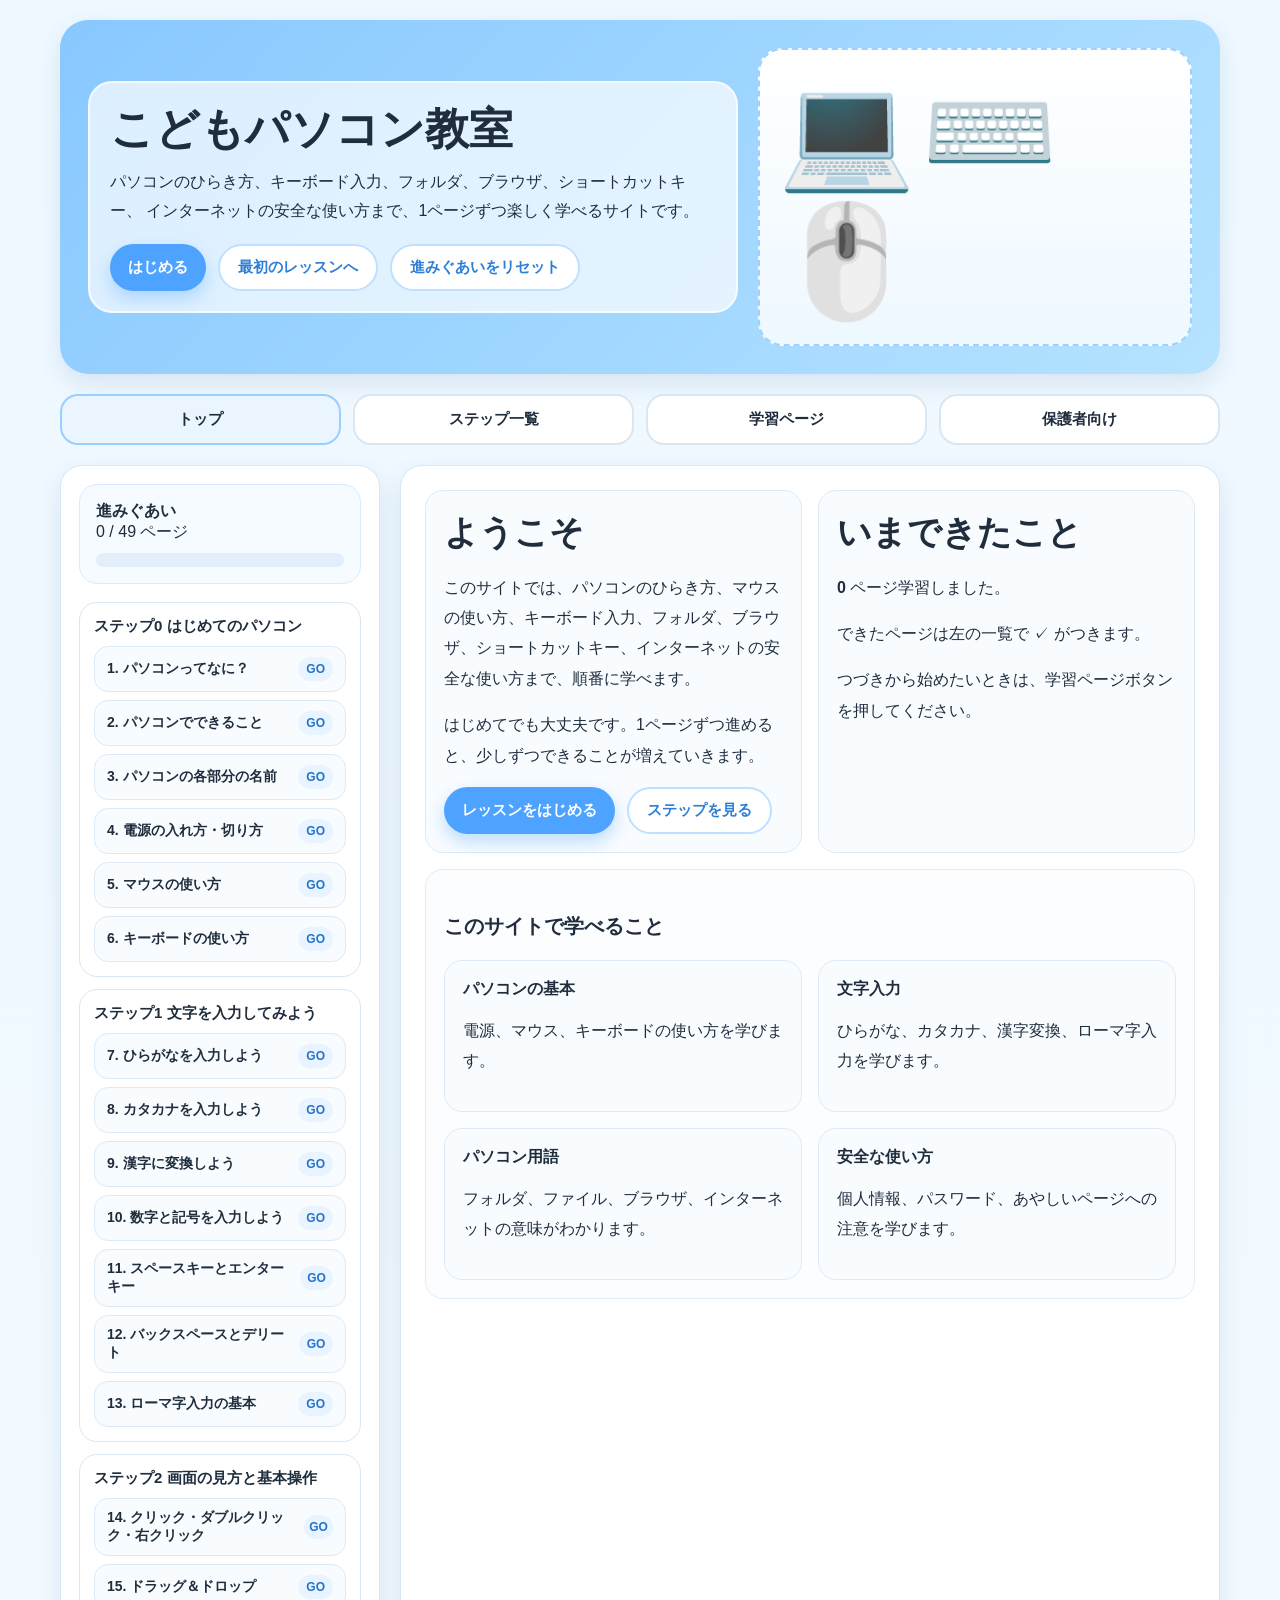
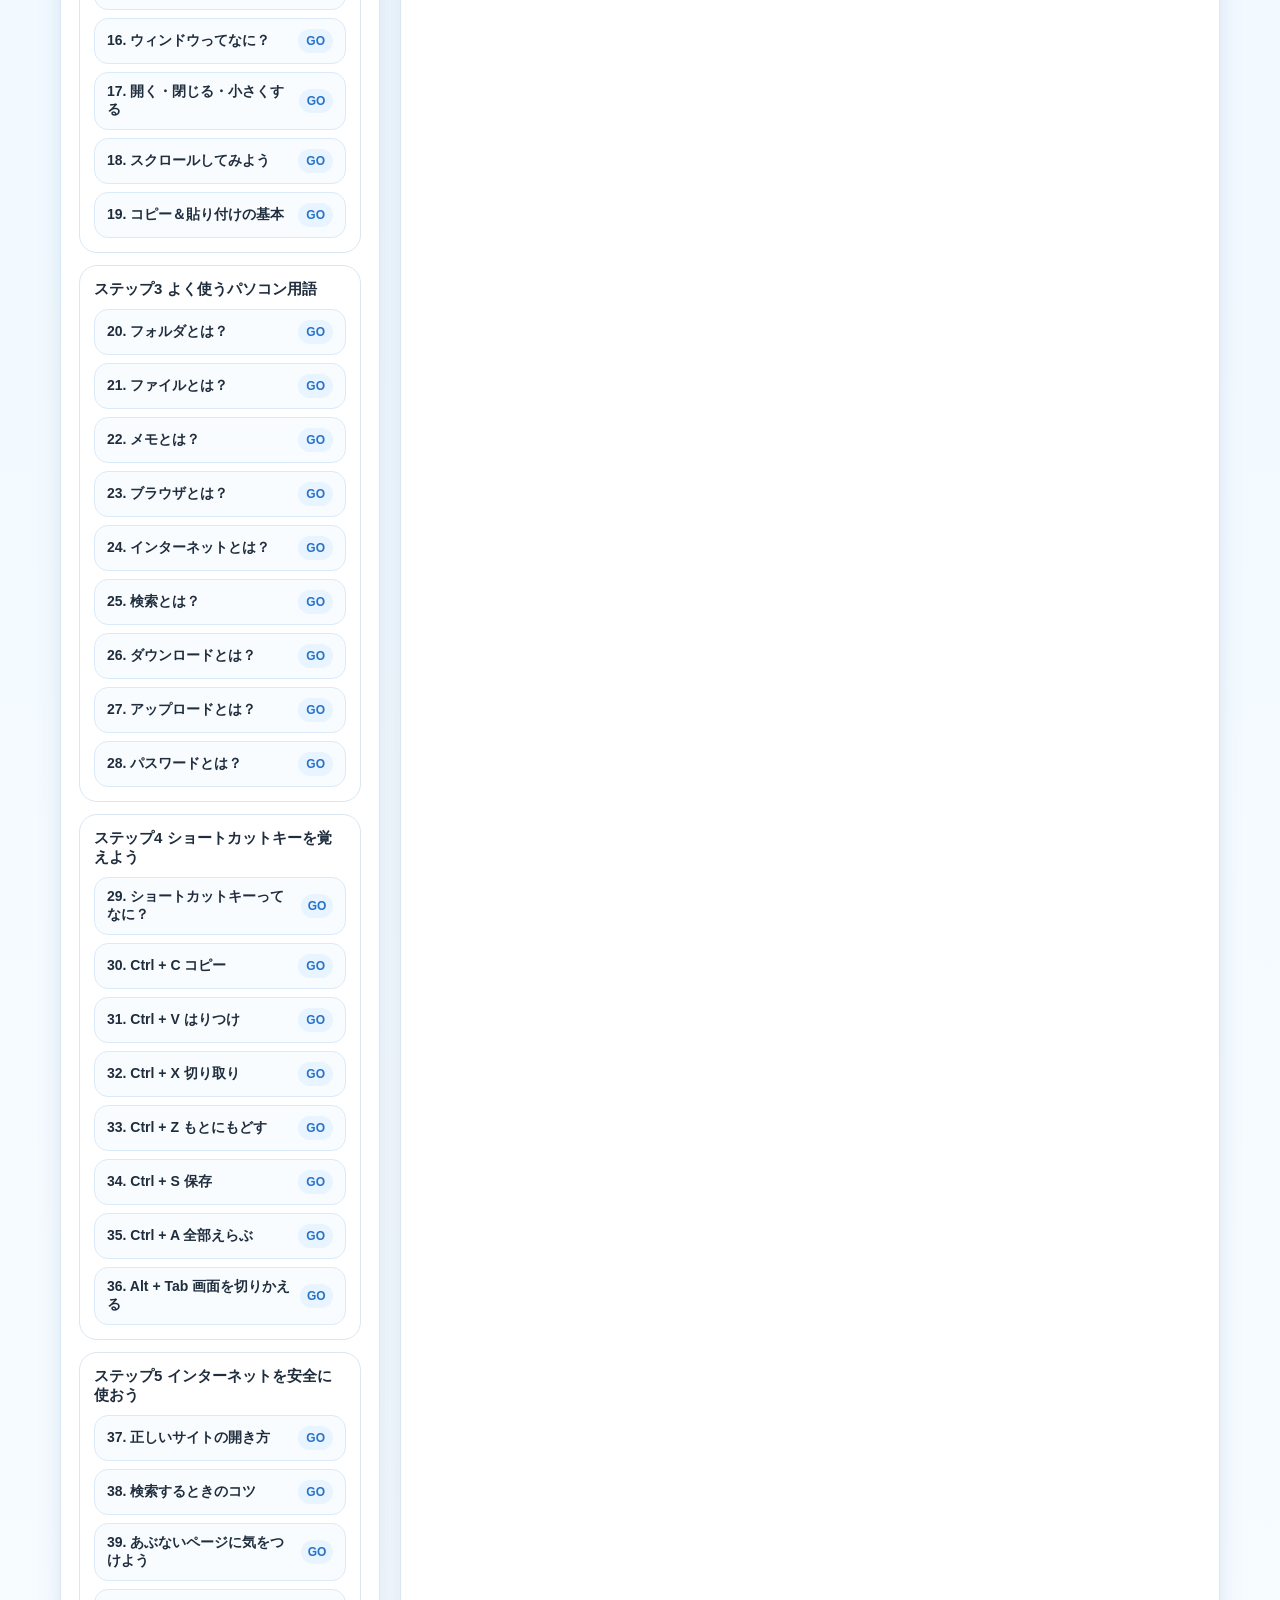
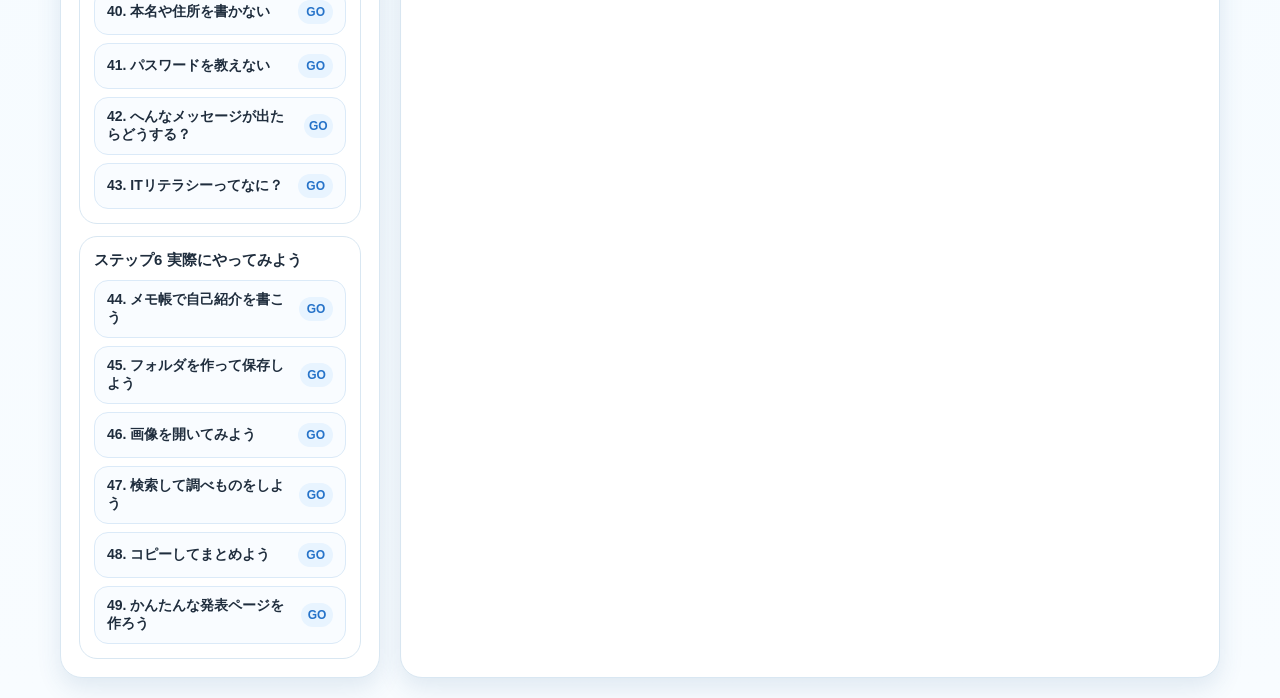
<file: index.html>
<!doctype html>
<html lang="ja">
<head>
  <meta charset="UTF-8" />
  <meta name="viewport" content="width=device-width, initial-scale=1.0" />
  <title>こどもパソコン教室</title>
  <style>
    :root {
      --bg: #f6fbff;
      --card: #ffffff;
      --line: #d9e7f2;
      --text: #1f2d3d;
      --sub: #5e7388;
      --blue: #4da3ff;
      --blue-dark: #2c7ed6;
      --yellow: #ffd85e;
      --green: #7bd88f;
      --pink: #ff9dc5;
      --shadow: 0 10px 24px rgba(42, 94, 140, 0.12);
      --radius: 22px;
    }

    * { box-sizing: border-box; }

    body {
      margin: 0;
      font-family: "Hiragino Kaku Gothic ProN", "Yu Gothic", sans-serif;
      color: var(--text);
      background: linear-gradient(180deg, #eef8ff 0%, #f8fcff 100%);
    }

    .app {
      max-width: 1200px;
      margin: 0 auto;
      padding: 20px;
    }

    header {
      background: linear-gradient(135deg, #88c8ff, #b5e3ff);
      border-radius: 28px;
      padding: 28px;
      box-shadow: var(--shadow);
      display: grid;
      grid-template-columns: 1.5fr 1fr;
      gap: 20px;
      align-items: center;
    }

    .hero-title {
      font-size: clamp(28px, 4vw, 44px);
      font-weight: 800;
      margin: 0 0 12px;
      line-height: 1.2;
    }

    .hero-text {
      font-size: 16px;
      line-height: 1.8;
      margin: 0 0 18px;
    }

    .hero-box {
      background: rgba(255,255,255,0.7);
      border-radius: 24px;
      padding: 20px;
      border: 2px solid rgba(255,255,255,0.7);
    }

    .hero-illust {
      background: linear-gradient(180deg, #ffffff, #eef8ff);
      border-radius: 24px;
      min-height: 220px;
      display: grid;
      place-items: center;
      padding: 18px;
      border: 2px dashed #9fd0ff;
    }

    .hero-emoji {
      font-size: clamp(60px, 10vw, 110px);
      letter-spacing: 6px;
    }

    .button-row {
      display: flex;
      gap: 12px;
      flex-wrap: wrap;
    }

    button {
      border: none;
      border-radius: 999px;
      padding: 12px 18px;
      font-size: 15px;
      font-weight: 700;
      cursor: pointer;
      transition: .2s ease;
    }

    button:hover { transform: translateY(-1px); }

    .primary {
      background: var(--blue);
      color: white;
      box-shadow: 0 8px 18px rgba(77, 163, 255, 0.35);
    }

    .secondary {
      background: white;
      color: var(--blue-dark);
      border: 2px solid #bfe0ff;
    }

    nav {
      display: grid;
      grid-template-columns: repeat(4, 1fr);
      gap: 12px;
      margin-top: 20px;
    }

    .nav-btn {
      background: white;
      border: 2px solid var(--line);
      color: var(--text);
      padding: 14px;
      border-radius: 18px;
      font-weight: 700;
    }

    .nav-btn.active {
      background: #eaf5ff;
      border-color: #98cfff;
    }

    .layout {
      display: grid;
      grid-template-columns: 320px 1fr;
      gap: 20px;
      margin-top: 20px;
    }

    .panel, .content {
      background: var(--card);
      border: 1px solid var(--line);
      border-radius: var(--radius);
      box-shadow: var(--shadow);
    }

    .panel {
      padding: 18px;
      position: sticky;
      top: 20px;
      height: fit-content;
    }

    .content {
      padding: 24px;
      min-height: 700px;
    }

    .progress-card {
      background: #f5fbff;
      border: 1px solid #d8ebff;
      border-radius: 18px;
      padding: 16px;
      margin-bottom: 18px;
    }

    .progress-bar {
      height: 14px;
      background: #e2effb;
      border-radius: 999px;
      overflow: hidden;
      margin-top: 10px;
    }

    .progress-fill {
      height: 100%;
      background: linear-gradient(90deg, #66b5ff, #7bd88f);
      width: 0%;
      transition: width .25s ease;
      border-radius: 999px;
    }

    .step-list {
      display: grid;
      gap: 12px;
    }

    .step-card {
      border: 1px solid var(--line);
      border-radius: 18px;
      padding: 14px;
      background: #fff;
    }

    .step-title {
      font-size: 15px;
      font-weight: 800;
      margin-bottom: 6px;
    }

    .lesson-list {
      display: grid;
      gap: 8px;
      margin-top: 10px;
    }

    .lesson-btn {
      width: 100%;
      text-align: left;
      background: #f9fcff;
      border: 1px solid #dbeaf8;
      color: var(--text);
      border-radius: 14px;
      padding: 10px 12px;
      font-size: 14px;
      font-weight: 600;
      display: flex;
      align-items: center;
      justify-content: space-between;
      gap: 8px;
    }

    .lesson-btn.done {
      background: #effcf2;
      border-color: #bde9c6;
    }

    .badge {
      display: inline-flex;
      align-items: center;
      justify-content: center;
      min-width: 24px;
      height: 24px;
      border-radius: 999px;
      background: #e8f4ff;
      color: #2673c9;
      font-size: 12px;
      font-weight: 800;
      padding: 0 8px;
    }

    .done .badge {
      background: #dff7e5;
      color: #1d8a39;
    }

    .welcome-grid,
    .cards-grid {
      display: grid;
      grid-template-columns: repeat(2, 1fr);
      gap: 16px;
    }

    .mini-card {
      background: #f9fcff;
      border: 1px solid #dceaf7;
      border-radius: 18px;
      padding: 18px;
    }

    .lesson-head {
      display: flex;
      justify-content: space-between;
      align-items: flex-start;
      gap: 12px;
      flex-wrap: wrap;
      margin-bottom: 16px;
    }

    .pill {
      display: inline-block;
      background: #eef7ff;
      color: #2f7cd2;
      padding: 8px 12px;
      border-radius: 999px;
      font-size: 13px;
      font-weight: 800;
    }

    h1, h2, h3 { line-height: 1.4; }
    h2 { font-size: clamp(24px, 3vw, 34px); margin: 0; }
    h3 { margin-top: 24px; font-size: 20px; }
    p, li { line-height: 1.9; }

    .section-box {
      background: #fbfdff;
      border: 1px solid #e1edf8;
      border-radius: 18px;
      padding: 18px;
      margin-top: 16px;
    }

    .quiz-box {
      background: #fffaf0;
      border: 1px solid #ffe3a4;
      border-radius: 18px;
      padding: 18px;
      margin-top: 18px;
    }

    .quiz-answer {
      display: none;
      margin-top: 12px;
      background: #fff;
      border-radius: 14px;
      padding: 12px;
      border: 1px dashed #f0c45b;
    }

    .quiz-answer.show { display: block; }

    .nav-bottom {
      margin-top: 26px;
      display: flex;
      justify-content: space-between;
      gap: 12px;
      flex-wrap: wrap;
    }

    .footer-note {
      margin-top: 18px;
      color: var(--sub);
      font-size: 13px;
    }

    @media (max-width: 920px) {
      header,
      .layout,
      .welcome-grid,
      .cards-grid {
        grid-template-columns: 1fr;
      }

      nav {
        grid-template-columns: repeat(2, 1fr);
      }

      .panel {
        position: static;
      }
    }

    @media (max-width: 640px) {
      .app { padding: 14px; }
      header, .content, .panel { padding: 16px; }
      nav { grid-template-columns: 1fr 1fr; }
      .lesson-head { flex-direction: column; }
      .nav-bottom { flex-direction: column; }
      .nav-bottom button { width: 100%; }
    }
  </style>
</head>
<body>
  <div class="app">
    <header>
      <div class="hero-box">
        <h1 class="hero-title">こどもパソコン教室</h1>
        <p class="hero-text">
          パソコンのひらき方、キーボード入力、フォルダ、ブラウザ、ショートカットキー、
          インターネットの安全な使い方まで、1ページずつ楽しく学べるサイトです。
        </p>
        <div class="button-row">
          <button class="primary" onclick="goHome()">はじめる</button>
          <button class="secondary" onclick="openFirstLesson()">最初のレッスンへ</button>
          <button class="secondary" onclick="resetProgress()">進みぐあいをリセット</button>
        </div>
      </div>
      <div class="hero-illust">
        <div class="hero-emoji">💻⌨️🖱️</div>
      </div>
    </header>

    <nav>
      <button class="nav-btn active" id="tab-home" onclick="showHome()">トップ</button>
      <button class="nav-btn" id="tab-steps" onclick="showStepList()">ステップ一覧</button>
      <button class="nav-btn" id="tab-lesson" onclick="showCurrentLesson()">学習ページ</button>
      <button class="nav-btn" id="tab-parent" onclick="showParentPage()">保護者向け</button>
    </nav>

    <div class="layout">
      <aside class="panel">
        <div class="progress-card">
          <div><strong>進みぐあい</strong></div>
          <div id="progressText">0 / 49 ページ</div>
          <div class="progress-bar"><div class="progress-fill" id="progressFill"></div></div>
        </div>

        <div class="step-list" id="stepList"></div>
      </aside>

      <main class="content" id="content"></main>
    </div>
  </div>

  <script>
    const steps = [
      {
        id: 0,
        title: 'ステップ0 はじめてのパソコン',
        color: '#ffd85e',
        lessons: [
          { id: 1, title: 'パソコンってなに？', learn: ['パソコンがどんなものかわかる', 'パソコンでできることを知る'], text: 'パソコンは、文字を書いたり、絵を描いたり、調べものをしたりできる機械です。学校の勉強にも、おうちでの調べものにも使えます。ゲームや動画だけでなく、発表の資料を作るときにも役立ちます。', tryList: ['パソコンでできそうなことを3つ考えよう', '学校や家で見たことがある使い方を話してみよう'], quiz: 'パソコンでできることはどれ？', choices: ['A. 文字を書く', 'B. 絵を描く', 'C. 調べものをする', 'D. ぜんぶ'], answer: '答え：D', summary: 'パソコンは、勉強にも生活にも使える便利な道具です。' },
          { id: 2, title: 'パソコンでできること', learn: ['パソコンのいろいろな使い道を知る'], text: 'パソコンでは、文章を書く、写真を見る、動画を見る、音を聞く、調べものをする、オンラインで学ぶ、発表の資料を作る、プログラミングを学ぶ、などたくさんのことができます。', tryList: ['「勉強」「遊び」「家の人のお手伝い」に分けて使い道を書こう'], quiz: 'パソコンは何のために使える？', choices: ['A. 勉強', 'B. 作品づくり', 'C. 調べもの', 'D. ぜんぶ'], answer: '答え：D', summary: 'パソコンは、いろいろなことに使える道具です。' },
          { id: 3, title: 'パソコンの各部分の名前', learn: ['パソコンの主な部分の名前を知る'], text: 'パソコンには、画面、キーボード、マウス、電源ボタン、スピーカーなどがあります。ノートパソコンは、画面とキーボードがつながっています。デスクトップパソコンは、本体と画面が別になっていることがあります。', tryList: ['自分のパソコンの画面、キーボード、電源ボタンを見つけよう'], quiz: '文字を打つ場所はどこ？', choices: ['A. キーボード', 'B. スピーカー', 'C. 画面のふち'], answer: '答え：A', summary: 'まずは、パソコンの部分の名前を覚えることが大切です。' },
          { id: 4, title: '電源の入れ方・切り方', learn: ['正しく電源を入れる方法', '正しく電源を切る方法'], text: 'パソコンを使うときは、電源ボタンを押して起動します。使い終わったら、いきなりコンセントを抜いたり、急に電源を切ったりしません。画面のメニューから正しくシャットダウンします。', tryList: ['電源ボタンを見つけよう', '大人といっしょに電源を入れよう', '正しい方法で電源を切ろう'], quiz: 'パソコンの正しい切り方は？', choices: ['A. コンセントを抜く', 'B. 画面からシャットダウンする', 'C. たたく'], answer: '答え：B', summary: 'パソコンは、正しい手順で使うことが大切です。' },
          { id: 5, title: 'マウスの使い方', learn: ['マウスでできる基本操作を知る'], text: 'マウスは、画面の矢印を動かすための道具です。主によく使うのは、クリック、ダブルクリック、右クリックです。クリックは選ぶ、ダブルクリックは開く、右クリックはメニューを出す、と覚えるとわかりやすいです。', tryList: ['画面のアイコンを1回クリックしよう', 'つぎにダブルクリックしてみよう'], quiz: 'アイコンを開くことが多い操作は？', choices: ['A. ダブルクリック', 'B. 右クリック', 'C. 長押しだけ'], answer: '答え：A', summary: 'マウスを上手に使えると、パソコン操作がしやすくなります。' },
          { id: 6, title: 'キーボードの使い方', learn: ['キーボードの役目を知る', 'よく使うキーを覚える'], text: 'キーボードは、文字や数字を入力するための道具です。よく使うキーは、スペースキー、エンターキー、バックスペースキーです。スペースは空白、エンターは決定、バックスペースは前の文字を消すときに使います。', tryList: ['自分の名前を入力しよう', 'スペースを入れよう', 'バックスペースで1文字消そう'], quiz: 'まちがえた文字を消すキーは？', choices: ['A. エンター', 'B. バックスペース', 'C. シフト'], answer: '答え：B', summary: 'キーボードには、それぞれ役目のあるキーがあります。' }
        ]
      },
      {
        id: 1,
        title: 'ステップ1 文字を入力してみよう',
        color: '#ff9dc5',
        lessons: [
          { id: 7, title: 'ひらがなを入力しよう', learn: ['ひらがなの入力に慣れる'], text: 'パソコンでは、キーボードでローマ字を入力して、ひらがなにすることが多いです。たとえば、「あ」は a、「か」は ka、「さ」は sa です。最初はゆっくりで大丈夫です。', tryList: ['あいうえお を入力しよう', '自分の名前をひらがなで入力しよう'], quiz: '「か」はどう打つ？', choices: ['A. ka', 'B. ki', 'C. ku'], answer: '答え：A', summary: 'ひらがな入力は、パソコン文字入力の第一歩です。' },
          { id: 8, title: 'カタカナを入力しよう', learn: ['カタカナ入力のやり方を知る'], text: 'カタカナは、ひらがなで入力してから変換して作ることができます。たとえば「ぱそこん」と入力して、変換すると「パソコン」になります。', tryList: ['「ゲーム」「ノート」「パソコン」を入力して変換しよう'], quiz: 'カタカナはどうやって作ることが多い？', choices: ['A. ひらがな入力して変換', 'B. マウスだけ', 'C. 電源ボタン'], answer: '答え：A', summary: 'カタカナも、ひらがなから変換して入力できます。' },
          { id: 9, title: '漢字に変換しよう', learn: ['変換の基本を知る'], text: '文字を入力したあと、スペースキーを押すと、漢字やカタカナへの変換候補が出ます。合う言葉を選んで、エンターキーで決めます。', tryList: ['「がっこう」を入力して「学校」にしよう', '「せんせい」を入力して「先生」にしよう'], quiz: '変換候補を出すことが多いキーは？', choices: ['A. スペースキー', 'B. エスケープキー', 'C. シフトキー'], answer: '答え：A', summary: '入力した文字は、変換すると見やすい文章になります。' },
          { id: 10, title: '数字と記号を入力しよう', learn: ['数字とよく使う記号を入力する'], text: 'キーボードでは、数字や記号も入力できます。たとえば、1 2 3 や、！、？、。、・ などです。作文やメモを書くときに役立ちます。', tryList: ['12345 を入力しよう', '！と？を入力しよう'], quiz: '数字はどこで入力できる？', choices: ['A. キーボード', 'B. マウスの裏', 'C. 机の上'], answer: '答え：A', summary: '数字や記号も、文章を書くときに大切です。' },
          { id: 11, title: 'スペースキーとエンターキー', learn: ['2つの大事なキーの働きを知る'], text: 'スペースキーは、空白を入れたり、変換候補を出したりするときに使います。エンターキーは、決定したり、次の行に進んだりするときに使います。', tryList: ['名前のあいだにスペースを入れよう', 'エンターで改行しよう'], quiz: '行を変えるときによく使うキーは？', choices: ['A. エンターキー', 'B. シフトキー', 'C. タブキー'], answer: '答え：A', summary: 'スペースとエンターは、文字入力でよく使う大事なキーです。' },
          { id: 12, title: 'バックスペースとデリート', learn: ['文字を消す2つの方法を知る'], text: 'バックスペースは、カーソルの前の文字を消します。デリートは、カーソルの後ろの文字を消します。まずはバックスペースが使えれば十分です。', tryList: ['まちがえて入力した文字をバックスペースで消そう'], quiz: '前の文字を消すのはどれ？', choices: ['A. バックスペース', 'B. 電源', 'C. Esc'], answer: '答え：A', summary: '消すキーを覚えると、まちがえても安心です。' },
          { id: 13, title: 'ローマ字入力の基本', learn: ['ローマ字入力の基本を知る'], text: '日本語入力では、ローマ字を使ってひらがなを出すことが多いです。例：a → あ、i → い、u → う、ka → か、ni → に、ta → た。', tryList: ['aiueo を入力しよう', 'sakura を入力してみよう'], quiz: '「た」はどう打つ？', choices: ['A. ta', 'B. to', 'C. te'], answer: '答え：A', summary: 'ローマ字入力に慣れると、文章が入力しやすくなります。' }
        ]
      },
      {
        id: 2,
        title: 'ステップ2 画面の見方と基本操作',
        color: '#7bd88f',
        lessons: [
          { id: 14, title: 'クリック・ダブルクリック・右クリック', learn: ['3つのクリックの使い分け'], text: 'クリックは選ぶ、ダブルクリックは開く、右クリックはメニューを出すときに使います。どれもマウスの大事な使い方です。', tryList: ['アイコンをクリックしよう', 'ダブルクリックで開いてみよう', '右クリックでメニューを見よう'], quiz: 'メニューを出す操作は？', choices: ['A. 右クリック', 'B. ダブルクリック', 'C. スクロール'], answer: '答え：A', summary: 'クリックの違いを知ると、操作がぐっと楽になります。' },
          { id: 15, title: 'ドラッグ＆ドロップ', learn: ['つかんで動かす操作を覚える'], text: 'ドラッグは、マウスのボタンを押したまま動かすことです。ドロップは、動かした先でボタンをはなすことです。ファイルを移動したり、絵を動かしたりするときに使います。', tryList: ['アイコンを少し動かしてみよう', '絵をドラッグして別の場所に置いてみよう'], quiz: 'ドラッグはどんな操作？', choices: ['A. 押したまま動かす', 'B. 2回押す', 'C. 音を出す'], answer: '答え：A', summary: 'ドラッグ＆ドロップは、物を動かすような操作です。' },
          { id: 16, title: 'ウィンドウってなに？', learn: ['ウィンドウの意味を知る'], text: 'ウィンドウは、パソコンの画面に出てくる四角い作業の場所です。メモを開いたとき、ブラウザを開いたとき、それぞれのアプリがウィンドウで表示されます。', tryList: ['メモとブラウザを開いて、2つのウィンドウを見よう'], quiz: '画面の中に出る四角い作業場所は？', choices: ['A. ウィンドウ', 'B. マウスパッド', 'C. 机'], answer: '答え：A', summary: 'ウィンドウは、アプリごとの作業スペースです。' },
          { id: 17, title: '開く・閉じる・小さくする', learn: ['ウィンドウの基本操作を知る'], text: 'ウィンドウは開いたり、閉じたり、小さくしたりできます。「×」は閉じる、「＿」は小さくする、四角いボタンは大きさを変えることが多いです。', tryList: ['1つのアプリを開こう', '小さくしてみよう', 'もう一度開こう', '最後に閉じよう'], quiz: '閉じるボタンはどれ？', choices: ['A. ×', 'B. ○', 'C. △'], answer: '答え：A', summary: 'ウィンドウの操作を覚えると、画面を整理しやすくなります。' },
          { id: 18, title: 'スクロールしてみよう', learn: ['画面を上下に動かして見る方法を知る'], text: '画面に全部が入りきらないときは、スクロールして続きが見られます。マウスのホイールや画面のスクロールバーを使います。', tryList: ['長いページを開いて下へスクロールしよう', '上へもどろう'], quiz: '続きを見るために画面を動かすことを何という？', choices: ['A. スクロール', 'B. シャットダウン', 'C. 保存'], answer: '答え：A', summary: 'スクロールを使うと、長いページも読めます。' },
          { id: 19, title: 'コピー＆貼り付けの基本', learn: ['コピーとはりつけの意味を知る'], text: 'コピーは、文字や絵を同じ形でうつすことです。貼り付けは、コピーしたものを別の場所に出すことです。メモをまとめるときに便利です。', tryList: ['文章を選ぼう', 'コピーしよう', '別の場所に貼り付けよう'], quiz: 'コピーしたものを出すことを何という？', choices: ['A. 貼り付け', 'B. 電源', 'C. スクロール'], answer: '答え：A', summary: 'コピーとはりつけを覚えると、作業が速くなります。' }
        ]
      },
      {
        id: 3,
        title: 'ステップ3 よく使うパソコン用語',
        color: '#8cc8ff',
        lessons: [
          { id: 20, title: 'フォルダとは？', learn: ['フォルダの意味を知る'], text: 'フォルダは、ファイルをしまう箱のようなものです。教科ごと、学年ごと、写真ごとに分けると見つけやすくなります。', tryList: ['「べんきょう」フォルダを作ろう', 'その中に「こくご」フォルダを作ろう'], quiz: 'フォルダの役目は？', choices: ['A. 整理する', 'B. 音を出す', 'C. 画面を消す'], answer: '答え：A', summary: 'フォルダは、データを整理するための箱です。' },
          { id: 21, title: 'ファイルとは？', learn: ['ファイルの意味を知る'], text: 'ファイルは、文章、写真、絵、音などのデータそのものです。フォルダの中にファイルをしまって整理します。', tryList: ['メモを保存して、1つのファイルを作ろう'], quiz: '文章や写真のデータのことを何という？', choices: ['A. ファイル', 'B. 机', 'C. コンセント'], answer: '答え：A', summary: 'ファイルは、パソコンの大切な中身です。' },
          { id: 22, title: 'メモとは？', learn: ['メモアプリの役目を知る'], text: 'メモは、文字をかんたんに書くためのアプリです。自己紹介や買い物リスト、勉強メモなどを書けます。', tryList: ['「こんにちは」と書こう', '自分の好きなものを3つ書こう'], quiz: 'かんたんに文字を書くのに向いているのは？', choices: ['A. メモ', 'B. スピーカー', 'C. カメラ'], answer: '答え：A', summary: 'メモは、まず文字入力を練習するときにぴったりです。' },
          { id: 23, title: 'ブラウザとは？', learn: ['ブラウザの役目を知る'], text: 'ブラウザは、インターネットのページを見るためのアプリです。学習サイトを見たり、調べものをしたりするときに使います。', tryList: ['ブラウザを開こう', '上の入力らんを見つけよう'], quiz: 'Webページを見るためのアプリは？', choices: ['A. ブラウザ', 'B. 電源', 'C. キーボード'], answer: '答え：A', summary: 'ブラウザは、インターネットを見る入口です。' },
          { id: 24, title: 'インターネットとは？', learn: ['インターネットの意味を知る'], text: 'インターネットは、世界中の情報につながる大きなネットワークです。動画を見たり、調べものをしたり、遠くの人とやりとりしたりできます。', tryList: ['家の人と、どんなことに使っているか話そう'], quiz: '世界中の情報につながるしくみは？', choices: ['A. インターネット', 'B. マウスだけ', 'C. えんぴつ'], answer: '答え：A', summary: 'インターネットはとても便利ですが、安全に使うことも大切です。' },
          { id: 25, title: '検索とは？', learn: ['検索の意味を知る'], text: '検索は、知りたいことを言葉でさがすことです。たとえば「カブトムシ 育て方」や「月の形 なぜ」など、知りたいことを短く入れると見つけやすいです。', tryList: ['好きな動物について検索する言葉を考えよう'], quiz: '知りたいことを言葉でさがすことを何という？', choices: ['A. 検索', 'B. 保存', 'C. 終了'], answer: '答え：A', summary: '検索ができると、知りたいことを自分で調べられます。' },
          { id: 26, title: 'ダウンロードとは？', learn: ['ダウンロードの意味を知る'], text: 'ダウンロードは、インターネット上にあるデータを自分のパソコンに取りこむことです。プリントや画像を保存するときに使うことがあります。', tryList: ['大人といっしょに安全なファイルを1つ保存してみよう'], quiz: 'ネットのデータを自分のパソコンに取りこむことは？', choices: ['A. ダウンロード', 'B. スクロール', 'C. 再起動'], answer: '答え：A', summary: 'ダウンロードは便利ですが、知らないファイルは開かないように気をつけます。' },
          { id: 27, title: 'アップロードとは？', learn: ['アップロードの意味を知る'], text: 'アップロードは、自分のパソコンにあるデータをインターネット上へ送ることです。宿題の提出や、写真を送るときに使うことがあります。', tryList: ['「送る」「提出する」という言葉とアップロードの関係を考えよう'], quiz: '自分のデータをネットへ送ることは？', choices: ['A. アップロード', 'B. シャットダウン', 'C. ダブルクリック'], answer: '答え：A', summary: 'アップロードは、ネットにデータを出すことです。' },
          { id: 28, title: 'パスワードとは？', learn: ['パスワードの役目を知る'], text: 'パスワードは、本人だけが使えるようにするための大切な合言葉です。他の人に教えないこと、かんたんすぎるものにしないことが大切です。', tryList: ['安全なパスワードのルールを1つ言ってみよう'], quiz: 'パスワードはどうする？', choices: ['A. 友だち全員に教える', 'B. ひみつにする', 'C. 紙ひこうきにする'], answer: '答え：B', summary: 'パスワードは、自分を守る大切な情報です。' }
        ]
      },
      {
        id: 4,
        title: 'ステップ4 ショートカットキーを覚えよう',
        color: '#c6b4ff',
        lessons: [
          { id: 29, title: 'ショートカットキーってなに？', learn: ['ショートカットキーの意味を知る'], text: 'ショートカットキーは、キーボードを使ってすばやく操作する方法です。メニューを開かなくても、よく使うことがすぐできます。', tryList: ['Ctrlキーの場所を見つけよう'], quiz: 'ショートカットキーは何のため？', choices: ['A. すばやく操作するため', 'B. 机をふくため', 'C. 画面を洗うため'], answer: '答え：A', summary: 'ショートカットキーを覚えると、作業が速くなります。' },
          { id: 30, title: 'Ctrl + C コピー', learn: ['コピーのショートカットを覚える'], text: 'Ctrl + C は、選んだ文字やデータをコピーするときに使います。元のものはそのまま残ります。', tryList: ['1行の文を選んで Ctrl + C を押そう'], quiz: 'コピーはどれ？', choices: ['A. Ctrl + C', 'B. Ctrl + V', 'C. Ctrl + Z'], answer: '答え：A', summary: 'Ctrl + C は、コピーです。' },
          { id: 31, title: 'Ctrl + V はりつけ', learn: ['はりつけのショートカットを覚える'], text: 'Ctrl + V は、コピーしたものを別の場所にはりつけるときに使います。', tryList: ['コピーした文を別の場所にはりつけよう'], quiz: 'はりつけはどれ？', choices: ['A. Ctrl + V', 'B. Ctrl + S', 'C. Ctrl + A'], answer: '答え：A', summary: 'Ctrl + V は、はりつけです。' },
          { id: 32, title: 'Ctrl + X 切り取り', learn: ['切り取りを知る'], text: 'Ctrl + X は、選んだものを元の場所からなくして、別の場所へ動かすための準備です。コピーとちがい、元の場所から消えます。', tryList: ['文字を切り取って、別の場所に移そう'], quiz: '元の場所からなくなるのは？', choices: ['A. 切り取り', 'B. コピー', 'C. 保存'], answer: '答え：A', summary: 'Ctrl + X は、切り取りです。' },
          { id: 33, title: 'Ctrl + Z もとにもどす', learn: ['まちがえたときの戻し方を知る'], text: 'Ctrl + Z は、1つ前の操作をもとにもどすときに使います。まちがえたときにとても便利です。', tryList: ['文字を消してみよう', 'Ctrl + Z でもとにもどそう'], quiz: 'もとにもどすのは？', choices: ['A. Ctrl + Z', 'B. Ctrl + C', 'C. Ctrl + V'], answer: '答え：A', summary: '困ったら Ctrl + Z を思い出しましょう。' },
          { id: 34, title: 'Ctrl + S 保存', learn: ['保存のショートカットを覚える'], text: 'Ctrl + S は、作ったものを保存するときに使います。文章や絵をなくさないために大切です。', tryList: ['メモを書いて Ctrl + S を押そう'], quiz: '保存はどれ？', choices: ['A. Ctrl + S', 'B. Ctrl + A', 'C. Ctrl + V'], answer: '答え：A', summary: '大事なものは、こまめに保存しましょう。' },
          { id: 35, title: 'Ctrl + A 全部えらぶ', learn: ['全部選ぶ方法を知る'], text: 'Ctrl + A は、画面の中の文字などを全部えらぶときに使います。まとめてコピーしたいときに便利です。', tryList: ['文章を全部えらんでみよう'], quiz: '全部えらぶのは？', choices: ['A. Ctrl + A', 'B. Ctrl + Z', 'C. Ctrl + X'], answer: '答え：A', summary: 'Ctrl + A は、全部えらぶときに使います。' },
          { id: 36, title: 'Alt + Tab 画面を切りかえる', learn: ['開いている画面の切り替えを知る'], text: 'Alt + Tab は、開いているアプリどうしを切りかえるときに使います。メモとブラウザを行ったり来たりしたいときに便利です。', tryList: ['メモとブラウザを開こう', 'Alt + Tab で切りかえよう'], quiz: '開いている画面を切りかえるのは？', choices: ['A. Alt + Tab', 'B. Ctrl + C', 'C. Ctrl + S'], answer: '答え：A', summary: '画面の切りかえを覚えると、作業がしやすくなります。' }
        ]
      },
      {
        id: 5,
        title: 'ステップ5 インターネットを安全に使おう',
        color: '#ffbf7d',
        lessons: [
          { id: 37, title: '正しいサイトの開き方', learn: ['安全にサイトを開く気持ちを持つ'], text: 'サイトを開くときは、知っているページや先生・家の人が教えてくれたページを使いましょう。へんな広告やあやしいボタンは押さないようにします。', tryList: ['安全そうなページとあやしいページのちがいを話そう'], quiz: 'よくわからない広告はどうする？', choices: ['A. すぐ押す', 'B. 押さない', 'C. たくさん押す'], answer: '答え：B', summary: 'サイトは、安心できるものを使うことが大切です。' },
          { id: 38, title: '検索するときのコツ', learn: ['検索語を工夫する'], text: '検索するときは、知りたいことを短くわかりやすく入れるのがコツです。たとえば「犬」だけより、「犬 飼い方」のほうが見つけやすいことがあります。', tryList: ['「月」について調べる検索語を2つ考えよう'], quiz: '見つけやすい検索のしかたは？', choices: ['A. 短くわかりやすく入れる', 'B. 何も入れない', 'C. ひたすら同じ文字を打つ'], answer: '答え：A', summary: '検索は、言葉の選び方が大切です。' },
          { id: 39, title: 'あぶないページに気をつけよう', learn: ['あやしいページに注意する'], text: '「すぐ押して」「当たりました」「ウイルスです」など、びっくりさせる画面が出ることがあります。そんなときは、自分で決めずに大人へ相談します。', tryList: ['どんな言葉があやしいか考えよう'], quiz: 'こわい画面が出たら？', choices: ['A. 何でも押す', 'B. 大人に相談する', 'C. そのまま友だちに送る'], answer: '答え：B', summary: 'あやしいページは、1人で判断しないことが大切です。' },
          { id: 40, title: '本名や住所を書かない', learn: ['個人情報を守る大切さを知る'], text: 'インターネットでは、本名、住所、電話番号、学校名などを書かないことが大切です。自分を守るためのルールです。', tryList: ['書いてよいこと、書かないほうがよいことを分けよう'], quiz: 'ネットに書かないほうがよいものは？', choices: ['A. 住所', 'B. 好きな色', 'C. 好きな食べもの'], answer: '答え：A', summary: '自分の情報は大切に守りましょう。' },
          { id: 41, title: 'パスワードを教えない', learn: ['パスワードの守り方を知る'], text: 'パスワードは、自分だけの大事なかぎです。仲のよい友だちでも、むやみに教えてはいけません。', tryList: ['なぜパスワードを教えないほうがよいか話してみよう'], quiz: 'パスワードは？', choices: ['A. みんなに教える', 'B. ひみつにする', 'C. 画面に大きく書く'], answer: '答え：B', summary: 'パスワードは、かならず大切にしましょう。' },
          { id: 42, title: 'へんなメッセージが出たらどうする？', learn: ['困ったときの行動を知る'], text: '知らないメッセージやこわい画面が出たら、あわてないことが大切です。勝手に押さず、大人や先生に見せましょう。', tryList: ['困ったときに相談する相手を考えよう'], quiz: 'へんなメッセージが出たらまず何をする？', choices: ['A. あわてて押す', 'B. 相談する', 'C. 画面をたたく'], answer: '答え：B', summary: '困ったときは、1人で何とかしようとしないことが大切です。' },
          { id: 43, title: 'ITリテラシーってなに？', learn: ['ITリテラシーの意味を知る'], text: 'ITリテラシーとは、パソコンやインターネットを正しく、安全に使う力のことです。ただ使えるだけでなく、考えながら使うことが大切です。', tryList: ['「安全に使うために大切なこと」を3つ考えよう'], quiz: 'ITリテラシーに入るのはどれ？', choices: ['A. 安全に使う', 'B. 正しく考える', 'C. 情報をたしかめる', 'D. ぜんぶ'], answer: '答え：D', summary: 'これからの時代は、正しく使う力もとても大切です。' }
        ]
      },
      {
        id: 6,
        title: 'ステップ6 実際にやってみよう',
        color: '#9fe0ff',
        lessons: [
          { id: 44, title: 'メモ帳で自己紹介を書こう', learn: ['文字入力と改行の練習をする'], text: 'メモ帳を使って、名前、好きな食べもの、好きな遊びなどを書いてみましょう。書くことで、文字入力に慣れることができます。', tryList: ['名前', '好きな食べもの', '好きな教科 の3つを書こう'], quiz: '文字をかんたんに書く練習に向いているのは？', choices: ['A. メモ帳', 'B. 電源ボタン', 'C. スピーカー'], answer: '答え：A', summary: 'まずは、自分のことを書くと入力練習がしやすいです。' },
          { id: 45, title: 'フォルダを作って保存しよう', learn: ['フォルダ作成と保存を体験する'], text: '作ったメモは、そのままではなく保存すると、あとでまた見られます。自分のフォルダを作って、その中にしまってみましょう。', tryList: ['「わたしのべんきょう」フォルダを作ろう', '自己紹介メモをその中に保存しよう'], quiz: '作ったものをのこすことを何という？', choices: ['A. 保存', 'B. 終了', 'C. 削除'], answer: '答え：A', summary: '作ったものは、フォルダに分けて保存すると見つけやすいです。' },
          { id: 46, title: '画像を開いてみよう', learn: ['画像ファイルを見る体験をする'], text: 'パソコンでは、写真や絵もファイルとして開けます。ダブルクリックすると開けることが多いです。', tryList: ['1枚の画像を開こう', '閉じて、もう一度開こう'], quiz: '画像も何の一種？', choices: ['A. ファイル', 'B. 机', 'C. コードだけ'], answer: '答え：A', summary: '文章だけでなく、画像もファイルとしてあつかいます。' },
          { id: 47, title: '検索して調べものをしよう', learn: ['検索を使って情報をさがす'], text: '知りたいことを検索すると、自分で調べられるようになります。でも、出てきた情報が本当かどうかは、大人といっしょにたしかめることも大切です。', tryList: ['「アリ たべもの」など、身近なことで検索してみよう'], quiz: '検索のあとに大切なことは？', choices: ['A. 何でも信じる', 'B. たしかめる', 'C. すぐ消す'], answer: '答え：B', summary: '調べものは、検索とたしかめる力の両方が大切です。' },
          { id: 48, title: 'コピーしてまとめよう', learn: ['必要な情報をまとめる練習をする'], text: '調べたことをそのまま全部うつすだけではなく、大事なところを選んでまとめることが大切です。コピーは便利ですが、読みやすく整理することも大事です。', tryList: ['調べたことを2文だけメモにまとめよう'], quiz: 'コピーしたあとに大切なことは？', choices: ['A. 整理する', 'B. そのまま放置する', 'C. 全部消す'], answer: '答え：A', summary: 'コピーは便利ですが、まとめる力も大切です。' },
          { id: 49, title: 'かんたんな発表ページを作ろう', learn: ['学んだことを使ってまとめる'], text: '最後は、自分の好きなものについて、タイトルと文章を入れたかんたんな発表ページを作ります。文字入力、保存、コピー、検索など、いままでの学びを使って作れます。', tryList: ['テーマを1つ決めよう', 'タイトルを書く', '3つの説明を書く', '保存する'], quiz: '発表ページ作りで使う力は？', choices: ['A. 文字入力', 'B. 保存', 'C. まとめる力', 'D. ぜんぶ'], answer: '答え：D', summary: '自分で作ると、できることがぐっと増えたと実感できます。' }
        ]
      }
    ];

    const allLessons = steps.flatMap(step => step.lessons.map(lesson => ({ ...lesson, stepId: step.id, stepTitle: step.title })));
    let currentView = 'home';
    let currentLessonId = Number(localStorage.getItem('pcSchoolCurrentLesson') || 1);
    let progress = JSON.parse(localStorage.getItem('pcSchoolProgress') || '[]');

    function saveState() {
      localStorage.setItem('pcSchoolCurrentLesson', String(currentLessonId));
      localStorage.setItem('pcSchoolProgress', JSON.stringify(progress));
    }

    function markDone(id) {
      if (!progress.includes(id)) progress.push(id);
      saveState();
      renderSidebar();
      updateProgress();
    }

    function resetProgress() {
      progress = [];
      currentLessonId = 1;
      saveState();
      renderSidebar();
      updateProgress();
      showHome();
    }

    function getLessonById(id) {
      return allLessons.find(item => item.id === id);
    }

    function updateProgress() {
      const total = allLessons.length;
      const done = progress.length;
      document.getElementById('progressText').textContent = `${done} / ${total} ページ`;
      document.getElementById('progressFill').style.width = `${(done / total) * 100}%`;
    }

    function renderSidebar() {
      const el = document.getElementById('stepList');
      el.innerHTML = steps.map(step => {
        const lessonsHtml = step.lessons.map(lesson => {
          const done = progress.includes(lesson.id);
          return `
            <button class="lesson-btn ${done ? 'done' : ''}" onclick="openLesson(${lesson.id})">
              <span>${lesson.id}. ${lesson.title}</span>
              <span class="badge">${done ? '✓' : 'GO'}</span>
            </button>
          `;
        }).join('');

        return `
          <div class="step-card">
            <div class="step-title">${step.title}</div>
            <div class="lesson-list">${lessonsHtml}</div>
          </div>
        `;
      }).join('');
    }

    function setActiveTab(view) {
      ['home', 'steps', 'lesson', 'parent'].forEach(name => {
        document.getElementById(`tab-${name}`).classList.toggle('active', name === view);
      });
    }

    function showHome() {
      currentView = 'home';
      setActiveTab('home');
      const done = progress.length;
      document.getElementById('content').innerHTML = `
        <div class="welcome-grid">
          <section class="mini-card">
            <h2>ようこそ</h2>
            <p>このサイトでは、パソコンのひらき方、マウスの使い方、キーボード入力、フォルダ、ブラウザ、ショートカットキー、インターネットの安全な使い方まで、順番に学べます。</p>
            <p>はじめてでも大丈夫です。1ページずつ進めると、少しずつできることが増えていきます。</p>
            <div class="button-row">
              <button class="primary" onclick="openFirstLesson()">レッスンをはじめる</button>
              <button class="secondary" onclick="showStepList()">ステップを見る</button>
            </div>
          </section>
          <section class="mini-card">
            <h2>いまできたこと</h2>
            <p><strong>${done}</strong> ページ学習しました。</p>
            <p>できたページは左の一覧で ✓ がつきます。</p>
            <p>つづきから始めたいときは、学習ページボタンを押してください。</p>
          </section>
        </div>

        <section class="section-box">
          <h3>このサイトで学べること</h3>
          <div class="cards-grid">
            <div class="mini-card"><strong>パソコンの基本</strong><p>電源、マウス、キーボードの使い方を学びます。</p></div>
            <div class="mini-card"><strong>文字入力</strong><p>ひらがな、カタカナ、漢字変換、ローマ字入力を学びます。</p></div>
            <div class="mini-card"><strong>パソコン用語</strong><p>フォルダ、ファイル、ブラウザ、インターネットの意味がわかります。</p></div>
            <div class="mini-card"><strong>安全な使い方</strong><p>個人情報、パスワード、あやしいページへの注意を学びます。</p></div>
          </div>
        </section>
      `;
    }

    function showStepList() {
      currentView = 'steps';
      setActiveTab('steps');
      document.getElementById('content').innerHTML = `
        <h2>ステップ一覧</h2>
        <p>学びたいところから進めても、上から順番に進めても大丈夫です。</p>
        <div class="cards-grid">
          ${steps.map(step => `
            <section class="mini-card">
              <h3>${step.title}</h3>
              <p>レッスン数：${step.lessons.length}ページ</p>
              <button class="primary" onclick="openLesson(${step.lessons[0].id})">このステップをはじめる</button>
            </section>
          `).join('')}
        </div>
      `;
    }

    function showCurrentLesson() {
      openLesson(currentLessonId);
    }

    function openFirstLesson() {
      openLesson(1);
    }

    function showParentPage() {
      currentView = 'parent';
      setActiveTab('parent');
      document.getElementById('content').innerHTML = `
        <h2>保護者向けページ</h2>
        <div class="section-box">
          <p>このサイトは、小学生がパソコンの基本を無理なく学べるように作られています。</p>
          <p>文字入力やファイル保存といった操作だけでなく、インターネットの安全な使い方や個人情報を守る意識も育てる構成です。</p>
        </div>
        <div class="section-box">
          <h3>家庭での見守りポイント</h3>
          <ul>
            <li>わからないときはすぐ相談する</li>
            <li>パスワードを勝手に教えない</li>
            <li>あやしい画面は1人で触らない</li>
            <li>長時間使いすぎないように休けいを入れる</li>
          </ul>
        </div>
        <div class="section-box">
          <h3>おすすめの使い方</h3>
          <ul>
            <li>1日1〜2ページずつ進める</li>
            <li>学んだ内容を実際のパソコンで試す</li>
            <li>クイズの答えを親子で話す</li>
          </ul>
        </div>
      `;
    }

    function openLesson(id) {
      currentLessonId = id;
      saveState();
      currentView = 'lesson';
      setActiveTab('lesson');
      const lesson = getLessonById(id);
      const index = allLessons.findIndex(item => item.id === id);
      const prev = allLessons[index - 1];
      const next = allLessons[index + 1];
      const done = progress.includes(id);

      document.getElementById('content').innerHTML = `
        <div class="lesson-head">
          <div>
            <span class="pill">${lesson.stepTitle}</span>
            <h2>${lesson.id}. ${lesson.title}</h2>
          </div>
          <div class="button-row">
            <button class="primary" onclick="completeLesson(${lesson.id})">${done ? '学習ずみです' : 'できた！'}</button>
          </div>
        </div>

        <div class="section-box">
          <h3>このページで学ぶこと</h3>
          <ul>${lesson.learn.map(item => `<li>${item}</li>`).join('')}</ul>
        </div>

        <div class="section-box">
          <h3>やさしい説明</h3>
          <p>${lesson.text}</p>
        </div>

        <div class="section-box">
          <h3>やってみよう</h3>
          <ul>${lesson.tryList.map(item => `<li>${item}</li>`).join('')}</ul>
        </div>

        <div class="quiz-box">
          <h3>ミニクイズ</h3>
          <p><strong>${lesson.quiz}</strong></p>
          <ul>${lesson.choices.map(item => `<li>${item}</li>`).join('')}</ul>
          <button class="secondary" onclick="toggleAnswer()">答えを見る</button>
          <div class="quiz-answer" id="quizAnswer">${lesson.answer}</div>
        </div>

        <div class="section-box">
          <h3>まとめ</h3>
          <p>${lesson.summary}</p>
        </div>

        <div class="nav-bottom">
          <button class="secondary" ${prev ? `onclick="openLesson(${prev.id})"` : 'disabled'}>← 前のページ</button>
          <button class="primary" onclick="completeAndNext(${lesson.id})">できた！つぎへ →</button>
          <button class="secondary" ${next ? `onclick="openLesson(${next.id})"` : 'disabled'}>つぎのページだけ見る →</button>
        </div>

        <p class="footer-note">※ 「できた！」を押すと進みぐあいに反映されます。</p>
      `;
      window.scrollTo({ top: 0, behavior: 'smooth' });
    }

    function toggleAnswer() {
      const el = document.getElementById('quizAnswer');
      if (el) el.classList.toggle('show');
    }

    function completeLesson(id) {
      markDone(id);
      openLesson(id);
    }

    function completeAndNext(id) {
      markDone(id);
      const index = allLessons.findIndex(item => item.id === id);
      const next = allLessons[index + 1];
      if (next) openLesson(next.id);
      else showHome();
    }

    renderSidebar();
    updateProgress();
    showHome();
  </script>
</body>
</html>
</file>
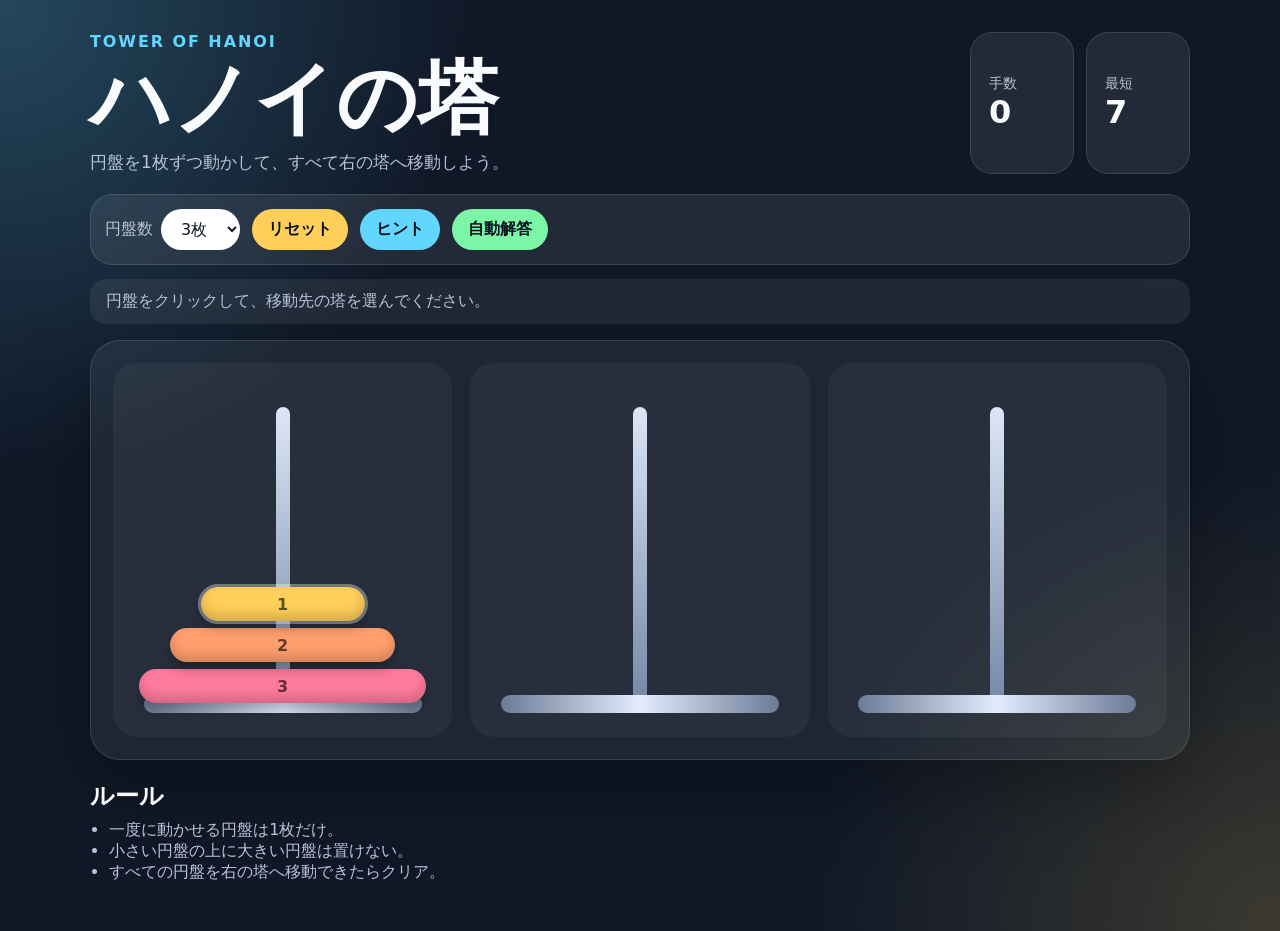
<file: hanoi_tower/index.html>
<!DOCTYPE html>
<html lang="ja">
<head>
  <meta charset="UTF-8" />
  <meta name="viewport" content="width=device-width, initial-scale=1.0" />
  <title>ハノイの塔</title>
  <link rel="stylesheet" href="style.css" />
</head>
<body>
  <main class="app">
    <section class="hero">
      <div>
        <p class="eyebrow">Tower of Hanoi</p>
        <h1>ハノイの塔</h1>
        <p class="lead">円盤を1枚ずつ動かして、すべて右の塔へ移動しよう。</p>
      </div>
      <div class="status-card">
        <div>
          <span>手数</span>
          <strong id="moveCount">0</strong>
        </div>
        <div>
          <span>最短</span>
          <strong id="minMoves">7</strong>
        </div>
      </div>
    </section>

    <section class="controls" aria-label="ゲーム設定">
      <label>
        円盤数
        <select id="diskSelect">
          <option value="3">3枚</option>
          <option value="4">4枚</option>
          <option value="5">5枚</option>
          <option value="6">6枚</option>
          <option value="7">7枚</option>
        </select>
      </label>
      <button id="resetBtn" type="button">リセット</button>
      <button id="hintBtn" type="button">ヒント</button>
      <button id="autoBtn" type="button">自動解答</button>
    </section>

    <section class="message" id="message">円盤をクリックして、移動先の塔を選んでください。</section>

    <section class="board" id="board" aria-label="ハノイの塔ゲーム盤">
      <div class="tower" data-tower="0" role="button" tabindex="0" aria-label="左の塔">
        <div class="peg"></div>
        <div class="base"></div>
      </div>
      <div class="tower" data-tower="1" role="button" tabindex="0" aria-label="中央の塔">
        <div class="peg"></div>
        <div class="base"></div>
      </div>
      <div class="tower" data-tower="2" role="button" tabindex="0" aria-label="右の塔">
        <div class="peg"></div>
        <div class="base"></div>
      </div>
    </section>

    <section class="rules">
      <h2>ルール</h2>
      <ul>
        <li>一度に動かせる円盤は1枚だけ。</li>
        <li>小さい円盤の上に大きい円盤は置けない。</li>
        <li>すべての円盤を右の塔へ移動できたらクリア。</li>
      </ul>
    </section>
  </main>

  <div class="modal" id="clearModal" hidden>
    <div class="modal-content">
      <h2>クリア！</h2>
      <p id="clearText"></p>
      <button id="closeModalBtn" type="button">閉じる</button>
    </div>
  </div>

  <script src="app.js"></script>
</body>
</html>
</file>
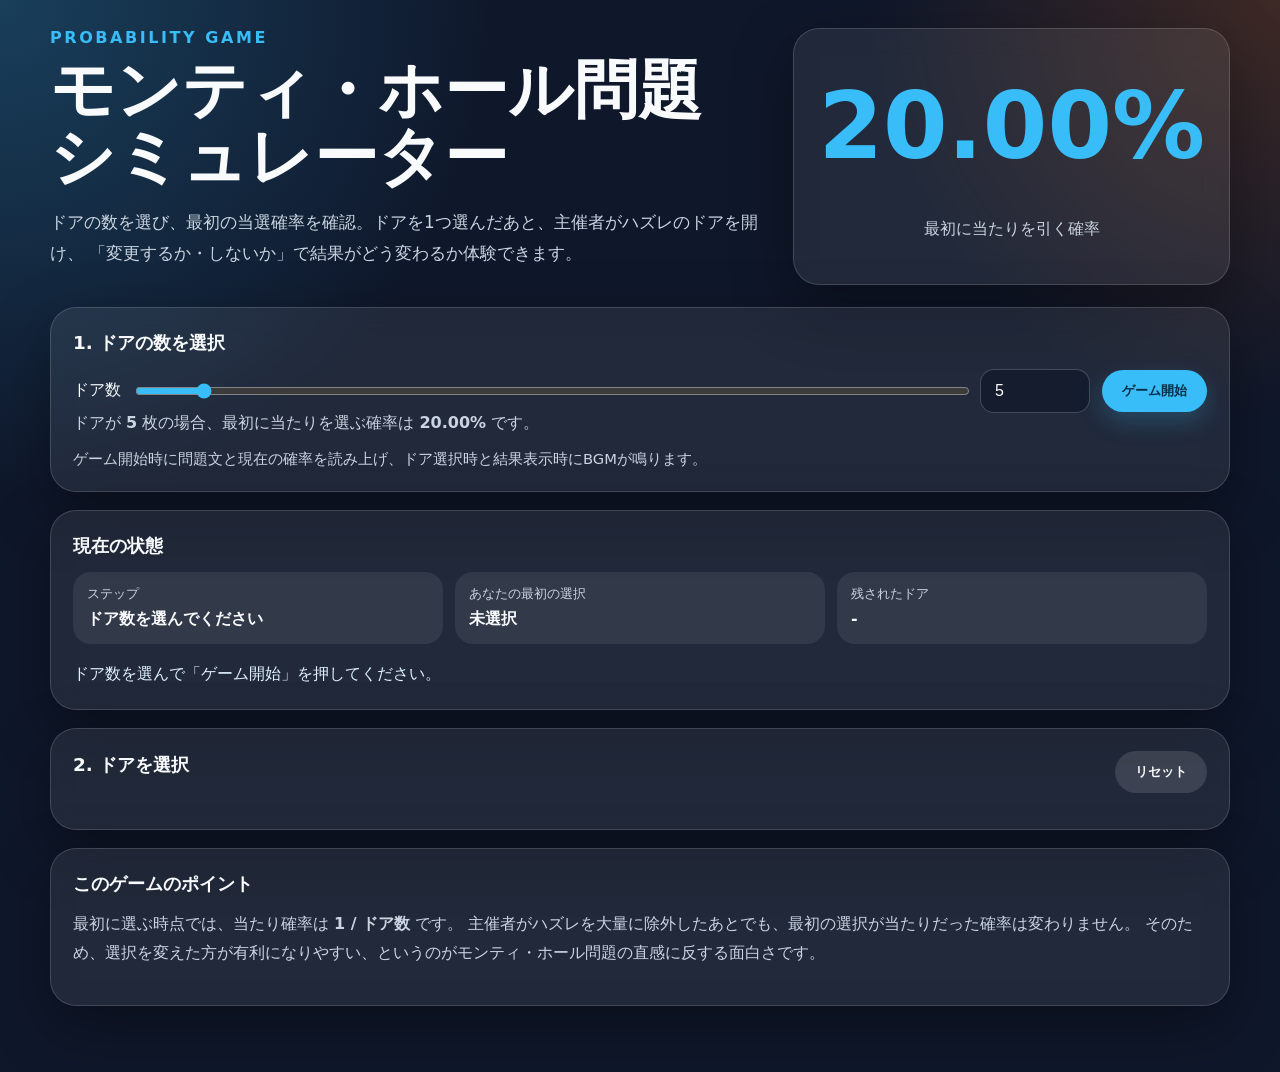
<file: monty_hall/index.html>
<!DOCTYPE html>
<html lang="ja">
<head>
  <meta charset="UTF-8" />
  <meta name="viewport" content="width=device-width, initial-scale=1.0" />
  <title>モンティ・ホール問題シミュレーター</title>
  <link rel="stylesheet" href="style.css" />
</head>
<body>
  <main class="app">
    <section class="hero">
      <div>
        <p class="eyebrow">Probability Game</p>
        <h1>モンティ・ホール問題<br />シミュレーター</h1>
        <p class="lead">
          ドアの数を選び、最初の当選確率を確認。ドアを1つ選んだあと、主催者がハズレのドアを開け、
          「変更するか・しないか」で結果がどう変わるか体験できます。
        </p>
      </div>
      <div class="hero-card">
        <span class="big-number" id="initialProbability">?</span>
        <span class="caption">最初に当たりを引く確率</span>
      </div>
    </section>

    <section class="panel setup" id="setupPanel">
      <h2>1. ドアの数を選択</h2>
      <div class="controls">
        <label for="doorCount">ドア数</label>
        <input type="range" id="doorCount" min="3" max="30" value="5" />
        <input type="number" id="doorCountNumber" min="3" max="100" value="5" />
        <button id="startBtn">ゲーム開始</button>
      </div>
      <p class="note">
        ドアが <strong id="doorCountText">5</strong> 枚の場合、最初に当たりを選ぶ確率は
        <strong id="probabilityText">20.00%</strong> です。
      </p>
      <p class="audio-note">
        ゲーム開始時に問題文と現在の確率を読み上げ、ドア選択時と結果表示時にBGMが鳴ります。
      </p>
    </section>

    <section class="panel status-panel">
      <h2>現在の状態</h2>
      <div class="status-grid">
        <div>
          <span class="label">ステップ</span>
          <strong id="stepText">ドア数を選んでください</strong>
        </div>
        <div>
          <span class="label">あなたの最初の選択</span>
          <strong id="firstChoiceText">未選択</strong>
        </div>
        <div>
          <span class="label">残されたドア</span>
          <strong id="remainingText">-</strong>
        </div>
      </div>
      <p id="message" class="message">ドア数を選んで「ゲーム開始」を押してください。</p>
    </section>

    <section class="doors-area">
      <div class="doors-header">
        <h2>2. ドアを選択</h2>
        <button id="resetBtn" class="secondary">リセット</button>
      </div>
      <div id="doors" class="doors"></div>
    </section>

    <section class="panel action-panel hidden" id="switchPanel">
      <h2>3. 選択を変えますか？</h2>
      <p>
        主催者は、あなたのドア・当たりのドア・ハズレのドアの合計3枚を残し、それ以外のハズレドアを開けました。
      </p>
      <div class="action-buttons">
        <button id="stayBtn">変更しない</button>
        <button id="switchBtn" class="accent">別のドアへ変更する</button>
      </div>
      <p class="hint">
        参考：この形式では、最初の選択を変更すると勝率はおおむね <strong id="switchRateText">-</strong> になります。
      </p>
    </section>

    <section class="panel result-panel hidden" id="resultPanel">
      <h2>結果</h2>
      <div id="resultBadge" class="result-badge">?</div>
      <p id="resultText"></p>
      <button id="playAgainBtn">もう一度遊ぶ</button>
    </section>

    <section class="panel explain-panel">
      <h2>このゲームのポイント</h2>
      <p>
        最初に選ぶ時点では、当たり確率は <strong>1 / ドア数</strong> です。
        主催者がハズレを大量に除外したあとでも、最初の選択が当たりだった確率は変わりません。
        そのため、選択を変えた方が有利になりやすい、というのがモンティ・ホール問題の直感に反する面白さです。
      </p>
    </section>
  </main>

  <script src="app.js"></script>
</body>
</html>
</file>
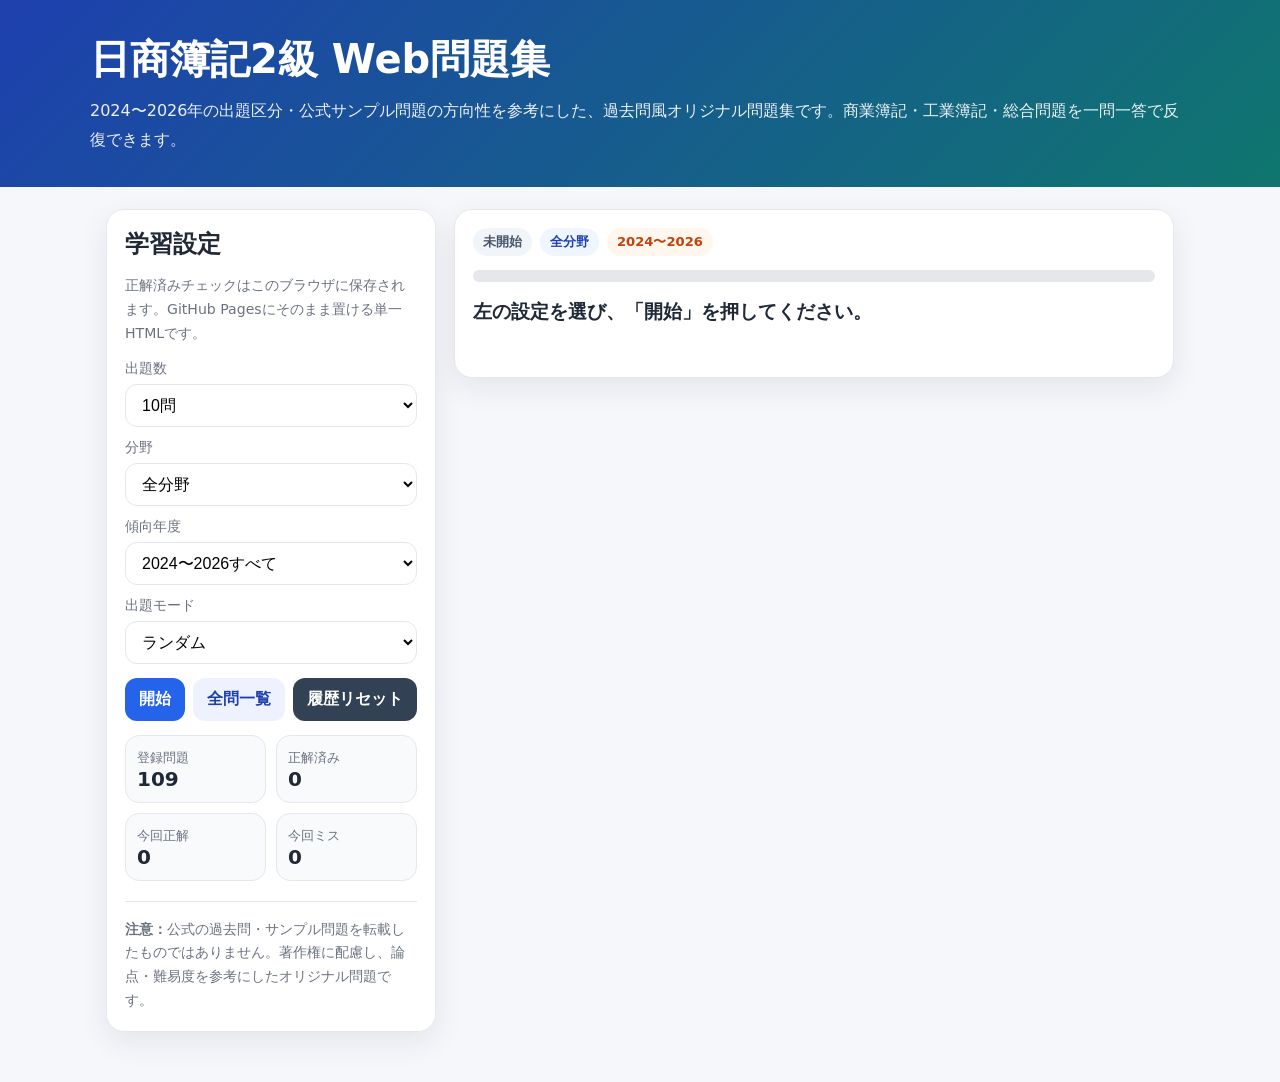
<file: boki2.html>
<!doctype html>
<html lang="ja">
<head>
  <meta charset="UTF-8" />
  <meta name="viewport" content="width=device-width, initial-scale=1.0" />
  <title>日商簿記2級 過去問風Web問題集 2024-2026 修正版</title>
  <style>
    :root {
      --bg: #f6f7fb;
      --card: #ffffff;
      --text: #1f2937;
      --muted: #6b7280;
      --line: #e5e7eb;
      --accent: #2563eb;
      --accent2: #0f766e;
      --bad: #dc2626;
      --good: #16a34a;
      --warn: #f59e0b;
      --shadow: 0 10px 30px rgba(15, 23, 42, 0.08);
    }
    * { box-sizing: border-box; }
    body { margin: 0; font-family: system-ui, -apple-system, BlinkMacSystemFont, "Segoe UI", sans-serif; background: var(--bg); color: var(--text); }
    header { background: linear-gradient(135deg, #1e40af, #0f766e); color: white; padding: 32px 18px; }
    .wrap { max-width: 1100px; margin: 0 auto; }
    h1 { margin: 0 0 10px; font-size: clamp(1.55rem, 4vw, 2.5rem); }
    .lead { margin: 0; opacity: .92; line-height: 1.8; }
    main { padding: 22px 16px 50px; }
    .grid { display: grid; grid-template-columns: 330px 1fr; gap: 18px; align-items: start; }
    .card { background: var(--card); border: 1px solid var(--line); border-radius: 18px; box-shadow: var(--shadow); padding: 18px; }
    .side { position: sticky; top: 12px; }
    label { display:block; font-size: .86rem; color: var(--muted); margin: 12px 0 6px; }
    select, input[type="search"] { width: 100%; border: 1px solid var(--line); border-radius: 12px; padding: 11px 12px; font-size: 1rem; background: white; }
    button { border: 0; border-radius: 12px; padding: 11px 14px; font-size: 1rem; font-weight: 700; cursor: pointer; background: var(--accent); color: white; transition: .15s transform, .15s opacity; }
    button:hover { transform: translateY(-1px); opacity: .94; }
    button.secondary { background: #334155; }
    button.ghost { background: #eef2ff; color: #1e40af; }
    button.good { background: var(--good); }
    button.bad { background: var(--bad); }
    button:disabled { opacity: .45; cursor: not-allowed; transform:none; }
    .btn-row { display: flex; gap: 8px; flex-wrap: wrap; margin-top: 14px; }
    .stats { display: grid; grid-template-columns: repeat(2, 1fr); gap: 10px; margin-top: 14px; }
    .stat { background: #f8fafc; border: 1px solid var(--line); border-radius: 14px; padding: 11px; }
    .stat b { display:block; font-size: 1.25rem; }
    .note { font-size: .88rem; color: var(--muted); line-height: 1.7; }
    .badgetray { display: flex; gap: 8px; flex-wrap: wrap; margin: 0 0 14px; }
    .badge { display:inline-flex; align-items:center; gap:5px; padding: 5px 10px; border-radius: 999px; background: #eff6ff; color:#1e40af; font-weight:700; font-size:.82rem; }
    .badge.green { background: #ecfdf5; color: #047857; }
    .badge.orange { background: #fff7ed; color: #c2410c; }
    .badge.gray { background:#f1f5f9; color:#475569; }
    .question { font-size: 1.18rem; line-height: 1.85; margin: 12px 0 16px; font-weight: 700; }
    .options { display: grid; gap: 10px; }
    .option { border: 2px solid var(--line); background: white; color: var(--text); text-align: left; border-radius: 14px; padding: 14px; font-weight: 600; line-height: 1.6; }
    .option:hover { border-color: #93c5fd; background:#f8fbff; }
    .option.correct { border-color: var(--good); background: #ecfdf5; }
    .option.wrong { border-color: var(--bad); background: #fef2f2; }
    .explain { margin-top: 16px; padding: 14px; border-left: 5px solid var(--accent2); background: #f0fdfa; border-radius: 12px; line-height: 1.8; display:none; }
    .progressbar { width: 100%; height: 12px; border-radius: 999px; background:#e5e7eb; overflow:hidden; margin: 12px 0; }
    .progressbar > div { height:100%; width:0%; background: linear-gradient(90deg, var(--accent), var(--accent2)); transition: width .25s; }
    .result { display:none; }
    .result h2 { margin-top:0; }
    .review-item { border-top: 1px solid var(--line); padding: 12px 0; line-height:1.7; }
    .list { margin-top: 18px; display:none; }
    details { border:1px solid var(--line); border-radius:14px; padding: 12px; margin: 10px 0; background:#fff; }
    summary { cursor:pointer; font-weight:700; }
    .mini { font-size: .82rem; color: var(--muted); }
    .footer { margin-top: 20px; padding-top: 16px; border-top: 1px solid var(--line); }
    @media (max-width: 860px) {
      .grid { grid-template-columns: 1fr; }
      .side { position: static; }
      .stats { grid-template-columns: repeat(4, 1fr); }
    }
    @media (max-width: 520px) {
      header { padding: 24px 14px; }
      main { padding: 14px 10px 36px; }
      .card { padding: 14px; border-radius: 16px; }
      .stats { grid-template-columns: repeat(2, 1fr); }
      .question { font-size: 1.04rem; }
      button, select, input[type="search"] { font-size: .95rem; }
    }
  </style>
</head>
<body>
  <header>
    <div class="wrap">
      <h1>日商簿記2級 Web問題集</h1>
      <p class="lead">2024〜2026年の出題区分・公式サンプル問題の方向性を参考にした、過去問風オリジナル問題集です。商業簿記・工業簿記・総合問題を一問一答で反復できます。</p>
    </div>
  </header>

  <main class="wrap">
    <div class="grid">
      <aside class="card side">
        <h2 style="margin:0 0 8px;">学習設定</h2>
        <p class="note">正解済みチェックはこのブラウザに保存されます。GitHub Pagesにそのまま置ける単一HTMLです。</p>

        <label for="count">出題数</label>
        <select id="count">
          <option value="10">10問</option>
          <option value="30">30問</option>
          <option value="50">50問</option>
          <option value="100">100問</option>
        </select>

        <label for="area">分野</label>
        <select id="area">
          <option value="all">全分野</option>
          <option value="商業簿記">商業簿記</option>
          <option value="工業簿記">工業簿記</option>
          <option value="総合問題">総合問題</option>
        </select>

        <label for="year">傾向年度</label>
        <select id="year">
          <option value="all">2024〜2026すべて</option>
          <option value="2024傾向">2024傾向</option>
          <option value="2025傾向">2025傾向</option>
          <option value="2026傾向">2026傾向</option>
        </select>

        <label for="mode">出題モード</label>
        <select id="mode">
          <option value="shuffle">ランダム</option>
          <option value="weak">未正解・苦手優先</option>
          <option value="order">番号順</option>
        </select>

        <div class="btn-row">
          <button id="startBtn">開始</button>
          <button id="listBtn" class="ghost">全問一覧</button>
          <button id="resetBtn" class="secondary">履歴リセット</button>
        </div>

        <div class="stats">
          <div class="stat"><span class="mini">登録問題</span><b id="totalQ">0</b></div>
          <div class="stat"><span class="mini">正解済み</span><b id="doneQ">0</b></div>
          <div class="stat"><span class="mini">今回正解</span><b id="sessionGood">0</b></div>
          <div class="stat"><span class="mini">今回ミス</span><b id="sessionBad">0</b></div>
        </div>

        <div class="footer note">
          <b>注意：</b>公式の過去問・サンプル問題を転載したものではありません。著作権に配慮し、論点・難易度を参考にしたオリジナル問題です。
        </div>
      </aside>

      <section>
        <div class="card" id="quizCard">
          <div class="badgetray">
            <span class="badge gray" id="posBadge">未開始</span>
            <span class="badge" id="areaBadge">全分野</span>
            <span class="badge orange" id="yearBadge">2024〜2026</span>
            <span class="badge green" id="memorizedBadge" style="display:none;">過去正解済み</span>
          </div>
          <div class="progressbar"><div id="bar"></div></div>
          <div class="question" id="questionText">左の設定を選び、「開始」を押してください。</div>
          <div class="options" id="options"></div>
          <div class="explain" id="explain"></div>
          <div class="btn-row">
            <button id="nextBtn" class="good" style="display:none;">次の問題へ</button>
            <button id="finishBtn" class="secondary" style="display:none;">終了して採点</button>
          </div>
        </div>

        <div class="card result" id="resultCard">
          <h2>採点結果</h2>
          <p id="scoreText" class="question"></p>
          <div class="btn-row">
            <button id="retryWrongBtn" class="bad">間違えた問題だけ復習</button>
            <button id="againBtn">もう一度</button>
          </div>
          <h3>復習リスト</h3>
          <div id="review"></div>
        </div>

        <div class="card list" id="listCard">
          <h2>全問一覧</h2>
          <input id="search" type="search" placeholder="例：連結、CVP、貸倒、標準原価" />
          <div id="allList"></div>
        </div>
      </section>
    </div>
  </main>

  <script>
    const QUESTIONS = [
  {
    "id": "Q001",
    "year": "2024傾向",
    "area": "商業簿記",
    "topic": "仕訳",
    "q": "商品100,000円を掛けで売り上げた。商品売買は三分法で処理している。販売時の仕訳として正しいものはどれか。",
    "options": [
      "借方：売掛金100,000／貸方：売上100,000",
      "借方：仕入100,000／貸方：繰越商品100,000",
      "借方：売上100,000／貸方：売掛金100,000",
      "借方：商品100,000／貸方：売上100,000"
    ],
    "a": 0,
    "exp": "三分法では、販売時は売上だけを記帳します。売上原価は販売時には直接記帳せず、決算整理で期首商品・当期仕入・期末商品から計算します。"
  },
  {
    "id": "Q002",
    "year": "2024傾向",
    "area": "商業簿記",
    "topic": "貸倒引当金",
    "q": "売掛金残高800,000円に対し、貸倒引当金を2%設定する。決算整理前の貸倒引当金残高が5,000円ある場合、繰入額はいくらか。",
    "options": [
      "11,000円",
      "16,000円",
      "21,000円",
      "5,000円"
    ],
    "a": 0,
    "exp": "必要額は800,000×2%=16,000円。既存残高5,000円を差し引き、繰入額は11,000円です。"
  },
  {
    "id": "Q003",
    "year": "2024傾向",
    "area": "商業簿記",
    "topic": "減価償却",
    "q": "取得原価1,200,000円、残存価額0円、耐用年数6年の備品を定額法で1年分減価償却する。減価償却費はいくらか。",
    "options": [
      "100,000円",
      "200,000円",
      "240,000円",
      "1,000,000円"
    ],
    "a": 1,
    "exp": "1,200,000÷6年=200,000円です。"
  },
  {
    "id": "Q004",
    "year": "2024傾向",
    "area": "商業簿記",
    "topic": "経過勘定",
    "q": "当期分の受取利息30,000円が未収である。決算整理仕訳として正しいものはどれか。",
    "options": [
      "借方：未収利息30,000／貸方：受取利息30,000",
      "借方：受取利息30,000／貸方：未収利息30,000",
      "借方：前受利息30,000／貸方：受取利息30,000",
      "仕訳なし"
    ],
    "a": 0,
    "exp": "当期に発生した収益を未収計上するため、未収利息を借方、受取利息を貸方にします。"
  },
  {
    "id": "Q005",
    "year": "2024傾向",
    "area": "商業簿記",
    "topic": "経過勘定",
    "q": "保険料120,000円を支払時に全額費用処理した。うち翌期分が40,000円である。決算整理仕訳として正しいものはどれか。",
    "options": [
      "借方：前払保険料40,000／貸方：保険料40,000",
      "借方：保険料40,000／貸方：前払保険料40,000",
      "借方：未払保険料40,000／貸方：保険料40,000",
      "仕訳なし"
    ],
    "a": 0,
    "exp": "翌期分は当期費用から除くため、前払保険料を資産計上します。"
  },
  {
    "id": "Q006",
    "year": "2024傾向",
    "area": "商業簿記",
    "topic": "現金過不足",
    "q": "実際有高が帳簿残高より3,000円少なかった。原因不明のまま決算を迎えた場合の処理はどれか。",
    "options": [
      "雑損3,000円を計上する",
      "雑益3,000円を計上する",
      "現金過不足を資産に残す",
      "売上値引として処理する"
    ],
    "a": 0,
    "exp": "現金不足で原因不明なら、決算時に雑損へ振り替えます。"
  },
  {
    "id": "Q007",
    "year": "2024傾向",
    "area": "商業簿記",
    "topic": "売上返品",
    "q": "掛売上50,000円の商品が返品された。正しい仕訳はどれか。",
    "options": [
      "借方：売上50,000／貸方：売掛金50,000",
      "借方：売掛金50,000／貸方：売上50,000",
      "借方：仕入50,000／貸方：買掛金50,000",
      "借方：売上戻り50,000／貸方：現金50,000のみ"
    ],
    "a": 0,
    "exp": "売上の取り消しなので、売上を借方、売掛金を貸方にします。"
  },
  {
    "id": "Q008",
    "year": "2024傾向",
    "area": "商業簿記",
    "topic": "株式会社会計",
    "q": "繰越利益剰余金から配当金300,000円を決定した。利益準備金の積立は考慮しない。仕訳として正しいものはどれか。",
    "options": [
      "借方：繰越利益剰余金300,000／貸方：未払配当金300,000",
      "借方：未払配当金300,000／貸方：繰越利益剰余金300,000",
      "借方：利益準備金300,000／貸方：現金300,000",
      "借方：配当金300,000／貸方：現金300,000"
    ],
    "a": 0,
    "exp": "配当決議時は繰越利益剰余金を減らし、未払配当金を計上します。"
  },
  {
    "id": "Q009",
    "year": "2024傾向",
    "area": "商業簿記",
    "topic": "株式発行",
    "q": "株式発行により8,000,000円の払込みを受け、全額を資本金とした。正しい仕訳はどれか。",
    "options": [
      "借方：当座預金8,000,000／貸方：資本金8,000,000",
      "借方：資本金8,000,000／貸方：当座預金8,000,000",
      "借方：当座預金8,000,000／貸方：資本準備金8,000,000",
      "借方：創立費8,000,000／貸方：資本金8,000,000"
    ],
    "a": 0,
    "exp": "払込金額を全額資本金とする場合、資本金を貸方計上します。"
  },
  {
    "id": "Q010",
    "year": "2024傾向",
    "area": "商業簿記",
    "topic": "リース取引",
    "q": "ファイナンス・リース取引でリース資産を認識する場合、取引開始時に通常計上される組合せはどれか。",
    "options": [
      "リース資産とリース債務",
      "仕入と買掛金",
      "前払費用と未払費用",
      "売上と売掛金"
    ],
    "a": 0,
    "exp": "ファイナンス・リースでは、資産の使用権と支払義務を認識します。"
  },
  {
    "id": "Q011",
    "year": "2024傾向",
    "area": "商業簿記",
    "topic": "収益認識",
    "q": "商品の支配が顧客へ移転した時点で売上を認識する考え方に最も近いものはどれか。",
    "options": [
      "収益認識基準",
      "現金主義",
      "低価法",
      "減損会計"
    ],
    "a": 0,
    "exp": "近年の出題範囲では、履行義務の充足・支配の移転に基づく収益認識の理解が重要です。"
  },
  {
    "id": "Q012",
    "year": "2024傾向",
    "area": "商業簿記",
    "topic": "引当金",
    "q": "販売した商品について将来の無償修理費用が見込まれる場合、決算で設定する可能性が高いものはどれか。",
    "options": [
      "商品保証引当金",
      "貸倒引当金",
      "退職給付引当金",
      "減価償却累計額"
    ],
    "a": 0,
    "exp": "将来の保証費用に備えるため、商品保証引当金を設定します。"
  },
  {
    "id": "Q013",
    "year": "2024傾向",
    "area": "商業簿記",
    "topic": "銀行勘定調整",
    "q": "銀行残高証明書の残高に、未取付小切手がある場合の調整として正しいものはどれか。",
    "options": [
      "銀行側残高から差し引く",
      "銀行側残高に加える",
      "企業側残高から差し引く",
      "調整しない"
    ],
    "a": 0,
    "exp": "未取付小切手は企業では支払済み、銀行では未処理なので、銀行側残高から差し引きます。"
  },
  {
    "id": "Q014",
    "year": "2024傾向",
    "area": "商業簿記",
    "topic": "棚卸資産",
    "q": "期末商品について、取得原価500,000円、正味売却価額460,000円であった。低価法を適用する場合の評価額はどれか。",
    "options": [
      "460,000円",
      "500,000円",
      "40,000円",
      "960,000円"
    ],
    "a": 0,
    "exp": "低価法では取得原価と正味売却価額の低い方で評価します。"
  },
  {
    "id": "Q015",
    "year": "2024傾向",
    "area": "商業簿記",
    "topic": "有価証券",
    "q": "売買目的有価証券の帳簿価額200,000円、時価230,000円。決算整理で計上するものはどれか。",
    "options": [
      "有価証券評価益30,000円",
      "有価証券評価損30,000円",
      "受取配当金30,000円",
      "仕訳なし"
    ],
    "a": 0,
    "exp": "売買目的有価証券は時価評価し、差額30,000円を評価益として処理します。"
  },
  {
    "id": "Q016",
    "year": "2024傾向",
    "area": "商業簿記",
    "topic": "有価証券",
    "q": "売買目的有価証券を180,000円で売却し、帳簿価額が150,000円であった。売却損益はどれか。",
    "options": [
      "売却益30,000円",
      "売却損30,000円",
      "売却益150,000円",
      "損益なし"
    ],
    "a": 0,
    "exp": "売却価額180,000−帳簿価額150,000=売却益30,000円です。"
  },
  {
    "id": "Q017",
    "year": "2024傾向",
    "area": "商業簿記",
    "topic": "消費税",
    "q": "税抜方式で商品110,000円（税込、税率10%）を現金で売り上げた。売上高として計上する金額はいくらか。",
    "options": [
      "100,000円",
      "110,000円",
      "10,000円",
      "121,000円"
    ],
    "a": 0,
    "exp": "税抜方式では本体価格100,000円を売上に計上し、消費税10,000円は仮受消費税です。"
  },
  {
    "id": "Q018",
    "year": "2024傾向",
    "area": "商業簿記",
    "topic": "法人税等",
    "q": "当期の法人税等が250,000円と確定し、中間納付額が80,000円ある。未払法人税等はいくらか。",
    "options": [
      "170,000円",
      "250,000円",
      "80,000円",
      "330,000円"
    ],
    "a": 0,
    "exp": "確定額250,000−中間納付80,000=未払170,000円です。"
  },
  {
    "id": "Q019",
    "year": "2024傾向",
    "area": "商業簿記",
    "topic": "利益準備金",
    "q": "会社法上、剰余金の配当時に積み立てる利益準備金は、原則として配当額の何分の1を目安に計算するか。",
    "options": [
      "10分の1",
      "4分の1",
      "2分の1",
      "20分の1"
    ],
    "a": 0,
    "exp": "配当時は、資本準備金と利益準備金の合計が資本金の4分の1に達するまで、原則として配当額の10分の1を利益準備金などとして積み立てます。問題では上限に達していない前提なので10分の1が正解です。"
  },
  {
    "id": "Q020",
    "year": "2024傾向",
    "area": "商業簿記",
    "topic": "貸倒処理",
    "q": "売掛金20,000円が貸倒れた。貸倒引当金残高が30,000円ある場合の仕訳として正しいものはどれか。",
    "options": [
      "借方：貸倒引当金20,000／貸方：売掛金20,000",
      "借方：貸倒損失20,000／貸方：売掛金20,000",
      "借方：売掛金20,000／貸方：貸倒引当金20,000",
      "借方：現金20,000／貸方：売掛金20,000"
    ],
    "a": 0,
    "exp": "引当金残高の範囲内で貸倒れたため、貸倒引当金を取り崩します。"
  },
  {
    "id": "Q021",
    "year": "2024傾向",
    "area": "商業簿記",
    "topic": "償却債権取立益",
    "q": "前期に貸倒処理した売掛金10,000円を当期に現金で回収した。貸方科目として適切なものはどれか。",
    "options": [
      "償却債権取立益",
      "貸倒引当金",
      "売上",
      "受取手形"
    ],
    "a": 0,
    "exp": "過年度に貸倒処理済みの債権を回収した場合、償却債権取立益を計上します。"
  },
  {
    "id": "Q022",
    "year": "2024傾向",
    "area": "商業簿記",
    "topic": "手形",
    "q": "受取手形100,000円が満期となり、当座預金に入金された。正しい仕訳はどれか。",
    "options": [
      "借方：当座預金100,000／貸方：受取手形100,000",
      "借方：受取手形100,000／貸方：当座預金100,000",
      "借方：支払手形100,000／貸方：当座預金100,000",
      "借方：売掛金100,000／貸方：受取手形100,000"
    ],
    "a": 0,
    "exp": "受取手形が決済され、当座預金が増加します。"
  },
  {
    "id": "Q023",
    "year": "2024傾向",
    "area": "商業簿記",
    "topic": "研究開発費",
    "q": "新製品開発のための研究開発費500,000円を現金で支払った。通常の処理として正しいものはどれか。",
    "options": [
      "研究開発費として費用処理する",
      "備品として資産計上する",
      "のれんとして資産計上する",
      "売上原価として処理する"
    ],
    "a": 0,
    "exp": "研究開発費は原則として発生時に費用処理します。"
  },
  {
    "id": "Q024",
    "year": "2024傾向",
    "area": "商業簿記",
    "topic": "ソフトウェア",
    "q": "自社利用目的のソフトウェアで、将来の収益獲得または費用削減が確実と認められる場合の処理として最も適切なものはどれか。",
    "options": [
      "無形固定資産として計上する",
      "必ず全額を通信費にする",
      "必ず売上原価にする",
      "現金過不足にする"
    ],
    "a": 0,
    "exp": "要件を満たす自社利用ソフトウェアは、無形固定資産として処理します。"
  },
  {
    "id": "Q025",
    "year": "2025傾向",
    "area": "商業簿記",
    "topic": "連結会計",
    "q": "親会社が子会社を支配している場合、連結財務諸表作成時に親会社の投資と子会社の資本を相殺する処理はどれか。",
    "options": [
      "資本連結",
      "税効果会計",
      "低価法",
      "原価差異分析"
    ],
    "a": 0,
    "exp": "連結では、親会社の子会社株式と子会社の資本を相殺消去します。"
  },
  {
    "id": "Q026",
    "year": "2025傾向",
    "area": "商業簿記",
    "topic": "連結会計",
    "q": "子会社の純資産のうち親会社に帰属しない部分は、連結財務諸表上どのように表示されるか。",
    "options": [
      "非支配株主持分",
      "貸倒引当金",
      "前払費用",
      "売上原価"
    ],
    "a": 0,
    "exp": "親会社以外の株主に帰属する部分は非支配株主持分です。"
  },
  {
    "id": "Q027",
    "year": "2025傾向",
    "area": "商業簿記",
    "topic": "連結会計",
    "q": "親会社が子会社へ商品を販売し、期末にその商品が子会社の在庫として残っている。連結上必要な処理はどれか。",
    "options": [
      "未実現利益を消去する",
      "売上を追加計上する",
      "非支配株主持分を必ずゼロにする",
      "現金過不足を計上する"
    ],
    "a": 0,
    "exp": "グループ内取引による内部利益が在庫に含まれる場合、連結上は未実現利益を消去します。"
  },
  {
    "id": "Q028",
    "year": "2025傾向",
    "area": "商業簿記",
    "topic": "連結会計",
    "q": "親会社の売掛金50,000円と子会社の買掛金50,000円が対応している。連結修正仕訳として正しい考え方はどれか。",
    "options": [
      "債権債務を相殺消去する",
      "両方を2倍にする",
      "売掛金だけ残す",
      "買掛金だけ残す"
    ],
    "a": 0,
    "exp": "グループ内の債権債務は外部に対するものではないため相殺します。"
  },
  {
    "id": "Q029",
    "year": "2025傾向",
    "area": "商業簿記",
    "topic": "本支店会計",
    "q": "本店から支店へ原価100,000円の商品を送付した。商品売買を三分法で処理し、本店側で「支店」勘定を使う場合の貸方科目はどれか。",
    "options": [
      "仕入",
      "売上",
      "支店",
      "本店"
    ],
    "a": 0,
    "exp": "三分法で処理する場合、本店側では借方：支店100,000／貸方：仕入100,000と記帳します。この問題の前提では、貸方科目は「仕入」です。"
  },
  {
    "id": "Q030",
    "year": "2025傾向",
    "area": "商業簿記",
    "topic": "固定資産",
    "q": "建物を1,000,000円で売却し、帳簿価額が850,000円であった。固定資産売却損益はどれか。",
    "options": [
      "売却益150,000円",
      "売却損150,000円",
      "売却益850,000円",
      "損益なし"
    ],
    "a": 0,
    "exp": "売却価額1,000,000−帳簿価額850,000=売却益150,000円です。"
  },
  {
    "id": "Q031",
    "year": "2025傾向",
    "area": "商業簿記",
    "topic": "固定資産",
    "q": "取得原価900,000円、減価償却累計額300,000円の備品を550,000円で売却した。売却損益はどれか。",
    "options": [
      "売却損50,000円",
      "売却益50,000円",
      "売却益250,000円",
      "売却損350,000円"
    ],
    "a": 0,
    "exp": "帳簿価額は900,000−300,000=600,000円。550,000円で売却したので50,000円の損です。"
  },
  {
    "id": "Q032",
    "year": "2025傾向",
    "area": "商業簿記",
    "topic": "為替換算",
    "q": "外貨建売掛金1,000ドルを1ドル145円で計上していた。決算時の為替相場が150円の場合、評価差額はどれか。",
    "options": [
      "為替差益5,000円",
      "為替差損5,000円",
      "為替差益145,000円",
      "差額なし"
    ],
    "a": 0,
    "exp": "円換算額は145,000円から150,000円に増えるため、売掛金について為替差益5,000円です。"
  },
  {
    "id": "Q033",
    "year": "2025傾向",
    "area": "商業簿記",
    "topic": "前受金",
    "q": "商品販売に先立ち、得意先から内金70,000円を普通預金で受け取った。貸方科目として正しいものはどれか。",
    "options": [
      "前受金",
      "売上",
      "売掛金",
      "仮払金"
    ],
    "a": 0,
    "exp": "商品引渡し前の受取額は、売上ではなく前受金として処理します。"
  },
  {
    "id": "Q034",
    "year": "2025傾向",
    "area": "商業簿記",
    "topic": "未払費用",
    "q": "当期分の給料80,000円が未払いである。決算整理仕訳として正しいものはどれか。",
    "options": [
      "借方：給料80,000／貸方：未払給料80,000",
      "借方：未払給料80,000／貸方：給料80,000",
      "借方：前払給料80,000／貸方：給料80,000",
      "仕訳なし"
    ],
    "a": 0,
    "exp": "当期に発生した費用を認識し、未払給料を負債計上します。"
  },
  {
    "id": "Q035",
    "year": "2025傾向",
    "area": "商業簿記",
    "topic": "貸倒引当金",
    "q": "売掛金1,000,000円、受取手形500,000円に対して1%の貸倒引当金を設定する。期末必要額はいくらか。",
    "options": [
      "15,000円",
      "10,000円",
      "5,000円",
      "150,000円"
    ],
    "a": 0,
    "exp": "(1,000,000+500,000)×1%=15,000円です。"
  },
  {
    "id": "Q036",
    "year": "2025傾向",
    "area": "商業簿記",
    "topic": "減価償却",
    "q": "取得原価600,000円、残存価額0円、耐用年数5年の備品を期首に取得した。定額法で2年経過後の減価償却累計額はいくらか。",
    "options": [
      "240,000円",
      "120,000円",
      "360,000円",
      "600,000円"
    ],
    "a": 0,
    "exp": "年間償却費は600,000÷5=120,000円。2年分で240,000円です。"
  },
  {
    "id": "Q037",
    "year": "2025傾向",
    "area": "商業簿記",
    "topic": "売上原価",
    "q": "期首商品100,000円、当期仕入700,000円、期末商品150,000円。売上原価はいくらか。",
    "options": [
      "650,000円",
      "750,000円",
      "950,000円",
      "550,000円"
    ],
    "a": 0,
    "exp": "売上原価=期首商品100,000+当期仕入700,000−期末商品150,000=650,000円です。"
  },
  {
    "id": "Q038",
    "year": "2025傾向",
    "area": "商業簿記",
    "topic": "決算整理",
    "q": "決算整理前の売上1,200,000円、売上返品20,000円が未処理だった。正しい売上高はいくらか。",
    "options": [
      "1,180,000円",
      "1,200,000円",
      "1,220,000円",
      "20,000円"
    ],
    "a": 0,
    "exp": "返品は売上を減少させるため、1,200,000−20,000=1,180,000円です。"
  },
  {
    "id": "Q039",
    "year": "2025傾向",
    "area": "商業簿記",
    "topic": "帳簿組織",
    "q": "補助簿の説明として正しいものはどれか。",
    "options": [
      "特定の勘定の明細を管理する帳簿",
      "必ず貸借対照表そのもの",
      "決算整理仕訳だけを記録する帳簿",
      "株主総会議事録のこと"
    ],
    "a": 0,
    "exp": "売掛金元帳や買掛金元帳など、特定勘定の詳細を管理する帳簿が補助簿です。"
  },
  {
    "id": "Q040",
    "year": "2025傾向",
    "area": "商業簿記",
    "topic": "財務諸表",
    "q": "貸借対照表に表示されるものはどれか。",
    "options": [
      "売掛金",
      "売上",
      "仕入",
      "給料"
    ],
    "a": 0,
    "exp": "売掛金は資産であり、貸借対照表に表示されます。売上・仕入・給料は損益計算書項目です。"
  },
  {
    "id": "Q041",
    "year": "2025傾向",
    "area": "商業簿記",
    "topic": "財務諸表",
    "q": "損益計算書に表示されるものはどれか。",
    "options": [
      "支払利息",
      "建物",
      "資本金",
      "買掛金"
    ],
    "a": 0,
    "exp": "支払利息は費用であり、損益計算書に表示されます。"
  },
  {
    "id": "Q042",
    "year": "2025傾向",
    "area": "商業簿記",
    "topic": "試算表",
    "q": "借方合計と貸方合計が一致することを確認する表はどれか。",
    "options": [
      "試算表",
      "精算表",
      "株主資本等変動計算書",
      "固定資産台帳"
    ],
    "a": 0,
    "exp": "試算表は、仕訳・転記の集計結果として借方合計と貸方合計の一致を確認するために作成されます。"
  },
  {
    "id": "Q043",
    "year": "2026傾向",
    "area": "商業簿記",
    "topic": "精算表",
    "q": "精算表で、決算整理後残高から損益計算書と貸借対照表へ振り分ける目的として最も適切なものはどれか。",
    "options": [
      "決算書作成を整理しやすくするため",
      "税率を決めるため",
      "株価を予測するため",
      "手形を発行するため"
    ],
    "a": 0,
    "exp": "精算表は決算整理から財務諸表作成までの流れを一覧化するための表です。"
  },
  {
    "id": "Q044",
    "year": "2026傾向",
    "area": "商業簿記",
    "topic": "商品売買",
    "q": "仕入諸掛10,000円を当社負担として商品仕入時に現金で支払った。三分法では通常どの科目に含めるか。",
    "options": [
      "仕入",
      "発送費",
      "売上",
      "支払手数料"
    ],
    "a": 0,
    "exp": "当社負担の仕入諸掛は取得原価に含め、仕入に加算します。"
  },
  {
    "id": "Q045",
    "year": "2026傾向",
    "area": "商業簿記",
    "topic": "商品売買",
    "q": "得意先負担の発送費5,000円を当社が現金で立て替えた。適切な借方科目はどれか。",
    "options": [
      "立替金",
      "発送費",
      "仕入",
      "売上原価"
    ],
    "a": 0,
    "exp": "得意先負担分を一時的に支払った場合、立替金として処理します。"
  },
  {
    "id": "Q046",
    "year": "2026傾向",
    "area": "商業簿記",
    "topic": "収益認識",
    "q": "商品販売時に付与したポイントについて、将来使用が見込まれる部分を別個の履行義務として扱う考え方に関係が深いものはどれか。",
    "options": [
      "収益認識",
      "減価償却",
      "現金過不足",
      "社債発行差金"
    ],
    "a": 0,
    "exp": "ポイント制度は収益認識基準の理解を問う論点として扱われることがあります。"
  },
  {
    "id": "Q047",
    "year": "2026傾向",
    "area": "商業簿記",
    "topic": "社債",
    "q": "額面1,000,000円の社債を額面で発行し、払込金は当座預金に入金された。貸方科目はどれか。",
    "options": [
      "社債",
      "資本金",
      "社債利息",
      "有価証券"
    ],
    "a": 0,
    "exp": "社債発行により将来返済義務が生じるため、社債を貸方計上します。"
  },
  {
    "id": "Q048",
    "year": "2026傾向",
    "area": "商業簿記",
    "topic": "社債利息",
    "q": "社債利息20,000円を現金で支払った。借方科目はどれか。",
    "options": [
      "社債利息",
      "支払手数料",
      "社債",
      "受取利息"
    ],
    "a": 0,
    "exp": "社債に対する利息支払いは社債利息として費用処理します。"
  },
  {
    "id": "Q049",
    "year": "2026傾向",
    "area": "商業簿記",
    "topic": "固定資産",
    "q": "備品購入時に据付費30,000円を支払った。この据付費の処理として適切なものはどれか。",
    "options": [
      "備品の取得原価に含める",
      "必ず雑損にする",
      "売上から控除する",
      "資本金にする"
    ],
    "a": 0,
    "exp": "固定資産を使用可能にするための付随費用は取得原価に含めます。"
  },
  {
    "id": "Q050",
    "year": "2024傾向",
    "area": "工業簿記",
    "topic": "原価分類",
    "q": "製品を作るために直接消費された主要材料費はどれか。",
    "options": [
      "直接材料費",
      "間接材料費",
      "販売費",
      "一般管理費"
    ],
    "a": 0,
    "exp": "製品ごとに直接把握できる材料費は直接材料費です。"
  },
  {
    "id": "Q051",
    "year": "2024傾向",
    "area": "工業簿記",
    "topic": "原価分類",
    "q": "直接材料費300,000円、直接労務費200,000円、製造間接費150,000円の場合、製造原価はいくらか。",
    "options": [
      "650,000円",
      "500,000円",
      "350,000円",
      "150,000円"
    ],
    "a": 0,
    "exp": "製造原価=直接材料費+直接労務費+製造間接費=650,000円です。"
  },
  {
    "id": "Q052",
    "year": "2024傾向",
    "area": "工業簿記",
    "topic": "原価分類",
    "q": "直接材料費300,000円、直接労務費200,000円の場合、直接費（主要原価）はいくらか。",
    "options": [
      "500,000円",
      "300,000円",
      "200,000円",
      "100,000円"
    ],
    "a": 0,
    "exp": "主要原価は直接材料費と直接労務費の合計です。"
  },
  {
    "id": "Q053",
    "year": "2024傾向",
    "area": "工業簿記",
    "topic": "製造間接費",
    "q": "予定配賦率が1時間あたり800円、実際作業時間が500時間の場合、予定配賦額はいくらか。",
    "options": [
      "400,000円",
      "300,000円",
      "800円",
      "500円"
    ],
    "a": 0,
    "exp": "800円×500時間=400,000円です。"
  },
  {
    "id": "Q054",
    "year": "2024傾向",
    "area": "工業簿記",
    "topic": "製造間接費差異",
    "q": "製造間接費の実際発生額420,000円、予定配賦額400,000円の場合、差異の状態はどれか。",
    "options": [
      "配賦不足20,000円",
      "配賦超過20,000円",
      "差異なし",
      "配賦不足820,000円"
    ],
    "a": 0,
    "exp": "実際発生額が予定配賦額を上回るため、20,000円の配賦不足です。"
  },
  {
    "id": "Q055",
    "year": "2024傾向",
    "area": "工業簿記",
    "topic": "総合原価計算",
    "q": "月末仕掛品100個、加工進捗度50%の場合、加工費の換算量はいくつか。",
    "options": [
      "50個",
      "100個",
      "150個",
      "200個"
    ],
    "a": 0,
    "exp": "加工費は進捗度を反映するため、100個×50%=50個です。"
  },
  {
    "id": "Q056",
    "year": "2024傾向",
    "area": "工業簿記",
    "topic": "総合原価計算",
    "q": "完成品900個、月末仕掛品100個（材料は始点投入）の場合、材料費の換算量はいくつか。",
    "options": [
      "1,000個",
      "900個",
      "100個",
      "800個"
    ],
    "a": 0,
    "exp": "材料が始点投入なら、月末仕掛品にも材料は100%投入済み。900+100=1,000個です。"
  },
  {
    "id": "Q057",
    "year": "2024傾向",
    "area": "工業簿記",
    "topic": "個別原価計算",
    "q": "特定の製造指図書ごとに原価を集計する原価計算はどれか。",
    "options": [
      "個別原価計算",
      "単純総合原価計算",
      "標準原価計算",
      "直接原価計算だけ"
    ],
    "a": 0,
    "exp": "受注生産などで製造指図書ごとに原価を集計する方法が個別原価計算です。"
  },
  {
    "id": "Q058",
    "year": "2024傾向",
    "area": "工業簿記",
    "topic": "労務費",
    "q": "工場作業員が特定製品の製造に直接従事した賃金はどれか。",
    "options": [
      "直接労務費",
      "間接労務費",
      "販売費",
      "支払利息"
    ],
    "a": 0,
    "exp": "特定製品に直接対応する作業時間の賃金は直接労務費です。"
  },
  {
    "id": "Q059",
    "year": "2024傾向",
    "area": "工業簿記",
    "topic": "労務費",
    "q": "時給1,200円の作業員が160時間作業した。賃金はいくらか。",
    "options": [
      "192,000円",
      "160,000円",
      "120,000円",
      "1,360円"
    ],
    "a": 0,
    "exp": "1,200円×160時間=192,000円です。"
  },
  {
    "id": "Q060",
    "year": "2024傾向",
    "area": "工業簿記",
    "topic": "標準原価計算",
    "q": "標準単価500円、実際単価520円、実際消費量1,000kgの場合、材料価格差異はいくらか。",
    "options": [
      "20,000円不利差異",
      "20,000円有利差異",
      "500,000円不利差異",
      "差異なし"
    ],
    "a": 0,
    "exp": "(標準単価500−実際単価520)×実際数量1,000=-20,000。実際が高いため不利差異です。"
  },
  {
    "id": "Q061",
    "year": "2024傾向",
    "area": "工業簿記",
    "topic": "標準原価計算",
    "q": "標準消費量950kg、実際消費量1,000kg、標準単価500円の場合、材料数量差異はいくらか。",
    "options": [
      "25,000円不利差異",
      "25,000円有利差異",
      "50,000円不利差異",
      "差異なし"
    ],
    "a": 0,
    "exp": "(標準数量950−実際数量1,000)×標準単価500=-25,000。使いすぎなので不利差異です。"
  },
  {
    "id": "Q062",
    "year": "2024傾向",
    "area": "工業簿記",
    "topic": "標準原価計算",
    "q": "標準賃率1,000円、実際賃率1,100円、実際時間300時間の場合、賃率差異はいくらか。",
    "options": [
      "30,000円不利差異",
      "30,000円有利差異",
      "300,000円不利差異",
      "差異なし"
    ],
    "a": 0,
    "exp": "(標準賃率1,000−実際賃率1,100)×300=-30,000。実際賃率が高いため不利です。"
  },
  {
    "id": "Q063",
    "year": "2024傾向",
    "area": "工業簿記",
    "topic": "標準原価計算",
    "q": "標準時間280時間、実際時間300時間、標準賃率1,000円の場合、作業時間差異はいくらか。",
    "options": [
      "20,000円不利差異",
      "20,000円有利差異",
      "280,000円不利差異",
      "差異なし"
    ],
    "a": 0,
    "exp": "(標準時間280−実際時間300)×標準賃率1,000=-20,000。時間超過なので不利です。"
  },
  {
    "id": "Q064",
    "year": "2025傾向",
    "area": "工業簿記",
    "topic": "CVP分析",
    "q": "販売単価1,000円、変動費600円、固定費200,000円の場合、損益分岐点販売数量はいくつか。",
    "options": [
      "500個",
      "200個",
      "333個",
      "800個"
    ],
    "a": 0,
    "exp": "1個あたり貢献利益は1,000−600=400円。200,000÷400=500個です。"
  },
  {
    "id": "Q065",
    "year": "2025傾向",
    "area": "工業簿記",
    "topic": "CVP分析",
    "q": "販売単価2,000円、変動費1,200円の場合、貢献利益率はいくらか。",
    "options": [
      "40%",
      "60%",
      "80%",
      "20%"
    ],
    "a": 0,
    "exp": "貢献利益は800円。800÷2,000=40%です。"
  },
  {
    "id": "Q066",
    "year": "2025傾向",
    "area": "工業簿記",
    "topic": "CVP分析",
    "q": "実際売上高1,000,000円、損益分岐点売上高700,000円の場合、安全余裕額はいくらか。",
    "options": [
      "300,000円",
      "700,000円",
      "1,700,000円",
      "30,000円"
    ],
    "a": 0,
    "exp": "安全余裕額=実際売上高−損益分岐点売上高=300,000円です。"
  },
  {
    "id": "Q067",
    "year": "2025傾向",
    "area": "工業簿記",
    "topic": "CVP分析",
    "q": "固定費300,000円、目標利益100,000円、貢献利益率40%の場合、目標利益達成売上高はいくらか。",
    "options": [
      "1,000,000円",
      "750,000円",
      "400,000円",
      "160,000円"
    ],
    "a": 0,
    "exp": "(固定費300,000+目標利益100,000)÷40%=1,000,000円です。"
  },
  {
    "id": "Q068",
    "year": "2025傾向",
    "area": "工業簿記",
    "topic": "直接原価計算",
    "q": "直接原価計算で製品原価に含めるものとして正しい組合せはどれか。",
    "options": [
      "変動製造原価",
      "固定製造間接費のみ",
      "販売費のみ",
      "支払利息のみ"
    ],
    "a": 0,
    "exp": "直接原価計算では、変動製造原価を製品原価とし、固定製造間接費は期間費用として扱います。"
  },
  {
    "id": "Q069",
    "year": "2025傾向",
    "area": "工業簿記",
    "topic": "原価分類",
    "q": "工場の減価償却費は通常どれに分類されるか。",
    "options": [
      "製造間接費",
      "直接材料費",
      "販売費",
      "営業外費用"
    ],
    "a": 0,
    "exp": "工場設備の減価償却費は製造活動に関係する間接費です。"
  },
  {
    "id": "Q070",
    "year": "2025傾向",
    "area": "工業簿記",
    "topic": "原価分類",
    "q": "営業部門の広告宣伝費は通常どれに分類されるか。",
    "options": [
      "販売費",
      "直接材料費",
      "製造間接費",
      "仕掛品"
    ],
    "a": 0,
    "exp": "広告宣伝費は製造原価ではなく販売費です。"
  },
  {
    "id": "Q071",
    "year": "2025傾向",
    "area": "工業簿記",
    "topic": "仕掛品",
    "q": "材料100,000円を製造に投入した。直接材料費として処理する場合の借方科目はどれか。",
    "options": [
      "仕掛品",
      "材料",
      "製品",
      "売上原価"
    ],
    "a": 0,
    "exp": "製造に直接投入した材料費は仕掛品に集計します。"
  },
  {
    "id": "Q072",
    "year": "2025傾向",
    "area": "工業簿記",
    "topic": "製品",
    "q": "完成品原価500,000円を仕掛品から製品へ振り替える仕訳の借方科目はどれか。",
    "options": [
      "製品",
      "仕掛品",
      "売上原価",
      "材料"
    ],
    "a": 0,
    "exp": "完成した原価は仕掛品から製品へ振り替えます。借方は製品です。"
  },
  {
    "id": "Q073",
    "year": "2025傾向",
    "area": "工業簿記",
    "topic": "売上原価",
    "q": "製品原価300,000円の製品を販売した。売上原価計上時の借方科目はどれか。",
    "options": [
      "売上原価",
      "製品",
      "売上",
      "仕掛品"
    ],
    "a": 0,
    "exp": "販売に対応する製品原価を売上原価として費用計上します。"
  },
  {
    "id": "Q074",
    "year": "2025傾向",
    "area": "工業簿記",
    "topic": "工程別総合原価計算",
    "q": "第1工程の完成品原価は、第2工程では通常どのように扱われるか。",
    "options": [
      "前工程費として扱う",
      "販売費として扱う",
      "営業外収益として扱う",
      "資本金として扱う"
    ],
    "a": 0,
    "exp": "前工程の完成品原価は次工程に引き継がれ、前工程費として扱われます。"
  },
  {
    "id": "Q075",
    "year": "2025傾向",
    "area": "工業簿記",
    "topic": "等級別原価計算",
    "q": "同じ工程からサイズ違いなど複数等級の製品ができる場合に使われる原価計算はどれか。",
    "options": [
      "等級別総合原価計算",
      "個別原価計算",
      "直接原価計算",
      "本支店会計"
    ],
    "a": 0,
    "exp": "等級製品が生産される場合、等価係数などを使う等級別総合原価計算が使われます。"
  },
  {
    "id": "Q076",
    "year": "2025傾向",
    "area": "工業簿記",
    "topic": "組別総合原価計算",
    "q": "同一工程で異なる種類の製品を組別に生産する場合に適した方法はどれか。",
    "options": [
      "組別総合原価計算",
      "単純個別原価計算",
      "銀行勘定調整表",
      "資本連結"
    ],
    "a": 0,
    "exp": "種類の異なる製品群ごとに原価を集計する方法が組別総合原価計算です。"
  },
  {
    "id": "Q077",
    "year": "2025傾向",
    "area": "工業簿記",
    "topic": "部門別計算",
    "q": "補助部門費を製造部門へ配賦する目的として最も適切なものはどれか。",
    "options": [
      "製造部門の製造間接費をより適切に把握するため",
      "売上高を増やすため",
      "税率を決めるため",
      "株式を発行するため"
    ],
    "a": 0,
    "exp": "補助部門費を製造部門へ配賦し、製品への配賦をより合理的に行います。"
  },
  {
    "id": "Q078",
    "year": "2025傾向",
    "area": "工業簿記",
    "topic": "部門別計算",
    "q": "機械運転時間を基準に製造間接費を配賦する場合、配賦率の計算式として正しいものはどれか。",
    "options": [
      "製造間接費予算額÷予定機械時間",
      "売上高÷販売数量",
      "材料費÷売上高",
      "固定費÷変動費"
    ],
    "a": 0,
    "exp": "機械時間基準なら、製造間接費予算額を予定機械時間で割って配賦率を求めます。"
  },
  {
    "id": "Q079",
    "year": "2026傾向",
    "area": "工業簿記",
    "topic": "活動基準原価計算",
    "q": "活動基準原価計算（ABC）で原価を配賦する基準として使われるものはどれか。",
    "options": [
      "コストドライバー",
      "株価",
      "配当性向",
      "為替予約"
    ],
    "a": 0,
    "exp": "ABCでは活動ごとのコストドライバーを使って原価を配賦します。"
  },
  {
    "id": "Q080",
    "year": "2026傾向",
    "area": "工業簿記",
    "topic": "固変分解",
    "q": "操業度に比例して増減する原価はどれか。",
    "options": [
      "変動費",
      "固定費",
      "埋没原価",
      "機会原価だけ"
    ],
    "a": 0,
    "exp": "操業度や販売数量に応じて増減する原価が変動費です。"
  },
  {
    "id": "Q081",
    "year": "2026傾向",
    "area": "工業簿記",
    "topic": "固変分解",
    "q": "操業度に関係なく一定額発生する原価はどれか。",
    "options": [
      "固定費",
      "変動費",
      "直接材料費のみ",
      "売上高"
    ],
    "a": 0,
    "exp": "一定範囲内で操業度にかかわらず発生する原価が固定費です。"
  },
  {
    "id": "Q082",
    "year": "2026傾向",
    "area": "工業簿記",
    "topic": "標準原価計算",
    "q": "標準原価計算の主な目的として適切なものはどれか。",
    "options": [
      "原価管理と差異分析",
      "現金出納帳の作成だけ",
      "株主名簿の作成",
      "法人税率の決定"
    ],
    "a": 0,
    "exp": "標準原価と実際原価との差異を分析し、原価管理に役立てます。"
  },
  {
    "id": "Q083",
    "year": "2026傾向",
    "area": "工業簿記",
    "topic": "原価差異",
    "q": "不利差異の意味として正しいものはどれか。",
    "options": [
      "実際原価が標準または予定より悪い方向にずれた差異",
      "必ず利益が増える差異",
      "借入金が増える差異",
      "売上が必ず発生する差異"
    ],
    "a": 0,
    "exp": "不利差異は、コスト増や効率悪化など利益にマイナスとなる差異です。"
  },
  {
    "id": "Q084",
    "year": "2026傾向",
    "area": "工業簿記",
    "topic": "総合原価計算",
    "q": "平均法の総合原価計算では、月初仕掛品原価と当月製造費用をどのように扱うか。",
    "options": [
      "合算して平均単価を計算する",
      "月初仕掛品を必ず無視する",
      "当月費用を必ず無視する",
      "売上高に振り替える"
    ],
    "a": 0,
    "exp": "平均法では月初仕掛品原価と当月投入原価を合算して平均単価を求めます。"
  },
  {
    "id": "Q085",
    "year": "2026傾向",
    "area": "工業簿記",
    "topic": "個別原価計算",
    "q": "製造指図書No.1の直接材料費80,000円、直接労務費50,000円、製造間接費配賦額40,000円。指図書No.1の製造原価はいくらか。",
    "options": [
      "170,000円",
      "130,000円",
      "90,000円",
      "40,000円"
    ],
    "a": 0,
    "exp": "80,000+50,000+40,000=170,000円です。"
  },
  {
    "id": "Q086",
    "year": "2026傾向",
    "area": "工業簿記",
    "topic": "仕損",
    "q": "正常仕損費の一般的な扱いとして最も適切なものはどれか。",
    "options": [
      "良品の原価に負担させる",
      "必ず営業外費用にする",
      "必ず資本金にする",
      "常に売上から控除する"
    ],
    "a": 0,
    "exp": "正常な範囲で発生する仕損費は、通常、良品の製造原価に負担させます。"
  },
  {
    "id": "Q087",
    "year": "2026傾向",
    "area": "工業簿記",
    "topic": "意思決定",
    "q": "追加受注を受けるかどうかの短期意思決定で特に重視される原価はどれか。",
    "options": [
      "関連原価",
      "埋没原価",
      "過去の支払済み原価だけ",
      "株式発行費"
    ],
    "a": 0,
    "exp": "意思決定により将来変化する関連原価を重視します。すでに発生し回避不能な埋没原価は判断から除きます。"
  },
  {
    "id": "Q088",
    "year": "2026傾向",
    "area": "工業簿記",
    "topic": "差額原価収益分析",
    "q": "ある部品を自製する場合の追加原価が120円、外部購入価格が150円なら、品質等が同じ場合の判断として合理的なのはどれか。",
    "options": [
      "自製が有利",
      "外部購入が有利",
      "必ずどちらも不利",
      "判断不能で必ず中止"
    ],
    "a": 0,
    "exp": "自製の追加原価120円が購入価格150円より低いため、自製が有利です。"
  },
  {
    "id": "Q089",
    "year": "2026傾向",
    "area": "工業簿記",
    "topic": "予算管理",
    "q": "予算実績差異分析の目的として最も適切なものはどれか。",
    "options": [
      "計画と実績の差を把握し改善につなげる",
      "必ず税金を減らす",
      "仕訳を不要にする",
      "棚卸を禁止する"
    ],
    "a": 0,
    "exp": "予算と実績の差を分析し、原因把握と改善に活用します。"
  },
  {
    "id": "Q090",
    "year": "2024傾向",
    "area": "総合問題",
    "topic": "連結会計",
    "q": "親会社が子会社に対する売掛金80,000円を計上し、子会社は同額の買掛金80,000円を計上している。連結財務諸表作成時の基本的な処理として正しいものはどれか。",
    "options": [
      "売掛金と買掛金を相殺消去する",
      "売掛金だけを2倍にする",
      "買掛金だけを資本金に振り替える",
      "親会社の売掛金だけを残す"
    ],
    "a": 0,
    "exp": "連結財務諸表では企業集団を1つの会社のように見るため、グループ内の債権債務は外部取引ではなく、売掛金と買掛金を相殺消去します。"
  },
  {
    "id": "Q091",
    "year": "2024傾向",
    "area": "総合問題",
    "topic": "標準原価計算",
    "q": "製品1個あたりの標準原価が500円、実際原価が520円で、当月完成品が1,000個であった。原価差異として正しいものはどれか。",
    "options": [
      "20,000円の不利差異",
      "20,000円の有利差異",
      "500,000円の不利差異",
      "520,000円の有利差異"
    ],
    "a": 0,
    "exp": "標準原価は500円×1,000個=500,000円、実際原価は520円×1,000個=520,000円です。実際原価の方が20,000円多いため、不利差異です。"
  },
  {
    "id": "Q092",
    "year": "2024傾向",
    "area": "総合問題",
    "topic": "財務諸表",
    "q": "資産合計1,500,000円、負債合計600,000円の場合、純資産合計はいくらか。",
    "options": [
      "900,000円",
      "2,100,000円",
      "600,000円",
      "1,500,000円"
    ],
    "a": 0,
    "exp": "資産=負債+純資産なので、純資産=1,500,000−600,000=900,000円です。"
  },
  {
    "id": "Q093",
    "year": "2024傾向",
    "area": "総合問題",
    "topic": "財務諸表",
    "q": "売上高2,000,000円、売上原価1,200,000円の場合、売上総利益はいくらか。",
    "options": [
      "800,000円",
      "1,200,000円",
      "3,200,000円",
      "2,000,000円"
    ],
    "a": 0,
    "exp": "売上総利益=売上高−売上原価=800,000円です。"
  },
  {
    "id": "Q094",
    "year": "2024傾向",
    "area": "総合問題",
    "topic": "財務諸表",
    "q": "売上総利益800,000円、販売費及び一般管理費500,000円の場合、営業利益はいくらか。",
    "options": [
      "300,000円",
      "1,300,000円",
      "500,000円",
      "800,000円"
    ],
    "a": 0,
    "exp": "営業利益=売上総利益−販売費及び一般管理費=300,000円です。"
  },
  {
    "id": "Q095",
    "year": "2025傾向",
    "area": "総合問題",
    "topic": "仕訳",
    "q": "借方に資産の増加、貸方に負債の増加が同時に起こる取引として適切なものはどれか。",
    "options": [
      "商品を掛けで仕入れた",
      "借入金を現金で返済した",
      "売上を現金で受け取った",
      "費用を現金で支払った"
    ],
    "a": 0,
    "exp": "掛仕入では商品・仕入などが増え、買掛金という負債も増えます。"
  },
  {
    "id": "Q096",
    "year": "2025傾向",
    "area": "総合問題",
    "topic": "仕訳",
    "q": "借入金100,000円を現金で返済した場合の影響として正しいものはどれか。",
    "options": [
      "資産と負債がともに減少する",
      "資産と純資産がともに増加する",
      "負債と収益が増加する",
      "費用と収益が同時に増える"
    ],
    "a": 0,
    "exp": "現金が減少し、借入金という負債も減少します。"
  },
  {
    "id": "Q097",
    "year": "2025傾向",
    "area": "総合問題",
    "topic": "精算表",
    "q": "決算整理仕訳の目的として最も適切なものはどれか。",
    "options": [
      "当期の収益・費用と期末の資産・負債を正しく表示するため",
      "日々の取引を必ず削除するため",
      "すべての資産を費用にするため",
      "売上を必ず増やすため"
    ],
    "a": 0,
    "exp": "決算整理により期間損益と財政状態を適切に表示します。"
  },
  {
    "id": "Q098",
    "year": "2025傾向",
    "area": "総合問題",
    "topic": "連結会計",
    "q": "連結会計で「グループを1つの会社のように見る」場合、内部取引はどう扱うか。",
    "options": [
      "消去する",
      "必ず2倍にする",
      "必ず売上だけ残す",
      "現金化する"
    ],
    "a": 0,
    "exp": "グループ内部の売上・仕入、債権・債務などは外部取引ではないため消去します。"
  },
  {
    "id": "Q099",
    "year": "2025傾向",
    "area": "総合問題",
    "topic": "工業簿記",
    "q": "製造原価報告書で中心となる情報はどれか。",
    "options": [
      "当期製品製造原価の計算過程",
      "株主配当の内訳",
      "営業外収益の明細だけ",
      "法人税申告書の作成過程"
    ],
    "a": 0,
    "exp": "製造原価報告書は、材料費・労務費・経費等から当期製品製造原価を計算する資料です。"
  },
  {
    "id": "Q100",
    "year": "2025傾向",
    "area": "総合問題",
    "topic": "工業簿記",
    "q": "月初仕掛品50,000円、当月製造費用400,000円、月末仕掛品70,000円の場合、当期製品製造原価はいくらか。",
    "options": [
      "380,000円",
      "420,000円",
      "450,000円",
      "520,000円"
    ],
    "a": 0,
    "exp": "月初仕掛品50,000+当月製造費用400,000−月末仕掛品70,000=380,000円です。"
  },
  {
    "id": "Q101",
    "year": "2025傾向",
    "area": "総合問題",
    "topic": "財務諸表",
    "q": "当期純利益が発生した場合、通常、純資産に与える影響として正しいものはどれか。",
    "options": [
      "純資産を増加させる",
      "純資産を減少させる",
      "負債を必ず増加させる",
      "資産を必ずゼロにする"
    ],
    "a": 0,
    "exp": "利益は最終的に繰越利益剰余金などを通じて純資産を増加させます。"
  },
  {
    "id": "Q102",
    "year": "2026傾向",
    "area": "総合問題",
    "topic": "収益認識",
    "q": "商品120,000円を販売し、同時に次回以降使えるポイント12,000円相当を付与した。収益認識の考え方として最も適切なものはどれか。",
    "options": [
      "商品の引渡し部分とポイント部分を区分して、ポイント部分は将来の履行義務として扱う",
      "ポイント分も含めて全額をただちに売上にする",
      "商品の売上を一切認識しない",
      "ポイント分を仕入に振り替える"
    ],
    "a": 0,
    "exp": "ポイント付与により将来の商品・サービス提供義務が生じる場合、取引価格を商品の引渡し部分とポイント部分に配分し、ポイント部分は履行義務の充足に応じて収益認識します。"
  },
  {
    "id": "Q103",
    "year": "2026傾向",
    "area": "総合問題",
    "topic": "標準原価計算",
    "q": "直接材料の標準消費量は製品1個あたり2kg、標準単価は1kgあたり300円である。実際生産量500個に対し、実際消費量は1,100kgであった。直接材料数量差異はいくらか。",
    "options": [
      "30,000円の不利差異",
      "30,000円の有利差異",
      "300,000円の不利差異",
      "100kgの有利差異"
    ],
    "a": 0,
    "exp": "標準消費量は2kg×500個=1,000kgです。実際消費量は1,100kgなので100kg多く使っています。100kg×標準単価300円=30,000円の不利差異です。"
  },
  {
    "id": "Q104",
    "year": "2026傾向",
    "area": "総合問題",
    "topic": "財務分析",
    "q": "流動資産600,000円、流動負債300,000円の場合、流動比率はいくらか。",
    "options": [
      "200%",
      "50%",
      "100%",
      "300%"
    ],
    "a": 0,
    "exp": "流動比率=流動資産÷流動負債×100=200%です。"
  },
  {
    "id": "Q105",
    "year": "2026傾向",
    "area": "総合問題",
    "topic": "財務分析",
    "q": "自己資本900,000円、総資本1,500,000円の場合、自己資本比率はいくらか。",
    "options": [
      "60%",
      "40%",
      "150%",
      "90%"
    ],
    "a": 0,
    "exp": "自己資本比率=900,000÷1,500,000×100=60%です。"
  },
  {
    "id": "Q106",
    "year": "2026傾向",
    "area": "総合問題",
    "topic": "原価計算",
    "q": "売上高1,000,000円、変動費600,000円、固定費250,000円の場合、営業利益はいくらか。",
    "options": [
      "150,000円",
      "400,000円",
      "350,000円",
      "850,000円"
    ],
    "a": 0,
    "exp": "貢献利益は400,000円。そこから固定費250,000円を差し引き、営業利益は150,000円です。"
  },
  {
    "id": "Q107",
    "year": "2026傾向",
    "area": "総合問題",
    "topic": "原価計算",
    "q": "販売単価500円、単位変動費300円、販売数量2,000個の場合、貢献利益はいくらか。",
    "options": [
      "400,000円",
      "600,000円",
      "1,000,000円",
      "200,000円"
    ],
    "a": 0,
    "exp": "1個あたり貢献利益は200円。200円×2,000個=400,000円です。"
  },
  {
    "id": "Q108",
    "year": "2026傾向",
    "area": "総合問題",
    "topic": "決算整理",
    "q": "未収収益・未払費用・前払費用・前受収益の処理に共通する目的はどれか。",
    "options": [
      "発生主義に基づき期間損益を正しくする",
      "現金主義に統一する",
      "すべて資本金にする",
      "棚卸を省略する"
    ],
    "a": 0,
    "exp": "経過勘定は発生主義に基づき、当期分の収益・費用を正しく計上するために使います。"
  },
  {
    "id": "Q109",
    "year": "2026傾向",
    "area": "総合問題",
    "topic": "決算整理",
    "q": "期末商品の帳簿棚卸高は300,000円、実地棚卸高は280,000円であった。棚卸減耗損として処理すべき金額はいくらか。",
    "options": [
      "20,000円",
      "280,000円",
      "300,000円",
      "580,000円"
    ],
    "a": 0,
    "exp": "棚卸減耗損は帳簿棚卸高と実地棚卸高の差額です。300,000円−280,000円=20,000円を棚卸減耗損として処理します。"
  }
];

    const $ = (id) => document.getElementById(id);
    const state = {
      pool: [], index: 0, good: 0, bad: 0, answered: false,
      wrongs: [], current: null,
      correctSet: new Set(JSON.parse(localStorage.getItem('boki2_correct_ids') || '[]')),
      wrongSet: new Set(JSON.parse(localStorage.getItem('boki2_wrong_ids') || '[]'))
    };

    function saveMemory() {
      localStorage.setItem('boki2_correct_ids', JSON.stringify([...state.correctSet]));
      localStorage.setItem('boki2_wrong_ids', JSON.stringify([...state.wrongSet]));
      updateStats();
    }

    function shuffle(arr) {
      const a = [...arr];
      for (let i = a.length - 1; i > 0; i--) {
        const j = Math.floor(Math.random() * (i + 1));
        [a[i], a[j]] = [a[j], a[i]];
      }
      return a;
    }

    function getFilteredQuestions() {
      const area = $('area').value;
      const year = $('year').value;
      return QUESTIONS.filter(q => (area === 'all' || q.area === area) && (year === 'all' || q.year === year));
    }

    function buildPool() {
      const count = Number($('count').value);
      const mode = $('mode').value;
      let list = getFilteredQuestions();
      if (mode === 'weak') {
        const weak = list.filter(q => !state.correctSet.has(q.id) || state.wrongSet.has(q.id));
        const rest = list.filter(q => state.correctSet.has(q.id) && !state.wrongSet.has(q.id));
        list = [...shuffle(weak), ...shuffle(rest)];
      } else if (mode === 'shuffle') {
        list = shuffle(list);
      }
      return list.slice(0, Math.min(count, list.length));
    }

    function startQuiz(customPool=null) {
      state.pool = customPool || buildPool();
      state.index = 0; state.good = 0; state.bad = 0; state.wrongs = [];
      $('resultCard').style.display = 'none';
      $('quizCard').style.display = 'block';
      $('listCard').style.display = 'none';
      $('sessionGood').textContent = '0';
      $('sessionBad').textContent = '0';
      if (state.pool.length === 0) {
        $('questionText').textContent = 'この条件に一致する問題がありません。条件を変更してください。';
        $('options').innerHTML = '';
        return;
      }
      showQuestion();
    }

    function showQuestion() {
      state.answered = false;
      const q = state.pool[state.index];
      state.current = q;
      $('posBadge').textContent = `${state.index + 1} / ${state.pool.length}`;
      $('areaBadge').textContent = `${q.area}｜${q.topic}`;
      $('yearBadge').textContent = q.year;
      $('memorizedBadge').style.display = state.correctSet.has(q.id) ? 'inline-flex' : 'none';
      $('bar').style.width = `${(state.index / state.pool.length) * 100}%`;
      $('questionText').textContent = `${q.id}：${q.q}`;
      $('explain').style.display = 'none';
      $('explain').innerHTML = '';
      $('nextBtn').style.display = 'none';
      $('finishBtn').style.display = 'none';
      $('options').innerHTML = '';
      q.options.forEach((opt, i) => {
        const btn = document.createElement('button');
        btn.className = 'option';
        btn.innerHTML = `<span class="mini">${String.fromCharCode(65+i)}</span><br>${opt}`;
        btn.onclick = () => answer(i, btn);
        $('options').appendChild(btn);
      });
    }

    function answer(i) {
      if (state.answered) return;
      state.answered = true;
      const q = state.current;
      const buttons = [...document.querySelectorAll('.option')];
      buttons.forEach((b, idx) => {
        b.disabled = true;
        if (idx === q.a) b.classList.add('correct');
        if (idx === i && idx !== q.a) b.classList.add('wrong');
      });
      const ok = i === q.a;
      if (ok) {
        state.good++;
        state.correctSet.add(q.id);
        state.wrongSet.delete(q.id);
      } else {
        state.bad++;
        state.wrongSet.add(q.id);
        state.wrongs.push({...q, chosen: i});
      }
      saveMemory();
      $('sessionGood').textContent = state.good;
      $('sessionBad').textContent = state.bad;
      $('explain').style.display = 'block';
      $('explain').innerHTML = `<b>${ok ? '正解！' : '不正解'}</b><br>正解：${String.fromCharCode(65+q.a)}. ${q.options[q.a]}<br>${q.exp}`;
      if (state.index + 1 < state.pool.length) $('nextBtn').style.display = 'inline-block';
      else $('finishBtn').style.display = 'inline-block';
      $('bar').style.width = `${((state.index + 1) / state.pool.length) * 100}%`;
    }

    function nextQuestion() {
      state.index++;
      showQuestion();
    }

    function finishQuiz() {
      $('quizCard').style.display = 'none';
      $('resultCard').style.display = 'block';
      const total = state.pool.length;
      const pct = Math.round((state.good / total) * 100);
      const pass = pct >= 70;
      $('scoreText').textContent = `${total}問中 ${state.good}問正解（${pct}%）｜${pass ? '合格ライン到達' : '70%まであと少し'}`;
      $('review').innerHTML = state.wrongs.length ? state.wrongs.map(w => `
        <div class="review-item">
          <span class="badge gray">${w.area}</span> <span class="badge orange">${w.topic}</span>
          <b>${w.id}</b> ${w.q}<br>
          <span class="mini">あなたの回答：${String.fromCharCode(65+w.chosen)}. ${w.options[w.chosen]}</span><br>
          <b>正解：</b>${String.fromCharCode(65+w.a)}. ${w.options[w.a]}<br>
          <span>${w.exp}</span>
        </div>`).join('') : '<p class="note">全問正解です。次は出題数を増やすか、未正解・苦手優先モードで回しましょう。</p>';
    }

    function updateStats() {
      $('totalQ').textContent = QUESTIONS.length;
      $('doneQ').textContent = state.correctSet.size;
    }

    function renderList() {
      const kw = $('search').value.trim().toLowerCase();
      const list = QUESTIONS.filter(q => !kw || [q.id,q.year,q.area,q.topic,q.q,q.exp,...q.options].join(' ').toLowerCase().includes(kw));
      $('allList').innerHTML = list.map(q => `
        <details>
          <summary>${q.id}｜${q.year}｜${q.area}｜${q.topic} ${state.correctSet.has(q.id) ? '✅' : ''}</summary>
          <p>${q.q}</p>
          <ol type="A">${q.options.map((o,i)=>`<li>${o}${i===q.a?' <b>←正解</b>':''}</li>`).join('')}</ol>
          <p class="note">${q.exp}</p>
        </details>`).join('');
    }

    $('startBtn').onclick = () => startQuiz();
    $('nextBtn').onclick = nextQuestion;
    $('finishBtn').onclick = finishQuiz;
    $('againBtn').onclick = () => startQuiz();
    $('retryWrongBtn').onclick = () => {
      if (state.wrongs.length) startQuiz(shuffle(state.wrongs));
    };
    $('resetBtn').onclick = () => {
      if (!confirm('正解済み・苦手履歴をリセットしますか？')) return;
      state.correctSet.clear(); state.wrongSet.clear(); saveMemory(); renderList();
    };
    $('listBtn').onclick = () => {
      $('listCard').style.display = $('listCard').style.display === 'block' ? 'none' : 'block';
      renderList();
    };
    $('search').oninput = renderList;

    updateStats();
  </script>
</body>
</html>
</file>
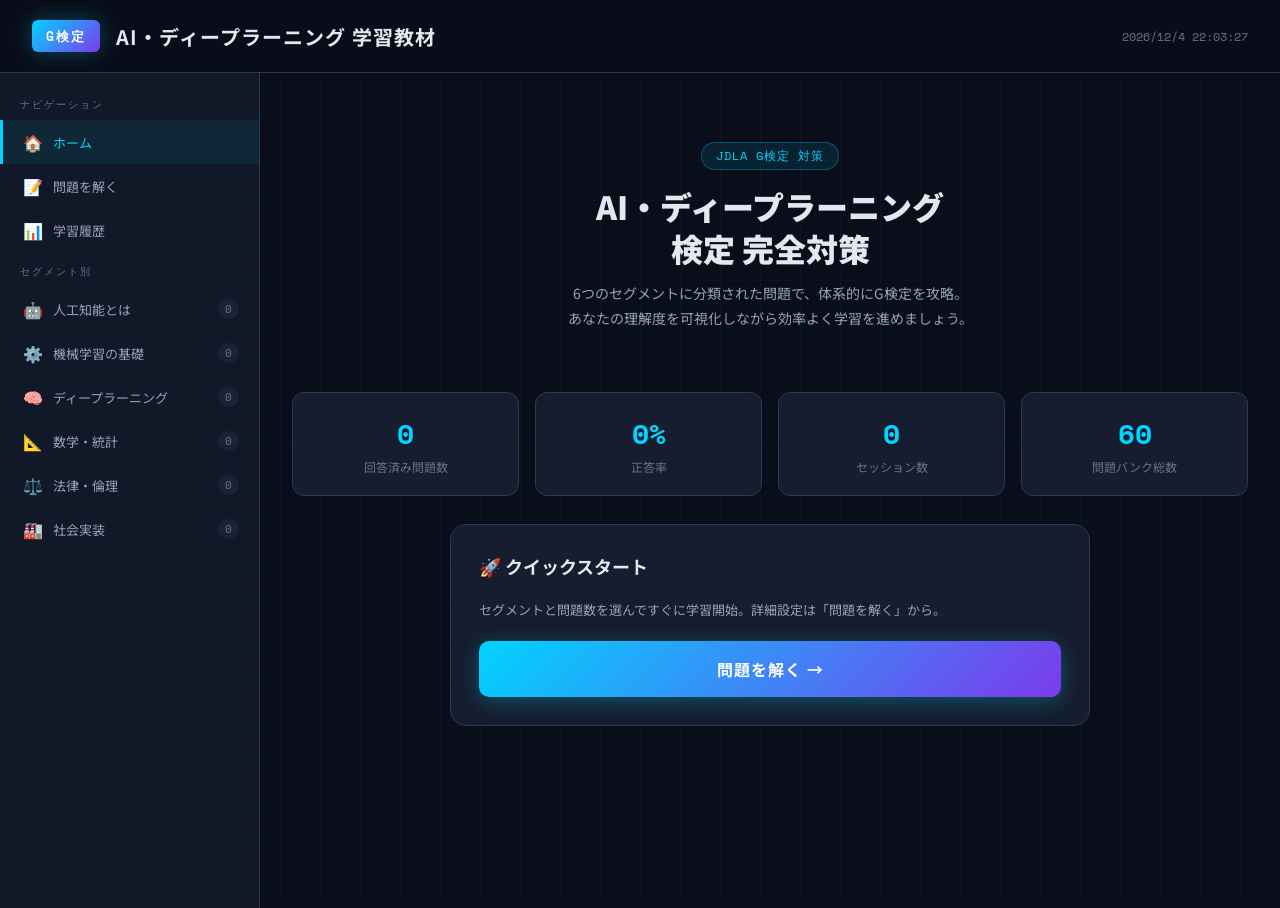
<file: g_kentei_study.html>
<!DOCTYPE html>
<html lang="ja">
<head>
<meta charset="UTF-8">
<meta name="viewport" content="width=device-width, initial-scale=1.0">
<title>G検定 学習教材</title>
<link href="https://fonts.googleapis.com/css2?family=Noto+Sans+JP:wght@300;400;500;700;900&family=Space+Mono:wght@400;700&display=swap" rel="stylesheet">
<style>
  :root {
    --bg: #0a0e1a;
    --bg2: #111827;
    --bg3: #1a2236;
    --card: #151d2e;
    --border: #2a3a55;
    --accent: #00d4ff;
    --accent2: #7c3aed;
    --accent3: #10b981;
    --danger: #ef4444;
    --warn: #f59e0b;
    --text: #e2e8f0;
    --text2: #94a3b8;
    --text3: #64748b;
    --correct: #10b981;
    --wrong: #ef4444;
    --glow: 0 0 20px rgba(0,212,255,0.3);
  }
  * { box-sizing: border-box; margin: 0; padding: 0; }
  body {
    font-family: 'Noto Sans JP', sans-serif;
    background: var(--bg);
    color: var(--text);
    min-height: 100vh;
    overflow-x: hidden;
  }

  /* ── GRID BG ── */
  body::before {
    content: '';
    position: fixed; inset: 0;
    background-image:
      linear-gradient(rgba(0,212,255,0.04) 1px, transparent 1px),
      linear-gradient(90deg, rgba(0,212,255,0.04) 1px, transparent 1px);
    background-size: 40px 40px;
    pointer-events: none; z-index: 0;
  }

  /* ── HEADER ── */
  header {
    position: relative; z-index: 10;
    padding: 20px 32px;
    border-bottom: 1px solid var(--border);
    display: flex; align-items: center; gap: 16px;
    background: rgba(10,14,26,0.9);
    backdrop-filter: blur(10px);
  }
  .logo-badge {
    background: linear-gradient(135deg, var(--accent), var(--accent2));
    color: #fff;
    font-family: 'Space Mono', monospace;
    font-weight: 700; font-size: 13px;
    padding: 6px 14px; border-radius: 6px;
    letter-spacing: 2px;
    box-shadow: var(--glow);
  }
  header h1 { font-size: 20px; font-weight: 700; letter-spacing: 1px; }
  header .sub { font-size: 12px; color: var(--text3); font-family: 'Space Mono', monospace; margin-left: auto; }

  /* ── MAIN LAYOUT ── */
  .app { position: relative; z-index: 1; display: flex; min-height: calc(100vh - 65px); }

  /* ── SIDEBAR ── */
  .sidebar {
    width: 260px; flex-shrink: 0;
    background: var(--bg2);
    border-right: 1px solid var(--border);
    padding: 20px 0;
    overflow-y: auto;
  }
  .sidebar-section { margin-bottom: 8px; }
  .sidebar-label {
    font-size: 10px; font-family: 'Space Mono', monospace;
    color: var(--text3); letter-spacing: 2px;
    padding: 4px 20px 8px;
    text-transform: uppercase;
  }
  .seg-btn {
    display: flex; align-items: center; gap: 10px;
    width: 100%; padding: 10px 20px;
    background: none; border: none; cursor: pointer;
    color: var(--text2); font-family: 'Noto Sans JP', sans-serif;
    font-size: 13px; text-align: left;
    transition: all 0.15s;
    border-left: 3px solid transparent;
  }
  .seg-btn:hover { background: rgba(0,212,255,0.05); color: var(--text); }
  .seg-btn.active {
    background: rgba(0,212,255,0.08);
    color: var(--accent);
    border-left-color: var(--accent);
  }
  .seg-icon { font-size: 16px; flex-shrink: 0; }
  .seg-count {
    margin-left: auto;
    font-family: 'Space Mono', monospace;
    font-size: 11px;
    background: var(--bg3);
    padding: 2px 7px; border-radius: 10px;
    color: var(--text3);
  }
  .seg-btn.active .seg-count { background: rgba(0,212,255,0.15); color: var(--accent); }

  /* ── CONTENT ── */
  .content { flex: 1; overflow-y: auto; padding: 28px 32px; }

  /* ── SCREEN SYSTEM ── */
  .screen { display: none; }
  .screen.active { display: block; }

  /* ── HOME ── */
  .hero {
    text-align: center; padding: 40px 20px 32px;
    max-width: 700px; margin: 0 auto;
  }
  .hero-badge {
    display: inline-block;
    background: rgba(0,212,255,0.1);
    border: 1px solid rgba(0,212,255,0.3);
    color: var(--accent); font-size: 12px;
    padding: 4px 14px; border-radius: 20px;
    margin-bottom: 16px; letter-spacing: 1px;
    font-family: 'Space Mono', monospace;
  }
  .hero h2 { font-size: 32px; font-weight: 900; line-height: 1.3; margin-bottom: 12px; }
  .hero p { color: var(--text2); font-size: 14px; line-height: 1.8; }

  .stats-row {
    display: flex; gap: 16px; flex-wrap: wrap;
    margin: 28px 0;
  }
  .stat-card {
    flex: 1; min-width: 140px;
    background: var(--card);
    border: 1px solid var(--border);
    border-radius: 12px; padding: 20px;
    text-align: center;
    transition: transform 0.2s, border-color 0.2s;
  }
  .stat-card:hover { transform: translateY(-2px); border-color: var(--accent); }
  .stat-card .val {
    font-size: 28px; font-weight: 900;
    font-family: 'Space Mono', monospace;
    color: var(--accent);
  }
  .stat-card .lbl { font-size: 12px; color: var(--text3); margin-top: 4px; }

  /* ── QUIZ CONFIG ── */
  .config-panel {
    background: var(--card);
    border: 1px solid var(--border);
    border-radius: 16px; padding: 28px;
    max-width: 640px; margin: 0 auto;
  }
  .config-panel h3 { font-size: 18px; margin-bottom: 20px; font-weight: 700; }
  .config-row { margin-bottom: 22px; }
  .config-row label {
    display: block; font-size: 12px;
    font-family: 'Space Mono', monospace;
    color: var(--text3); letter-spacing: 1px; margin-bottom: 10px;
  }
  .chip-group { display: flex; flex-wrap: wrap; gap: 8px; }
  .chip {
    padding: 8px 16px; border-radius: 8px;
    border: 1px solid var(--border);
    background: var(--bg3);
    color: var(--text2); font-size: 13px;
    cursor: pointer; transition: all 0.15s;
    font-family: 'Noto Sans JP', sans-serif;
  }
  .chip:hover { border-color: var(--accent); color: var(--accent); }
  .chip.selected {
    background: rgba(0,212,255,0.12);
    border-color: var(--accent); color: var(--accent);
    box-shadow: 0 0 10px rgba(0,212,255,0.15);
  }
  .start-btn {
    width: 100%; padding: 16px;
    background: linear-gradient(135deg, var(--accent), var(--accent2));
    border: none; border-radius: 10px;
    color: #fff; font-size: 16px; font-weight: 700;
    cursor: pointer; transition: all 0.2s;
    font-family: 'Noto Sans JP', sans-serif;
    letter-spacing: 1px;
    box-shadow: 0 4px 20px rgba(0,212,255,0.3);
  }
  .start-btn:hover { transform: translateY(-2px); box-shadow: 0 6px 28px rgba(0,212,255,0.4); }
  .start-btn:disabled { opacity: 0.4; cursor: not-allowed; transform: none; }

  /* ── QUIZ SCREEN ── */
  .quiz-header {
    display: flex; align-items: center; gap: 16px;
    margin-bottom: 24px; flex-wrap: wrap;
  }
  .q-progress-wrap { flex: 1; min-width: 200px; }
  .q-progress-text {
    display: flex; justify-content: space-between;
    font-size: 12px; color: var(--text3);
    font-family: 'Space Mono', monospace;
    margin-bottom: 6px;
  }
  .q-progress-bar {
    height: 4px; background: var(--border);
    border-radius: 4px; overflow: hidden;
  }
  .q-progress-fill {
    height: 100%;
    background: linear-gradient(90deg, var(--accent), var(--accent2));
    border-radius: 4px;
    transition: width 0.4s ease;
  }
  .q-segment-tag {
    font-size: 11px; font-family: 'Space Mono', monospace;
    background: rgba(124,58,237,0.15);
    border: 1px solid rgba(124,58,237,0.3);
    color: #a78bfa; padding: 4px 12px; border-radius: 20px;
  }
  .q-score-live {
    font-size: 13px; font-family: 'Space Mono', monospace;
    color: var(--accent);
  }

  .question-card {
    background: var(--card);
    border: 1px solid var(--border);
    border-radius: 16px; padding: 32px;
    margin-bottom: 20px;
    animation: fadeUp 0.3s ease;
  }
  @keyframes fadeUp {
    from { opacity: 0; transform: translateY(12px); }
    to { opacity: 1; transform: translateY(0); }
  }
  .q-number {
    font-family: 'Space Mono', monospace;
    font-size: 11px; color: var(--text3);
    margin-bottom: 14px;
  }
  .q-text { font-size: 17px; font-weight: 500; line-height: 1.7; margin-bottom: 28px; }

  .choices { display: flex; flex-direction: column; gap: 10px; }
  .choice-btn {
    display: flex; align-items: flex-start; gap: 14px;
    padding: 16px 20px;
    background: var(--bg3); border: 1px solid var(--border);
    border-radius: 10px; cursor: pointer;
    color: var(--text); font-size: 14px; line-height: 1.6;
    text-align: left; transition: all 0.15s;
    font-family: 'Noto Sans JP', sans-serif;
    width: 100%;
  }
  .choice-btn:hover:not(:disabled) { border-color: var(--accent); background: rgba(0,212,255,0.05); }
  .choice-label {
    font-family: 'Space Mono', monospace;
    font-size: 12px; font-weight: 700;
    width: 22px; flex-shrink: 0; margin-top: 1px;
    color: var(--text3);
  }
  .choice-btn.correct {
    background: rgba(16,185,129,0.12);
    border-color: var(--correct); color: var(--text);
  }
  .choice-btn.correct .choice-label { color: var(--correct); }
  .choice-btn.wrong {
    background: rgba(239,68,68,0.1);
    border-color: var(--wrong);
  }
  .choice-btn.wrong .choice-label { color: var(--wrong); }
  .choice-btn:disabled { cursor: default; }

  .explanation-box {
    background: var(--bg3);
    border: 1px solid var(--border);
    border-left: 3px solid var(--accent2);
    border-radius: 10px; padding: 20px;
    margin-top: 20px;
    animation: fadeUp 0.3s ease;
  }
  .explanation-box .ex-label {
    font-size: 11px; font-family: 'Space Mono', monospace;
    color: #a78bfa; margin-bottom: 8px; letter-spacing: 1px;
  }
  .explanation-box p { font-size: 14px; line-height: 1.8; color: var(--text2); }

  .quiz-nav { display: flex; gap: 12px; margin-top: 16px; }
  .nav-btn {
    padding: 12px 24px; border-radius: 8px;
    border: 1px solid var(--border); cursor: pointer;
    font-size: 14px; font-family: 'Noto Sans JP', sans-serif;
    transition: all 0.15s;
  }
  .nav-btn.primary {
    background: linear-gradient(135deg, var(--accent), var(--accent2));
    border: none; color: #fff; font-weight: 700;
    box-shadow: 0 2px 12px rgba(0,212,255,0.25);
  }
  .nav-btn.primary:hover { box-shadow: 0 4px 20px rgba(0,212,255,0.4); transform: translateY(-1px); }
  .nav-btn.ghost { background: none; color: var(--text2); }
  .nav-btn.ghost:hover { border-color: var(--text2); color: var(--text); }

  /* ── RESULT ── */
  .result-hero {
    text-align: center; padding: 40px 20px;
    max-width: 600px; margin: 0 auto;
  }
  .result-score-ring {
    width: 160px; height: 160px;
    margin: 0 auto 24px;
    position: relative;
  }
  .result-score-ring svg { transform: rotate(-90deg); }
  .ring-val {
    position: absolute; inset: 0;
    display: flex; flex-direction: column;
    align-items: center; justify-content: center;
  }
  .ring-val .big { font-size: 36px; font-weight: 900; font-family: 'Space Mono', monospace; }
  .ring-val .sm { font-size: 12px; color: var(--text3); }
  .result-grade {
    font-size: 28px; font-weight: 900; margin-bottom: 8px;
  }
  .result-sub { font-size: 14px; color: var(--text2); margin-bottom: 28px; }

  .result-breakdown {
    display: grid; grid-template-columns: repeat(auto-fill, minmax(180px, 1fr));
    gap: 12px; margin-bottom: 28px;
  }
  .rb-card {
    background: var(--card); border: 1px solid var(--border);
    border-radius: 10px; padding: 16px;
    text-align: left;
  }
  .rb-card .rb-seg { font-size: 12px; color: var(--text3); margin-bottom: 8px; }
  .rb-bar-wrap { height: 4px; background: var(--border); border-radius: 4px; margin-bottom: 6px; }
  .rb-bar-fill { height: 100%; border-radius: 4px; background: var(--accent3); }
  .rb-nums { font-size: 13px; font-family: 'Space Mono', monospace; }
  .rb-nums .ok { color: var(--correct); }
  .rb-nums .ng { color: var(--wrong); }

  /* ── HISTORY TABLE ── */
  .history-wrap { overflow-x: auto; }
  .hist-table {
    width: 100%; border-collapse: collapse;
    font-size: 13px;
  }
  .hist-table th {
    text-align: left; padding: 10px 14px;
    border-bottom: 1px solid var(--border);
    font-size: 11px; font-family: 'Space Mono', monospace;
    color: var(--text3); letter-spacing: 1px;
    white-space: nowrap;
  }
  .hist-table td {
    padding: 12px 14px;
    border-bottom: 1px solid rgba(42,58,85,0.5);
    line-height: 1.5;
  }
  .hist-table tr:hover td { background: rgba(255,255,255,0.02); }
  .badge-ok {
    display: inline-flex; align-items: center; gap: 4px;
    background: rgba(16,185,129,0.12); color: var(--correct);
    font-size: 11px; padding: 3px 10px; border-radius: 20px;
    font-family: 'Space Mono', monospace;
  }
  .badge-ng {
    display: inline-flex; align-items: center; gap: 4px;
    background: rgba(239,68,68,0.1); color: var(--wrong);
    font-size: 11px; padding: 3px 10px; border-radius: 20px;
    font-family: 'Space Mono', monospace;
  }
  .empty-state {
    text-align: center; padding: 60px 20px;
    color: var(--text3); font-size: 14px;
  }
  .empty-state .icon { font-size: 48px; margin-bottom: 12px; }

  /* ── PAGE TITLE ── */
  .page-title {
    font-size: 22px; font-weight: 900;
    margin-bottom: 6px;
  }
  .page-sub { font-size: 13px; color: var(--text3); margin-bottom: 24px; }
  .section-divider {
    height: 1px; background: var(--border);
    margin: 28px 0;
  }

  /* ── SCROLLBAR ── */
  ::-webkit-scrollbar { width: 6px; height: 6px; }
  ::-webkit-scrollbar-track { background: var(--bg2); }
  ::-webkit-scrollbar-thumb { background: var(--border); border-radius: 3px; }
  ::-webkit-scrollbar-thumb:hover { background: var(--text3); }

  /* ── SEGMENT DETAIL (解説) ── */
  .seg-info-card {
    background: var(--card); border: 1px solid var(--border);
    border-radius: 14px; padding: 24px;
    margin-bottom: 16px;
  }
  .seg-info-card h3 { font-size: 16px; font-weight: 700; margin-bottom: 10px; }
  .seg-info-card ul { list-style: none; }
  .seg-info-card li {
    padding: 4px 0; font-size: 13px; color: var(--text2);
    border-bottom: 1px solid rgba(42,58,85,0.4);
    display: flex; gap: 8px;
  }
  .seg-info-card li::before { content: '▸'; color: var(--accent); font-size: 10px; margin-top: 3px; }

  @media (max-width: 700px) {
    .sidebar { width: 200px; }
    .content { padding: 20px 16px; }
    .q-text { font-size: 15px; }
    .stats-row { gap: 10px; }
  }
  @media (max-width: 540px) {
    .app { flex-direction: column; }
    .sidebar { width: 100%; border-right: none; border-bottom: 1px solid var(--border); padding: 10px 0; }
    .seg-btn { padding: 8px 14px; font-size: 12px; }
  }
</style>
</head>
<body>

<header>
  <div class="logo-badge">G検定</div>
  <h1>AI・ディープラーニング 学習教材</h1>
  <span class="sub" id="globalClock"></span>
</header>

<div class="app">
  <!-- SIDEBAR -->
  <nav class="sidebar">
    <div class="sidebar-section">
      <div class="sidebar-label">ナビゲーション</div>
      <button class="seg-btn active" onclick="showScreen('home')" id="nav-home">
        <span class="seg-icon">🏠</span> ホーム
      </button>
      <button class="seg-btn" onclick="showScreen('quiz-config')" id="nav-quiz">
        <span class="seg-icon">📝</span> 問題を解く
      </button>
      <button class="seg-btn" onclick="showScreen('history')" id="nav-history">
        <span class="seg-icon">📊</span> 学習履歴
      </button>
    </div>
    <div class="sidebar-section">
      <div class="sidebar-label">セグメント別</div>
      <button class="seg-btn" onclick="showSegmentInfo('人工知能とは')" data-seg="人工知能とは">
        <span class="seg-icon">🤖</span> 人工知能とは
        <span class="seg-count" id="cnt-人工知能とは">0</span>
      </button>
      <button class="seg-btn" onclick="showSegmentInfo('機械学習の基礎')" data-seg="機械学習の基礎">
        <span class="seg-icon">⚙️</span> 機械学習の基礎
        <span class="seg-count" id="cnt-機械学習の基礎">0</span>
      </button>
      <button class="seg-btn" onclick="showSegmentInfo('ディープラーニング')" data-seg="ディープラーニング">
        <span class="seg-icon">🧠</span> ディープラーニング
        <span class="seg-count" id="cnt-ディープラーニング">0</span>
      </button>
      <button class="seg-btn" onclick="showSegmentInfo('数学・統計')" data-seg="数学・統計">
        <span class="seg-icon">📐</span> 数学・統計
        <span class="seg-count" id="cnt-数学・統計">0</span>
      </button>
      <button class="seg-btn" onclick="showSegmentInfo('法律・倫理')" data-seg="法律・倫理">
        <span class="seg-icon">⚖️</span> 法律・倫理
        <span class="seg-count" id="cnt-法律・倫理">0</span>
      </button>
      <button class="seg-btn" onclick="showSegmentInfo('社会実装')" data-seg="社会実装">
        <span class="seg-icon">🏭</span> 社会実装
        <span class="seg-count" id="cnt-社会実装">0</span>
      </button>
    </div>
  </nav>

  <!-- CONTENT -->
  <main class="content">

    <!-- HOME -->
    <div class="screen active" id="screen-home">
      <div class="hero">
        <div class="hero-badge">JDLA G検定 対策</div>
        <h2>AI・ディープラーニング<br>検定 完全対策</h2>
        <p>6つのセグメントに分類された問題で、体系的にG検定を攻略。<br>あなたの理解度を可視化しながら効率よく学習を進めましょう。</p>
      </div>

      <div class="stats-row" id="home-stats">
        <div class="stat-card">
          <div class="val" id="stat-total-q">0</div>
          <div class="lbl">回答済み問題数</div>
        </div>
        <div class="stat-card">
          <div class="val" id="stat-correct">0%</div>
          <div class="lbl">正答率</div>
        </div>
        <div class="stat-card">
          <div class="val" id="stat-sessions">0</div>
          <div class="lbl">セッション数</div>
        </div>
        <div class="stat-card">
          <div class="val" id="stat-qbank">0</div>
          <div class="lbl">問題バンク総数</div>
        </div>
      </div>

      <div class="config-panel">
        <h3>🚀 クイックスタート</h3>
        <p style="font-size:13px;color:var(--text2);margin-bottom:20px;line-height:1.7">
          セグメントと問題数を選んですぐに学習開始。詳細設定は「問題を解く」から。
        </p>
        <button class="start-btn" onclick="showScreen('quiz-config')">問題を解く →</button>
      </div>
    </div>

    <!-- QUIZ CONFIG -->
    <div class="screen" id="screen-quiz-config">
      <div class="page-title">📝 問題設定</div>
      <div class="page-sub">出題するセグメントと問題数を選択してください</div>

      <div class="config-panel">
        <div class="config-row">
          <label>出題セグメント</label>
          <div class="chip-group" id="seg-chips">
            <div class="chip selected" data-seg="all">🎲 ランダム（全セグメント）</div>
            <div class="chip" data-seg="人工知能とは">🤖 人工知能とは</div>
            <div class="chip" data-seg="機械学習の基礎">⚙️ 機械学習の基礎</div>
            <div class="chip" data-seg="ディープラーニング">🧠 ディープラーニング</div>
            <div class="chip" data-seg="数学・統計">📐 数学・統計</div>
            <div class="chip" data-seg="法律・倫理">⚖️ 法律・倫理</div>
            <div class="chip" data-seg="社会実装">🏭 社会実装</div>
          </div>
        </div>

        <div class="config-row">
          <label>問題数</label>
          <div class="chip-group" id="num-chips">
            <div class="chip selected" data-num="10">10問</div>
            <div class="chip" data-num="30">30問</div>
            <div class="chip" data-num="50">50問</div>
            <div class="chip" data-num="all">すべて</div>
          </div>
        </div>

        <div class="config-row">
          <label>出題順</label>
          <div class="chip-group" id="order-chips">
            <div class="chip selected" data-order="random">🔀 ランダム</div>
            <div class="chip" data-order="sequential">📋 順番通り</div>
          </div>
        </div>

        <button class="start-btn" id="start-quiz-btn" onclick="startQuiz()">学習開始 ▶</button>
      </div>
    </div>

    <!-- QUIZ -->
    <div class="screen" id="screen-quiz">
      <div class="quiz-header">
        <div class="q-progress-wrap">
          <div class="q-progress-text">
            <span id="q-progress-label">問題 1 / 10</span>
            <span id="q-progress-pct">0%</span>
          </div>
          <div class="q-progress-bar"><div class="q-progress-fill" id="q-progress-fill" style="width:0%"></div></div>
        </div>
        <span class="q-segment-tag" id="q-seg-tag">-</span>
        <span class="q-score-live" id="q-score-live">✓ 0 / ✗ 0</span>
      </div>

      <div class="question-card" id="question-card">
        <div class="q-number" id="q-num-label">Q1</div>
        <div class="q-text" id="q-text">問題文</div>
        <div class="choices" id="choices"></div>
        <div id="explanation-area"></div>
      </div>

      <div class="quiz-nav">
        <button class="nav-btn ghost" onclick="endQuizEarly()">終了</button>
        <button class="nav-btn primary" id="next-btn" onclick="nextQuestion()" style="display:none">次へ →</button>
      </div>
    </div>

    <!-- RESULT -->
    <div class="screen" id="screen-result">
      <div class="result-hero">
        <div class="result-score-ring">
          <svg viewBox="0 0 160 160" width="160" height="160">
            <circle cx="80" cy="80" r="68" fill="none" stroke="var(--border)" stroke-width="12"/>
            <circle cx="80" cy="80" r="68" fill="none" stroke="url(#rg)" stroke-width="12"
              stroke-linecap="round" stroke-dasharray="427" id="ring-dash" stroke-dashoffset="427"/>
            <defs>
              <linearGradient id="rg" x1="0" y1="0" x2="1" y2="0">
                <stop offset="0%" stop-color="var(--accent)"/>
                <stop offset="100%" stop-color="var(--accent2)"/>
              </linearGradient>
            </defs>
          </svg>
          <div class="ring-val">
            <div class="big" id="r-pct">0%</div>
            <div class="sm" id="r-score">0/0</div>
          </div>
        </div>
        <div class="result-grade" id="r-grade">-</div>
        <div class="result-sub" id="r-comment"></div>

        <div class="result-breakdown" id="result-breakdown"></div>

        <div style="display:flex;gap:12px;justify-content:center;flex-wrap:wrap">
          <button class="nav-btn primary" onclick="showScreen('quiz-config')">もう一度</button>
          <button class="nav-btn ghost" onclick="showScreen('history')">履歴を見る</button>
          <button class="nav-btn ghost" onclick="showScreen('home')">ホームへ</button>
        </div>
      </div>
    </div>

    <!-- HISTORY -->
    <div class="screen" id="screen-history">
      <div class="page-title">📊 学習履歴</div>
      <div class="page-sub">過去の回答履歴と正誤を確認できます</div>
      <div style="display:flex;justify-content:flex-end;margin-bottom:16px">
        <button class="nav-btn ghost" onclick="clearHistory()" style="font-size:12px;padding:8px 16px">履歴クリア</button>
      </div>
      <div id="history-content"></div>
    </div>

    <!-- SEGMENT INFO -->
    <div class="screen" id="screen-segment">
      <div class="page-title" id="seg-info-title">セグメント詳細</div>
      <div class="page-sub" id="seg-info-sub"></div>
      <div id="seg-info-body"></div>
    </div>

  </main>
</div>

<script>
// ════════════════════════════════════════════════
// QUESTION BANK
// ════════════════════════════════════════════════
const QUESTIONS = [
  // ── 人工知能とは ──
  { seg:'人工知能とは', q:'人工知能（AI）という言葉を最初に提唱した人物は誰か？',
    choices:['アラン・チューリング','ジョン・マッカーシー','マービン・ミンスキー','クロード・シャノン'],
    ans:1, ex:'1956年のダートマス会議においてジョン・マッカーシーが「Artificial Intelligence（人工知能）」という言葉を初めて使用した。この会議がAI研究の出発点とされている。' },
  { seg:'人工知能とは', q:'チューリングテストとは何を評価するためのテストか？',
    choices:['コンピュータの計算速度','機械が人間と区別できない知性を持つか','プログラムのバグ数','ハードウェアの耐久性'],
    ans:1, ex:'チューリングテストはアラン・チューリングが1950年に提案したテスト。人間の評価者が人間とコンピュータの会話を区別できなければ、そのコンピュータは知性を持つと見なす。' },
  { seg:'人工知能とは', q:'AIの「冬の時代」とは何を指すか？',
    choices:['AI技術が低温環境で使われる時代','AIへの投資・研究が停滞した時期','気象予報AIが普及した時代','ロボットが寒冷地で活躍した時代'],
    ans:1, ex:'AI研究において期待に応える成果が出ず、資金援助や研究が停滞した時期を「AIの冬」と呼ぶ。1970年代と1980年代後半〜90年代の2回が有名。' },
  { seg:'人工知能とは', q:'強いAI（汎用人工知能・AGI）と弱いAIの主な違いは何か？',
    choices:['処理速度の違い','人間と同等以上の知性を持つか、特定タスクに特化しているかの違い','使用するCPUコア数の違い','インターネット接続の有無'],
    ans:1, ex:'弱いAIは特定のタスク（チェス・画像認識など）に特化したAI。強いAI（AGI）は人間のようにあらゆる知的タスクをこなせる汎用的な知性を指す。現在のAIはほぼすべて弱いAI。' },
  { seg:'人工知能とは', q:'エキスパートシステムとは何か？',
    choices:['専門家のみが操作できるシステム','特定分野の専門知識をルールベースで表現したAIシステム','AIを使った医療診断装置','クラウド上で動作する大規模AIシステム'],
    ans:1, ex:'エキスパートシステムは第2次AIブームを支えた技術。専門家の知識をif-thenルールで記述し推論を行う。知識ベースと推論エンジンから構成される。' },
  { seg:'人工知能とは', q:'フレーム問題とは何か？',
    choices:['画像のフレームレートに関する問題','AIが行動時に変化する事象と不変な事象を識別する問題','アニメフレームの圧縮技術の問題','フレームワーク選択の問題'],
    ans:1, ex:'フレーム問題とは、ある行動が世界のどの部分を変化させ、どの部分を変化させないかをAIが無限に確認しなければならないという問題。AIの常識推論の困難さを示す古典的問題。' },
  { seg:'人工知能とは', q:'「シンギュラリティ」とはどのような概念か？',
    choices:['AIが完全に停止するポイント','AIが人間の知能を超え、社会に予測不能な変化をもたらすとされる転換点','AIのバグが自己修復される現象','AIが単一の言語しか処理できない状態'],
    ans:1, ex:'シンギュラリティ（技術的特異点）はレイ・カーツワイルが提唱。AIが人間知能を超えた時点で技術が指数関数的に進歩し、人類史が根本的に変わるとする概念。2045年頃とも言われる。' },
  { seg:'人工知能とは', q:'第3次AIブームのきっかけとなった技術的進展は何か？',
    choices:['エキスパートシステムの普及','ディープラーニングによる性能の飛躍的向上','量子コンピュータの実用化','インターネットの普及'],
    ans:1, ex:'2012年のImageNetコンテストでGeoffrey Hintonらのディープラーニングモデル（AlexNet）が圧倒的な精度を達成。これが第3次AIブームのきっかけとなった。' },
  { seg:'人工知能とは', q:'「記号主義（シンボリックAI）」とはどのようなアプローチか？',
    choices:['数値計算を主体とするAIアプローチ','知識を記号やルールで表現し論理的推論を行うアプローチ','感情を記号で表現するAI','プログラムコードをシンボルで可視化する技術'],
    ans:1, ex:'記号主義はAIの主要アプローチの一つ。知識をロジックや記号で明示的に表現し、ルールに基づいて推論する。エキスパートシステムが代表例。接続主義（ニューラルネット）と対比される。' },
  { seg:'人工知能とは', q:'「特化型AI」の代表例として最も適切なものはどれか？',
    choices:['AGI（汎用人工知能）','DeepMindのAlphaGoチェス・囲碁AI','人間と同じ意識を持つロボット','自律的に学習目標を設定するシステム'],
    ans:1, ex:'AlphaGoは囲碁という特定ゲームに特化したAI。将棋AIや音声認識AI、画像分類AIなども特化型AIの代表例。現在普及しているほぼすべてのAIが特化型AIである。' },

  // ── 機械学習の基礎 ──
  { seg:'機械学習の基礎', q:'教師あり学習において、モデルが未知データに対して過度に複雑なパターンを学習してしまう現象を何というか？',
    choices:['過学習（オーバーフィッティング）','アンダーフィッティング','バイアス','バリアンス'],
    ans:0, ex:'過学習（オーバーフィッティング）は訓練データへの適合が高すぎて汎化性能が下がる現象。正則化、ドロップアウト、データ拡張などで対策する。' },
  { seg:'機械学習の基礎', q:'決定木の「剪定（プルーニング）」の目的は何か？',
    choices:['木を大きく成長させること','不要な枝を削除して過学習を防ぐこと','データを前処理すること','特徴量を追加すること'],
    ans:1, ex:'剪定（プルーニング）は決定木が訓練データに過適合するのを防ぐ手法。木を事前に成長を止める事前剪定と、成長後に枝を削除する事後剪定がある。' },
  { seg:'機械学習の基礎', q:'バギング（Bagging）とはどのような手法か？',
    choices:['データをバッグに入れて保管する手法','同一アルゴリズムの複数モデルをブートストラップサンプルで訓練しアンサンブルする手法','勾配降下法の一種','特徴量選択の手法'],
    ans:1, ex:'バギングはBootstrap AGGregatingの略。訓練データから重複ありでランダムサンプリングして複数モデルを作り、その予測を多数決や平均で統合する。ランダムフォレストが代表例。' },
  { seg:'機械学習の基礎', q:'SVM（サポートベクターマシン）において「マージン最大化」とは何を意味するか？',
    choices:['利益を最大化すること','2クラス間の境界（超平面）から最も近いデータ点との距離を最大化すること','バッチサイズを大きくすること','特徴空間を広げること'],
    ans:1, ex:'SVMは2クラスを分離する超平面を求める際、各クラスの最も近いサポートベクタ（データ点）との距離（マージン）を最大化する。これにより汎化性能が高まる。' },
  { seg:'機械学習の基礎', q:'k-近傍法（k-NN）でkの値を大きくしすぎると何が起きるか？',
    choices:['過学習が起きる','モデルが過度に単純化（アンダーフィッティング）される','訓練時間が指数的に増加する','特徴量が無視される'],
    ans:1, ex:'k-NNでkが大きすぎると多くのデータを参照して決定境界が滑らかになりすぎ、アンダーフィッティングが生じる。逆にk=1は訓練データに過適合しやすい。' },
  { seg:'機械学習の基礎', q:'「交差検証（クロスバリデーション）」の目的は何か？',
    choices:['データを交差させて増やすこと','モデルの汎化性能をより正確に評価すること','複数モデルを交差して比較すること','特徴量間の相関を確認すること'],
    ans:1, ex:'交差検証はデータをk個に分割し、1つをテスト用、残りを訓練用として学習・評価をk回繰り返す手法。データが少ない場合でも信頼性の高いモデル評価が可能。' },
  { seg:'機械学習の基礎', q:'ランダムフォレストにおいて「ランダム」とは何がランダムなのか？',
    choices:['ハイパーパラメータの値','使用するデータのサンプリングと分岐で使う特徴量のサブセット','モデルの学習率','出力の予測値'],
    ans:1, ex:'ランダムフォレストは①ブートストラップサンプリングでランダムな訓練データ、②各分岐でランダムに選んだ特徴量のサブセットを使う。これにより多様性の高い決定木の集合が得られる。' },
  { seg:'機械学習の基礎', q:'勾配ブースティングとバギングの最大の違いは何か？',
    choices:['使用するアルゴリズムの種類','モデルを並列に作るか逐次的に前の誤りを修正しながら作るか','訓練データのサイズ','最終予測の方法'],
    ans:1, ex:'バギングは並列に独立したモデルを訓練するが、勾配ブースティングは前のモデルの残差（誤差）を次のモデルが学習するよう逐次的にモデルを追加する。XGBoostやLightGBMが代表例。' },
  { seg:'機械学習の基礎', q:'「次元の呪い」とは何を指すか？',
    choices:['プログラムの次元数が多すぎる問題','特徴量の次元が増えるとデータが疎になり学習が困難になる現象','次元圧縮が計算時間を増やす現象','3D以上のデータを可視化できない問題'],
    ans:1, ex:'次元の呪いは高次元空間ではデータ点が疎になり、距離の意味が薄れ、必要なデータ数が指数的に増加する現象。主成分分析（PCA）などで次元削減することが有効。' },
  { seg:'機械学習の基礎', q:'クラスタリングは教師あり・なし学習のどちらに属するか？',
    choices:['教師あり学習','教師なし学習','強化学習','半教師あり学習'],
    ans:1, ex:'クラスタリング（k-means、階層クラスタリングなど）はラベルなしデータの構造を発見する教師なし学習。データを類似度に基づいてグループ化する。' },

  // ── ディープラーニング ──
  { seg:'ディープラーニング', q:'バックプロパゲーション（誤差逆伝播法）の目的は何か？',
    choices:['データを逆順に入力すること','出力誤差をもとに各層の重みを更新するための勾配を計算すること','ニューラルネットを逆向きに構築すること','過去のデータに戻って再学習すること'],
    ans:1, ex:'バックプロパゲーションは出力層の誤差を連鎖律（チェーンルール）を用いて入力層方向に伝播させ、各重みの勾配を効率的に計算するアルゴリズム。ニューラルネット訓練の基盤。' },
  { seg:'ディープラーニング', q:'ReLU活性化関数の特徴として正しいものはどれか？',
    choices:['出力が0〜1の範囲に収まる','入力が正の場合は入力をそのまま出力し、負の場合は0を出力する','出力が-1〜1の範囲に収まる','非線形変換を行わない'],
    ans:1, ex:'ReLU（Rectified Linear Unit）はf(x)=max(0,x)で定義される。シグモイドと比べ勾配消失問題が軽減され、計算コストが低い。現在最も広く使われる活性化関数の一つ。' },
  { seg:'ディープラーニング', q:'CNN（畳み込みニューラルネットワーク）における「プーリング層」の役割は何か？',
    choices:['重みを初期化する','特徴マップを空間的に縮小して位置ずれへの頑健性を高める','損失を計算する','データを水増しする'],
    ans:1, ex:'プーリング層（最大プーリング・平均プーリング）は特徴マップを縮小しパラメータ数と計算量を削減する。わずかな位置ずれに対して特徴が不変になる効果もある。' },
  { seg:'ディープラーニング', q:'Transformerモデルにおける「Self-Attention（自己注意機構）」の主な特長は何か？',
    choices:['シーケンスを逐次処理する','系列内の全トークン間の関係を並列に計算できる','画像のみに対応している','勾配消失が起きやすい'],
    ans:1, ex:'Self-Attentionは系列の全位置間の依存関係をQuery・Key・Valueにより一度に計算する。RNNと異なり長距離依存を効率よく捉え、並列計算が可能なためGPU活用に適している。' },
  { seg:'ディープラーニング', q:'GAN（敵対的生成ネットワーク）において「生成器」と「識別器」はどのように学習するか？',
    choices:['協力して損失を最小化する','互いに競い合い、生成器は識別器を騙すように、識別器は見破るように学習する','それぞれ独立して別データで学習する','識別器が生成器の重みを直接更新する'],
    ans:1, ex:'GANはIan Goodfellowが2014年に提案。生成器（G）は本物らしいデータを生成して識別器を騙す、識別器（D）は本物と偽物を区別する、というミニマックスゲームを学習する。' },
  { seg:'ディープラーニング', q:'「転移学習（Transfer Learning）」の主なメリットは何か？',
    choices:['データを他のモデルに転送できる','大量のデータで事前学習したモデルを流用し少ないデータで高性能を達成できる','学習済みモデルを物理的に転送できる','異なるハードウェアで同じ精度が出る'],
    ans:1, ex:'転移学習はImageNetなどで事前学習した重みを初期値として、別タスクに少量のデータでファインチューニングする手法。特に訓練データが少ない場合に非常に有効。' },
  { seg:'ディープラーニング', q:'「バッチ正規化（Batch Normalization）」の目的は何か？',
    choices:['バッチサイズを正規化する','各層の入力を正規化して学習を安定・高速化する','損失値を正規化する','テストデータをバッチ処理する'],
    ans:1, ex:'バッチ正規化はミニバッチ単位でアクティベーションの平均・分散を正規化する手法。内部共変量シフトを軽減し、高い学習率の使用が可能になり学習が安定・高速化する。' },
  { seg:'ディープラーニング', q:'LSTM（Long Short-Term Memory）がRNNの改善として解決した主な問題は何か？',
    choices:['計算コストの増加','勾配消失問題と長期依存性の学習困難','バッチサイズの制限','画像処理の非効率性'],
    ans:1, ex:'LSTMはHochreiterとSchmidhuberが1997年に提案。ゲート機構（入力・忘却・出力ゲート）とセル状態により、長期的な依存関係を維持しながら勾配消失問題を軽減する。' },
  { seg:'ディープラーニング', q:'「ドロップアウト（Dropout）」はどのような正則化手法か？',
    choices:['学習データを一部破棄する','訓練時にランダムにニューロンを無効化して汎化性能を高める','最終層のみを訓練する','不要な特徴量を除去する'],
    ans:1, ex:'ドロップアウトはSrivastavaらが2014年に提案。訓練時に各ニューロンを確率p(例：0.5)で無効化し、異なるネットワーク構造のアンサンブル効果を生み出して過学習を防ぐ。' },
  { seg:'ディープラーニング', q:'大規模言語モデル（LLM）における「ファインチューニング」と「プロンプトエンジニアリング」の違いは何か？',
    choices:['どちらもモデルの重みを更新する','ファインチューニングは重みを更新するが、プロンプトエンジニアリングは重みを変えず入力設計で振る舞いを制御する','どちらもモデルの重みを変えない','プロンプトエンジニアリングのみ訓練データを必要とする'],
    ans:1, ex:'ファインチューニングは追加の訓練でモデルの重みを更新する手法。プロンプトエンジニアリングはモデルの重みを変えず、入力テキストの工夫によりモデルの出力を望ましい方向に誘導する手法。' },

  // ── 数学・統計 ──
  { seg:'数学・統計', q:'機械学習で頻繁に使われる「勾配降下法」の目的は何か？',
    choices:['データをランダムに降順にソートする','損失関数の最小値を見つけるため勾配の反対方向にパラメータを更新する','データの勾配を可視化する','学習率を自動で決定する'],
    ans:1, ex:'勾配降下法は損失関数L(θ)の勾配∇L(θ)を計算し、θ ← θ - η∇L(θ) のようにパラメータを更新する最適化手法。学習率ηが収束速度と安定性に影響する。' },
  { seg:'数学・統計', q:'「正規分布（ガウス分布）」の特徴として正しいものはどれか？',
    choices:['平均値と最頻値は一致しない','平均・中央値・最頻値が一致し、左右対称の釣り鐘型をとる','データが0〜1の範囲にのみ分布する','偏度が常に正となる'],
    ans:1, ex:'正規分布は平均μと標準偏差σで定義される連続確率分布。左右対称の釣り鐘型で、平均・中央値・最頻値が一致する。中心極限定理により多くの自然現象で現れる。' },
  { seg:'数学・統計', q:'「過適合」を検出するために訓練誤差と検証誤差のグラフを見るとき、過適合の典型パターンはどれか？',
    choices:['両方の誤差が高い','訓練誤差は低いが検証誤差が高くなっている','両方の誤差が低い','訓練誤差が高く検証誤差が低い'],
    ans:1, ex:'過学習時には訓練誤差が小さい（訓練データに過適合）一方、検証誤差が大きくなる（汎化性能が低い）パターンが見られる。この乖離が過適合の判断指標となる。' },
  { seg:'数学・統計', q:'「エントロピー」が機械学習で使われる文脈で最も正しい説明はどれか？',
    choices:['システムの温度を表す指標','確率分布の不確実性・乱雑さを測る指標','モデルの複雑さを表す指標','データの次元数を表す指標'],
    ans:1, ex:'情報理論のエントロピーH(X) = -Σ p(x)log p(x)は分布の不確実性を測る。決定木での分岐基準（情報利得）や交差エントロピー損失関数など機械学習で広く用いられる。' },
  { seg:'数学・統計', q:'混同行列（Confusion Matrix）において「再現率（Recall）」の計算式はどれか？',
    choices:['TP / (TP + FP)','TP / (TP + FN)','TN / (TN + FP)','TP / (TP + TN + FP + FN)'],
    ans:1, ex:'再現率（Recall）= TP / (TP + FN)。実際の正例のうち正しく正例と予測した割合。偽陰性（FN：見逃し）を減らしたい場合（病気の見逃しなど）に重要な指標。' },
  { seg:'数学・統計', q:'「主成分分析（PCA）」の主な用途はどれか？',
    choices:['教師なしクラスタリング','データの次元削減と可視化','回帰分析','テキスト分類'],
    ans:1, ex:'PCAは高次元データを分散が最大の方向（主成分）に射影することで次元を削減する手法。可視化、ノイズ除去、計算コスト削減などに活用される。教師なし学習の一種。' },
  { seg:'数学・統計', q:'「P値」について正しい説明はどれか？',
    choices:['帰無仮説が正しい確率','帰無仮説が正しいと仮定した場合に、観測データ以上に極端な結果が得られる確率','対立仮説が正しい確率','効果量の大きさを表す確率'],
    ans:1, ex:'P値は帰無仮説H0が正しいという前提のもとで、観測されたデータか、それより極端なデータが得られる確率。p < 0.05など閾値（有意水準α）を下回れば帰無仮説を棄却する。' },
  { seg:'数学・統計', q:'シグモイド関数の値域（出力の範囲）はどれか？',
    choices:['-∞ から +∞','0 から 1（排他的に）','-1 から 1（排他的に）','0 から +∞'],
    ans:1, ex:'シグモイド関数σ(x) = 1/(1+e^(-x))の値域は(0,1)の開区間。2クラス分類の出力層や確率の表現に使われる。ただし勾配消失問題が起こりやすい欠点がある。' },
  { seg:'数学・統計', q:'「ROC曲線」のAUC（Area Under the Curve）値が0.5の場合、モデルの性能はどのように解釈されるか？',
    choices:['完璧な分類精度','ランダムな推測（判別能力なし）と同等','非常に悪い性能','標準的な中程度の性能'],
    ans:1, ex:'AUC=1.0が完璧な分類器、AUC=0.5はランダム推測と同等でモデルに識別能力がないことを意味する。AUCは閾値に依存しないモデル比較指標として広く使われる。' },
  { seg:'数学・統計', q:'ベイズ定理において「事後確率（Posterior）」とは何か？',
    choices:['実験前に仮定した確率','データ（証拠）を観測した後に更新された確率','データが得られる周辺確率','モデルの予測確率'],
    ans:1, ex:'ベイズ定理：P(H|D) = P(D|H)P(H)/P(D)。事後確率P(H|D)はデータDを観測後に更新された仮説Hの確率。事前確率P(H)にデータの尤度P(D|H)を加味して得られる。' },

  // ── 法律・倫理 ──
  { seg:'法律・倫理', q:'GDPRとはどのような法律か？',
    choices:['アメリカの個人情報保護法','EUにおける個人データ保護と処理に関する規則','日本のAI倫理ガイドライン','国際的な著作権保護条約'],
    ans:1, ex:'GDPR（一般データ保護規則）は2018年施行のEU規則。個人データの収集・処理・移転に関する厳格なルールを定め、違反時には年間売上高の最大4%または2000万ユーロの制裁金が科せられる。' },
  { seg:'法律・倫理', q:'AIの「説明可能性（Explainability/XAI）」が重要視される主な理由は何か？',
    choices:['AIをより速くするため','AIの意思決定プロセスを人間が理解・検証できるようにするため','モデルのサイズを小さくするため','著作権を保護するため'],
    ans:1, ex:'医療診断、融資審査、採用選考などでAIが判断を下す場合、その根拠が不明だと問題が生じる。GDPR等では「説明を受ける権利」が定められており、XAIは社会的責任・法的要件として重要。' },
  { seg:'法律・倫理', q:'「AIバイアス」の問題で、学習データの偏りが引き起こす典型的な問題はどれか？',
    choices:['AIの処理速度低下','特定のグループに対する不公平な差別的判断','AIが消費電力を増加させること','データベースのセキュリティ脆弱性'],
    ans:1, ex:'AIバイアスはデータに含まれる歴史的・社会的偏見を反映した不公平な判断。採用AIで女性が不利になった事例や、顔認識AIで人種によって精度差が出た事例が知られる。' },
  { seg:'法律・倫理', q:'日本の「個人情報保護法」においてAI利活用で注意が必要な「要配慮個人情報」に含まれないものはどれか？',
    choices:['人種・民族','病歴・診療情報','犯罪歴','メールアドレス'],
    ans:3, ex:'要配慮個人情報は不当な差別や偏見が生じる可能性がある特に慎重な取り扱いが必要な情報。人種、信条、病歴、犯罪歴、障害などが含まれる。メールアドレス単体は該当しない。' },
  { seg:'法律・倫理', q:'「プロファイリング」に関するGDPRの規定として正しいものはどれか？',
    choices:['プロファイリングは完全に禁止されている','重大な影響を与える自動的意思決定に対し人間の介入を求める権利が保証されている','プロファイリングにデータ主体の同意は不要','データ保持期間に制限はない'],
    ans:1, ex:'GDPR第22条により、データ主体は自動的処理のみに基づいた重大な決定（審査、評価など）に対して、人間の介入を求め、異議を申し立てる権利を有する。' },
  { seg:'法律・倫理', q:'JDLAの「ディープラーニング活用のための倫理」で重視される項目として正しくないものはどれか？',
    choices:['透明性','責任','公平性','利益最大化優先'],
    ans:3, ex:'JDLAなどAI倫理フレームワークでは透明性・公平性・責任・安全性・プライバシー保護などが重視される。利益の最大化を倫理の主要原則として掲げる規範はない。' },
  { seg:'法律・倫理', q:'「ディープフェイク」が引き起こす主な社会的問題はどれか？',
    choices:['インターネット速度の低下','本人の同意なく顔や声を合成した虚偽コンテンツによる詐欺・名誉毀損','AIの訓練コスト増大','クラウドストレージの容量不足'],
    ans:1, ex:'ディープフェイクは生成AIで本人そっくりの偽動画・音声を作る技術。政治家の虚偽発言動画、非合意のポルノ、詐欺などに悪用される社会問題となっており、各国で規制が進む。' },
  { seg:'法律・倫理', q:'AI開発における「ヒューマン・イン・ザ・ループ（HITL）」とは何か？',
    choices:['AIの開発を人間が完全に代替すること','AIの意思決定プロセスに人間が介入・監督する仕組み','ユーザーをAIシステム内でループ処理すること','AIが人間の行動を学習するループ'],
    ans:1, ex:'Human-in-the-Loopは高リスクなAI判断（医療・軍事・法律など）において、人間が監視・承認・修正できる仕組みを設けること。AI単独の完全自律決定を防ぐ重要な倫理的・安全上の設計原則。' },
  { seg:'法律・倫理', q:'著作権法においてAIが生成したコンテンツに関して、日本の現在の法制度の原則はどれか？',
    choices:['AIが著作権を所有できる','AI生成物には原則として著作権は発生しないが創作的関与のある人間に権利が認められ得る','AIを使えばすべての著作権が無効になる','AIが生成したものは誰も著作権を主張できない'],
    ans:1, ex:'現在の日本著作権法では著作権は人が創作的表現をした場合に発生する。AI生成物自体は原則著作物として保護されないが、人間が創作的な関与をした部分については権利が認められ得るとされている。' },
  { seg:'法律・倫理', q:'「AIの安全性（AI Safety）」の研究が重要とされる主な理由はどれか？',
    choices:['AIが物理的な事故を起こすリスクを減らすため','強力なAIが意図しない目標を追求したり人間の価値観と整合しない行動をとるリスクを防ぐため','AIのソフトウェアバグを修正するため','AIの電力消費を抑えるため'],
    ans:1, ex:'AI Safetyは特に高度なAIシステムが設計者の意図と異なる目標を追求する「アライメント問題」や仕様誤りによる危険を研究する分野。Anthropic・DeepMindなどの主要AI企業が重点投資している。' },

  // ── 社会実装 ──
  { seg:'社会実装', q:'MLOps（機械学習オペレーション）の主な目的は何か？',
    choices:['機械学習の理論研究を効率化すること','機械学習モデルの開発・デプロイ・監視・運用を継続的に効率化すること','機械学習データを削除・管理すること','AIシステムのサイバーセキュリティ対策'],
    ans:1, ex:'MLOpsはDevOpsをMLに適用した概念。データ管理・モデル訓練・評価・デプロイ・モニタリングのライフサイクルを自動化・効率化し、本番環境でのモデル品質を継続的に担保する。' },
  { seg:'社会実装', q:'「データドリフト（Data Drift）」とは何か？',
    choices:['データがネットワーク上で移動すること','本番データの統計的性質が訓練時から変化してモデル精度が低下する現象','データがクラウドにドリフトすること','データソースが複数に増える問題'],
    ans:1, ex:'データドリフトは時間経過とともに入力データの分布が変化する現象（例：コロナ禍での消費行動変化）。モデルのパフォーマンス劣化を招くため継続的なモニタリングと再学習が必要。' },
  { seg:'社会実装', q:'医療AIの実用化において「薬機法」との関係で重要なことは何か？',
    choices:['AIソフトウェアは薬機法の対象外である','診断や治療に使うAIソフトウェアは医療機器（プログラム医療機器/SaMD）として薬機法による規制対象となる','薬機法はAI開発者のみに適用される','AIは医師の代替として自由に診断できる'],
    ans:1, ex:'Software as a Medical Device（SaMD）として診断補助や治療計画に用いるAIは、薬機法上の医療機器として承認・認証が必要。PMDAによる審査を経てから医療現場での利用が可能となる。' },
  { seg:'社会実装', q:'AI活用における「PoC（概念実証）」の典型的な目的はどれか？',
    choices:['最終製品をリリースすること','AI技術が特定のビジネス課題に適用できるかを小規模で検証すること','全データをAIで処理すること','システムの保守コストを削減すること'],
    ans:1, ex:'PoCは本格投資前にAIの有効性・技術的実現性・ビジネス価値を小規模で確認する段階。PoCで得た知見をもとに本番開発に進むかどうかを判断する。' },
  { seg:'社会実装', q:'「フェデレーテッドラーニング（連合学習）」の主な利点は何か？',
    choices:['計算速度が大幅に向上する','生データを収集せずに各端末でローカル学習し、モデルだけを集約するためプライバシーを保護できる','必要なデータ量が増加する','モデルの精度が必ず向上する'],
    ans:1, ex:'連合学習はGoogleが提案。生データを中央サーバーに送らず、各クライアント（スマホ等）でローカルにモデルを学習し、更新された重みのみを集約する。GDPRへの対応などプライバシー保護に有効。' },
  { seg:'社会実装', q:'AI導入における「シャドーモード（Shadow Mode）」とは何か？',
    choices:['AIを夜間のみ稼働させるモード','新AIモデルを本番環境に並行稼働させ出力を記録するが実際の判断には使わないテスト手法','AIシステムを完全に非表示にする手法','ユーザーに見えないUIを実装する技術'],
    ans:1, ex:'シャドーモードは現行システムと新AIモデルを並行稼働させ、新モデルの出力を記録・評価するが実際の意思決定には使わない手法。安全にモデルを評価しリスクを低減できる。' },
  { seg:'社会実装', q:'自動運転の安全レベルを定義する「SAEレベル」で、完全自動化（ドライバー不要）はどのレベルか？',
    choices:['レベル2','レベル3','レベル4・5','レベル1'],
    ans:2, ex:'SAE国際規格ではレベル0〜5を定義。レベル4は特定条件下での完全自動運転、レベル5は全条件下での完全自動運転（ドライバー不要）。現在の市販車はレベル2〜3が主流。' },
  { seg:'社会実装', q:'AI導入における「ROI（投資対効果）」の計算で必要なものはどれか？',
    choices:['AIモデルのパラメータ数','投資コストと得られたビジネス価値の定量的比較','使用したGPUのスペック','訓練データの件数'],
    ans:1, ex:'AI投資のROIは(利益-投資コスト)/投資コスト×100%。コスト削減・収益増加・業務時間短縮などの効果を定量化し、AI導入の経営的根拠を示すために重要。' },
  { seg:'社会実装', q:'「AIガバナンス」において重要な要素として適切でないものはどれか？',
    choices:['アカウンタビリティ（説明責任）','リスク管理','モデルの最大精度追求','ステークホルダーとの透明なコミュニケーション'],
    ans:2, ex:'AIガバナンスはAIの適切な開発・運用・監督の体制。精度最大化は技術目標の一つだが、ガバナンスの本質は責任、透明性、公平性、安全性、法令遵守などの社会的側面にある。' },
  { seg:'社会実装', q:'「エッジAI」とは何を指すか？',
    choices:['クラウド上の大規模AIサーバー','IoTデバイスやスマートフォンなどエンドデバイス上でAI推論を行うこと','AIの最先端技術の総称','グラフのエッジを処理するAI'],
    ans:1, ex:'エッジAIはクラウドに送らず端末（エッジ）上でAI推論を実行する手法。低レイテンシ・通信コスト削減・プライバシー保護の利点がある。スマートカメラ・自動運転・工場センサーなどで活用される。' },
];

// ════════════════════════════════════════════════
// STATE
// ════════════════════════════════════════════════
let quizPool = [];
let currentIdx = 0;
let answered = false;
let sessionResults = [];
let allHistory = JSON.parse(localStorage.getItem('g_history') || '[]');
let sessionCount = parseInt(localStorage.getItem('g_sessions') || '0');

let selectedSeg = 'all';
let selectedNum = 10;
let selectedOrder = 'random';

// ════════════════════════════════════════════════
// NAVIGATION
// ════════════════════════════════════════════════
function showScreen(id) {
  document.querySelectorAll('.screen').forEach(s => s.classList.remove('active'));
  document.querySelectorAll('.seg-btn[id^="nav-"]').forEach(b => b.classList.remove('active'));
  document.getElementById('screen-' + id)?.classList.add('active');
  document.getElementById('nav-' + id)?.classList.add('active');

  if (id === 'home') updateHomeStats();
  if (id === 'history') renderHistory();
}

function showSegmentInfo(seg) {
  document.querySelectorAll('.screen').forEach(s => s.classList.remove('active'));
  document.getElementById('screen-segment').classList.add('active');
  renderSegmentInfo(seg);
}

// ════════════════════════════════════════════════
// HOME STATS
// ════════════════════════════════════════════════
function updateHomeStats() {
  const total = allHistory.length;
  const correct = allHistory.filter(h => h.ok).length;
  const pct = total > 0 ? Math.round(correct / total * 100) : 0;
  document.getElementById('stat-total-q').textContent = total;
  document.getElementById('stat-correct').textContent = pct + '%';
  document.getElementById('stat-sessions').textContent = sessionCount;
  document.getElementById('stat-qbank').textContent = QUESTIONS.length;

  // sidebar counts (answered per seg)
  const segs = [...new Set(QUESTIONS.map(q => q.seg))];
  segs.forEach(seg => {
    const cnt = allHistory.filter(h => h.seg === seg).length;
    const el = document.getElementById('cnt-' + seg);
    if (el) el.textContent = cnt;
  });
}
updateHomeStats();

// ════════════════════════════════════════════════
// CHIP SELECTION
// ════════════════════════════════════════════════
document.getElementById('seg-chips').addEventListener('click', e => {
  const chip = e.target.closest('.chip');
  if (!chip) return;
  document.querySelectorAll('#seg-chips .chip').forEach(c => c.classList.remove('selected'));
  chip.classList.add('selected');
  selectedSeg = chip.dataset.seg;
});
document.getElementById('num-chips').addEventListener('click', e => {
  const chip = e.target.closest('.chip');
  if (!chip) return;
  document.querySelectorAll('#num-chips .chip').forEach(c => c.classList.remove('selected'));
  chip.classList.add('selected');
  selectedNum = chip.dataset.num === 'all' ? 'all' : parseInt(chip.dataset.num);
});
document.getElementById('order-chips').addEventListener('click', e => {
  const chip = e.target.closest('.chip');
  if (!chip) return;
  document.querySelectorAll('#order-chips .chip').forEach(c => c.classList.remove('selected'));
  chip.classList.add('selected');
  selectedOrder = chip.dataset.order;
});

// ════════════════════════════════════════════════
// QUIZ
// ════════════════════════════════════════════════
function startQuiz() {
  let pool = selectedSeg === 'all' ? [...QUESTIONS] : QUESTIONS.filter(q => q.seg === selectedSeg);
  if (pool.length === 0) { alert('該当する問題がありません'); return; }

  if (selectedOrder === 'random') pool = shuffle(pool);
  if (selectedNum !== 'all') pool = pool.slice(0, Math.min(selectedNum, pool.length));

  quizPool = pool;
  currentIdx = 0;
  sessionResults = [];
  answered = false;

  showScreen('quiz');
  renderQuestion();
}

function renderQuestion() {
  const q = quizPool[currentIdx];
  const total = quizPool.length;
  const pct = Math.round(currentIdx / total * 100);

  document.getElementById('q-progress-label').textContent = `問題 ${currentIdx + 1} / ${total}`;
  document.getElementById('q-progress-pct').textContent = pct + '%';
  document.getElementById('q-progress-fill').style.width = pct + '%';
  document.getElementById('q-seg-tag').textContent = q.seg;
  const correct = sessionResults.filter(r => r.ok).length;
  const wrong = sessionResults.filter(r => !r.ok).length;
  document.getElementById('q-score-live').textContent = `✓ ${correct} / ✗ ${wrong}`;
  document.getElementById('q-num-label').textContent = `Q${currentIdx + 1}`;
  document.getElementById('q-text').textContent = q.q;

  const choices = document.getElementById('choices');
  choices.innerHTML = '';
  const labels = ['A', 'B', 'C', 'D'];
  q.choices.forEach((c, i) => {
    const btn = document.createElement('button');
    btn.className = 'choice-btn';
    btn.innerHTML = `<span class="choice-label">${labels[i]}</span><span>${c}</span>`;
    btn.onclick = () => selectAnswer(i);
    choices.appendChild(btn);
  });

  document.getElementById('explanation-area').innerHTML = '';
  document.getElementById('next-btn').style.display = 'none';
  answered = false;

  // Animate
  document.getElementById('question-card').style.animation = 'none';
  setTimeout(() => document.getElementById('question-card').style.animation = '', 10);
}

function selectAnswer(chosen) {
  if (answered) return;
  answered = true;
  const q = quizPool[currentIdx];
  const ok = chosen === q.ans;

  const btns = document.querySelectorAll('.choice-btn');
  btns.forEach((btn, i) => {
    btn.disabled = true;
    if (i === q.ans) btn.classList.add('correct');
    else if (i === chosen && !ok) btn.classList.add('wrong');
  });

  // Show explanation
  document.getElementById('explanation-area').innerHTML = `
    <div class="explanation-box">
      <div class="ex-label">EXPLANATION</div>
      <p>${q.ex}</p>
    </div>`;

  // Record
  const record = { seg: q.seg, q: q.q.slice(0, 40) + '...', ok, chosen, correct: q.ans, ts: Date.now() };
  sessionResults.push(record);
  allHistory.push(record);
  saveHistory();

  document.getElementById('next-btn').style.display = 'inline-block';
  document.getElementById('next-btn').textContent =
    currentIdx + 1 < quizPool.length ? '次へ →' : '結果を見る';
}

function nextQuestion() {
  currentIdx++;
  if (currentIdx >= quizPool.length) {
    showResult();
  } else {
    renderQuestion();
  }
}

function endQuizEarly() {
  if (sessionResults.length === 0 && !confirm('まだ回答がありません。終了しますか？')) return;
  if (sessionResults.length > 0) showResult();
  else showScreen('quiz-config');
}

// ════════════════════════════════════════════════
// RESULT
// ════════════════════════════════════════════════
function showResult() {
  sessionCount++;
  localStorage.setItem('g_sessions', sessionCount);

  const total = sessionResults.length;
  const correct = sessionResults.filter(r => r.ok).length;
  const pct = Math.round(correct / total * 100);

  document.getElementById('r-pct').textContent = pct + '%';
  document.getElementById('r-score').textContent = `${correct} / ${total}`;

  let grade, comment;
  if (pct >= 90) { grade = '🏆 エクセレント！'; comment = '素晴らしい成績です。G検定合格レベルに達しています！'; }
  else if (pct >= 75) { grade = '⭐ 良好'; comment = '合格ラインに近い実力です。苦手分野を中心に復習しましょう。'; }
  else if (pct >= 60) { grade = '📚 もう少し'; comment = 'もう少しで合格ライン。正解できなかった問題を丁寧に復習しましょう。'; }
  else { grade = '💪 要復習'; comment = '基礎から丁寧に学習を進めましょう。解説をしっかり読み込んでください。'; }

  document.getElementById('r-grade').textContent = grade;
  document.getElementById('r-comment').textContent = comment;

  // Ring animation
  setTimeout(() => {
    const dashLen = 427;
    const offset = dashLen * (1 - pct / 100);
    document.getElementById('ring-dash').style.transition = 'stroke-dashoffset 1s ease';
    document.getElementById('ring-dash').style.strokeDashoffset = offset;
  }, 100);

  // Breakdown by segment
  const segs = [...new Set(sessionResults.map(r => r.seg))];
  const bd = document.getElementById('result-breakdown');
  bd.innerHTML = '';
  segs.forEach(seg => {
    const segRes = sessionResults.filter(r => r.seg === seg);
    const c = segRes.filter(r => r.ok).length;
    const t = segRes.length;
    const sp = Math.round(c / t * 100);
    bd.innerHTML += `
      <div class="rb-card">
        <div class="rb-seg">${seg}</div>
        <div class="rb-bar-wrap"><div class="rb-bar-fill" style="width:${sp}%"></div></div>
        <div class="rb-nums">
          <span class="ok">✓ ${c}</span> / <span class="ng">✗ ${t - c}</span>
          <span style="color:var(--text3);margin-left:6px">${sp}%</span>
        </div>
      </div>`;
  });

  showScreen('result');
}

// ════════════════════════════════════════════════
// HISTORY
// ════════════════════════════════════════════════
function renderHistory() {
  const cont = document.getElementById('history-content');
  if (allHistory.length === 0) {
    cont.innerHTML = `<div class="empty-state"><div class="icon">📋</div>まだ学習履歴がありません。<br>問題を解いて履歴を積み上げましょう！</div>`;
    return;
  }
  const recent = [...allHistory].reverse().slice(0, 200);
  cont.innerHTML = `
    <div class="history-wrap">
      <table class="hist-table">
        <thead><tr>
          <th>#</th><th>日時</th><th>セグメント</th><th>問題</th><th>結果</th>
        </tr></thead>
        <tbody>
          ${recent.map((h, i) => `
            <tr>
              <td style="color:var(--text3);font-family:'Space Mono',monospace">${allHistory.length - i}</td>
              <td style="color:var(--text3);font-size:12px;white-space:nowrap">${formatDate(h.ts)}</td>
              <td><span style="font-size:12px;color:var(--text2)">${h.seg}</span></td>
              <td style="max-width:280px">${h.q}</td>
              <td>${h.ok
                ? '<span class="badge-ok">✓ 正解</span>'
                : '<span class="badge-ng">✗ 不正解</span>'}</td>
            </tr>`).join('')}
        </tbody>
      </table>
    </div>`;
}

function clearHistory() {
  if (!confirm('履歴をすべて削除しますか？')) return;
  allHistory = [];
  sessionCount = 0;
  saveHistory();
  localStorage.setItem('g_sessions', '0');
  renderHistory();
  updateHomeStats();
}

function saveHistory() {
  localStorage.setItem('g_history', JSON.stringify(allHistory.slice(-500)));
}

// ════════════════════════════════════════════════
// SEGMENT INFO
// ════════════════════════════════════════════════
const SEG_INFO = {
  '人工知能とは': {
    icon: '🤖', sub: 'AI の歴史・概念・ブームを理解する',
    topics: ['AIの定義と歴史（ダートマス会議 1956）','チューリングテスト・フレーム問題','第1〜3次AIブーム','強いAIと弱いAI（AGI）','エキスパートシステム','記号主義 vs 接続主義','シンギュラリティ・AI倫理の概観']
  },
  '機械学習の基礎': {
    icon: '⚙️', sub: '教師あり・なし・強化学習のアルゴリズムと評価',
    topics: ['教師あり・なし・強化学習の定義','決定木・ランダムフォレスト・SVM','k-NN・ナイーブベイズ','勾配ブースティング（XGBoost）','過学習・アンダーフィッティング','交差検証・評価指標','バギング・アンサンブル学習','次元の呪い・特徴量エンジニアリング']
  },
  'ディープラーニング': {
    icon: '🧠', sub: 'ニューラルネットとその応用モデル',
    topics: ['ニューラルネットの基本構造','バックプロパゲーション・勾配降下法','CNN・プーリング・BatchNorm','RNN・LSTM・GRU','GAN・VAE（生成モデル）','Transformer・Self-Attention','転移学習・ファインチューニング','LLM（大規模言語モデル）の基礎']
  },
  '数学・統計': {
    icon: '📐', sub: 'AI・機械学習に必要な数学と統計の基礎',
    topics: ['線形代数（行列・ベクトル）','微分・偏微分・チェーンルール','確率・条件付き確率・ベイズ定理','正規分布・エントロピー','ROC曲線・AUC・混同行列','主成分分析（PCA）','勾配降下法・最適化','仮説検定・p値']
  },
  '法律・倫理': {
    icon: '⚖️', sub: 'AI活用に関わる法制度・倫理・ガバナンス',
    topics: ['GDPR・個人情報保護法','AIバイアスと公平性','説明可能なAI（XAI）','ディープフェイク・フェイクニュース','著作権とAI生成コンテンツ','AIガバナンスの国際動向','プライバシー・バイデザイン','AI倫理原則（JDLA・EU AI Act）']
  },
  '社会実装': {
    icon: '🏭', sub: 'AIの実用・ビジネス導入・運用技術',
    topics: ['MLOps・CI/CDパイプライン','データドリフト・モデル監視','医療AI・薬機法・SaMD','PoC〜本番リリースのプロセス','連合学習（Federated Learning）','エッジAI・IoT活用','自動運転SAEレベル','AIガバナンス・ROI計算']
  }
};

function renderSegmentInfo(seg) {
  const info = SEG_INFO[seg];
  if (!info) return;
  const segQs = QUESTIONS.filter(q => q.seg === seg);
  const segHist = allHistory.filter(h => h.seg === seg);
  const ok = segHist.filter(h => h.ok).length;
  const pct = segHist.length > 0 ? Math.round(ok / segHist.length * 100) : 0;

  document.getElementById('seg-info-title').textContent = info.icon + ' ' + seg;
  document.getElementById('seg-info-sub').textContent = info.sub;

  document.getElementById('seg-info-body').innerHTML = `
    <div class="stats-row" style="margin-bottom:20px">
      <div class="stat-card">
        <div class="val">${segQs.length}</div><div class="lbl">収録問題数</div>
      </div>
      <div class="stat-card">
        <div class="val">${segHist.length}</div><div class="lbl">回答済み</div>
      </div>
      <div class="stat-card">
        <div class="val">${pct}%</div><div class="lbl">正答率</div>
      </div>
    </div>
    <div class="seg-info-card">
      <h3>📌 主な出題トピック</h3>
      <ul>${info.topics.map(t => `<li>${t}</li>`).join('')}</ul>
    </div>
    <button class="start-btn" onclick="startSegQuiz('${seg}')" style="max-width:300px;margin:8px 0">
      このセグメントを解く →
    </button>`;
}

function startSegQuiz(seg) {
  // Pre-select the segment chip
  document.querySelectorAll('#seg-chips .chip').forEach(c => {
    c.classList.toggle('selected', c.dataset.seg === seg);
  });
  selectedSeg = seg;
  showScreen('quiz-config');
}

// ════════════════════════════════════════════════
// UTILS
// ════════════════════════════════════════════════
function shuffle(arr) {
  const a = [...arr];
  for (let i = a.length - 1; i > 0; i--) {
    const j = Math.floor(Math.random() * (i + 1));
    [a[i], a[j]] = [a[j], a[i]];
  }
  return a;
}

function formatDate(ts) {
  const d = new Date(ts);
  return `${d.getMonth() + 1}/${d.getDate()} ${String(d.getHours()).padStart(2,'0')}:${String(d.getMinutes()).padStart(2,'0')}`;
}

// Clock
function updateClock() {
  const now = new Date();
  document.getElementById('globalClock').textContent =
    now.toLocaleDateString('ja-JP') + ' ' + now.toLocaleTimeString('ja-JP');
}
setInterval(updateClock, 1000);
updateClock();
</script>
</body>
</html>
</file>
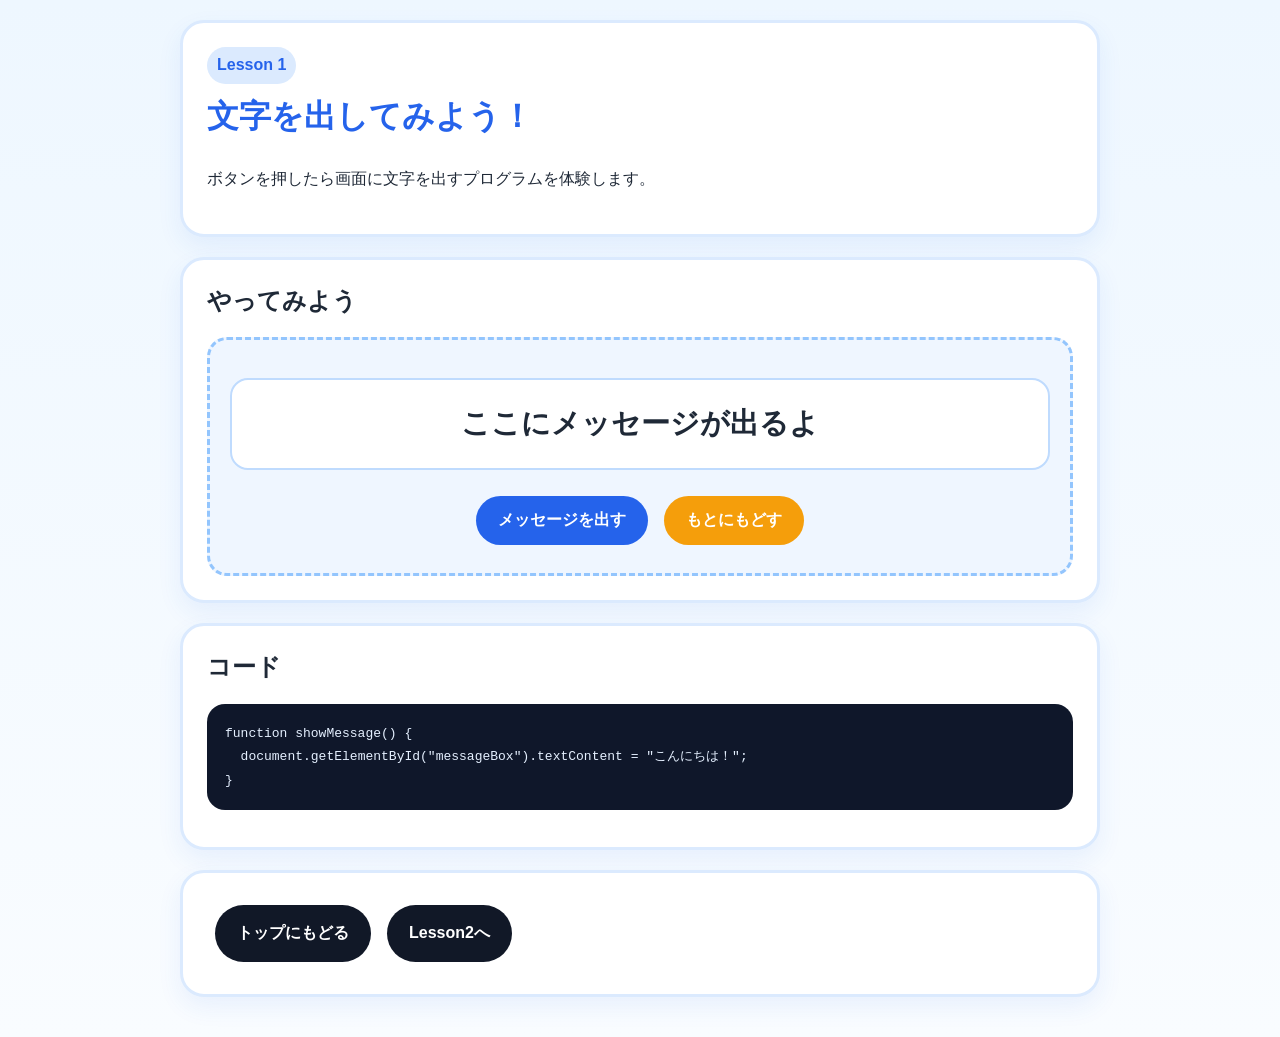
<file: lesson1.html>
<!DOCTYPE html>
<html lang="ja"><head><meta charset="UTF-8" /><meta name="viewport" content="width=device-width, initial-scale=1.0" /><title>Lesson1</title>
<style>
:root{--card:#fff;--text:#1f2937;--sub:#4b5563;--accent:#2563eb;--accent2:#f59e0b;--border:#dbeafe}
*{box-sizing:border-box} body{margin:0;font-family:"Yu Gothic","Hiragino Kaku Gothic ProN",sans-serif;background:linear-gradient(180deg,#eef7ff,#f9fcff);color:var(--text);line-height:1.8}
.wrap{max-width:960px;margin:0 auto;padding:20px}.hero,.card{background:var(--card);border:3px solid var(--border);border-radius:24px;padding:24px;box-shadow:0 10px 25px rgba(37,99,235,.08);margin-bottom:20px}
h1,h2{margin-top:0;line-height:1.4} h1{font-size:2rem;color:var(--accent)} .tag{display:inline-block;background:#dbeafe;color:var(--accent);border-radius:999px;padding:4px 10px;font-weight:bold;margin-bottom:10px}
.demo-box{border:3px dashed #93c5fd;border-radius:20px;padding:20px;text-align:center;background:#eff6ff} #messageBox{font-size:1.8rem;font-weight:bold;margin:18px 0;min-height:3em;display:flex;align-items:center;justify-content:center;background:#fff;border-radius:18px;padding:18px;border:2px solid #bfdbfe}
button,a{border:none;border-radius:999px;padding:14px 22px;font-size:1rem;font-weight:bold;cursor:pointer;margin:8px;text-decoration:none;display:inline-block}.primary{background:var(--accent);color:#fff}.secondary{background:var(--accent2);color:#fff}.nav{background:#111827;color:#fff}
pre{background:#0f172a;color:#e5f0ff;padding:18px;border-radius:18px;overflow:auto;white-space:pre-wrap}
</style></head>
<body><div class="wrap">
<section class="hero"><div class="tag">Lesson 1</div><h1>文字を出してみよう！</h1><p>ボタンを押したら画面に文字を出すプログラムを体験します。</p></section>
<section class="card"><h2>やってみよう</h2><div class="demo-box"><div id="messageBox">ここにメッセージが出るよ</div><button class="primary" onclick="showMessage()">メッセージを出す</button><button class="secondary" onclick="resetMessage()">もとにもどす</button></div></section>
<section class="card"><h2>コード</h2><pre>function showMessage() {
  document.getElementById("messageBox").textContent = "こんにちは！";
}</pre></section>
<section class="card"><a class="nav" href="index.html">トップにもどる</a><a class="nav" href="lesson2.html">Lesson2へ</a></section>
</div>
<script>
function showMessage(){document.getElementById("messageBox").textContent="こんにちは！プログラミングはたのしいね！";}
function resetMessage(){document.getElementById("messageBox").textContent="ここにメッセージが出るよ";}
</script></body></html>
</file>
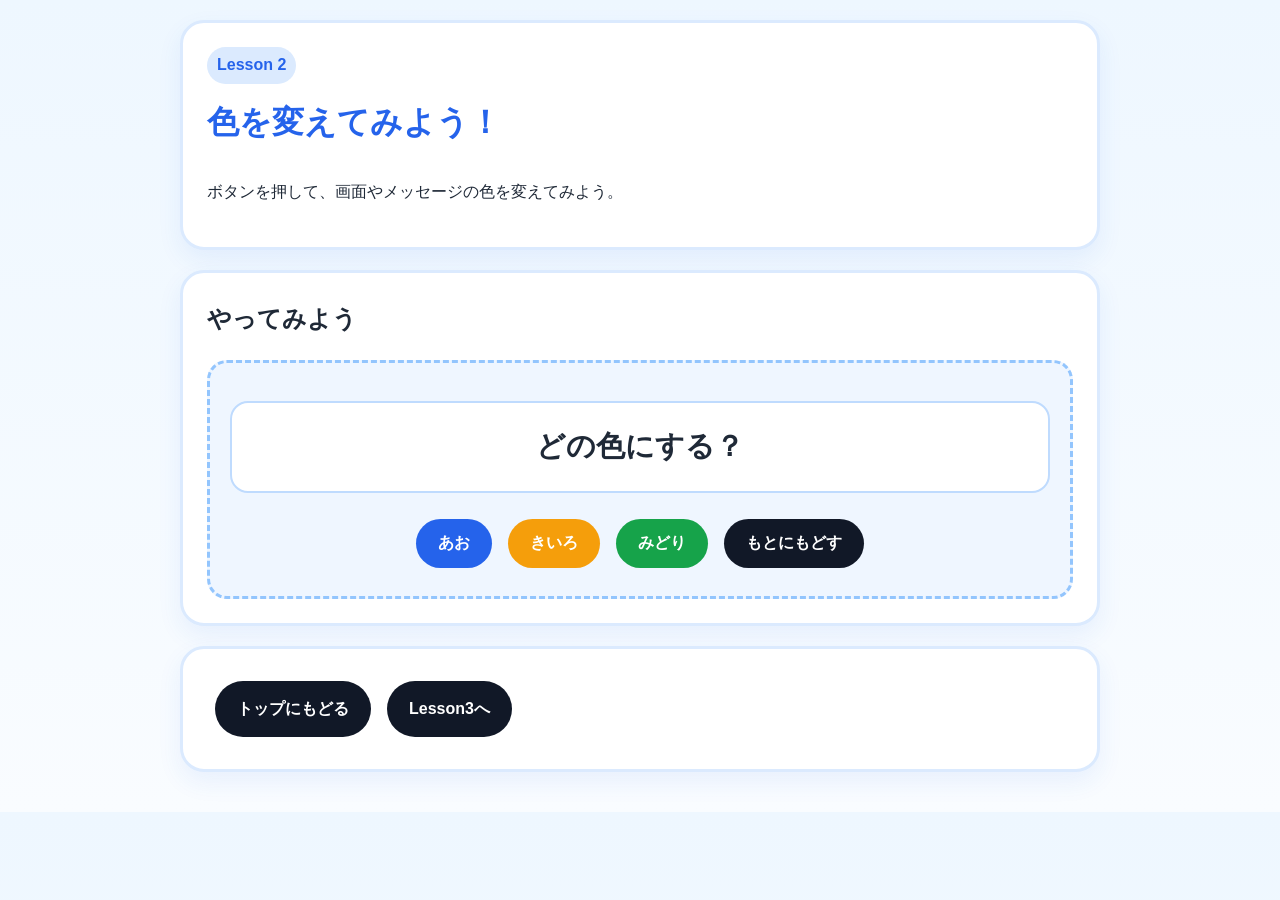
<file: lesson2.html>
<!DOCTYPE html>
<html lang="ja"><head><meta charset="UTF-8" /><meta name="viewport" content="width=device-width, initial-scale=1.0" /><title>Lesson2</title>
<style>
:root{--card:#fff;--text:#1f2937;--accent:#2563eb;--border:#dbeafe}
*{box-sizing:border-box} body{margin:0;font-family:"Yu Gothic","Hiragino Kaku Gothic ProN",sans-serif;background:linear-gradient(180deg,#eef7ff,#f9fcff);color:var(--text);line-height:1.8;transition:background .3s ease}
.wrap{max-width:960px;margin:0 auto;padding:20px}.hero,.card{background:var(--card);border:3px solid var(--border);border-radius:24px;padding:24px;box-shadow:0 10px 25px rgba(37,99,235,.08);margin-bottom:20px}
h1,h2{margin-top:0} h1{font-size:2rem;color:var(--accent)} .tag{display:inline-block;background:#dbeafe;color:var(--accent);border-radius:999px;padding:4px 10px;font-weight:bold;margin-bottom:10px}
.demo-box{border:3px dashed #93c5fd;border-radius:20px;padding:20px;text-align:center;background:#eff6ff} #message{font-size:1.8rem;font-weight:bold;min-height:3em;background:#fff;border:2px solid #bfdbfe;border-radius:18px;display:flex;align-items:center;justify-content:center;padding:18px;margin:18px 0}
button,a{border:none;border-radius:999px;padding:14px 22px;font-size:1rem;font-weight:bold;cursor:pointer;margin:8px;color:#fff;text-decoration:none;display:inline-block}.blue{background:#2563eb}.yellow{background:#f59e0b}.green{background:#16a34a}.reset{background:#111827}
</style></head>
<body><div class="wrap">
<section class="hero"><div class="tag">Lesson 2</div><h1>色を変えてみよう！</h1><p>ボタンを押して、画面やメッセージの色を変えてみよう。</p></section>
<section class="card"><h2>やってみよう</h2><div class="demo-box"><div id="message">どの色にする？</div><button class="blue" onclick="setTheme('#dbeafe','あおに かわったよ！')">あお</button><button class="yellow" onclick="setTheme('#fef3c7','きいろに かわったよ！')">きいろ</button><button class="green" onclick="setTheme('#dcfce7','みどりに かわったよ！')">みどり</button><button class="reset" onclick="resetTheme()">もとにもどす</button></div></section>
<section class="card"><a class="reset" href="index.html">トップにもどる</a><a class="reset" href="lesson3.html">Lesson3へ</a></section>
</div>
<script>
function setTheme(color,text){document.body.style.background=color;document.getElementById("message").textContent=text;}
function resetTheme(){document.body.style.background="linear-gradient(180deg,#eef7ff,#f9fcff)";document.getElementById("message").textContent="どの色にする？";}
</script></body></html>
</file>
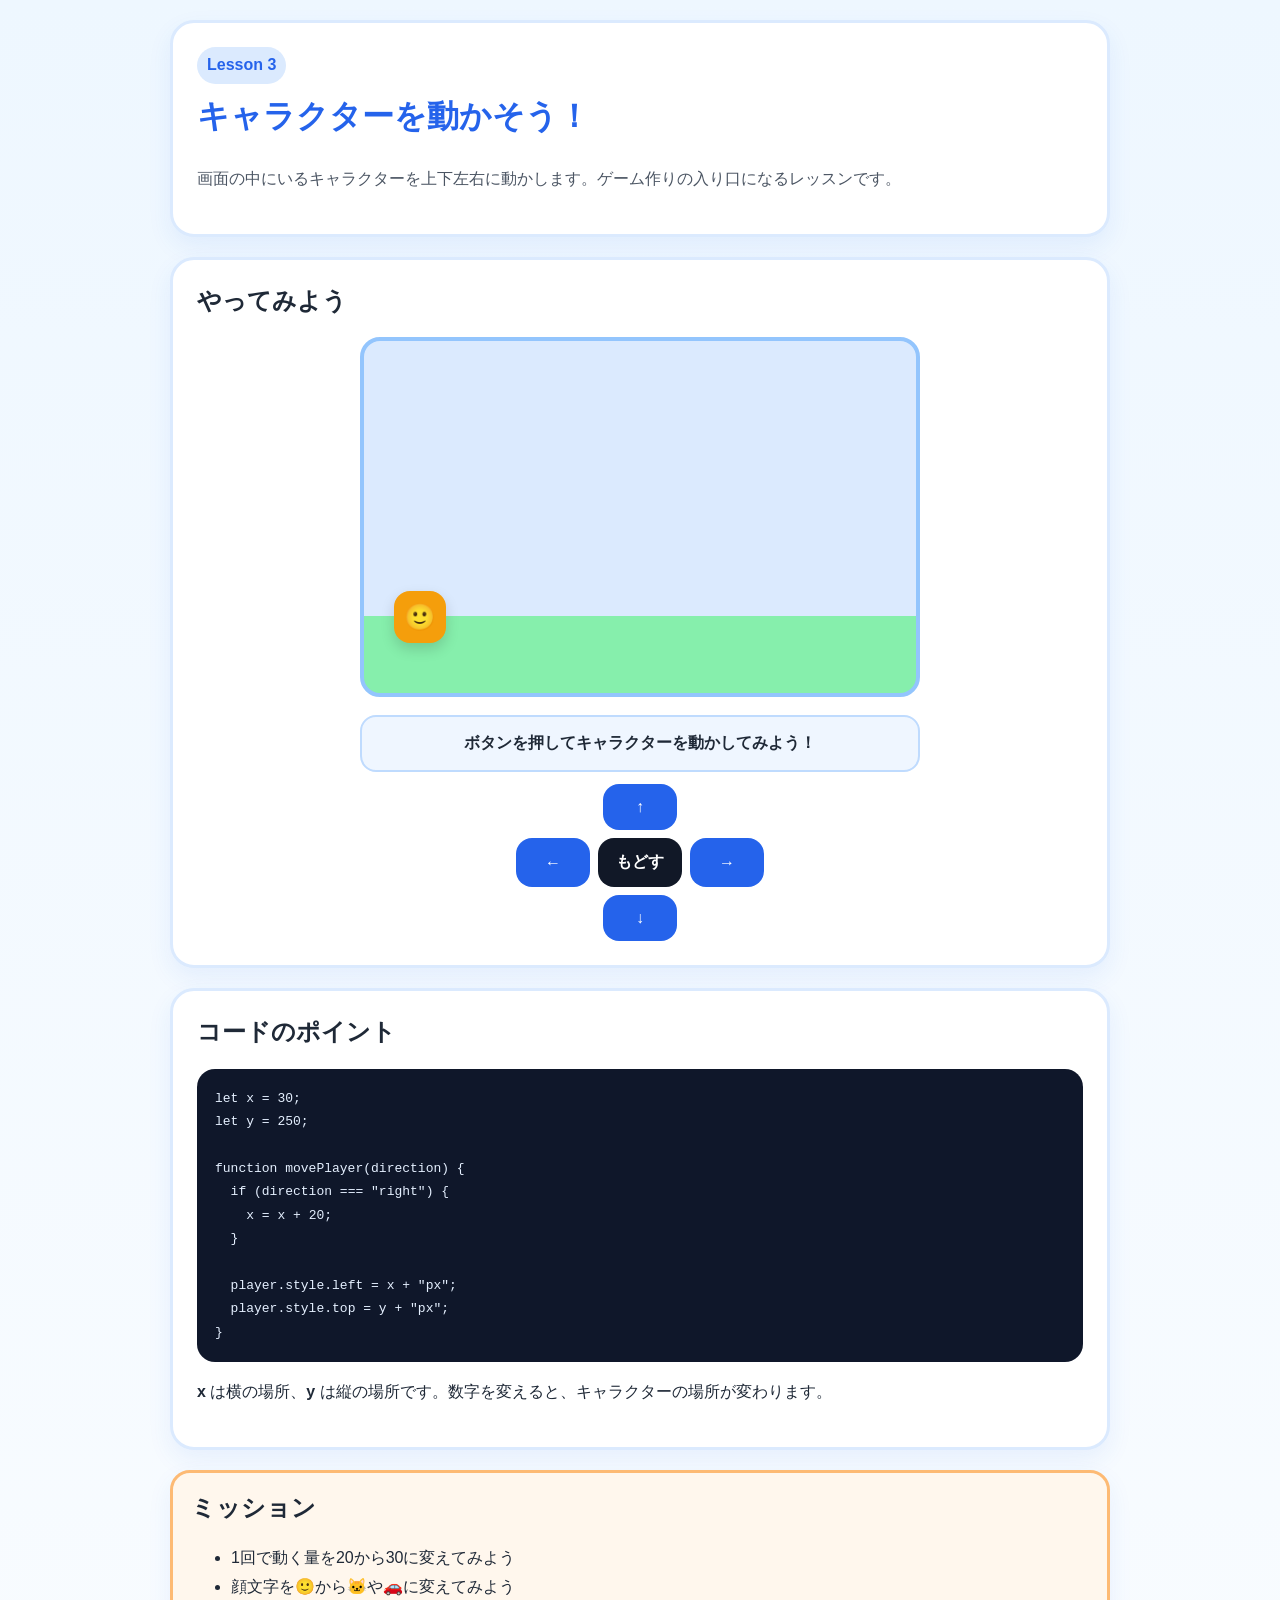
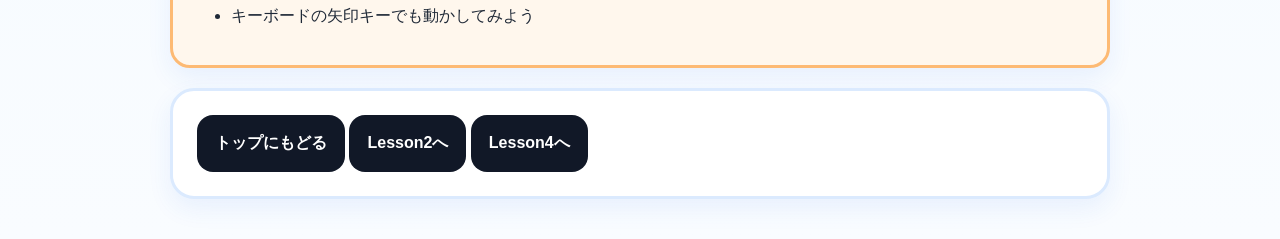
<file: lesson3.html>
<!DOCTYPE html>
<html lang="ja">
<head>
<meta charset="UTF-8" />
<meta name="viewport" content="width=device-width, initial-scale=1.0" />
<title>Lesson3 キャラクターを動かそう</title>
<style>
:root{--card:#fff;--text:#1f2937;--sub:#4b5563;--accent:#2563eb;--border:#dbeafe}
*{box-sizing:border-box}
body{margin:0;font-family:"Yu Gothic","Hiragino Kaku Gothic ProN",sans-serif;background:linear-gradient(180deg,#eef7ff,#f9fcff);color:var(--text);line-height:1.8}
.wrap{max-width:980px;margin:0 auto;padding:20px}
.hero,.card{background:var(--card);border:3px solid var(--border);border-radius:24px;padding:24px;box-shadow:0 10px 25px rgba(37,99,235,.08);margin-bottom:20px}
h1,h2{margin-top:0;line-height:1.4} h1{font-size:2rem;color:var(--accent)}
.lead{color:var(--sub)} .tag{display:inline-block;background:#dbeafe;color:var(--accent);border-radius:999px;padding:4px 10px;font-weight:bold;margin-bottom:10px}
.game-area{width:100%;max-width:560px;height:360px;margin:0 auto 18px;position:relative;border:4px solid #93c5fd;border-radius:20px;background:linear-gradient(180deg,#dbeafe 0 78%, #86efac 78% 100%);overflow:hidden}
#player{width:52px;height:52px;position:absolute;left:30px;top:250px;border-radius:16px;background:#f59e0b;display:flex;align-items:center;justify-content:center;font-size:1.6rem;box-shadow:0 6px 14px rgba(0,0,0,.15);user-select:none}
.controls{display:flex;flex-direction:column;align-items:center;gap:8px}.row{display:flex;gap:8px}
button,a{border:none;border-radius:16px;padding:14px 18px;min-width:74px;font-size:1rem;font-weight:bold;cursor:pointer;background:#2563eb;color:#fff;text-decoration:none;display:inline-block}
.dark{background:#111827}
.status{text-align:center;font-weight:bold;background:#eff6ff;border:2px solid #bfdbfe;border-radius:16px;padding:12px;margin:12px auto;max-width:560px}
pre{background:#0f172a;color:#e5f0ff;padding:18px;border-radius:18px;overflow:auto;white-space:pre-wrap;word-break:break-word}
.mission{background:#fff7ed;border:3px solid #fdba74;border-radius:20px;padding:18px}
</style>
</head>
<body>
<div class="wrap">
  <section class="hero">
    <div class="tag">Lesson 3</div>
    <h1>キャラクターを動かそう！</h1>
    <p class="lead">画面の中にいるキャラクターを上下左右に動かします。ゲーム作りの入り口になるレッスンです。</p>
  </section>

  <section class="card">
    <h2>やってみよう</h2>
    <div class="game-area" id="gameArea"><div id="player">🙂</div></div>
    <div class="status" id="statusText">ボタンを押してキャラクターを動かしてみよう！</div>
    <div class="controls">
      <div class="row"><button onclick="movePlayer('up')">↑</button></div>
      <div class="row"><button onclick="movePlayer('left')">←</button><button class="dark" onclick="resetPlayer()">もどす</button><button onclick="movePlayer('right')">→</button></div>
      <div class="row"><button onclick="movePlayer('down')">↓</button></div>
    </div>
  </section>

  <section class="card">
    <h2>コードのポイント</h2>
    <pre>let x = 30;
let y = 250;

function movePlayer(direction) {
  if (direction === "right") {
    x = x + 20;
  }

  player.style.left = x + "px";
  player.style.top = y + "px";
}</pre>
    <p><strong>x</strong> は横の場所、<strong>y</strong> は縦の場所です。数字を変えると、キャラクターの場所が変わります。</p>
  </section>

  <section class="card mission">
    <h2>ミッション</h2>
    <ul>
      <li>1回で動く量を20から30に変えてみよう</li>
      <li>顔文字を🙂から🐱や🚗に変えてみよう</li>
      <li>キーボードの矢印キーでも動かしてみよう</li>
    </ul>
  </section>

  <section class="card">
    <a class="dark" href="index.html">トップにもどる</a>
    <a class="dark" href="lesson2.html">Lesson2へ</a>
    <a class="dark" href="lesson4.html">Lesson4へ</a>
  </section>
</div>

<script>
const player = document.getElementById("player");
const statusText = document.getElementById("statusText");
const area = document.getElementById("gameArea");

let x = 30;
let y = 250;
const step = 20;

function drawPlayer() {
  player.style.left = x + "px";
  player.style.top = y + "px";
}

function movePlayer(direction) {
  const maxX = area.clientWidth - player.offsetWidth;
  const maxY = area.clientHeight - player.offsetHeight;

  if (direction === "left") x -= step;
  if (direction === "right") x += step;
  if (direction === "up") y -= step;
  if (direction === "down") y += step;

  if (x < 0) x = 0;
  if (y < 0) y = 0;
  if (x > maxX) x = maxX;
  if (y > maxY) y = maxY;

  drawPlayer();
  statusText.textContent = "いまの位置: よこ " + x + " / たて " + y;
}

function resetPlayer() {
  x = 30;
  y = 250;
  drawPlayer();
  statusText.textContent = "スタート位置にもどったよ！";
}

window.addEventListener("keydown", (event) => {
  if (event.key === "ArrowLeft") movePlayer("left");
  if (event.key === "ArrowRight") movePlayer("right");
  if (event.key === "ArrowUp") movePlayer("up");
  if (event.key === "ArrowDown") movePlayer("down");
});

drawPlayer();
</script>
</body>
</html>
</file>
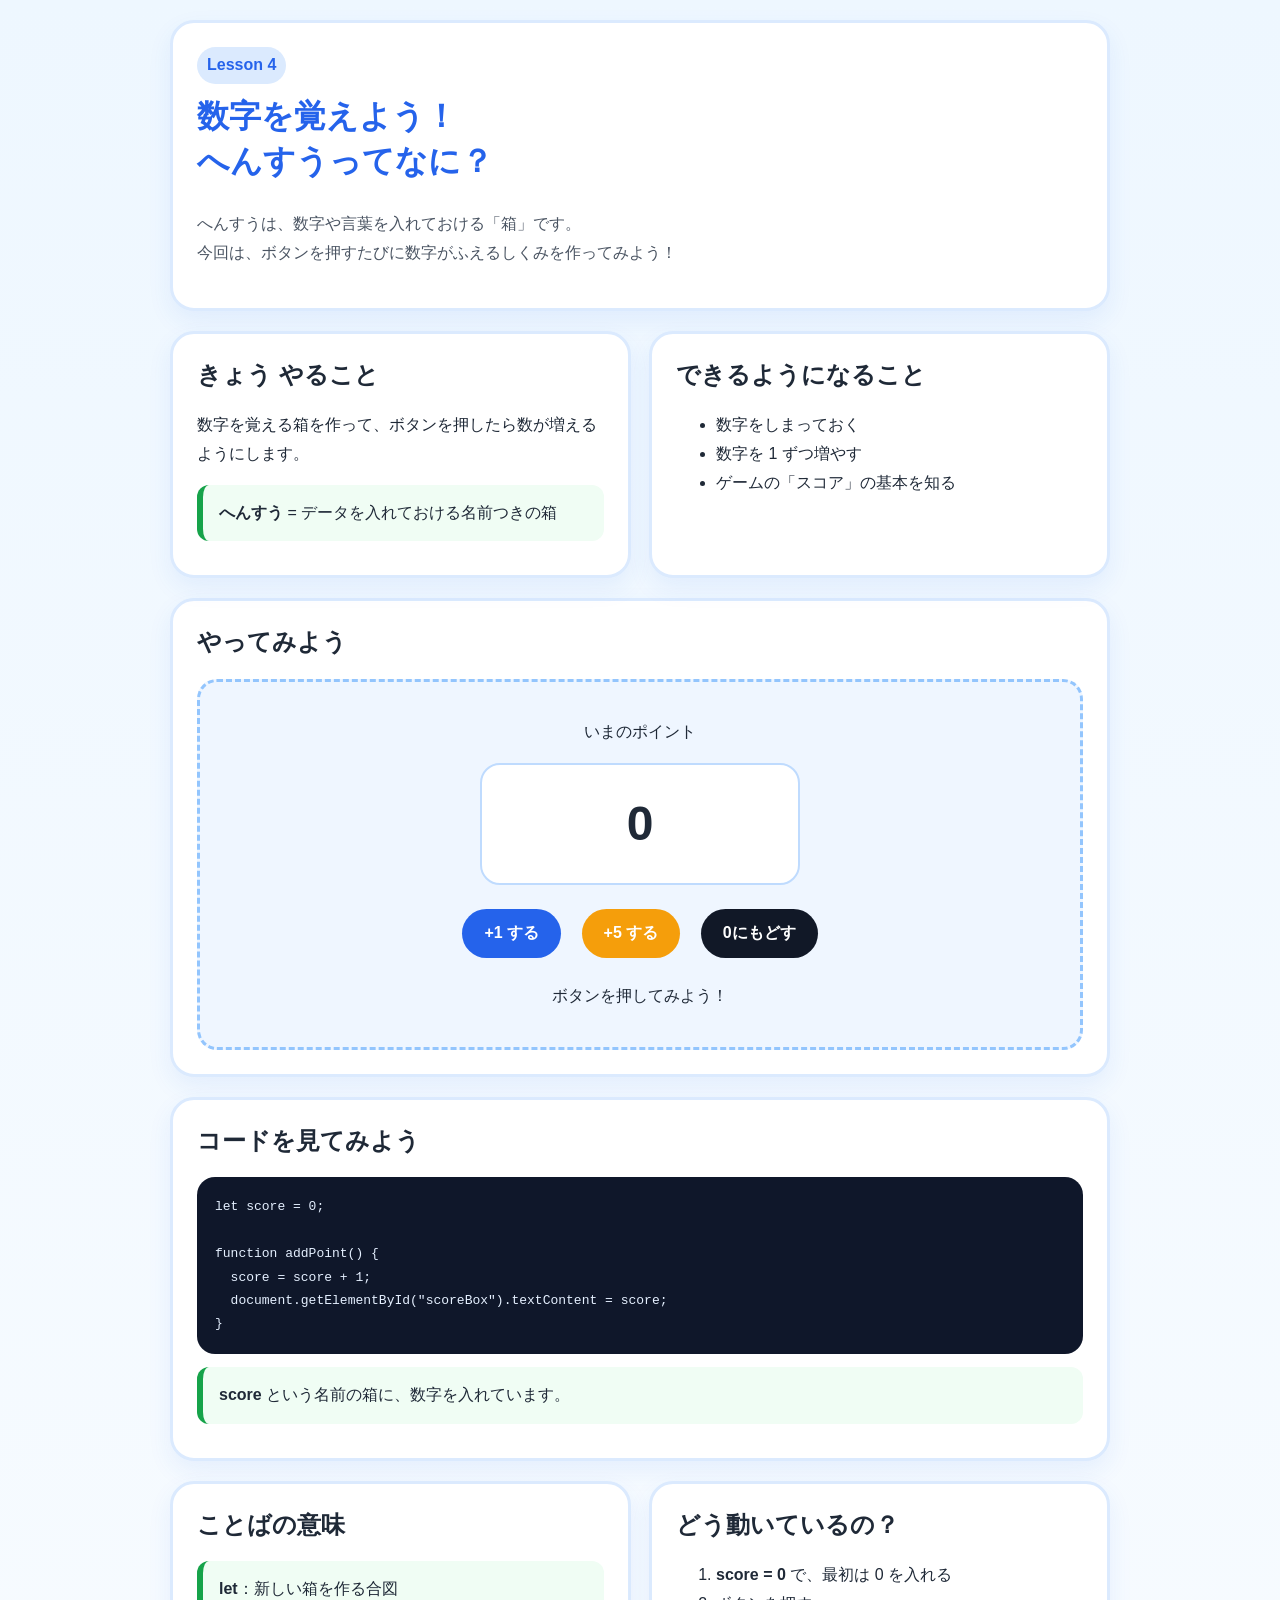
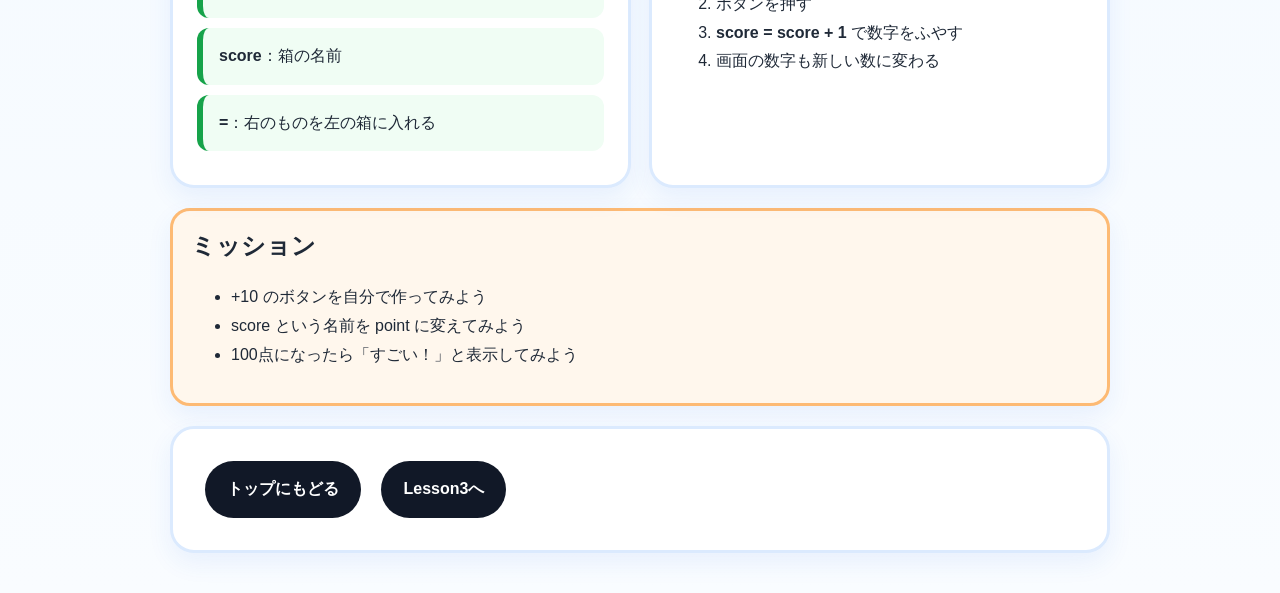
<file: lesson4.html>
<!DOCTYPE html>
<html lang="ja">
<head>
  <meta charset="UTF-8" />
  <meta name="viewport" content="width=device-width, initial-scale=1.0" />
  <title>Lesson4 数字を覚えよう（変数）</title>
  <style>
    :root{
      --card:#fff; --text:#1f2937; --sub:#4b5563; --accent:#2563eb;
      --border:#dbeafe; --accent2:#f59e0b; --ok:#16a34a;
    }
    *{box-sizing:border-box}
    body{
      margin:0;
      font-family:"Yu Gothic","Hiragino Kaku Gothic ProN",sans-serif;
      background:linear-gradient(180deg,#eef7ff,#f9fcff);
      color:var(--text);
      line-height:1.8;
    }
    .wrap{max-width:980px;margin:0 auto;padding:20px}
    .hero,.card{
      background:var(--card);
      border:3px solid var(--border);
      border-radius:24px;
      padding:24px;
      box-shadow:0 10px 25px rgba(37,99,235,.08);
      margin-bottom:20px;
    }
    h1,h2,h3{margin-top:0;line-height:1.4}
    h1{font-size:2rem;color:var(--accent)}
    .lead{color:var(--sub)}
    .tag{
      display:inline-block;background:#dbeafe;color:var(--accent);
      border-radius:999px;padding:4px 10px;font-weight:bold;margin-bottom:10px;
    }
    .grid{
      display:grid;
      grid-template-columns:repeat(auto-fit,minmax(280px,1fr));
      gap:18px;
    }
    .demo-box{
      border:3px dashed #93c5fd;
      border-radius:20px;
      padding:20px;
      text-align:center;
      background:#eff6ff;
    }
    .counter{
      font-size:3rem;
      font-weight:bold;
      background:#fff;
      border:2px solid #bfdbfe;
      border-radius:20px;
      padding:16px;
      margin:16px auto;
      max-width:320px;
    }
    .status{
      background:#f0fdf4;
      border-left:6px solid var(--ok);
      border-radius:12px;
      padding:14px 16px;
      margin:10px 0;
    }
    button,a{
      border:none;
      border-radius:999px;
      padding:14px 22px;
      font-size:1rem;
      font-weight:bold;
      cursor:pointer;
      margin:8px;
      text-decoration:none;
      display:inline-block;
      color:#fff;
    }
    .primary{background:var(--accent)}
    .secondary{background:var(--accent2)}
    .dark{background:#111827}
    pre{
      background:#0f172a;
      color:#e5f0ff;
      padding:18px;
      border-radius:18px;
      overflow:auto;
      white-space:pre-wrap;
      word-break:break-word;
    }
    .mission{
      background:#fff7ed;
      border:3px solid #fdba74;
      border-radius:20px;
      padding:18px;
    }
  </style>
</head>
<body>
  <div class="wrap">
    <section class="hero">
      <div class="tag">Lesson 4</div>
      <h1>数字を覚えよう！<br>へんすうってなに？</h1>
      <p class="lead">
        へんすうは、数字や言葉を入れておける「箱」です。<br>
        今回は、ボタンを押すたびに数字がふえるしくみを作ってみよう！
      </p>
    </section>

    <section class="grid">
      <div class="card">
        <h2>きょう やること</h2>
        <p>数字を覚える箱を作って、ボタンを押したら数が増えるようにします。</p>
        <div class="status">
          <strong>へんすう</strong> = データを入れておける名前つきの箱
        </div>
      </div>

      <div class="card">
        <h2>できるようになること</h2>
        <ul>
          <li>数字をしまっておく</li>
          <li>数字を 1 ずつ増やす</li>
          <li>ゲームの「スコア」の基本を知る</li>
        </ul>
      </div>
    </section>

    <section class="card">
      <h2>やってみよう</h2>
      <div class="demo-box">
        <p>いまのポイント</p>
        <div class="counter" id="scoreBox">0</div>
        <button class="primary" onclick="addPoint()">+1 する</button>
        <button class="secondary" onclick="addFive()">+5 する</button>
        <button class="dark" onclick="resetScore()">0にもどす</button>
        <p id="message">ボタンを押してみよう！</p>
      </div>
    </section>

    <section class="card">
      <h2>コードを見てみよう</h2>
      <pre>let score = 0;

function addPoint() {
  score = score + 1;
  document.getElementById("scoreBox").textContent = score;
}</pre>
      <div class="status">
        <strong>score</strong> という名前の箱に、数字を入れています。
      </div>
    </section>

    <section class="grid">
      <div class="card">
        <h2>ことばの意味</h2>
        <div class="status"><strong>let</strong>：新しい箱を作る合図</div>
        <div class="status"><strong>score</strong>：箱の名前</div>
        <div class="status"><strong>=</strong>：右のものを左の箱に入れる</div>
      </div>

      <div class="card">
        <h2>どう動いているの？</h2>
        <ol>
          <li><strong>score = 0</strong> で、最初は 0 を入れる</li>
          <li>ボタンを押す</li>
          <li><strong>score = score + 1</strong> で数字をふやす</li>
          <li>画面の数字も新しい数に変わる</li>
        </ol>
      </div>
    </section>

    <section class="card mission">
      <h2>ミッション</h2>
      <ul>
        <li>+10 のボタンを自分で作ってみよう</li>
        <li>score という名前を point に変えてみよう</li>
        <li>100点になったら「すごい！」と表示してみよう</li>
      </ul>
    </section>

    <section class="card">
      <a class="dark" href="index.html">トップにもどる</a>
      <a class="dark" href="lesson3.html">Lesson3へ</a>
    </section>
  </div>

  <script>
    let score = 0;

    function updateView(text) {
      document.getElementById("scoreBox").textContent = score;
      document.getElementById("message").textContent = text;
    }

    function addPoint() {
      score = score + 1;
      updateView("1ポイント ふえたよ！");
    }

    function addFive() {
      score = score + 5;
      updateView("5ポイント ふえたよ！");
    }

    function resetScore() {
      score = 0;
      updateView("0にもどったよ！");
    }
  </script>
</body>
</html>
</file>
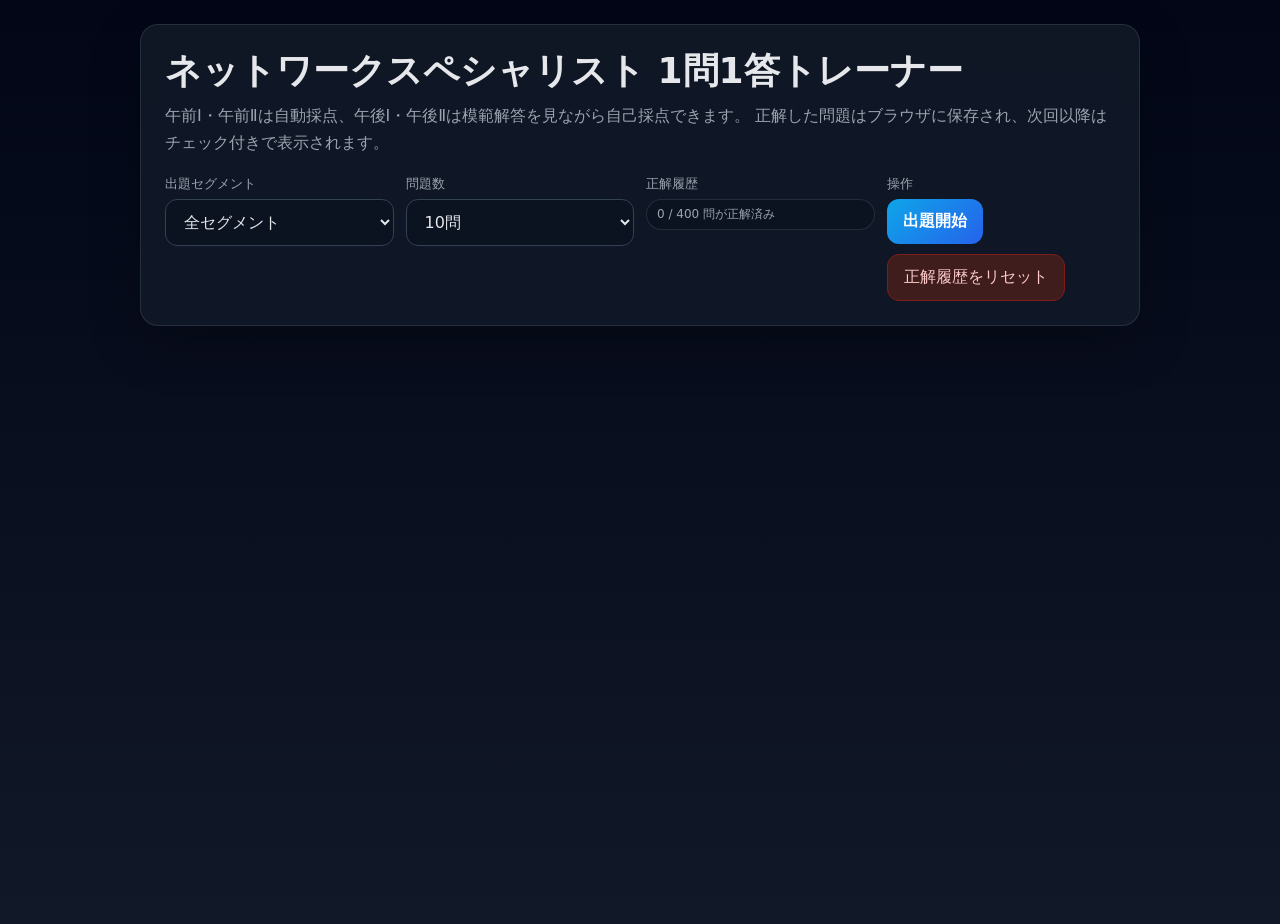
<file: nespe.html>
<!DOCTYPE html>
<html lang="ja">
<head>
  <meta charset="UTF-8">
  <meta name="viewport" content="width=device-width, initial-scale=1.0">
  <title>ネットワークスペシャリスト 1問1答トレーナー</title>
  <style>
    :root {
      --bg: #0f172a;
      --panel: #111827;
      --panel-2: #1f2937;
      --text: #e5e7eb;
      --muted: #9ca3af;
      --accent: #38bdf8;
      --ok: #22c55e;
      --ng: #ef4444;
      --warn: #f59e0b;
      --line: #334155;
    }
    * { box-sizing: border-box; }
    body {
      margin: 0;
      font-family: system-ui, -apple-system, BlinkMacSystemFont, "Segoe UI", sans-serif;
      background: linear-gradient(180deg, #020617 0%, #111827 100%);
      color: var(--text);
      min-height: 100vh;
    }
    .wrap {
      width: min(1000px, calc(100% - 24px));
      margin: 24px auto 48px;
    }
    .hero, .card {
      background: rgba(17, 24, 39, 0.92);
      border: 1px solid rgba(148, 163, 184, 0.18);
      border-radius: 18px;
      box-shadow: 0 18px 50px rgba(0, 0, 0, 0.28);
      backdrop-filter: blur(8px);
    }
    .hero {
      padding: 24px;
      margin-bottom: 18px;
    }
    h1 {
      margin: 0 0 10px;
      font-size: clamp(24px, 4vw, 36px);
      line-height: 1.2;
    }
    .sub {
      color: var(--muted);
      line-height: 1.7;
      margin: 0;
    }
    .controls {
      display: grid;
      grid-template-columns: repeat(4, minmax(0,1fr));
      gap: 12px;
      margin-top: 18px;
    }
    .field {
      display: flex;
      flex-direction: column;
      gap: 6px;
    }
    label {
      font-size: 13px;
      color: var(--muted);
    }
    select, button, textarea {
      font: inherit;
    }
    select, textarea {
      width: 100%;
      border-radius: 12px;
      border: 1px solid var(--line);
      background: #0b1220;
      color: var(--text);
      padding: 12px 14px;
    }
    textarea {
      min-height: 132px;
      line-height: 1.7;
      resize: vertical;
    }
    button {
      border: none;
      border-radius: 12px;
      padding: 12px 16px;
      cursor: pointer;
      transition: transform .15s ease, opacity .15s ease;
    }
    button:hover { transform: translateY(-1px); }
    button:disabled { opacity: .45; cursor: not-allowed; transform: none; }
    .primary {
      background: linear-gradient(135deg, #0ea5e9, #2563eb);
      color: white;
      font-weight: 700;
    }
    .secondary {
      background: #1e293b;
      color: var(--text);
      border: 1px solid var(--line);
    }
    .danger {
      background: #3f1d1d;
      color: #fecaca;
      border: 1px solid #7f1d1d;
    }
    .card {
      padding: 20px;
      margin-bottom: 18px;
    }
    .topbar {
      display: flex;
      flex-wrap: wrap;
      gap: 10px;
      align-items: center;
      justify-content: space-between;
      margin-bottom: 14px;
    }
    .badges {
      display: flex;
      flex-wrap: wrap;
      gap: 8px;
      align-items: center;
    }
    .badge {
      display: inline-flex;
      align-items: center;
      gap: 6px;
      border-radius: 999px;
      padding: 6px 10px;
      font-size: 12px;
      background: #0b1220;
      border: 1px solid rgba(148, 163, 184, 0.18);
      color: var(--muted);
    }
    .badge.ok {
      color: #bbf7d0;
      border-color: rgba(34,197,94,.35);
      background: rgba(20, 83, 45, .28);
    }
    .badge.warn {
      color: #fde68a;
      border-color: rgba(245,158,11,.35);
      background: rgba(120, 53, 15, .28);
    }
    .progress-wrap {
      margin: 14px 0 8px;
      height: 10px;
      border-radius: 999px;
      background: #0b1220;
      overflow: hidden;
      border: 1px solid rgba(148, 163, 184, 0.14);
    }
    .progress-bar {
      height: 100%;
      width: 0%;
      background: linear-gradient(90deg, #22d3ee, #3b82f6);
      transition: width .25s ease;
    }
    .q-ref {
      font-size: 13px;
      color: var(--accent);
      margin-bottom: 10px;
      font-weight: 700;
    }
    .q-title {
      font-size: clamp(20px, 3vw, 28px);
      line-height: 1.65;
      margin: 0 0 16px;
      white-space: pre-wrap;
    }
    .case-box {
      background: rgba(15, 23, 42, .9);
      border: 1px solid rgba(148, 163, 184, 0.16);
      border-radius: 14px;
      padding: 14px;
      margin-bottom: 16px;
    }
    .case-box h3 {
      margin: 0 0 10px;
      font-size: 16px;
    }
    .case-box p {
      margin: 0;
      color: #d1d5db;
      line-height: 1.8;
      white-space: pre-wrap;
    }
    .choices {
      display: grid;
      gap: 10px;
      margin: 16px 0;
    }
    .choice {
      display: flex;
      align-items: flex-start;
      gap: 10px;
      padding: 14px;
      border-radius: 14px;
      border: 1px solid rgba(148, 163, 184, 0.16);
      background: rgba(15, 23, 42, 0.82);
      cursor: pointer;
    }
    .choice input {
      margin-top: 4px;
    }
    .choice strong {
      min-width: 20px;
    }
    .choice:hover {
      border-color: rgba(56, 189, 248, .45);
    }
    .actions {
      display: flex;
      flex-wrap: wrap;
      gap: 10px;
      margin-top: 14px;
    }
    .result {
      margin-top: 18px;
      border-radius: 14px;
      padding: 14px;
      border: 1px solid rgba(148, 163, 184, 0.16);
      background: rgba(15, 23, 42, 0.82);
      display: none;
    }
    .result.show { display: block; }
    .result.correct {
      border-color: rgba(34,197,94,.4);
      background: rgba(20,83,45,.2);
    }
    .result.incorrect {
      border-color: rgba(239,68,68,.4);
      background: rgba(127,29,29,.18);
    }
    .result h3 {
      margin: 0 0 10px;
    }
    .result p {
      margin: 8px 0 0;
      line-height: 1.8;
      white-space: pre-wrap;
    }
    .summary-grid {
      display: grid;
      grid-template-columns: repeat(2, minmax(0,1fr));
      gap: 12px;
      margin-top: 14px;
    }
    .stat {
      padding: 16px;
      border-radius: 14px;
      background: rgba(15, 23, 42, 0.86);
      border: 1px solid rgba(148, 163, 184, 0.16);
    }
    .stat strong {
      display: block;
      font-size: 28px;
      margin-bottom: 4px;
    }
    .mini {
      font-size: 12px;
      color: var(--muted);
    }
    .review-list {
      display: grid;
      gap: 10px;
      margin-top: 14px;
    }
    .review-item {
      padding: 12px 14px;
      border-radius: 12px;
      border: 1px solid rgba(148, 163, 184, 0.16);
      background: rgba(15, 23, 42, 0.86);
      line-height: 1.7;
    }
    .review-item.correct { border-color: rgba(34,197,94,.35); }
    .review-item.incorrect { border-color: rgba(239,68,68,.35); }
    .muted {
      color: var(--muted);
    }
    .hidden { display: none !important; }
    @media (max-width: 860px) {
      .controls {
        grid-template-columns: 1fr 1fr;
      }
      .summary-grid {
        grid-template-columns: 1fr;
      }
    }
    @media (max-width: 560px) {
      .controls {
        grid-template-columns: 1fr;
      }
      .hero, .card {
        padding: 16px;
      }
      .q-title {
        font-size: 19px;
      }
    }
  </style>
</head>
<body>
  <div class="wrap">
    <section class="hero">
      <h1>ネットワークスペシャリスト 1問1答トレーナー</h1>
      <p class="sub">
        午前Ⅰ・午前Ⅱは自動採点、午後Ⅰ・午後Ⅱは模範解答を見ながら自己採点できます。
        正解した問題はブラウザに保存され、次回以降はチェック付きで表示されます。
      </p>
      <div class="controls">
        <div class="field">
          <label for="segmentSelect">出題セグメント</label>
          <select id="segmentSelect">
            <option value="all">全セグメント</option>
            <option value="午前Ⅰ">午前Ⅰ</option>
            <option value="午前Ⅱ">午前Ⅱ</option>
            <option value="午後Ⅰ">午後Ⅰ</option>
            <option value="午後Ⅱ">午後Ⅱ</option>
          </select>
        </div>
        <div class="field">
          <label for="countSelect">問題数</label>
          <select id="countSelect">
            <option value="10">10問</option>
            <option value="30">30問</option>
            <option value="50">50問</option>
            <option value="100">100問</option>
          </select>
        </div>
        <div class="field">
          <label>正解履歴</label>
          <div id="historyInfo" class="badge">読み込み中...</div>
        </div>
        <div class="field">
          <label>操作</label>
          <div class="actions" style="margin-top:0;">
            <button id="startBtn" class="primary">出題開始</button>
            <button id="resetHistoryBtn" class="danger">正解履歴をリセット</button>
          </div>
        </div>
      </div>
    </section>

    <section id="quizCard" class="card hidden">
      <div class="topbar">
        <div class="badges">
          <span id="segmentBadge" class="badge"></span>
          <span id="progressBadge" class="badge"></span>
          <span id="historyBadge" class="badge hidden"></span>
          <span id="modeBadge" class="badge warn"></span>
        </div>
        <button id="quitBtn" class="secondary">終了して結果を見る</button>
      </div>

      <div class="progress-wrap">
        <div id="progressBar" class="progress-bar"></div>
      </div>

      <div id="questionRef" class="q-ref"></div>
      <div id="caseBox" class="case-box hidden">
        <h3 id="caseTitle"></h3>
        <p id="caseDescription"></p>
      </div>
      <h2 id="questionText" class="q-title"></h2>

      <div id="mcqArea">
        <div id="choices" class="choices"></div>
        <div class="actions">
          <button id="submitMcqBtn" class="primary">解答する</button>
        </div>
      </div>

      <div id="selfArea" class="hidden">
        <textarea id="selfAnswer" placeholder="ここに自分の解答を書いてください（午後問題は模範解答を見ながら自己採点）"></textarea>
        <div class="actions">
          <button id="showModelBtn" class="primary">模範解答を見る</button>
        </div>
      </div>

      <div id="resultBox" class="result">
        <h3 id="resultTitle"></h3>
        <p id="resultBody"></p>
        <div id="selfJudgeActions" class="actions hidden">
          <button id="markCorrectBtn" class="primary">この問題を正解にする</button>
          <button id="markIncorrectBtn" class="secondary">この問題を不正解にする</button>
        </div>
        <div id="nextArea" class="actions hidden">
          <button id="nextBtn" class="primary">次の問題へ</button>
        </div>
      </div>
    </section>

    <section id="summaryCard" class="card hidden">
      <div class="topbar">
        <div class="badges">
          <span id="finalSegmentBadge" class="badge"></span>
          <span id="finalCountBadge" class="badge"></span>
        </div>
        <button id="restartBtn" class="secondary">設定に戻る</button>
      </div>
      <h2 style="margin-top:0;">結果</h2>
      <p id="summaryLead" class="sub"></p>
      <div class="summary-grid">
        <div class="stat">
          <strong id="scoreMain">0 / 0</strong>
          <span class="mini">総合スコア</span>
        </div>
        <div class="stat">
          <strong id="scoreRate">0%</strong>
          <span class="mini">正答率</span>
        </div>
      </div>
      <div id="segmentBreakdown" class="review-list"></div>
      <div class="review-list" id="reviewList"></div>
    </section>
  </div>

  <script>
    const QUESTION_BANK = [{"id":"AM1-Q001","segment":"午前Ⅰ","type":"mcq","prompt":"192.168.10.0/24 を 4 つの等しいサブネットに分割したとき、各サブネットのプレフィックス長はどれか。","options":[{"key":"A","text":"/25"},{"key":"B","text":"/26"},{"key":"C","text":"/27"},{"key":"D","text":"/28"}],"answer":"B","explanation":"/24 を 4 分割すると 2bit 借用するので /26。","displayRef":"午前Ⅰ 問1"},{"id":"AM1-Q002","segment":"午前Ⅰ","type":"mcq","prompt":"10.0.0.0/24 のサブネットで、ホスト数が 50 台必要な場合に最も適切なプレフィックス長はどれか。","options":[{"key":"A","text":"/25"},{"key":"B","text":"/26"},{"key":"C","text":"/27"},{"key":"D","text":"/28"}],"answer":"B","explanation":"/26 は利用可能ホスト数 62。","displayRef":"午前Ⅰ 問2"},{"id":"AM1-Q003","segment":"午前Ⅰ","type":"mcq","prompt":"172.16.8.0/21 に含まれる IP アドレスの範囲として正しいものはどれか。","options":[{"key":"A","text":"172.16.8.0 ～ 172.16.15.255"},{"key":"B","text":"172.16.8.0 ～ 172.16.11.255"},{"key":"C","text":"172.16.8.0 ～ 172.16.31.255"},{"key":"D","text":"172.16.0.0 ～ 172.16.7.255"}],"answer":"A","explanation":"/21 は 8 ブロック幅。","displayRef":"午前Ⅰ 問3"},{"id":"AM1-Q004","segment":"午前Ⅰ","type":"mcq","prompt":"CIDR の説明として最も適切なものはどれか。","options":[{"key":"A","text":"クラスに固定されたアドレス割当方式"},{"key":"B","text":"経路集約と柔軟なプレフィックス長を可能にする方式"},{"key":"C","text":"VLAN を識別する方式"},{"key":"D","text":"NAT の変換表管理方式"}],"answer":"B","explanation":"CIDR はクラスレスで経路集約可能。","displayRef":"午前Ⅰ 問4"},{"id":"AM1-Q005","segment":"午前Ⅰ","type":"mcq","prompt":"プライベート IPv4 アドレス帯として正しいものはどれか。","options":[{"key":"A","text":"100.64.0.0/10"},{"key":"B","text":"169.254.0.0/16"},{"key":"C","text":"172.16.0.0/12"},{"key":"D","text":"224.0.0.0/4"}],"answer":"C","explanation":"RFC1918 の一つ。","displayRef":"午前Ⅰ 問5"},{"id":"AM1-Q006","segment":"午前Ⅰ","type":"mcq","prompt":"リンクローカル IPv4 アドレスの説明として正しいものはどれか。","options":[{"key":"A","text":"DHCP 失敗時などに自動設定される 169.254.0.0/16"},{"key":"B","text":"NAT 用の 10.0.0.0/8"},{"key":"C","text":"ループバック用の 127.0.0.0/8"},{"key":"D","text":"マルチキャスト用の 224.0.0.0/4"}],"answer":"A","explanation":"APIPA。","displayRef":"午前Ⅰ 問6"},{"id":"AM1-Q007","segment":"午前Ⅰ","type":"mcq","prompt":"デフォルトゲートウェイの役割として適切なものはどれか。","options":[{"key":"A","text":"DNS 名を IP アドレスに変換する"},{"key":"B","text":"同一セグメント内の端末を認証する"},{"key":"C","text":"宛先が同一サブネット外のときに転送先となるルータの IP アドレス"},{"key":"D","text":"DHCP で配布されたリース時間を保持する"}],"answer":"C","explanation":"L3 転送の次ホップ。","displayRef":"午前Ⅰ 問7"},{"id":"AM1-Q008","segment":"午前Ⅰ","type":"mcq","prompt":"/27 のサブネットにおける利用可能ホスト数はどれか。","options":[{"key":"A","text":"14"},{"key":"B","text":"30"},{"key":"C","text":"62"},{"key":"D","text":"126"}],"answer":"B","explanation":"2^(32-27)-2 = 30。","displayRef":"午前Ⅰ 問8"},{"id":"AM1-Q009","segment":"午前Ⅰ","type":"mcq","prompt":"255.255.255.240 に対応するプレフィックス長はどれか。","options":[{"key":"A","text":"/26"},{"key":"B","text":"/27"},{"key":"C","text":"/28"},{"key":"D","text":"/29"}],"answer":"C","explanation":"240 は 11110000。","displayRef":"午前Ⅰ 問9"},{"id":"AM1-Q010","segment":"午前Ⅰ","type":"mcq","prompt":"ホスト部が全て 1 の IPv4 アドレスを何というか。","options":[{"key":"A","text":"ユニキャストアドレス"},{"key":"B","text":"ブロードキャストアドレス"},{"key":"C","text":"エニキャストアドレス"},{"key":"D","text":"ループバックアドレス"}],"answer":"B","explanation":"そのサブネット内へのブロードキャスト。","displayRef":"午前Ⅰ 問10"},{"id":"AM1-Q011","segment":"午前Ⅰ","type":"mcq","prompt":"OSI 基本参照モデルで、ルーティングを主に扱う層はどれか。","options":[{"key":"A","text":"物理層"},{"key":"B","text":"データリンク層"},{"key":"C","text":"ネットワーク層"},{"key":"D","text":"セッション層"}],"answer":"C","explanation":"IP ルーティングは L3。","displayRef":"午前Ⅰ 問11"},{"id":"AM1-Q012","segment":"午前Ⅰ","type":"mcq","prompt":"HTTP/HTTPS が主に動作する層として最も適切なものはどれか。","options":[{"key":"A","text":"アプリケーション層"},{"key":"B","text":"トランスポート層"},{"key":"C","text":"データリンク層"},{"key":"D","text":"物理層"}],"answer":"A","explanation":"アプリ層プロトコル。","displayRef":"午前Ⅰ 問12"},{"id":"AM1-Q013","segment":"午前Ⅰ","type":"mcq","prompt":"TCP の特徴として正しいものはどれか。","options":[{"key":"A","text":"コネクションレスである"},{"key":"B","text":"再送制御や順序制御を行う"},{"key":"C","text":"マルチキャスト専用である"},{"key":"D","text":"NAT を不要にする"}],"answer":"B","explanation":"信頼性制御あり。","displayRef":"午前Ⅰ 問13"},{"id":"AM1-Q014","segment":"午前Ⅰ","type":"mcq","prompt":"UDP を利用することが多いプロトコルはどれか。","options":[{"key":"A","text":"FTP"},{"key":"B","text":"SMTP"},{"key":"C","text":"DNS 問合せ"},{"key":"D","text":"SSH"}],"answer":"C","explanation":"通常の DNS 問合せは UDP/53。","displayRef":"午前Ⅰ 問14"},{"id":"AM1-Q015","segment":"午前Ⅰ","type":"mcq","prompt":"ARP の役割として適切なものはどれか。","options":[{"key":"A","text":"IP アドレスから MAC アドレスを求める"},{"key":"B","text":"DNS 名から IP アドレスを求める"},{"key":"C","text":"ルーティング表を交換する"},{"key":"D","text":"メール配送経路を決定する"}],"answer":"A","explanation":"同一セグメントでアドレス解決。","displayRef":"午前Ⅰ 問15"},{"id":"AM1-Q016","segment":"午前Ⅰ","type":"mcq","prompt":"ICMP Echo Request/Reply を利用する代表的なコマンドはどれか。","options":[{"key":"A","text":"nslookup"},{"key":"B","text":"ping"},{"key":"C","text":"tracert"},{"key":"D","text":"arp"}],"answer":"B","explanation":"疎通確認。","displayRef":"午前Ⅰ 問16"},{"id":"AM1-Q017","segment":"午前Ⅰ","type":"mcq","prompt":"traceroute/tracert が経路確認に利用できる主な理由はどれか。","options":[{"key":"A","text":"DNS キャッシュを表示するから"},{"key":"B","text":"TTL を段階的に変えて ICMP 応答を得るから"},{"key":"C","text":"ARP テーブルを列挙するから"},{"key":"D","text":"NAT 変換表を取得するから"}],"answer":"B","explanation":"TTL 切れ応答を利用。","displayRef":"午前Ⅰ 問17"},{"id":"AM1-Q018","segment":"午前Ⅰ","type":"mcq","prompt":"Ethernet フレームの宛先 MAC アドレスを学習する主な機器はどれか。","options":[{"key":"A","text":"ルータ"},{"key":"B","text":"レイヤ3 スイッチ"},{"key":"C","text":"レイヤ2 スイッチ"},{"key":"D","text":"DNS サーバ"}],"answer":"C","explanation":"L2SW が MAC アドレス表を学習。","displayRef":"午前Ⅰ 問18"},{"id":"AM1-Q019","segment":"午前Ⅰ","type":"mcq","prompt":"データリンク層でエラー検出に使われる代表的な値はどれか。","options":[{"key":"A","text":"TTL"},{"key":"B","text":"FCS"},{"key":"C","text":"Window Size"},{"key":"D","text":"DSCP"}],"answer":"B","explanation":"Frame Check Sequence。","displayRef":"午前Ⅰ 問19"},{"id":"AM1-Q020","segment":"午前Ⅰ","type":"mcq","prompt":"MTU の意味として正しいものはどれか。","options":[{"key":"A","text":"回線の平均利用率"},{"key":"B","text":"1 回の転送で送信できる最大ペイロードサイズ"},{"key":"C","text":"ルータが保持する最大経路数"},{"key":"D","text":"TCP セッションの最大数"}],"answer":"B","explanation":"Maximum Transmission Unit。","displayRef":"午前Ⅰ 問20"},{"id":"AM1-Q021","segment":"午前Ⅰ","type":"mcq","prompt":"DNS の標準ポート番号はどれか。","options":[{"key":"A","text":"25"},{"key":"B","text":"53"},{"key":"C","text":"80"},{"key":"D","text":"443"}],"answer":"B","explanation":"DNS は 53。","displayRef":"午前Ⅰ 問21"},{"id":"AM1-Q022","segment":"午前Ⅰ","type":"mcq","prompt":"HTTPS の標準ポート番号はどれか。","options":[{"key":"A","text":"110"},{"key":"B","text":"123"},{"key":"C","text":"443"},{"key":"D","text":"514"}],"answer":"C","explanation":"HTTPS は 443。","displayRef":"午前Ⅰ 問22"},{"id":"AM1-Q023","segment":"午前Ⅰ","type":"mcq","prompt":"SMTP の標準ポート番号はどれか。","options":[{"key":"A","text":"21"},{"key":"B","text":"23"},{"key":"C","text":"25"},{"key":"D","text":"161"}],"answer":"C","explanation":"SMTP は 25。","displayRef":"午前Ⅰ 問23"},{"id":"AM1-Q024","segment":"午前Ⅰ","type":"mcq","prompt":"NTP の標準ポート番号はどれか。","options":[{"key":"A","text":"69"},{"key":"B","text":"123"},{"key":"C","text":"161"},{"key":"D","text":"3389"}],"answer":"B","explanation":"NTP は UDP/123。","displayRef":"午前Ⅰ 問24"},{"id":"AM1-Q025","segment":"午前Ⅰ","type":"mcq","prompt":"SNMP エージェントへの問い合わせに用いる標準ポート番号はどれか。","options":[{"key":"A","text":"53"},{"key":"B","text":"67"},{"key":"C","text":"123"},{"key":"D","text":"161"}],"answer":"D","explanation":"SNMP は UDP/161。","displayRef":"午前Ⅰ 問25"},{"id":"AM1-Q026","segment":"午前Ⅰ","type":"mcq","prompt":"syslog の代表的な標準ポート番号はどれか。","options":[{"key":"A","text":"110"},{"key":"B","text":"143"},{"key":"C","text":"514"},{"key":"D","text":"636"}],"answer":"C","explanation":"syslog は UDP/514 が代表的。","displayRef":"午前Ⅰ 問26"},{"id":"AM1-Q027","segment":"午前Ⅰ","type":"mcq","prompt":"DHCP サーバの標準ポート番号として正しい組合せはどれか。","options":[{"key":"A","text":"クライアント67 / サーバ68"},{"key":"B","text":"クライアント68 / サーバ67"},{"key":"C","text":"クライアント53 / サーバ54"},{"key":"D","text":"クライアント69 / サーバ70"}],"answer":"B","explanation":"DHCP は C68/S67。","displayRef":"午前Ⅰ 問27"},{"id":"AM1-Q028","segment":"午前Ⅰ","type":"mcq","prompt":"SSH の主な用途として正しいものはどれか。","options":[{"key":"A","text":"ファイル共有"},{"key":"B","text":"時刻同期"},{"key":"C","text":"安全なリモートログイン"},{"key":"D","text":"経路交換"}],"answer":"C","explanation":"暗号化された遠隔操作。","displayRef":"午前Ⅰ 問28"},{"id":"AM1-Q029","segment":"午前Ⅰ","type":"mcq","prompt":"RADIUS の主な用途として最も適切なものはどれか。","options":[{"key":"A","text":"電子メール配送"},{"key":"B","text":"認証・認可・アカウンティング"},{"key":"C","text":"名前解決"},{"key":"D","text":"Web キャッシュ"}],"answer":"B","explanation":"AAA を扱う。","displayRef":"午前Ⅰ 問29"},{"id":"AM1-Q030","segment":"午前Ⅰ","type":"mcq","prompt":"LDAP/LDAPS がよく使われる用途はどれか。","options":[{"key":"A","text":"ディレクトリサービスへの問い合わせ"},{"key":"B","text":"NTP 同期"},{"key":"C","text":"ループ防止"},{"key":"D","text":"NAT 変換"}],"answer":"A","explanation":"ユーザ情報検索など。","displayRef":"午前Ⅰ 問30"},{"id":"AM1-Q031","segment":"午前Ⅰ","type":"mcq","prompt":"機密性を高める代表的な対策はどれか。","options":[{"key":"A","text":"冗長化"},{"key":"B","text":"暗号化"},{"key":"C","text":"負荷分散"},{"key":"D","text":"キャッシュ"}],"answer":"B","explanation":"機密性は暗号化。","displayRef":"午前Ⅰ 問31"},{"id":"AM1-Q032","segment":"午前Ⅰ","type":"mcq","prompt":"完全性を確認する目的で利用される代表的なものはどれか。","options":[{"key":"A","text":"ハッシュ値"},{"key":"B","text":"UPS"},{"key":"C","text":"VLAN"},{"key":"D","text":"NAT"}],"answer":"A","explanation":"改ざん検知にハッシュ。","displayRef":"午前Ⅰ 問32"},{"id":"AM1-Q033","segment":"午前Ⅰ","type":"mcq","prompt":"可用性を高める代表的な対策はどれか。","options":[{"key":"A","text":"RAID や冗長構成"},{"key":"B","text":"パスワード長制限"},{"key":"C","text":"署名検証"},{"key":"D","text":"アカウントロック"}],"answer":"A","explanation":"サービス継続性向上。","displayRef":"午前Ⅰ 問33"},{"id":"AM1-Q034","segment":"午前Ⅰ","type":"mcq","prompt":"公開鍵暗号方式の説明として適切なものはどれか。","options":[{"key":"A","text":"同じ鍵で暗号化と復号を行う"},{"key":"B","text":"秘密鍵を公開し、公開鍵を秘密にする"},{"key":"C","text":"公開鍵と秘密鍵の対を用いる"},{"key":"D","text":"パスワードを平文で配送する"}],"answer":"C","explanation":"非対称鍵暗号。","displayRef":"午前Ⅰ 問34"},{"id":"AM1-Q035","segment":"午前Ⅰ","type":"mcq","prompt":"デジタル署名の主な目的はどれか。","options":[{"key":"A","text":"可用性の確保"},{"key":"B","text":"送信者確認と改ざん検知"},{"key":"C","text":"負荷分散"},{"key":"D","text":"圧縮"}],"answer":"B","explanation":"否認防止にも寄与。","displayRef":"午前Ⅰ 問35"},{"id":"AM1-Q036","segment":"午前Ⅰ","type":"mcq","prompt":"多要素認証の『要素』の組合せとして代表的なものはどれか。","options":[{"key":"A","text":"ID と氏名"},{"key":"B","text":"知識・所持・生体"},{"key":"C","text":"VLAN と VRF"},{"key":"D","text":"DNS と DHCP"}],"answer":"B","explanation":"認証三要素。","displayRef":"午前Ⅰ 問36"},{"id":"AM1-Q037","segment":"午前Ⅰ","type":"mcq","prompt":"パスワード総当たり攻撃に対して有効な対策として最も適切なものはどれか。","options":[{"key":"A","text":"TTL を短くする"},{"key":"B","text":"アカウントロックや MFA を導入する"},{"key":"C","text":"MTU を小さくする"},{"key":"D","text":"DNS キャッシュを無効にする"}],"answer":"B","explanation":"認証強化。","displayRef":"午前Ⅰ 問37"},{"id":"AM1-Q038","segment":"午前Ⅰ","type":"mcq","prompt":"IPS の説明として最も適切なものはどれか。","options":[{"key":"A","text":"侵入を検知のみする装置"},{"key":"B","text":"侵入を検知し、遮断などを行う装置"},{"key":"C","text":"時刻同期装置"},{"key":"D","text":"ルーティング制御装置"}],"answer":"B","explanation":"Prevention。","displayRef":"午前Ⅰ 問38"},{"id":"AM1-Q039","segment":"午前Ⅰ","type":"mcq","prompt":"WAF の主な防御対象はどれか。","options":[{"key":"A","text":"電源障害"},{"key":"B","text":"Web アプリケーション層への攻撃"},{"key":"C","text":"物理断線"},{"key":"D","text":"ルーティングループ"}],"answer":"B","explanation":"SQLi/XSS 等。","displayRef":"午前Ⅰ 問39"},{"id":"AM1-Q040","segment":"午前Ⅰ","type":"mcq","prompt":"ゼロトラストの考え方として適切なものはどれか。","options":[{"key":"A","text":"社内は全面的に信頼する"},{"key":"B","text":"一度認証すれば永続的に信頼する"},{"key":"C","text":"ネットワークの内外を問わず継続的に検証する"},{"key":"D","text":"VPN を使わない"}],"answer":"C","explanation":"Never trust, always verify。","displayRef":"午前Ⅰ 問40"},{"id":"AM1-Q041","segment":"午前Ⅰ","type":"mcq","prompt":"VLAN の主な目的として適切なものはどれか。","options":[{"key":"A","text":"物理回線の増速"},{"key":"B","text":"ブロードキャストドメインの分割"},{"key":"C","text":"DNS 応答の高速化"},{"key":"D","text":"時刻同期"}],"answer":"B","explanation":"論理分割。","displayRef":"午前Ⅰ 問41"},{"id":"AM1-Q042","segment":"午前Ⅰ","type":"mcq","prompt":"スパニングツリープロトコルの主な目的はどれか。","options":[{"key":"A","text":"回線の暗号化"},{"key":"B","text":"L2 ループの防止"},{"key":"C","text":"経路集約"},{"key":"D","text":"負荷分散の自動化"}],"answer":"B","explanation":"ブリッジループ防止。","displayRef":"午前Ⅰ 問42"},{"id":"AM1-Q043","segment":"午前Ⅰ","type":"mcq","prompt":"リンクアグリゲーションの主な効果として適切なものはどれか。","options":[{"key":"A","text":"回線束ねによる帯域増加と冗長化"},{"key":"B","text":"DNS 応答の署名"},{"key":"C","text":"NAT 変換"},{"key":"D","text":"無線電波の増幅"}],"answer":"A","explanation":"LACP 等。","displayRef":"午前Ⅰ 問43"},{"id":"AM1-Q044","segment":"午前Ⅰ","type":"mcq","prompt":"PoE の説明として適切なものはどれか。","options":[{"key":"A","text":"イーサネット経由で電力を供給する"},{"key":"B","text":"光回線を冗長化する"},{"key":"C","text":"音声を圧縮する"},{"key":"D","text":"DNS を暗号化する"}],"answer":"A","explanation":"AP や IP 電話給電。","displayRef":"午前Ⅰ 問44"},{"id":"AM1-Q045","segment":"午前Ⅰ","type":"mcq","prompt":"無線 LAN の SSID の役割として正しいものはどれか。","options":[{"key":"A","text":"AP の電源電圧"},{"key":"B","text":"無線 LAN を識別する名前"},{"key":"C","text":"DNS レコード名"},{"key":"D","text":"VLAN タグ値"}],"answer":"B","explanation":"サービスセット識別子。","displayRef":"午前Ⅰ 問45"},{"id":"AM1-Q046","segment":"午前Ⅰ","type":"mcq","prompt":"Wi-Fi 6 の規格名として正しいものはどれか。","options":[{"key":"A","text":"IEEE 802.11ac"},{"key":"B","text":"IEEE 802.11ax"},{"key":"C","text":"IEEE 802.11ad"},{"key":"D","text":"IEEE 802.3bt"}],"answer":"B","explanation":"Wi-Fi 6 は 11ax。","displayRef":"午前Ⅰ 問46"},{"id":"AM1-Q047","segment":"午前Ⅰ","type":"mcq","prompt":"半二重通信の説明として適切なものはどれか。","options":[{"key":"A","text":"双方向同時通信できる"},{"key":"B","text":"一方向にしか通信できない"},{"key":"C","text":"双方向に通信できるが同時ではない"},{"key":"D","text":"光専用方式である"}],"answer":"C","explanation":"送受信の同時不可。","displayRef":"午前Ⅰ 問47"},{"id":"AM1-Q048","segment":"午前Ⅰ","type":"mcq","prompt":"フルメッシュ構成の特徴として適切なものはどれか。","options":[{"key":"A","text":"構成が単純だが単一障害点が多い"},{"key":"B","text":"冗長性は高いが回線数が増える"},{"key":"C","text":"ルーティングが不要になる"},{"key":"D","text":"L2 ループが発生しない"}],"answer":"B","explanation":"高可用だが高コスト。","displayRef":"午前Ⅰ 問48"},{"id":"AM1-Q049","segment":"午前Ⅰ","type":"mcq","prompt":"CDN の主な目的はどれか。","options":[{"key":"A","text":"DHCP リースを短縮する"},{"key":"B","text":"コンテンツ配信を分散し遅延や負荷を低減する"},{"key":"C","text":"802.1X 認証を行う"},{"key":"D","text":"VLAN を拡張する"}],"answer":"B","explanation":"配信最適化。","displayRef":"午前Ⅰ 問49"},{"id":"AM1-Q050","segment":"午前Ⅰ","type":"mcq","prompt":"QoS の主な目的として適切なものはどれか。","options":[{"key":"A","text":"帯域を無限に増やす"},{"key":"B","text":"通信ごとに優先度を制御する"},{"key":"C","text":"DNS 名を短縮する"},{"key":"D","text":"NAT を不要にする"}],"answer":"B","explanation":"遅延敏感通信の優先等。","displayRef":"午前Ⅰ 問50"},{"id":"AM1-Q051","segment":"午前Ⅰ","type":"mcq","prompt":"RTO の説明として最も適切なものはどれか。","options":[{"key":"A","text":"許容できる目標復旧時間"},{"key":"B","text":"許容できる目標復旧時点"},{"key":"C","text":"ルータの平均稼働時間"},{"key":"D","text":"回線の平均遅延"}],"answer":"A","explanation":"Recovery Time Objective。","displayRef":"午前Ⅰ 問51"},{"id":"AM1-Q052","segment":"午前Ⅰ","type":"mcq","prompt":"RPO の説明として最も適切なものはどれか。","options":[{"key":"A","text":"平均修復時間"},{"key":"B","text":"許容できるデータ損失時点"},{"key":"C","text":"目標帯域利用率"},{"key":"D","text":"最大セッション数"}],"answer":"B","explanation":"Recovery Point Objective。","displayRef":"午前Ⅰ 問52"},{"id":"AM1-Q053","segment":"午前Ⅰ","type":"mcq","prompt":"MTBF の説明として適切なものはどれか。","options":[{"key":"A","text":"平均故障間隔"},{"key":"B","text":"平均修復時間"},{"key":"C","text":"最大転送単位"},{"key":"D","text":"管理対象ブリッジ機能"}],"answer":"A","explanation":"Mean Time Between Failures。","displayRef":"午前Ⅰ 問53"},{"id":"AM1-Q054","segment":"午前Ⅰ","type":"mcq","prompt":"フェイルオーバの説明として最も適切なものはどれか。","options":[{"key":"A","text":"性能測定結果の集計"},{"key":"B","text":"障害時に待機系へ切り替えること"},{"key":"C","text":"キャッシュを削除すること"},{"key":"D","text":"監査ログを保管すること"}],"answer":"B","explanation":"待機系切替。","displayRef":"午前Ⅰ 問54"},{"id":"AM1-Q055","segment":"午前Ⅰ","type":"mcq","prompt":"ロードバランサの主な役割はどれか。","options":[{"key":"A","text":"DNS キャッシュ保持"},{"key":"B","text":"サーバ負荷分散"},{"key":"C","text":"ケーブル電源供給"},{"key":"D","text":"ルーティングループ防止"}],"answer":"B","explanation":"複数サーバへ振り分け。","displayRef":"午前Ⅰ 問55"},{"id":"AM1-Q056","segment":"午前Ⅰ","type":"mcq","prompt":"SaaS の説明として適切なものはどれか。","options":[{"key":"A","text":"利用者が OS まで管理するサービス"},{"key":"B","text":"アプリケーションをサービスとして利用する形態"},{"key":"C","text":"仮想マシンを丸ごと貸し出す形態"},{"key":"D","text":"ネットワーク機器をオンプレで販売する形態"}],"answer":"B","explanation":"Software as a Service。","displayRef":"午前Ⅰ 問56"},{"id":"AM1-Q057","segment":"午前Ⅰ","type":"mcq","prompt":"IaaS の説明として適切なものはどれか。","options":[{"key":"A","text":"ミドルウェアのみを提供する"},{"key":"B","text":"アプリのみを提供する"},{"key":"C","text":"仮想サーバやストレージ等の基盤を提供する"},{"key":"D","text":"開発言語だけを提供する"}],"answer":"C","explanation":"Infrastructure as a Service。","displayRef":"午前Ⅰ 問57"},{"id":"AM1-Q058","segment":"午前Ⅰ","type":"mcq","prompt":"PaaS の説明として適切なものはどれか。","options":[{"key":"A","text":"開発実行基盤を提供する"},{"key":"B","text":"物理 LAN ケーブルを提供する"},{"key":"C","text":"DNS だけを提供する"},{"key":"D","text":"認証情報だけを提供する"}],"answer":"A","explanation":"Platform as a Service。","displayRef":"午前Ⅰ 問58"},{"id":"AM1-Q059","segment":"午前Ⅰ","type":"mcq","prompt":"監視設計で『死活監視』の代表例として適切なものはどれか。","options":[{"key":"A","text":"CPU 設計書のレビュー"},{"key":"B","text":"ping や TCP 接続確認"},{"key":"C","text":"DHCP リース時間の変更"},{"key":"D","text":"DNS レコード登録"}],"answer":"B","explanation":"生存確認。","displayRef":"午前Ⅰ 問59"},{"id":"AM1-Q060","segment":"午前Ⅰ","type":"mcq","prompt":"変更管理の目的として最も適切なものはどれか。","options":[{"key":"A","text":"変更を禁止する"},{"key":"B","text":"変更の影響と手順を統制し事故を減らす"},{"key":"C","text":"ログを削除する"},{"key":"D","text":"監視を停止する"}],"answer":"B","explanation":"ITIL 的観点。","displayRef":"午前Ⅰ 問60"},{"id":"AM1-Q061","segment":"午前Ⅰ","type":"mcq","prompt":"SQL インジェクションの説明として適切なものはどれか。","options":[{"key":"A","text":"DNS 問合せを大量送信する攻撃"},{"key":"B","text":"Web アプリの入力不備を悪用して SQL を実行させる攻撃"},{"key":"C","text":"ARP テーブルを書き換える攻撃"},{"key":"D","text":"NTP 応答を偽装する攻撃"}],"answer":"B","explanation":"入力値検証不足が原因。","displayRef":"午前Ⅰ 問61"},{"id":"AM1-Q062","segment":"午前Ⅰ","type":"mcq","prompt":"XSS の説明として適切なものはどれか。","options":[{"key":"A","text":"悪意あるスクリプトをブラウザで実行させる攻撃"},{"key":"B","text":"無線の暗号鍵を総当たりする攻撃"},{"key":"C","text":"ルータの経路を消去する攻撃"},{"key":"D","text":"RAID 構成を破壊する攻撃"}],"answer":"A","explanation":"Cross-Site Scripting。","displayRef":"午前Ⅰ 問62"},{"id":"AM1-Q063","segment":"午前Ⅰ","type":"mcq","prompt":"CSRF の対策として有効なものはどれか。","options":[{"key":"A","text":"CSRF トークンの利用"},{"key":"B","text":"MTU の拡大"},{"key":"C","text":"DHCP リレーの設定"},{"key":"D","text":"NTP サーバの多重化"}],"answer":"A","explanation":"正当リクエスト確認。","displayRef":"午前Ⅰ 問63"},{"id":"AM1-Q064","segment":"午前Ⅰ","type":"mcq","prompt":"バックアップ方式で、取得時間が短く差分管理しやすいが復旧時に複数世代が必要になることがあるものはどれか。","options":[{"key":"A","text":"フルバックアップ"},{"key":"B","text":"差分バックアップ"},{"key":"C","text":"増分バックアップ"},{"key":"D","text":"ミラーリング"}],"answer":"C","explanation":"増分は取得量が少ないが復旧手順が複雑。","displayRef":"午前Ⅰ 問64"},{"id":"AM1-Q065","segment":"午前Ⅰ","type":"mcq","prompt":"RAID1 の特徴として適切なものはどれか。","options":[{"key":"A","text":"ストライピングのみ行う"},{"key":"B","text":"ミラーリングで冗長化する"},{"key":"C","text":"パリティ専用である"},{"key":"D","text":"バックアップを自動取得する"}],"answer":"B","explanation":"ミラー構成。","displayRef":"午前Ⅰ 問65"},{"id":"AM1-Q066","segment":"午前Ⅰ","type":"mcq","prompt":"CAPEX より OPEX を重視しやすいクラウド利用の利点として適切なものはどれか。","options":[{"key":"A","text":"初期投資を抑えやすい"},{"key":"B","text":"物理断線が起きない"},{"key":"C","text":"DNS が不要になる"},{"key":"D","text":"監視が不要になる"}],"answer":"A","explanation":"サブスク型で初期費用抑制。","displayRef":"午前Ⅰ 問66"},{"id":"AM1-Q067","segment":"午前Ⅰ","type":"mcq","prompt":"DR サイトの主な目的として適切なものはどれか。","options":[{"key":"A","text":"開発速度の向上"},{"key":"B","text":"災害時の業務継続"},{"key":"C","text":"無線感度の向上"},{"key":"D","text":"Web キャッシュ"}],"answer":"B","explanation":"Disaster Recovery。","displayRef":"午前Ⅰ 問67"},{"id":"AM1-Q068","segment":"午前Ⅰ","type":"mcq","prompt":"ログの相関分析を行う代表的な仕組みはどれか。","options":[{"key":"A","text":"SIEM"},{"key":"B","text":"RAID"},{"key":"C","text":"NAT"},{"key":"D","text":"CDN"}],"answer":"A","explanation":"Security Information and Event Management。","displayRef":"午前Ⅰ 問68"},{"id":"AM1-Q069","segment":"午前Ⅰ","type":"mcq","prompt":"SPOF の説明として適切なものはどれか。","options":[{"key":"A","text":"単一障害点"},{"key":"B","text":"単一認証方式"},{"key":"C","text":"共有プロキシ方式"},{"key":"D","text":"標準ポート番号"}],"answer":"A","explanation":"Single Point of Failure。","displayRef":"午前Ⅰ 問69"},{"id":"AM1-Q070","segment":"午前Ⅰ","type":"mcq","prompt":"MFA において『所持情報』に該当するものはどれか。","options":[{"key":"A","text":"PIN"},{"key":"B","text":"指紋"},{"key":"C","text":"ワンタイムパスワードトークン"},{"key":"D","text":"氏名"}],"answer":"C","explanation":"所持要素。","displayRef":"午前Ⅰ 問70"},{"id":"AM1-Q071","segment":"午前Ⅰ","type":"mcq","prompt":"ハッシュ関数に期待される性質として適切なものはどれか。","options":[{"key":"A","text":"復号が容易であること"},{"key":"B","text":"同じ入力で同じ固定長出力が得られること"},{"key":"C","text":"可逆であること"},{"key":"D","text":"鍵長に比例して出力長が変わること"}],"answer":"B","explanation":"決定性と固定長。","displayRef":"午前Ⅰ 問71"},{"id":"AM1-Q072","segment":"午前Ⅰ","type":"mcq","prompt":"PKI の主な役割として適切なものはどれか。","options":[{"key":"A","text":"VLAN の自動生成"},{"key":"B","text":"公開鍵証明書の発行・管理"},{"key":"C","text":"ルーティング制御"},{"key":"D","text":"時刻同期"}],"answer":"B","explanation":"公開鍵基盤。","displayRef":"午前Ⅰ 問72"},{"id":"AM1-Q073","segment":"午前Ⅰ","type":"mcq","prompt":"可用性設計でアクティブ-スタンバイ構成の特徴として適切なものはどれか。","options":[{"key":"A","text":"平常時は両系が同時に同一負荷を処理する"},{"key":"B","text":"待機系が待ち、障害時に切り替える"},{"key":"C","text":"必ず性能が倍になる"},{"key":"D","text":"負荷分散と同義である"}],"answer":"B","explanation":"待機系切替。","displayRef":"午前Ⅰ 問73"},{"id":"AM1-Q074","segment":"午前Ⅰ","type":"mcq","prompt":"DevOps の狙いとして最も適切なものはどれか。","options":[{"key":"A","text":"開発と運用の連携強化"},{"key":"B","text":"物理配線の簡素化"},{"key":"C","text":"無線の暗号化"},{"key":"D","text":"DNS 冗長化"}],"answer":"A","explanation":"継続的改善。","displayRef":"午前Ⅰ 問74"},{"id":"AM1-Q075","segment":"午前Ⅰ","type":"mcq","prompt":"CI/CD の説明として適切なものはどれか。","options":[{"key":"A","text":"回線の多重化方式"},{"key":"B","text":"継続的インテグレーション / 継続的デリバリ"},{"key":"C","text":"認証プロトコル"},{"key":"D","text":"監査証跡の規格"}],"answer":"B","explanation":"開発自動化。","displayRef":"午前Ⅰ 問75"},{"id":"AM1-Q076","segment":"午前Ⅰ","type":"mcq","prompt":"REST API の説明として適切なものはどれか。","options":[{"key":"A","text":"OSPF の拡張機能"},{"key":"B","text":"HTTP ベースでリソース指向に扱う API 形式"},{"key":"C","text":"VPN の暗号方式"},{"key":"D","text":"ファイル共有規格"}],"answer":"B","explanation":"Web API の代表。","displayRef":"午前Ⅰ 問76"},{"id":"AM1-Q077","segment":"午前Ⅰ","type":"mcq","prompt":"JSON の特徴として適切なものはどれか。","options":[{"key":"A","text":"表計算専用形式"},{"key":"B","text":"軽量なデータ交換形式"},{"key":"C","text":"ルーティング表形式"},{"key":"D","text":"暗号鍵格納形式"}],"answer":"B","explanation":"JavaScript Object Notation。","displayRef":"午前Ⅰ 問77"},{"id":"AM1-Q078","segment":"午前Ⅰ","type":"mcq","prompt":"BCP の目的として最も適切なものはどれか。","options":[{"key":"A","text":"帯域を最大化する"},{"key":"B","text":"事業継続の方針や手順を定める"},{"key":"C","text":"DNS キャッシュを延長する"},{"key":"D","text":"認証ログを削除する"}],"answer":"B","explanation":"Business Continuity Plan。","displayRef":"午前Ⅰ 問78"},{"id":"AM1-Q079","segment":"午前Ⅰ","type":"mcq","prompt":"ISMS の説明として適切なものはどれか。","options":[{"key":"A","text":"情報セキュリティ管理の仕組み"},{"key":"B","text":"無線 LAN 規格"},{"key":"C","text":"パケット整形方式"},{"key":"D","text":"監視サーバ製品名"}],"answer":"A","explanation":"Security management system。","displayRef":"午前Ⅰ 問79"},{"id":"AM1-Q080","segment":"午前Ⅰ","type":"mcq","prompt":"SLA で可用性 99.9% を年換算で見ると、停止許容時間は 99.99% よりどうなるか。","options":[{"key":"A","text":"短い"},{"key":"B","text":"同じ"},{"key":"C","text":"長い"},{"key":"D","text":"比較できない"}],"answer":"C","explanation":"99.9% の方が停止許容は長い。","displayRef":"午前Ⅰ 問80"},{"id":"AM1-Q081","segment":"午前Ⅰ","type":"mcq","prompt":"データセンタでホットアイル/コールドアイルを分ける主な目的はどれか。","options":[{"key":"A","text":"認証強化"},{"key":"B","text":"冷却効率の向上"},{"key":"C","text":"DNS 冗長化"},{"key":"D","text":"VLAN 分離"}],"answer":"B","explanation":"空調効率改善。","displayRef":"午前Ⅰ 問81"},{"id":"AM1-Q082","segment":"午前Ⅰ","type":"mcq","prompt":"UPS の主な役割はどれか。","options":[{"key":"A","text":"瞬断対策と電源供給"},{"key":"B","text":"無線暗号化"},{"key":"C","text":"経路制御"},{"key":"D","text":"時刻同期"}],"answer":"A","explanation":"無停電電源装置。","displayRef":"午前Ⅰ 問82"},{"id":"AM1-Q083","segment":"午前Ⅰ","type":"mcq","prompt":"トランザクションの ACID 特性に含まれないものはどれか。","options":[{"key":"A","text":"原子性"},{"key":"B","text":"一貫性"},{"key":"C","text":"独立性"},{"key":"D","text":"可用性"}],"answer":"D","explanation":"Availability は ACID ではない。","displayRef":"午前Ⅰ 問83"},{"id":"AM1-Q084","segment":"午前Ⅰ","type":"mcq","prompt":"デッドロックの説明として適切なものはどれか。","options":[{"key":"A","text":"相互待ちで処理が進まない状態"},{"key":"B","text":"回線遅延がゼロの状態"},{"key":"C","text":"無線暗号化状態"},{"key":"D","text":"DNS 応答が速い状態"}],"answer":"A","explanation":"資源競合で停止。","displayRef":"午前Ⅰ 問84"},{"id":"AM1-Q085","segment":"午前Ⅰ","type":"mcq","prompt":"フェールセーフの考え方として適切なものはどれか。","options":[{"key":"A","text":"障害時にも安全側に動作させる"},{"key":"B","text":"障害時でも性能を上げる"},{"key":"C","text":"障害を隠蔽する"},{"key":"D","text":"障害通知を止める"}],"answer":"A","explanation":"安全優先。","displayRef":"午前Ⅰ 問85"},{"id":"AM1-Q086","segment":"午前Ⅰ","type":"mcq","prompt":"フェールソフトの考え方として適切なものはどれか。","options":[{"key":"A","text":"完全停止のみ許容する"},{"key":"B","text":"一部機能を落としても継続する"},{"key":"C","text":"障害時に初期化する"},{"key":"D","text":"必ず無停止を保証する"}],"answer":"B","explanation":"縮退運転。","displayRef":"午前Ⅰ 問86"},{"id":"AM1-Q087","segment":"午前Ⅰ","type":"mcq","prompt":"IT サービスにおけるインシデント管理の目的はどれか。","options":[{"key":"A","text":"根本原因の恒久対策だけを行う"},{"key":"B","text":"サービスをできるだけ早く復旧する"},{"key":"C","text":"予算編成を行う"},{"key":"D","text":"人事評価を行う"}],"answer":"B","explanation":"迅速復旧。","displayRef":"午前Ⅰ 問87"},{"id":"AM1-Q088","segment":"午前Ⅰ","type":"mcq","prompt":"問題管理の目的として適切なものはどれか。","options":[{"key":"A","text":"根本原因の分析と再発防止"},{"key":"B","text":"監視停止"},{"key":"C","text":"DNS 更新"},{"key":"D","text":"VLAN 設定"}],"answer":"A","explanation":"ITIL の problem management。","displayRef":"午前Ⅰ 問88"},{"id":"AM1-Q089","segment":"午前Ⅰ","type":"mcq","prompt":"DLP の主な目的はどれか。","options":[{"key":"A","text":"データ漏えい防止"},{"key":"B","text":"音声遅延低減"},{"key":"C","text":"時刻同期"},{"key":"D","text":"経路集約"}],"answer":"A","explanation":"Data Loss Prevention。","displayRef":"午前Ⅰ 問89"},{"id":"AM1-Q090","segment":"午前Ⅰ","type":"mcq","prompt":"CASB の主な用途として適切なものはどれか。","options":[{"key":"A","text":"クラウド利用の可視化と統制"},{"key":"B","text":"電源冗長化"},{"key":"C","text":"物理配線管理"},{"key":"D","text":"NAT 変換"}],"answer":"A","explanation":"Cloud Access Security Broker。","displayRef":"午前Ⅰ 問90"},{"id":"AM1-Q091","segment":"午前Ⅰ","type":"mcq","prompt":"メールのなりすまし対策として送信ドメイン認証に関係するものはどれか。","options":[{"key":"A","text":"OSPF"},{"key":"B","text":"SPF/DKIM/DMARC"},{"key":"C","text":"STP"},{"key":"D","text":"NTP"}],"answer":"B","explanation":"メール認証技術。","displayRef":"午前Ⅰ 問91"},{"id":"AM1-Q092","segment":"午前Ⅰ","type":"mcq","prompt":"WORM ストレージの特徴として適切なものはどれか。","options":[{"key":"A","text":"一度書いたら消去・改変しにくい"},{"key":"B","text":"高速な再暗号化に向く"},{"key":"C","text":"ルーティング制御に使う"},{"key":"D","text":"無線給電する"}],"answer":"A","explanation":"ログ保管等に利用。","displayRef":"午前Ⅰ 問92"},{"id":"AM1-Q093","segment":"午前Ⅰ","type":"mcq","prompt":"サンドボックスの主な目的として適切なものはどれか。","options":[{"key":"A","text":"疑わしいコードを隔離実行して挙動分析する"},{"key":"B","text":"DNS 応答を高速化する"},{"key":"C","text":"VLAN 数を増やす"},{"key":"D","text":"回線速度を倍にする"}],"answer":"A","explanation":"隔離環境で実行。","displayRef":"午前Ⅰ 問93"},{"id":"AM1-Q094","segment":"午前Ⅰ","type":"mcq","prompt":"ペネトレーションテストの説明として適切なものはどれか。","options":[{"key":"A","text":"実際の侵入経路を模擬して耐性を検証する"},{"key":"B","text":"机上レビューのみを行う"},{"key":"C","text":"帯域測定のみを行う"},{"key":"D","text":"DNS 設定を自動生成する"}],"answer":"A","explanation":"実践的評価。","displayRef":"午前Ⅰ 問94"},{"id":"AM1-Q095","segment":"午前Ⅰ","type":"mcq","prompt":"脆弱性診断の説明として適切なものはどれか。","options":[{"key":"A","text":"設定やソフトの既知弱点を洗い出す"},{"key":"B","text":"時刻同期を行う"},{"key":"C","text":"ループ防止を行う"},{"key":"D","text":"物理配線を自動化する"}],"answer":"A","explanation":"既知の弱点確認。","displayRef":"午前Ⅰ 問95"},{"id":"AM1-Q096","segment":"午前Ⅰ","type":"mcq","prompt":"サプライチェーンリスクの説明として適切なものはどれか。","options":[{"key":"A","text":"自組織だけの障害を指す"},{"key":"B","text":"委託先やソフト部品由来のリスクを含む"},{"key":"C","text":"電源障害だけを指す"},{"key":"D","text":"DNS 停止だけを指す"}],"answer":"B","explanation":"外部依存も含む。","displayRef":"午前Ⅰ 問96"},{"id":"AM1-Q097","segment":"午前Ⅰ","type":"mcq","prompt":"個人情報保護の観点から、最も適切な対応はどれか。","options":[{"key":"A","text":"利用目的を定めずに収集する"},{"key":"B","text":"必要最小限を収集し適切に管理する"},{"key":"C","text":"全件を平文で共有する"},{"key":"D","text":"退職者にも恒久的に閲覧させる"}],"answer":"B","explanation":"目的限定と安全管理。","displayRef":"午前Ⅰ 問97"},{"id":"AM1-Q098","segment":"午前Ⅰ","type":"mcq","prompt":"内部統制の観点で、職務分掌が重要な理由として適切なものはどれか。","options":[{"key":"A","text":"1人に権限を集中させるため"},{"key":"B","text":"不正や誤りのけん制を働かせるため"},{"key":"C","text":"VLAN を分割するため"},{"key":"D","text":"NAT を簡略化するため"}],"answer":"B","explanation":"相互牽制。","displayRef":"午前Ⅰ 問98"},{"id":"AM1-Q099","segment":"午前Ⅰ","type":"mcq","prompt":"監査ログに求められる時刻精度を確保するための代表的な対策はどれか。","options":[{"key":"A","text":"DHCP リース延長"},{"key":"B","text":"NTP などによる時刻同期"},{"key":"C","text":"VLAN 追加"},{"key":"D","text":"MTU 変更"}],"answer":"B","explanation":"時刻ずれ防止。","displayRef":"午前Ⅰ 問99"},{"id":"AM1-Q100","segment":"午前Ⅰ","type":"mcq","prompt":"BCP 訓練の目的として最も適切なものはどれか。","options":[{"key":"A","text":"計画の実効性を確認する"},{"key":"B","text":"DNS 負荷を高める"},{"key":"C","text":"暗号鍵を共有する"},{"key":"D","text":"ルータ台数を減らす"}],"answer":"A","explanation":"手順と役割確認。","displayRef":"午前Ⅰ 問100"},{"id":"AM2-Q001","segment":"午前Ⅱ","type":"mcq","prompt":"OSPF において、最も低いコストの経路が複数ある場合の動作として一般的なものはどれか。","options":[{"key":"A","text":"自動的に等コスト負荷分散する"},{"key":"B","text":"必ず最初に学習した経路だけを使う"},{"key":"C","text":"常に最長プレフィックスより優先する"},{"key":"D","text":"BGP に再配布して決定する"}],"answer":"A","explanation":"ECMP が一般的。","displayRef":"午前Ⅱ 問1"},{"id":"AM2-Q002","segment":"午前Ⅱ","type":"mcq","prompt":"OSPF の Hello パケットの主な用途はどれか。","options":[{"key":"A","text":"経路の再配布"},{"key":"B","text":"隣接関係の確立・監視"},{"key":"C","text":"NAT 変換表の同期"},{"key":"D","text":"DNS キャッシュの共有"}],"answer":"B","explanation":"隣接ネイバー確認。","displayRef":"午前Ⅱ 問2"},{"id":"AM2-Q003","segment":"午前Ⅱ","type":"mcq","prompt":"OSPF でエリアを分割する主な目的として適切なものはどれか。","options":[{"key":"A","text":"VLAN 数を増やす"},{"key":"B","text":"LSDB の規模と SPF 計算負荷を抑える"},{"key":"C","text":"パケット暗号化を行う"},{"key":"D","text":"NAT を不要にする"}],"answer":"B","explanation":"スケーラビリティ向上。","displayRef":"午前Ⅱ 問3"},{"id":"AM2-Q004","segment":"午前Ⅱ","type":"mcq","prompt":"OSPF における DR/BDR の選出が行われるネットワーク種別として最も代表的なものはどれか。","options":[{"key":"A","text":"ポイントツーポイント"},{"key":"B","text":"ブロードキャストマルチアクセス"},{"key":"C","text":"ループバック"},{"key":"D","text":"仮想リンク"}],"answer":"B","explanation":"Ethernet セグメント等。","displayRef":"午前Ⅱ 問4"},{"id":"AM2-Q005","segment":"午前Ⅱ","type":"mcq","prompt":"BGP の属性で、AS 内での出口選択に使われやすいものはどれか。","options":[{"key":"A","text":"MED"},{"key":"B","text":"Local Preference"},{"key":"C","text":"Router ID"},{"key":"D","text":"Hello Interval"}],"answer":"B","explanation":"Local Preference は AS 内で高い方優先。","displayRef":"午前Ⅱ 問5"},{"id":"AM2-Q006","segment":"午前Ⅱ","type":"mcq","prompt":"BGP の AS_PATH 属性の主な役割はどれか。","options":[{"key":"A","text":"無線チャネル選択"},{"key":"B","text":"ループ防止と経路選択の判断材料"},{"key":"C","text":"VLAN タグ付与"},{"key":"D","text":"NAT セッション維持"}],"answer":"B","explanation":"AS の通過履歴。","displayRef":"午前Ⅱ 問6"},{"id":"AM2-Q007","segment":"午前Ⅱ","type":"mcq","prompt":"eBGP と iBGP の説明として正しいものはどれか。","options":[{"key":"A","text":"eBGP は同一 AS 間、iBGP は異なる AS 間"},{"key":"B","text":"eBGP は異なる AS 間、iBGP は同一 AS 間"},{"key":"C","text":"どちらも OSPF の一種"},{"key":"D","text":"どちらもマルチキャスト専用"}],"answer":"B","explanation":"基本定義。","displayRef":"午前Ⅱ 問7"},{"id":"AM2-Q008","segment":"午前Ⅱ","type":"mcq","prompt":"OSPF の LSA を他ルータへ洪水的に配布する目的はどれか。","options":[{"key":"A","text":"全ルータが同じリンク状態情報を持つため"},{"key":"B","text":"DNS 応答を統一するため"},{"key":"C","text":"NAT を同期するため"},{"key":"D","text":"TLS 鍵を共有するため"}],"answer":"A","explanation":"共通 LSDB を形成。","displayRef":"午前Ⅱ 問8"},{"id":"AM2-Q009","segment":"午前Ⅱ","type":"mcq","prompt":"BGP で経路集約を行う利点として最も適切なものはどれか。","options":[{"key":"A","text":"セキュリティを自動強化する"},{"key":"B","text":"ルーティング表の肥大化を抑える"},{"key":"C","text":"暗号化性能を向上させる"},{"key":"D","text":"Wi-Fi の干渉を減らす"}],"answer":"B","explanation":"表項目削減。","displayRef":"午前Ⅱ 問9"},{"id":"AM2-Q010","segment":"午前Ⅱ","type":"mcq","prompt":"OSPF のデフォルトルート配布に使われることがあるコマンド/考え方として適切なものはどれか。","options":[{"key":"A","text":"default-information originate"},{"key":"B","text":"ip nat inside"},{"key":"C","text":"switchport trunk"},{"key":"D","text":"spanning-tree portfast"}],"answer":"A","explanation":"既定経路配布。","displayRef":"午前Ⅱ 問10"},{"id":"AM2-Q011","segment":"午前Ⅱ","type":"mcq","prompt":"BGP で受信経路に対してコミュニティ属性を付与する主な利点はどれか。","options":[{"key":"A","text":"ポリシー適用を柔軟にする"},{"key":"B","text":"TTL を延ばす"},{"key":"C","text":"MAC 学習を高速化する"},{"key":"D","text":"DHCP リースを延長する"}],"answer":"A","explanation":"経路制御のタグ。","displayRef":"午前Ⅱ 問11"},{"id":"AM2-Q012","segment":"午前Ⅱ","type":"mcq","prompt":"OSPFv3 が主に扱うものはどれか。","options":[{"key":"A","text":"IPv4 だけ"},{"key":"B","text":"IPv6 のルーティング"},{"key":"C","text":"MPLS ラベル交換"},{"key":"D","text":"DNSSEC"}],"answer":"B","explanation":"一般に IPv6 向け。","displayRef":"午前Ⅱ 問12"},{"id":"AM2-Q013","segment":"午前Ⅱ","type":"mcq","prompt":"BGP のベストパス選定で、一般に AS_PATH 長が短い経路はどう扱われるか。","options":[{"key":"A","text":"不利になる"},{"key":"B","text":"有利になることが多い"},{"key":"C","text":"無視される"},{"key":"D","text":"MED より常に後に評価される"}],"answer":"B","explanation":"短い方が好まれやすい。","displayRef":"午前Ⅱ 問13"},{"id":"AM2-Q014","segment":"午前Ⅱ","type":"mcq","prompt":"OSPF のバックボーンエリアとして定義されるエリア番号はどれか。","options":[{"key":"A","text":"0"},{"key":"B","text":"1"},{"key":"C","text":"100"},{"key":"D","text":"65535"}],"answer":"A","explanation":"Area 0。","displayRef":"午前Ⅱ 問14"},{"id":"AM2-Q015","segment":"午前Ⅱ","type":"mcq","prompt":"BGP において、外部 AS へ広告したくない経路に付与する有名コミュニティはどれか。","options":[{"key":"A","text":"no-export"},{"key":"B","text":"default-originate"},{"key":"C","text":"passive-interface"},{"key":"D","text":"route-tag"}],"answer":"A","explanation":"外部 AS への広告抑止。","displayRef":"午前Ⅱ 問15"},{"id":"AM2-Q016","segment":"午前Ⅱ","type":"mcq","prompt":"OSPF で隣接関係が Full にならない原因として考えられるものはどれか。","options":[{"key":"A","text":"両端で Hello/Dead Interval が不一致"},{"key":"B","text":"DNS TTL が短い"},{"key":"C","text":"NTP サーバが 2 台ある"},{"key":"D","text":"SNMP コミュニティが read only"}],"answer":"A","explanation":"主要な不成立要因。","displayRef":"午前Ⅱ 問16"},{"id":"AM2-Q017","segment":"午前Ⅱ","type":"mcq","prompt":"BGP でピア確立に使用するトランスポート層プロトコルとポート番号の組合せはどれか。","options":[{"key":"A","text":"UDP/179"},{"key":"B","text":"TCP/179"},{"key":"C","text":"TCP/443"},{"key":"D","text":"UDP/520"}],"answer":"B","explanation":"BGP は TCP/179。","displayRef":"午前Ⅱ 問17"},{"id":"AM2-Q018","segment":"午前Ⅱ","type":"mcq","prompt":"OSPF のパッシブインタフェース設定の主な意味はどれか。","options":[{"key":"A","text":"その IF から Hello を送らず隣接形成しない"},{"key":"B","text":"その IF を shutdown する"},{"key":"C","text":"その IF で NAT を無効化する"},{"key":"D","text":"その IF で VLAN タグを削除する"}],"answer":"A","explanation":"広告は可能だがネイバー形成しない。","displayRef":"午前Ⅱ 問18"},{"id":"AM2-Q019","segment":"午前Ⅱ","type":"mcq","prompt":"BGP のルートリフレクタの主な目的はどれか。","options":[{"key":"A","text":"VLAN ループを防止する"},{"key":"B","text":"iBGP フルメッシュの負荷を軽減する"},{"key":"C","text":"DNS 応答を中継する"},{"key":"D","text":"NAT テーブルを統合する"}],"answer":"B","explanation":"iBGP スケーラビリティ向上。","displayRef":"午前Ⅱ 問19"},{"id":"AM2-Q020","segment":"午前Ⅱ","type":"mcq","prompt":"OSPF の SPF 計算が頻発する状況でまず確認したいものとして適切なものはどれか。","options":[{"key":"A","text":"LSDB 変化を起こすリンクフラップ"},{"key":"B","text":"DNS ゾーン転送"},{"key":"C","text":"DHCP リース期間"},{"key":"D","text":"SNMP Trap 宛先"}],"answer":"A","explanation":"トポロジ変動確認。","displayRef":"午前Ⅱ 問20"},{"id":"AM2-Q021","segment":"午前Ⅱ","type":"mcq","prompt":"IEEE 802.1Q で VLAN 情報を運ぶポート種別として適切なものはどれか。","options":[{"key":"A","text":"アクセスポート"},{"key":"B","text":"トランクポート"},{"key":"C","text":"ループバックポート"},{"key":"D","text":"ミラーポート"}],"answer":"B","explanation":"複数 VLAN をタグ付きで転送。","displayRef":"午前Ⅱ 問21"},{"id":"AM2-Q022","segment":"午前Ⅱ","type":"mcq","prompt":"ネイティブ VLAN の説明として適切なものはどれか。","options":[{"key":"A","text":"タグ付きでしか転送できない VLAN"},{"key":"B","text":"トランクで無タグとして扱う VLAN"},{"key":"C","text":"管理者だけが使う VLAN"},{"key":"D","text":"ルーティング専用 VLAN"}],"answer":"B","explanation":"802.1Q の無タグ VLAN。","displayRef":"午前Ⅱ 問22"},{"id":"AM2-Q023","segment":"午前Ⅱ","type":"mcq","prompt":"STP でルートブリッジ選出の基準として最も優先されるものはどれか。","options":[{"key":"A","text":"最小の Bridge ID"},{"key":"B","text":"最大の VLAN ID"},{"key":"C","text":"最短のケーブル長"},{"key":"D","text":"最大の MTU"}],"answer":"A","explanation":"Bridge Priority + MAC。","displayRef":"午前Ⅱ 問23"},{"id":"AM2-Q024","segment":"午前Ⅱ","type":"mcq","prompt":"RSTP の特徴として適切なものはどれか。","options":[{"key":"A","text":"STP より収束が速い"},{"key":"B","text":"BGP と同じアルゴリズムである"},{"key":"C","text":"ルートブリッジが不要になる"},{"key":"D","text":"VLAN を識別しない"}],"answer":"A","explanation":"Rapid STP。","displayRef":"午前Ⅱ 問24"},{"id":"AM2-Q025","segment":"午前Ⅱ","type":"mcq","prompt":"LACP の主な用途はどれか。","options":[{"key":"A","text":"複数物理リンクを束ねる"},{"key":"B","text":"NAT テーブルを共有する"},{"key":"C","text":"DNS レコードを更新する"},{"key":"D","text":"Wi-Fi 暗号鍵を配布する"}],"answer":"A","explanation":"EtherChannel。","displayRef":"午前Ⅱ 問25"},{"id":"AM2-Q026","segment":"午前Ⅱ","type":"mcq","prompt":"ポートチャネルで、束ねる物理ポートの設定不一致により起こり得る問題として適切なものはどれか。","options":[{"key":"A","text":"LACP が正常でも必ず帯域が倍になる"},{"key":"B","text":"チャネル不成立や片方向通信"},{"key":"C","text":"DHCP が不要になる"},{"key":"D","text":"OSPF エリアが自動分割される"}],"answer":"B","explanation":"速度/duplex/VLAN など一致が重要。","displayRef":"午前Ⅱ 問26"},{"id":"AM2-Q027","segment":"午前Ⅱ","type":"mcq","prompt":"STP で PortFast を有効にする典型的な対象はどれか。","options":[{"key":"A","text":"末端 PC 接続ポート"},{"key":"B","text":"スイッチ間トランク"},{"key":"C","text":"ルータ間回線"},{"key":"D","text":"ループバック IF"}],"answer":"A","explanation":"エッジ पोート。","displayRef":"午前Ⅱ 問27"},{"id":"AM2-Q028","segment":"午前Ⅱ","type":"mcq","prompt":"BPDU ガードの主な目的はどれか。","options":[{"key":"A","text":"エッジポートで BPDU を受信したら遮断する"},{"key":"B","text":"BGP Update を防ぐ"},{"key":"C","text":"DHCP Spoofing を防ぐ"},{"key":"D","text":"DNS キャッシュ汚染を防ぐ"}],"answer":"A","explanation":"不正スイッチ接続抑止。","displayRef":"午前Ⅱ 問28"},{"id":"AM2-Q029","segment":"午前Ⅱ","type":"mcq","prompt":"VTP の役割として適切なものはどれか。","options":[{"key":"A","text":"VLAN 情報配布"},{"key":"B","text":"TLS 鍵交換"},{"key":"C","text":"OSPF 隣接形成"},{"key":"D","text":"Syslog 集約"}],"answer":"A","explanation":"Cisco 系で VLAN 管理。","displayRef":"午前Ⅱ 問29"},{"id":"AM2-Q030","segment":"午前Ⅱ","type":"mcq","prompt":"MSTP の利点として適切なものはどれか。","options":[{"key":"A","text":"VLAN ごとに異なるインスタンスへまとめてスケールしやすい"},{"key":"B","text":"NAT を簡略化する"},{"key":"C","text":"BGP を不要にする"},{"key":"D","text":"IPv6 を無効化する"}],"answer":"A","explanation":"Multiple Spanning Tree。","displayRef":"午前Ⅱ 問30"},{"id":"AM2-Q031","segment":"午前Ⅱ","type":"mcq","prompt":"PVST+ の説明として適切なものはどれか。","options":[{"key":"A","text":"VLAN ごとに STP インスタンスを持つ方式"},{"key":"B","text":"BGP の負荷分散方式"},{"key":"C","text":"DNS 冗長化方式"},{"key":"D","text":"802.1X 認証方式"}],"answer":"A","explanation":"Per-VLAN STP。","displayRef":"午前Ⅱ 問31"},{"id":"AM2-Q032","segment":"午前Ⅱ","type":"mcq","prompt":"スイッチで MAC アドレステーブルがフラップするときに疑うべきこととして適切なものはどれか。","options":[{"key":"A","text":"L2 ループや誤配線"},{"key":"B","text":"NTP 同期"},{"key":"C","text":"OSPF passive-interface"},{"key":"D","text":"DNS TTL"}],"answer":"A","explanation":"同一 MAC の学習先が変動。","displayRef":"午前Ⅱ 問32"},{"id":"AM2-Q033","segment":"午前Ⅱ","type":"mcq","prompt":"Q-in-Q の説明として適切なものはどれか。","options":[{"key":"A","text":"VLAN タグを二重に付与する"},{"key":"B","text":"BGP 属性を二重に付与する"},{"key":"C","text":"TLS を二重暗号化する"},{"key":"D","text":"NAT を二段にする"}],"answer":"A","explanation":"サービスプロバイダ網など。","displayRef":"午前Ⅱ 問33"},{"id":"AM2-Q034","segment":"午前Ⅱ","type":"mcq","prompt":"スパニングツリーでブロッキングされるのは何のためか。","options":[{"key":"A","text":"負荷分散のため"},{"key":"B","text":"ループを作る冗長経路を無効化するため"},{"key":"C","text":"VLAN を増やすため"},{"key":"D","text":"DHCP を高速化するため"}],"answer":"B","explanation":"ループ防止。","displayRef":"午前Ⅱ 問34"},{"id":"AM2-Q035","segment":"午前Ⅱ","type":"mcq","prompt":"ポートミラーリングの主な用途はどれか。","options":[{"key":"A","text":"トラフィックの監視・解析"},{"key":"B","text":"冗長電源供給"},{"key":"C","text":"ルーティング最適化"},{"key":"D","text":"時刻同期"}],"answer":"A","explanation":"SPAN。","displayRef":"午前Ⅱ 問35"},{"id":"AM2-Q036","segment":"午前Ⅱ","type":"mcq","prompt":"DHCP リレーエージェントが giaddr フィールドへ入れる代表的な情報はどれか。","options":[{"key":"A","text":"DHCP サーバの MAC アドレス"},{"key":"B","text":"受信インタフェースの IP アドレス"},{"key":"C","text":"クライアントの DNS 名"},{"key":"D","text":"NAT 後のアドレス"}],"answer":"B","explanation":"中継元サブネット識別。","displayRef":"午前Ⅱ 問36"},{"id":"AM2-Q037","segment":"午前Ⅱ","type":"mcq","prompt":"DHCPDISCOVER の主な目的はどれか。","options":[{"key":"A","text":"クライアントが DHCP サーバを探索する"},{"key":"B","text":"クライアントが DNS を逆引きする"},{"key":"C","text":"サーバが Lease を破棄する"},{"key":"D","text":"ルータが経路を集約する"}],"answer":"A","explanation":"初回ブロードキャスト。","displayRef":"午前Ⅱ 問37"},{"id":"AM2-Q038","segment":"午前Ⅱ","type":"mcq","prompt":"DNS キャッシュサーバの利点として適切なものはどれか。","options":[{"key":"A","text":"応答の高速化と外部問い合わせ削減"},{"key":"B","text":"NAT の不要化"},{"key":"C","text":"VLAN 数増加"},{"key":"D","text":"OSPF 収束短縮"}],"answer":"A","explanation":"再帰問い合わせ結果保持。","displayRef":"午前Ⅱ 問38"},{"id":"AM2-Q039","segment":"午前Ⅱ","type":"mcq","prompt":"DNS の権威サーバの説明として適切なものはどれか。","options":[{"key":"A","text":"再帰問い合わせだけを行うサーバ"},{"key":"B","text":"ゾーンの正式な情報を保持するサーバ"},{"key":"C","text":"syslog を受けるサーバ"},{"key":"D","text":"NTP を配るサーバ"}],"answer":"B","explanation":"Authoritative server。","displayRef":"午前Ⅱ 問39"},{"id":"AM2-Q040","segment":"午前Ⅱ","type":"mcq","prompt":"AAAA レコードが返すものはどれか。","options":[{"key":"A","text":"IPv4 アドレス"},{"key":"B","text":"IPv6 アドレス"},{"key":"C","text":"メールサーバ名"},{"key":"D","text":"正引きと逆引きの両方"}],"answer":"B","explanation":"IPv6 用。","displayRef":"午前Ⅱ 問40"},{"id":"AM2-Q041","segment":"午前Ⅱ","type":"mcq","prompt":"NAPT の説明として適切なものはどれか。","options":[{"key":"A","text":"ポート番号も含めて多対一変換する"},{"key":"B","text":"一対一 NAT の別名"},{"key":"C","text":"経路制御方式"},{"key":"D","text":"無線暗号方式"}],"answer":"A","explanation":"PAT とも。","displayRef":"午前Ⅱ 問41"},{"id":"AM2-Q042","segment":"午前Ⅱ","type":"mcq","prompt":"スタティック NAT の主な用途として適切なものはどれか。","options":[{"key":"A","text":"内部サーバを固定的に公開する"},{"key":"B","text":"OSPF コスト自動調整"},{"key":"C","text":"VLAN 自動作成"},{"key":"D","text":"DNS TTL 短縮"}],"answer":"A","explanation":"一対一固定変換。","displayRef":"午前Ⅱ 問42"},{"id":"AM2-Q043","segment":"午前Ⅱ","type":"mcq","prompt":"スプリットホライズン DNS の主な目的はどれか。","options":[{"key":"A","text":"外部と内部で異なる名前解決結果を返す"},{"key":"B","text":"DNS を二重暗号化する"},{"key":"C","text":"OSPF エリアを分割する"},{"key":"D","text":"STP を高速化する"}],"answer":"A","explanation":"内部向け/外部向け応答。","displayRef":"午前Ⅱ 問43"},{"id":"AM2-Q044","segment":"午前Ⅱ","type":"mcq","prompt":"DNSSEC の主な目的はどれか。","options":[{"key":"A","text":"応答の真正性と完全性の検証"},{"key":"B","text":"DNS 応答の圧縮"},{"key":"C","text":"DHCP リース延長"},{"key":"D","text":"NAT の暗号化"}],"answer":"A","explanation":"署名による検証。","displayRef":"午前Ⅱ 問44"},{"id":"AM2-Q045","segment":"午前Ⅱ","type":"mcq","prompt":"リバースプロキシの主な設置目的として適切なものはどれか。","options":[{"key":"A","text":"クライアントの代理で外部へ出る"},{"key":"B","text":"内部サーバの前段で中継・負荷分散する"},{"key":"C","text":"DHCP を中継する"},{"key":"D","text":"STP を実装する"}],"answer":"B","explanation":"サーバ側代理。","displayRef":"午前Ⅱ 問45"},{"id":"AM2-Q046","segment":"午前Ⅱ","type":"mcq","prompt":"PAC ファイルの主な用途はどれか。","options":[{"key":"A","text":"プロキシ利用先を自動判定する"},{"key":"B","text":"VLAN 設定を配布する"},{"key":"C","text":"OSPF コストを計算する"},{"key":"D","text":"DNS ゾーンを複製する"}],"answer":"A","explanation":"Proxy Auto-Config。","displayRef":"午前Ⅱ 問46"},{"id":"AM2-Q047","segment":"午前Ⅱ","type":"mcq","prompt":"NAT を通過する IPsec で利用されることが多い技術はどれか。","options":[{"key":"A","text":"NAT-T"},{"key":"B","text":"Q-in-Q"},{"key":"C","text":"PortFast"},{"key":"D","text":"Route Reflector"}],"answer":"A","explanation":"ESP を UDP 4500 で包む。","displayRef":"午前Ⅱ 問47"},{"id":"AM2-Q048","segment":"午前Ⅱ","type":"mcq","prompt":"DHCP スヌーピングの主な目的はどれか。","options":[{"key":"A","text":"不正 DHCP サーバの抑止"},{"key":"B","text":"OSPF Hello の抑止"},{"key":"C","text":"DNSSEC 署名"},{"key":"D","text":"NAT 多重化"}],"answer":"A","explanation":"L2 セキュリティ。","displayRef":"午前Ⅱ 問48"},{"id":"AM2-Q049","segment":"午前Ⅱ","type":"mcq","prompt":"DNS ラウンドロビンの説明として適切なものはどれか。","options":[{"key":"A","text":"1 つの名前に複数 IP を順番に返す"},{"key":"B","text":"暗号鍵を順番に変える"},{"key":"C","text":"DHCP リースを順番に配る"},{"key":"D","text":"OSPF の DR を順番に変える"}],"answer":"A","explanation":"簡易分散。","displayRef":"午前Ⅱ 問49"},{"id":"AM2-Q050","segment":"午前Ⅱ","type":"mcq","prompt":"二重 NAT の懸念として適切なものはどれか。","options":[{"key":"A","text":"DHCP が使えない"},{"key":"B","text":"受動的なポート制御やトラブルシュートが複雑になる"},{"key":"C","text":"DNSSEC が無効になる"},{"key":"D","text":"STP ループが増える"}],"answer":"B","explanation":"通信制御が複雑化。","displayRef":"午前Ⅱ 問50"},{"id":"AM2-Q051","segment":"午前Ⅱ","type":"mcq","prompt":"IPv6 のリンクローカルアドレスのプレフィックスとして正しいものはどれか。","options":[{"key":"A","text":"2001::/16"},{"key":"B","text":"fc00::/7"},{"key":"C","text":"fe80::/10"},{"key":"D","text":"ff00::/8"}],"answer":"C","explanation":"LLA。","displayRef":"午前Ⅱ 問51"},{"id":"AM2-Q052","segment":"午前Ⅱ","type":"mcq","prompt":"SLAAC の説明として適切なものはどれか。","options":[{"key":"A","text":"DHCPv4 による自動割当"},{"key":"B","text":"RA を用いて端末が自律的にアドレス生成する"},{"key":"C","text":"DNSSEC の検証方式"},{"key":"D","text":"OSPFv3 の認証方式"}],"answer":"B","explanation":"Stateless Address Autoconfiguration。","displayRef":"午前Ⅱ 問52"},{"id":"AM2-Q053","segment":"午前Ⅱ","type":"mcq","prompt":"RA メッセージを送る代表的な機器はどれか。","options":[{"key":"A","text":"キャッシュ DNS"},{"key":"B","text":"ルータ"},{"key":"C","text":"syslog サーバ"},{"key":"D","text":"RADIUS サーバ"}],"answer":"B","explanation":"Router Advertisement。","displayRef":"午前Ⅱ 問53"},{"id":"AM2-Q054","segment":"午前Ⅱ","type":"mcq","prompt":"IPv6 のユニークローカルアドレスのプレフィックスとして正しいものはどれか。","options":[{"key":"A","text":"fe80::/10"},{"key":"B","text":"ff00::/8"},{"key":"C","text":"fc00::/7"},{"key":"D","text":"2002::/16"}],"answer":"C","explanation":"ULA。","displayRef":"午前Ⅱ 問54"},{"id":"AM2-Q055","segment":"午前Ⅱ","type":"mcq","prompt":"IPv6 で ARP に相当する役割を持つものはどれか。","options":[{"key":"A","text":"NDP"},{"key":"B","text":"STP"},{"key":"C","text":"NAT"},{"key":"D","text":"LACP"}],"answer":"A","explanation":"Neighbor Discovery Protocol。","displayRef":"午前Ⅱ 問55"},{"id":"AM2-Q056","segment":"午前Ⅱ","type":"mcq","prompt":"IPv6 のマルチキャストアドレスのプレフィックスとして正しいものはどれか。","options":[{"key":"A","text":"ff00::/8"},{"key":"B","text":"fe80::/10"},{"key":"C","text":"2001::/16"},{"key":"D","text":"fc00::/7"}],"answer":"A","explanation":"IPv6 multicast。","displayRef":"午前Ⅱ 問56"},{"id":"AM2-Q057","segment":"午前Ⅱ","type":"mcq","prompt":"DHCPv6 の主な用途として適切なものはどれか。","options":[{"key":"A","text":"IPv6 アドレスやその他設定の配布"},{"key":"B","text":"BGP 経路広告"},{"key":"C","text":"VLAN 自動生成"},{"key":"D","text":"syslog 収集"}],"answer":"A","explanation":"stateful/stateless options。","displayRef":"午前Ⅱ 問57"},{"id":"AM2-Q058","segment":"午前Ⅱ","type":"mcq","prompt":"IPv6 で NAT が原則不要とされる主な背景はどれか。","options":[{"key":"A","text":"ポート番号を持たないから"},{"key":"B","text":"十分なアドレス空間があるから"},{"key":"C","text":"DNS が不要だから"},{"key":"D","text":"ルータが不要だから"}],"answer":"B","explanation":"広大なアドレス空間。","displayRef":"午前Ⅱ 問58"},{"id":"AM2-Q059","segment":"午前Ⅱ","type":"mcq","prompt":"デュアルスタックの説明として適切なものはどれか。","options":[{"key":"A","text":"1 本の回線を二重化する"},{"key":"B","text":"IPv4 と IPv6 を併用する"},{"key":"C","text":"2 台の DNS を使う"},{"key":"D","text":"2 種類の暗号を必須にする"}],"answer":"B","explanation":"移行方式。","displayRef":"午前Ⅱ 問59"},{"id":"AM2-Q060","segment":"午前Ⅱ","type":"mcq","prompt":"NAT64/DNS64 の主な用途として適切なものはどれか。","options":[{"key":"A","text":"IPv6 専用端末から IPv4 サービスへ到達させる"},{"key":"B","text":"OSPF を BGP に変換する"},{"key":"C","text":"STP を高速化する"},{"key":"D","text":"DHCPv4 を中継する"}],"answer":"A","explanation":"IPv4 互換通信。","displayRef":"午前Ⅱ 問60"},{"id":"AM2-Q061","segment":"午前Ⅱ","type":"mcq","prompt":"IPv6 のプレフィックス長 /64 が一般的に多い理由として適切なものはどれか。","options":[{"key":"A","text":"DHCPv6 が /64 しか配れないから"},{"key":"B","text":"SLAAC や多くの仕様との親和性が高いから"},{"key":"C","text":"OSPFv3 が /64 固定だから"},{"key":"D","text":"DNSSEC が要求するから"}],"answer":"B","explanation":"標準的。","displayRef":"午前Ⅱ 問61"},{"id":"AM2-Q062","segment":"午前Ⅱ","type":"mcq","prompt":"ICMPv6 が IPv6 でより重要とされる理由として適切なものはどれか。","options":[{"key":"A","text":"NDP や PMTUD など基盤機能を担うから"},{"key":"B","text":"すべてのアプリ通信を中継するから"},{"key":"C","text":"DHCP を置き換えるから"},{"key":"D","text":"VLAN タグを持つから"}],"answer":"A","explanation":"重要制御。","displayRef":"午前Ⅱ 問62"},{"id":"AM2-Q063","segment":"午前Ⅱ","type":"mcq","prompt":"IPv6 で PMTUD が失敗すると起こり得る事象はどれか。","options":[{"key":"A","text":"大きなパケットが通らず一部通信が失敗する"},{"key":"B","text":"DNS 名が解決できなくなる"},{"key":"C","text":"ARP が失敗する"},{"key":"D","text":"STP が収束しない"}],"answer":"A","explanation":"ICMPv6 Filter で起こり得る。","displayRef":"午前Ⅱ 問63"},{"id":"AM2-Q064","segment":"午前Ⅱ","type":"mcq","prompt":"EUI-64 ベースのインタフェース ID 生成に関係するものはどれか。","options":[{"key":"A","text":"MAC アドレス"},{"key":"B","text":"VLAN ID"},{"key":"C","text":"BGP AS 番号"},{"key":"D","text":"DNS TTL"}],"answer":"A","explanation":"MAC 由来生成。","displayRef":"午前Ⅱ 問64"},{"id":"AM2-Q065","segment":"午前Ⅱ","type":"mcq","prompt":"IPv6 の名前解決で一般的に用いられる DNS レコードはどれか。","options":[{"key":"A","text":"A"},{"key":"B","text":"MX"},{"key":"C","text":"AAAA"},{"key":"D","text":"PTR のみ"}],"answer":"C","explanation":"IPv6 正引き。","displayRef":"午前Ⅱ 問65"},{"id":"AM2-Q066","segment":"午前Ⅱ","type":"mcq","prompt":"802.1X の主な役割として適切なものはどれか。","options":[{"key":"A","text":"Web キャッシュ"},{"key":"B","text":"ポートベースのネットワークアクセス制御"},{"key":"C","text":"ルーティング制御"},{"key":"D","text":"時刻同期"}],"answer":"B","explanation":"認証成功後に接続許可。","displayRef":"午前Ⅱ 問66"},{"id":"AM2-Q067","segment":"午前Ⅱ","type":"mcq","prompt":"802.1X で認証サーバとしてよく使われるプロトコルはどれか。","options":[{"key":"A","text":"SNMP"},{"key":"B","text":"RADIUS"},{"key":"C","text":"NTP"},{"key":"D","text":"syslog"}],"answer":"B","explanation":"AAA。","displayRef":"午前Ⅱ 問67"},{"id":"AM2-Q068","segment":"午前Ⅱ","type":"mcq","prompt":"WPA3 の特徴として適切なものはどれか。","options":[{"key":"A","text":"WEP より古い"},{"key":"B","text":"SAE などにより強化された無線認証"},{"key":"C","text":"2.4GHz 専用"},{"key":"D","text":"VLAN を不要にする"}],"answer":"B","explanation":"WPA3-Personal など。","displayRef":"午前Ⅱ 問68"},{"id":"AM2-Q069","segment":"午前Ⅱ","type":"mcq","prompt":"EAP-TLS の特徴として最も適切なものはどれか。","options":[{"key":"A","text":"共有パスワードのみで認証する"},{"key":"B","text":"証明書ベースで相互認証しやすい"},{"key":"C","text":"DNS 名だけで認証する"},{"key":"D","text":"NAT を必須とする"}],"answer":"B","explanation":"強固な認証。","displayRef":"午前Ⅱ 問69"},{"id":"AM2-Q070","segment":"午前Ⅱ","type":"mcq","prompt":"Rogue AP 対策として有効なものはどれか。","options":[{"key":"A","text":"無線 LAN コントローラや WIPS で検知する"},{"key":"B","text":"OSPF Area を増やす"},{"key":"C","text":"syslog を止める"},{"key":"D","text":"MTU を拡張する"}],"answer":"A","explanation":"不正 AP 検知。","displayRef":"午前Ⅱ 問70"},{"id":"AM2-Q071","segment":"午前Ⅱ","type":"mcq","prompt":"PSK 方式の無線 LAN における課題として適切なものはどれか。","options":[{"key":"A","text":"利用者ごとの追跡がしにくい"},{"key":"B","text":"DHCP が使えない"},{"key":"C","text":"IPv6 が使えない"},{"key":"D","text":"HTTPS が使えない"}],"answer":"A","explanation":"共有鍵管理の課題。","displayRef":"午前Ⅱ 問71"},{"id":"AM2-Q072","segment":"午前Ⅱ","type":"mcq","prompt":"WLC の主な役割として適切なものはどれか。","options":[{"key":"A","text":"AP の集中管理"},{"key":"B","text":"DNSSEC 署名"},{"key":"C","text":"NAT 変換"},{"key":"D","text":"BGP 反射"}],"answer":"A","explanation":"Wireless LAN Controller。","displayRef":"午前Ⅱ 問72"},{"id":"AM2-Q073","segment":"午前Ⅱ","type":"mcq","prompt":"SSID ステルスの効果として最も適切なものはどれか。","options":[{"key":"A","text":"強力な暗号化を実現する"},{"key":"B","text":"秘匿性向上効果は限定的"},{"key":"C","text":"802.1X を不要にする"},{"key":"D","text":"OSPF 収束を早める"}],"answer":"B","explanation":"本質的対策ではない。","displayRef":"午前Ⅱ 問73"},{"id":"AM2-Q074","segment":"午前Ⅱ","type":"mcq","prompt":"IPsec の ESP の主な役割はどれか。","options":[{"key":"A","text":"暗号化と完全性保護"},{"key":"B","text":"経路選択"},{"key":"C","text":"DHCP リース更新"},{"key":"D","text":"DNS 問合せ"}],"answer":"A","explanation":"Encapsulating Security Payload。","displayRef":"午前Ⅱ 問74"},{"id":"AM2-Q075","segment":"午前Ⅱ","type":"mcq","prompt":"IPsec の AH と比較した ESP の特徴として適切なものはどれか。","options":[{"key":"A","text":"NAT 環境に不向きではない"},{"key":"B","text":"暗号化を提供しない"},{"key":"C","text":"IPv6 で使えない"},{"key":"D","text":"RADIUS 専用"}],"answer":"A","explanation":"NAT-T と併用。","displayRef":"午前Ⅱ 問75"},{"id":"AM2-Q076","segment":"午前Ⅱ","type":"mcq","prompt":"SSL VPN の利点として適切なものはどれか。","options":[{"key":"A","text":"Web ブラウザベースで利用しやすい"},{"key":"B","text":"必ず L2 延伸できる"},{"key":"C","text":"OSPF を置き換える"},{"key":"D","text":"DNS を不要にする"}],"answer":"A","explanation":"リモートアクセス向き。","displayRef":"午前Ⅱ 問76"},{"id":"AM2-Q077","segment":"午前Ⅱ","type":"mcq","prompt":"ZTNA の考え方として適切なものはどれか。","options":[{"key":"A","text":"ネットワーク単位で全面許可する"},{"key":"B","text":"アプリ単位で最小権限アクセスを与える"},{"key":"C","text":"VPN の暗号を無効にする"},{"key":"D","text":"端末認証を不要にする"}],"answer":"B","explanation":"Zero Trust Network Access。","displayRef":"午前Ⅱ 問77"},{"id":"AM2-Q078","segment":"午前Ⅱ","type":"mcq","prompt":"WPA2-Enterprise が PSK より優れる点として適切なものはどれか。","options":[{"key":"A","text":"利用者単位の認証・管理がしやすい"},{"key":"B","text":"暗号化できない"},{"key":"C","text":"AP が不要になる"},{"key":"D","text":"NAT が不要になる"}],"answer":"A","explanation":"802.1X 連携。","displayRef":"午前Ⅱ 問78"},{"id":"AM2-Q079","segment":"午前Ⅱ","type":"mcq","prompt":"RADIUS の Accounting で扱う代表的な情報はどれか。","options":[{"key":"A","text":"利用開始/終了や通信量などの記録"},{"key":"B","text":"VLAN ループ情報"},{"key":"C","text":"DNS レコード"},{"key":"D","text":"NTP オフセット"}],"answer":"A","explanation":"課金・記録。","displayRef":"午前Ⅱ 問79"},{"id":"AM2-Q080","segment":"午前Ⅱ","type":"mcq","prompt":"MAC アドレスフィルタリングを単独で強固な無線対策としにくい理由として適切なものはどれか。","options":[{"key":"A","text":"MAC アドレスの詐称が可能だから"},{"key":"B","text":"DHCP が必要だから"},{"key":"C","text":"HTTPS が必須だから"},{"key":"D","text":"OFDMA が使えないから"}],"answer":"A","explanation":"偽装が容易。","displayRef":"午前Ⅱ 問80"},{"id":"AM2-Q081","segment":"午前Ⅱ","type":"mcq","prompt":"MPLS のラベルスイッチングの特徴として適切なものはどれか。","options":[{"key":"A","text":"宛先 MAC だけで転送する"},{"key":"B","text":"ラベルを用いて高速に転送する"},{"key":"C","text":"必ず暗号化される"},{"key":"D","text":"DHCP を中継する"}],"answer":"B","explanation":"ラベルベース転送。","displayRef":"午前Ⅱ 問81"},{"id":"AM2-Q082","segment":"午前Ⅱ","type":"mcq","prompt":"L3VPN における VRF の主な役割はどれか。","options":[{"key":"A","text":"顧客ごとに経路表を分離する"},{"key":"B","text":"VLAN タグを二重化する"},{"key":"C","text":"DNS を分離する"},{"key":"D","text":"NTP を冗長化する"}],"answer":"A","explanation":"Virtual Routing and Forwarding。","displayRef":"午前Ⅱ 問82"},{"id":"AM2-Q083","segment":"午前Ⅱ","type":"mcq","prompt":"SD-WAN の利点として適切なものはどれか。","options":[{"key":"A","text":"ポリシーベースで複数 WAN を柔軟に利用できる"},{"key":"B","text":"必ず MPLS を不要にする"},{"key":"C","text":"OSPF を無効化する"},{"key":"D","text":"DHCP をなくす"}],"answer":"A","explanation":"回線選択最適化。","displayRef":"午前Ⅱ 問83"},{"id":"AM2-Q084","segment":"午前Ⅱ","type":"mcq","prompt":"ローカルブレイクアウトの主な狙いとして適切なものはどれか。","options":[{"key":"A","text":"SaaS 宛通信を本社経由せず拠点から直接出す"},{"key":"B","text":"DNS を集中化する"},{"key":"C","text":"802.1X を無効化する"},{"key":"D","text":"syslog を抑止する"}],"answer":"A","explanation":"遅延・負荷軽減。","displayRef":"午前Ⅱ 問84"},{"id":"AM2-Q085","segment":"午前Ⅱ","type":"mcq","prompt":"DiffServ で優先制御に用いるフィールドはどれか。","options":[{"key":"A","text":"DSCP"},{"key":"B","text":"TTL"},{"key":"C","text":"Identification"},{"key":"D","text":"CRC"}],"answer":"A","explanation":"IP ヘッダの優先制御。","displayRef":"午前Ⅱ 問85"},{"id":"AM2-Q086","segment":"午前Ⅱ","type":"mcq","prompt":"WFQ の説明として適切なものはどれか。","options":[{"key":"A","text":"重み付きで公平にキュー処理する"},{"key":"B","text":"常に 1 キューだけ使う"},{"key":"C","text":"ループ防止の仕組み"},{"key":"D","text":"DNS 負荷分散"}],"answer":"A","explanation":"Weighted Fair Queueing。","displayRef":"午前Ⅱ 問86"},{"id":"AM2-Q087","segment":"午前Ⅱ","type":"mcq","prompt":"トークンバケット方式が用いられる代表的な目的はどれか。","options":[{"key":"A","text":"帯域制御/シェーピング"},{"key":"B","text":"DNSSEC 署名"},{"key":"C","text":"LACP 束ね"},{"key":"D","text":"BGP 集約"}],"answer":"A","explanation":"トラフィック整形。","displayRef":"午前Ⅱ 問87"},{"id":"AM2-Q088","segment":"午前Ⅱ","type":"mcq","prompt":"VoIP でジッタの影響として適切なものはどれか。","options":[{"key":"A","text":"音声到着間隔がばらつき品質低下"},{"key":"B","text":"必ず通話が暗号化される"},{"key":"C","text":"DNS が解決できなくなる"},{"key":"D","text":"VLAN が消える"}],"answer":"A","explanation":"ゆらぎ。","displayRef":"午前Ⅱ 問88"},{"id":"AM2-Q089","segment":"午前Ⅱ","type":"mcq","prompt":"SIP の主な用途として適切なものはどれか。","options":[{"key":"A","text":"音声セッション制御"},{"key":"B","text":"ルーティング"},{"key":"C","text":"時刻同期"},{"key":"D","text":"スイッチループ防止"}],"answer":"A","explanation":"Session Initiation Protocol。","displayRef":"午前Ⅱ 問89"},{"id":"AM2-Q090","segment":"午前Ⅱ","type":"mcq","prompt":"RTP の主な役割はどれか。","options":[{"key":"A","text":"音声や動画のリアルタイム配送"},{"key":"B","text":"AAA 認証"},{"key":"C","text":"DNS 問合せ"},{"key":"D","text":"BGP Update"}],"answer":"A","explanation":"メディア転送。","displayRef":"午前Ⅱ 問90"},{"id":"AM2-Q091","segment":"午前Ⅱ","type":"mcq","prompt":"マルチキャストの利点として適切なものはどれか。","options":[{"key":"A","text":"同一データを多宛先へ効率よく配信できる"},{"key":"B","text":"暗号化を不要にする"},{"key":"C","text":"NAT を必須にする"},{"key":"D","text":"ルータを不要にする"}],"answer":"A","explanation":"一対多配信。","displayRef":"午前Ⅱ 問91"},{"id":"AM2-Q092","segment":"午前Ⅱ","type":"mcq","prompt":"IGMP の主な役割はどれか。","options":[{"key":"A","text":"ホストのマルチキャスト参加を管理する"},{"key":"B","text":"OSPF 隣接を管理する"},{"key":"C","text":"NTP 同期を行う"},{"key":"D","text":"TLS 証明書を配る"}],"answer":"A","explanation":"メンバーシップ管理。","displayRef":"午前Ⅱ 問92"},{"id":"AM2-Q093","segment":"午前Ⅱ","type":"mcq","prompt":"PIM-SM の説明として適切なものはどれか。","options":[{"key":"A","text":"密集マルチキャスト方式"},{"key":"B","text":"スパースモードのマルチキャストルーティング"},{"key":"C","text":"DHCP の拡張"},{"key":"D","text":"IPsec の一種"}],"answer":"B","explanation":"Protocol Independent Multicast Sparse Mode。","displayRef":"午前Ⅱ 問93"},{"id":"AM2-Q094","segment":"午前Ⅱ","type":"mcq","prompt":"Anycast の典型的な用途として適切なものはどれか。","options":[{"key":"A","text":"複数拠点の同一サービスへ最寄り経路で到達させる"},{"key":"B","text":"1 対全端末への配信"},{"key":"C","text":"L2 ループの防止"},{"key":"D","text":"NAT 変換"}],"answer":"A","explanation":"DNS などで利用。","displayRef":"午前Ⅱ 問94"},{"id":"AM2-Q095","segment":"午前Ⅱ","type":"mcq","prompt":"SNMP Trap の説明として適切なものはどれか。","options":[{"key":"A","text":"管理サーバからの定期ポーリング"},{"key":"B","text":"機器から管理サーバへの非同期通知"},{"key":"C","text":"DNS の逆引き"},{"key":"D","text":"BGP の再配布"}],"answer":"B","explanation":"イベント通知。","displayRef":"午前Ⅱ 問95"},{"id":"AM2-Q096","segment":"午前Ⅱ","type":"mcq","prompt":"NetFlow/sFlow の主な用途として適切なものはどれか。","options":[{"key":"A","text":"フロー分析と可視化"},{"key":"B","text":"時刻同期"},{"key":"C","text":"VLAN 設定"},{"key":"D","text":"DHCP 配布"}],"answer":"A","explanation":"トラフィック分析。","displayRef":"午前Ⅱ 問96"},{"id":"AM2-Q097","segment":"午前Ⅱ","type":"mcq","prompt":"syslog の Facility/Severity を使う主な目的はどれか。","options":[{"key":"A","text":"ログの分類と重要度管理"},{"key":"B","text":"経路集約"},{"key":"C","text":"無線チャネル選定"},{"key":"D","text":"IP アドレス配布"}],"answer":"A","explanation":"ログ運用。","displayRef":"午前Ⅱ 問97"},{"id":"AM2-Q098","segment":"午前Ⅱ","type":"mcq","prompt":"NTP の stratum の意味として適切なものはどれか。","options":[{"key":"A","text":"暗号強度"},{"key":"B","text":"参照時刻源からの階層"},{"key":"C","text":"ルータの VLAN 数"},{"key":"D","text":"QoS 優先度"}],"answer":"B","explanation":"時刻階層。","displayRef":"午前Ⅱ 問98"},{"id":"AM2-Q099","segment":"午前Ⅱ","type":"mcq","prompt":"BFD の主な用途として適切なものはどれか。","options":[{"key":"A","text":"経路の高速障害検知"},{"key":"B","text":"DNS キャッシュ"},{"key":"C","text":"STP 収束"},{"key":"D","text":"LACP 制御"}],"answer":"A","explanation":"Bidirectional Forwarding Detection。","displayRef":"午前Ⅱ 問99"},{"id":"AM2-Q100","segment":"午前Ⅱ","type":"mcq","prompt":"VRRP の主な用途はどれか。","options":[{"key":"A","text":"デフォルトゲートウェイ冗長化"},{"key":"B","text":"無線認証"},{"key":"C","text":"VLAN 二重タグ"},{"key":"D","text":"NTP 分散"}],"answer":"A","explanation":"仮想ルータ。","displayRef":"午前Ⅱ 問100"},{"id":"PM1-C01-Q1","segment":"午後Ⅰ","type":"self","caseNo":1,"caseTitle":"OSPF マルチエリア設計","caseDescription":"製造業A社は本社、東西 2 工場、DRサイトを OSPF で接続している。最近、工場側の増設で LSDB が肥大化し、障害時の収束に時間が掛かるようになった。現在は全拠点を area 0 に収容している。設計者は、拠点単位にエリア分割しつつ、本社集約ルータを ABR とする方針を検討している。","prompt":"LSDB 肥大化による影響を 40字以内で答えよ。","modelAnswer":"SPF 計算負荷と経路収束遅延が増大する。","keywords":["SPF 計算負荷","経路収束遅延が増大する"],"displayRef":"午後Ⅰ ケース1 設問1"},{"id":"PM1-C01-Q2","segment":"午後Ⅰ","type":"self","caseNo":1,"caseTitle":"OSPF マルチエリア設計","caseDescription":"製造業A社は本社、東西 2 工場、DRサイトを OSPF で接続している。最近、工場側の増設で LSDB が肥大化し、障害時の収束に時間が掛かるようになった。現在は全拠点を area 0 に収容している。設計者は、拠点単位にエリア分割しつつ、本社集約ルータを ABR とする方針を検討している。","prompt":"ABR の役割を簡潔に答えよ。","modelAnswer":"異なる OSPF エリア間で経路情報を中継・要約する。","keywords":["異なる OSPF エリア間で経路情報を中継・要約する"],"displayRef":"午後Ⅰ ケース1 設問2"},{"id":"PM1-C01-Q3","segment":"午後Ⅰ","type":"self","caseNo":1,"caseTitle":"OSPF マルチエリア設計","caseDescription":"製造業A社は本社、東西 2 工場、DRサイトを OSPF で接続している。最近、工場側の増設で LSDB が肥大化し、障害時の収束に時間が掛かるようになった。現在は全拠点を area 0 に収容している。設計者は、拠点単位にエリア分割しつつ、本社集約ルータを ABR とする方針を検討している。","prompt":"工場側を stub 系エリアにする利点を答えよ。","modelAnswer":"外部経路の流入を抑え、経路表と LSDB を小さくできる。","keywords":["外部経路の流入を抑え","経路表","LSDB を小さくできる"],"displayRef":"午後Ⅰ ケース1 設問3"},{"id":"PM1-C01-Q4","segment":"午後Ⅰ","type":"self","caseNo":1,"caseTitle":"OSPF マルチエリア設計","caseDescription":"製造業A社は本社、東西 2 工場、DRサイトを OSPF で接続している。最近、工場側の増設で LSDB が肥大化し、障害時の収束に時間が掛かるようになった。現在は全拠点を area 0 に収容している。設計者は、拠点単位にエリア分割しつつ、本社集約ルータを ABR とする方針を検討している。","prompt":"再設計後にまず確認すべき監視項目を 2 つ答えよ。","modelAnswer":"隣接関係の安定性、収束時間（または CPU 使用率）。","keywords":["隣接関係の安定性","収束時間"],"displayRef":"午後Ⅰ ケース1 設問4"},{"id":"PM1-C02-Q1","segment":"午後Ⅰ","type":"self","caseNo":2,"caseTitle":"BGP と CDN 連携","caseDescription":"ECサイトB社は 2 ISP に接続し、外部公開サイトの前段に CDN を導入している。障害試験では、ISP1 停止時にサイト到達性は維持されたが、切替後しばらく一部地域からの到達遅延が大きくなった。設計資料には、BGP の Local Preference は ISP1 優先、受信経路にはプレフィックス集約を用いるとある。","prompt":"Local Preference の用途を答えよ。","modelAnswer":"AS 内での出口経路優先度を制御する。","keywords":["AS 内での出口経路優先度を制御する"],"displayRef":"午後Ⅰ ケース2 設問1"},{"id":"PM1-C02-Q2","segment":"午後Ⅰ","type":"self","caseNo":2,"caseTitle":"BGP と CDN 連携","caseDescription":"ECサイトB社は 2 ISP に接続し、外部公開サイトの前段に CDN を導入している。障害試験では、ISP1 停止時にサイト到達性は維持されたが、切替後しばらく一部地域からの到達遅延が大きくなった。設計資料には、BGP の Local Preference は ISP1 優先、受信経路にはプレフィックス集約を用いるとある。","prompt":"切替直後に遅延が増えた原因候補を 1 つ答えよ。","modelAnswer":"BGP 収束や CDN 側の経路反映に時間差が生じた。","keywords":["BGP 収束","CDN 側の経路反映に時間差が生じた"],"displayRef":"午後Ⅰ ケース2 設問2"},{"id":"PM1-C02-Q3","segment":"午後Ⅰ","type":"self","caseNo":2,"caseTitle":"BGP と CDN 連携","caseDescription":"ECサイトB社は 2 ISP に接続し、外部公開サイトの前段に CDN を導入している。障害試験では、ISP1 停止時にサイト到達性は維持されたが、切替後しばらく一部地域からの到達遅延が大きくなった。設計資料には、BGP の Local Preference は ISP1 優先、受信経路にはプレフィックス集約を用いるとある。","prompt":"経路集約の利点を答えよ。","modelAnswer":"ルーティング表の肥大化を抑え運用を簡素化できる。","keywords":["ルーティング表の肥大化を抑え運用を簡素化できる"],"displayRef":"午後Ⅰ ケース2 設問3"},{"id":"PM1-C02-Q4","segment":"午後Ⅰ","type":"self","caseNo":2,"caseTitle":"BGP と CDN 連携","caseDescription":"ECサイトB社は 2 ISP に接続し、外部公開サイトの前段に CDN を導入している。障害試験では、ISP1 停止時にサイト到達性は維持されたが、切替後しばらく一部地域からの到達遅延が大きくなった。設計資料には、BGP の Local Preference は ISP1 優先、受信経路にはプレフィックス集約を用いるとある。","prompt":"試験で追加確認すべきログ・情報を 2 つ答えよ。","modelAnswer":"BGP セッションログ、CDN の到達先/ヘルスチェック結果。","keywords":["BGP セッションログ","CDN の到達先","ヘルスチェック結果"],"displayRef":"午後Ⅰ ケース2 設問4"},{"id":"PM1-C03-Q1","segment":"午後Ⅰ","type":"self","caseNo":3,"caseTitle":"SD-WAN 拠点追加","caseDescription":"小売業C社は本社、DC、20拠点を MPLS VPN で接続していたが、回線コストと新規拠点開設のスピードが課題となり、インターネット回線を組み合わせる SD-WAN へ移行することにした。音声は常に高優先、業務SaaS はローカルブレイクアウト、本社向け基幹通信はトンネル優先とする。","prompt":"SD-WAN を採用する狙いを 2 つ答えよ。","modelAnswer":"回線選択の柔軟化、拠点追加時の設定簡素化。","keywords":["回線選択の柔軟化","拠点追加時の設定簡素化"],"displayRef":"午後Ⅰ ケース3 設問1"},{"id":"PM1-C03-Q2","segment":"午後Ⅰ","type":"self","caseNo":3,"caseTitle":"SD-WAN 拠点追加","caseDescription":"小売業C社は本社、DC、20拠点を MPLS VPN で接続していたが、回線コストと新規拠点開設のスピードが課題となり、インターネット回線を組み合わせる SD-WAN へ移行することにした。音声は常に高優先、業務SaaS はローカルブレイクアウト、本社向け基幹通信はトンネル優先とする。","prompt":"音声を高優先にするために必要な代表的制御を答えよ。","modelAnswer":"QoS（DSCP マーキングと優先キュー制御）。","keywords":["QoS"],"displayRef":"午後Ⅰ ケース3 設問2"},{"id":"PM1-C03-Q3","segment":"午後Ⅰ","type":"self","caseNo":3,"caseTitle":"SD-WAN 拠点追加","caseDescription":"小売業C社は本社、DC、20拠点を MPLS VPN で接続していたが、回線コストと新規拠点開設のスピードが課題となり、インターネット回線を組み合わせる SD-WAN へ移行することにした。音声は常に高優先、業務SaaS はローカルブレイクアウト、本社向け基幹通信はトンネル優先とする。","prompt":"ローカルブレイクアウト採用時の注意点を答えよ。","modelAnswer":"拠点側でのセキュリティ統制や可視化が必要。","keywords":["拠点側でのセキュリティ統制","可視化が必要"],"displayRef":"午後Ⅰ ケース3 設問3"},{"id":"PM1-C03-Q4","segment":"午後Ⅰ","type":"self","caseNo":3,"caseTitle":"SD-WAN 拠点追加","caseDescription":"小売業C社は本社、DC、20拠点を MPLS VPN で接続していたが、回線コストと新規拠点開設のスピードが課題となり、インターネット回線を組み合わせる SD-WAN へ移行することにした。音声は常に高優先、業務SaaS はローカルブレイクアウト、本社向け基幹通信はトンネル優先とする。","prompt":"移行試験で確認すべき項目を 2 つ答えよ。","modelAnswer":"アプリ別経路選択、回線障害時フェイルオーバ時間。","keywords":["アプリ別経路選択","回線障害時フェイルオーバ時間"],"displayRef":"午後Ⅰ ケース3 設問4"},{"id":"PM1-C04-Q1","segment":"午後Ⅰ","type":"self","caseNo":4,"caseTitle":"ローカルブレイクアウトとプロキシ","caseDescription":"建設会社D社は各支店の SaaS 利用が増え、本社プロキシ経由の集中出口がボトルネックになっている。そこで、SaaS 宛 HTTPS 通信のみ支店から直接インターネットへ出し、その他の Web 通信は従来どおり本社プロキシを経由させる PAC ファイル運用へ変更する。","prompt":"PAC ファイルの役割を答えよ。","modelAnswer":"宛先に応じてプロキシ経由/直接接続を自動判定する。","keywords":["宛先に応じてプロキシ経由","直接接続を自動判定する"],"displayRef":"午後Ⅰ ケース4 設問1"},{"id":"PM1-C04-Q2","segment":"午後Ⅰ","type":"self","caseNo":4,"caseTitle":"ローカルブレイクアウトとプロキシ","caseDescription":"建設会社D社は各支店の SaaS 利用が増え、本社プロキシ経由の集中出口がボトルネックになっている。そこで、SaaS 宛 HTTPS 通信のみ支店から直接インターネットへ出し、その他の Web 通信は従来どおり本社プロキシを経由させる PAC ファイル運用へ変更する。","prompt":"ローカルブレイクアウトで低減できる負荷を答えよ。","modelAnswer":"本社回線と本社プロキシの集中負荷。","keywords":["本社回線","本社プロキシの集中負荷"],"displayRef":"午後Ⅰ ケース4 設問2"},{"id":"PM1-C04-Q3","segment":"午後Ⅰ","type":"self","caseNo":4,"caseTitle":"ローカルブレイクアウトとプロキシ","caseDescription":"建設会社D社は各支店の SaaS 利用が増え、本社プロキシ経由の集中出口がボトルネックになっている。そこで、SaaS 宛 HTTPS 通信のみ支店から直接インターネットへ出し、その他の Web 通信は従来どおり本社プロキシを経由させる PAC ファイル運用へ変更する。","prompt":"直接接続時に支店側で必要な対策を 1 つ答えよ。","modelAnswer":"URL フィルタや SWG/UTM 等の出口セキュリティ。","keywords":["URL フィルタ","SWG","UTM","出口セキュリティ"],"displayRef":"午後Ⅰ ケース4 設問3"},{"id":"PM1-C04-Q4","segment":"午後Ⅰ","type":"self","caseNo":4,"caseTitle":"ローカルブレイクアウトとプロキシ","caseDescription":"建設会社D社は各支店の SaaS 利用が増え、本社プロキシ経由の集中出口がボトルネックになっている。そこで、SaaS 宛 HTTPS 通信のみ支店から直接インターネットへ出し、その他の Web 通信は従来どおり本社プロキシを経由させる PAC ファイル運用へ変更する。","prompt":"障害時に切り分けのため確認するログを 2 つ答えよ。","modelAnswer":"PAC 取得ログ、支店 UTM/プロキシアクセスログ。","keywords":["PAC 取得ログ","支店 UTM","プロキシアクセスログ"],"displayRef":"午後Ⅰ ケース4 設問4"},{"id":"PM1-C05-Q1","segment":"午後Ⅰ","type":"self","caseNo":5,"caseTitle":"キャンパス無線 LAN 混雑","caseDescription":"学校Eでは、各教室に Wi-Fi 6 AP を 1 台ずつ設置し、朝の一斉アクセス時間帯にだけ一部教室で Web 学習サービスへのログインが遅くなる。AP は PoE 給電、端末認証は 802.1X、IP 配布は DHCP リレー経由で中央サーバが行っている。","prompt":"一斉アクセス時に無線側で疑うべき要因を 2 つ答えよ。","modelAnswer":"チャネル競合、端末収容数過多（または airtime 枯渇）。","keywords":["チャネル競合","端末収容数過多"],"displayRef":"午後Ⅰ ケース5 設問1"},{"id":"PM1-C05-Q2","segment":"午後Ⅰ","type":"self","caseNo":5,"caseTitle":"キャンパス無線 LAN 混雑","caseDescription":"学校Eでは、各教室に Wi-Fi 6 AP を 1 台ずつ設置し、朝の一斉アクセス時間帯にだけ一部教室で Web 学習サービスへのログインが遅くなる。AP は PoE 給電、端末認証は 802.1X、IP 配布は DHCP リレー経由で中央サーバが行っている。","prompt":"802.1X と連携する代表的サーバを答えよ。","modelAnswer":"RADIUS サーバ。","keywords":["RADIUS サーバ"],"displayRef":"午後Ⅰ ケース5 設問2"},{"id":"PM1-C05-Q3","segment":"午後Ⅰ","type":"self","caseNo":5,"caseTitle":"キャンパス無線 LAN 混雑","caseDescription":"学校Eでは、各教室に Wi-Fi 6 AP を 1 台ずつ設置し、朝の一斉アクセス時間帯にだけ一部教室で Web 学習サービスへのログインが遅くなる。AP は PoE 給電、端末認証は 802.1X、IP 配布は DHCP リレー経由で中央サーバが行っている。","prompt":"DHCP リレーの役割を答えよ。","modelAnswer":"別セグメントの DHCP 要求をサーバへ中継する。","keywords":["別セグメントの DHCP 要求をサーバへ中継する"],"displayRef":"午後Ⅰ ケース5 設問3"},{"id":"PM1-C05-Q4","segment":"午後Ⅰ","type":"self","caseNo":5,"caseTitle":"キャンパス無線 LAN 混雑","caseDescription":"学校Eでは、各教室に Wi-Fi 6 AP を 1 台ずつ設置し、朝の一斉アクセス時間帯にだけ一部教室で Web 学習サービスへのログインが遅くなる。AP は PoE 給電、端末認証は 802.1X、IP 配布は DHCP リレー経由で中央サーバが行っている。","prompt":"優先して取得したいログを 2 つ答えよ。","modelAnswer":"AP の接続/再認証ログ、DHCP 応答時間ログ。","keywords":["AP の接続","再認証ログ","DHCP 応答時間ログ"],"displayRef":"午後Ⅰ ケース5 設問4"},{"id":"PM1-C06-Q1","segment":"午後Ⅰ","type":"self","caseNo":6,"caseTitle":"DHCP リレー障害","caseDescription":"物流会社Fでは、L3SW に DHCP リレーを設定して本社の DHCP サーバから各フロアへアドレス配布している。新しい VLAN だけ端末が APIPA となる事象が発生した。既存 VLAN は正常である。","prompt":"APIPA となる典型原因を答えよ。","modelAnswer":"DHCP 応答を受け取れず自動私設 IP が設定された。","keywords":["DHCP 応答を受け取れず自動私設 IP が設定された"],"displayRef":"午後Ⅰ ケース6 設問1"},{"id":"PM1-C06-Q2","segment":"午後Ⅰ","type":"self","caseNo":6,"caseTitle":"DHCP リレー障害","caseDescription":"物流会社Fでは、L3SW に DHCP リレーを設定して本社の DHCP サーバから各フロアへアドレス配布している。新しい VLAN だけ端末が APIPA となる事象が発生した。既存 VLAN は正常である。","prompt":"新 VLAN だけ失敗するとき最優先で確認すべき設定を答えよ。","modelAnswer":"SVI 上の DHCP relay(helper) 設定と VLAN 到達性。","keywords":["SVI 上の DHCP relay","helper","設定","VLAN 到達性"],"displayRef":"午後Ⅰ ケース6 設問2"},{"id":"PM1-C06-Q3","segment":"午後Ⅰ","type":"self","caseNo":6,"caseTitle":"DHCP リレー障害","caseDescription":"物流会社Fでは、L3SW に DHCP リレーを設定して本社の DHCP サーバから各フロアへアドレス配布している。新しい VLAN だけ端末が APIPA となる事象が発生した。既存 VLAN は正常である。","prompt":"giaddr が重要な理由を答えよ。","modelAnswer":"サーバがどのサブネット向けの貸出か判別できる。","keywords":["サーバがどのサブネット向けの貸出か判別できる"],"displayRef":"午後Ⅰ ケース6 設問3"},{"id":"PM1-C06-Q4","segment":"午後Ⅰ","type":"self","caseNo":6,"caseTitle":"DHCP リレー障害","caseDescription":"物流会社Fでは、L3SW に DHCP リレーを設定して本社の DHCP サーバから各フロアへアドレス配布している。新しい VLAN だけ端末が APIPA となる事象が発生した。既存 VLAN は正常である。","prompt":"追加で確認すべき NW 機器側設定を 1 つ答えよ。","modelAnswer":"ACL/FW の UDP 67/68 許可。","keywords":["ACL","FW の UDP 67","68 許可"],"displayRef":"午後Ⅰ ケース6 設問4"},{"id":"PM1-C07-Q1","segment":"午後Ⅰ","type":"self","caseNo":7,"caseTitle":"NAPT 枯渇","caseDescription":"教育機関Gでは、昼休みに学習動画サイトへのアクセスが集中すると、一部端末だけ外部 Web へ接続できなくなる。境界ルータは 1 個のグローバル IPv4 に対して NAPT を行っている。","prompt":"現象の原因として最も考えやすいものを答えよ。","modelAnswer":"NAPT のポート枯渇。","keywords":["NAPT のポート枯渇"],"displayRef":"午後Ⅰ ケース7 設問1"},{"id":"PM1-C07-Q2","segment":"午後Ⅰ","type":"self","caseNo":7,"caseTitle":"NAPT 枯渇","caseDescription":"教育機関Gでは、昼休みに学習動画サイトへのアクセスが集中すると、一部端末だけ外部 Web へ接続できなくなる。境界ルータは 1 個のグローバル IPv4 に対して NAPT を行っている。","prompt":"一時回避策を 2 つ答えよ。","modelAnswer":"グローバル IP を増やす、不要セッションのタイムアウト調整。","keywords":["グローバル IP を増","不要セッションのタイムアウト調整"],"displayRef":"午後Ⅰ ケース7 設問2"},{"id":"PM1-C07-Q3","segment":"午後Ⅰ","type":"self","caseNo":7,"caseTitle":"NAPT 枯渇","caseDescription":"教育機関Gでは、昼休みに学習動画サイトへのアクセスが集中すると、一部端末だけ外部 Web へ接続できなくなる。境界ルータは 1 個のグローバル IPv4 に対して NAPT を行っている。","prompt":"恒久策の例を 1 つ答えよ。","modelAnswer":"プロキシ/キャッシュ導入や IPv6 併用。","keywords":["プロキシ","キャッシュ導入","IPv6 併用"],"displayRef":"午後Ⅰ ケース7 設問3"},{"id":"PM1-C07-Q4","segment":"午後Ⅰ","type":"self","caseNo":7,"caseTitle":"NAPT 枯渇","caseDescription":"教育機関Gでは、昼休みに学習動画サイトへのアクセスが集中すると、一部端末だけ外部 Web へ接続できなくなる。境界ルータは 1 個のグローバル IPv4 に対して NAPT を行っている。","prompt":"切り分けに使う確認情報を 2 つ答えよ。","modelAnswer":"NAT 変換表の使用率、外向きセッション数。","keywords":["NAT 変換表の使用率","外向きセッション数"],"displayRef":"午後Ⅰ ケース7 設問4"},{"id":"PM1-C08-Q1","segment":"午後Ⅰ","type":"self","caseNo":8,"caseTitle":"DMZ とリバースプロキシ","caseDescription":"サービス業H社は公開 Web、認証基盤、業務系 API を運用している。外部公開は DMZ のリバースプロキシ経由、業務サーバは内部セグメントに配置する設計である。監査で『外部から内部への直接到達を防いでいる根拠を示せ』と指摘された。","prompt":"DMZ を置く主目的を答えよ。","modelAnswer":"公開系と内部系を分離し侵害時の影響を局所化する。","keywords":["公開系","内部系を分離し侵害時の影響を局所化する"],"displayRef":"午後Ⅰ ケース8 設問1"},{"id":"PM1-C08-Q2","segment":"午後Ⅰ","type":"self","caseNo":8,"caseTitle":"DMZ とリバースプロキシ","caseDescription":"サービス業H社は公開 Web、認証基盤、業務系 API を運用している。外部公開は DMZ のリバースプロキシ経由、業務サーバは内部セグメントに配置する設計である。監査で『外部から内部への直接到達を防いでいる根拠を示せ』と指摘された。","prompt":"リバースプロキシの役割を答えよ。","modelAnswer":"外部要求を受けて内部サーバへ中継し秘匿と制御を行う。","keywords":["外部要求を受けて内部サーバへ中継し秘匿","制御を行う"],"displayRef":"午後Ⅰ ケース8 設問2"},{"id":"PM1-C08-Q3","segment":"午後Ⅰ","type":"self","caseNo":8,"caseTitle":"DMZ とリバースプロキシ","caseDescription":"サービス業H社は公開 Web、認証基盤、業務系 API を運用している。外部公開は DMZ のリバースプロキシ経由、業務サーバは内部セグメントに配置する設計である。監査で『外部から内部への直接到達を防いでいる根拠を示せ』と指摘された。","prompt":"監査向けに提示すべき根拠を 2 つ答えよ。","modelAnswer":"FW 許可ルール、ネットワーク構成図（経路図）。","keywords":["FW 許可ルール","ネットワーク構成図"],"displayRef":"午後Ⅰ ケース8 設問3"},{"id":"PM1-C08-Q4","segment":"午後Ⅰ","type":"self","caseNo":8,"caseTitle":"DMZ とリバースプロキシ","caseDescription":"サービス業H社は公開 Web、認証基盤、業務系 API を運用している。外部公開は DMZ のリバースプロキシ経由、業務サーバは内部セグメントに配置する設計である。監査で『外部から内部への直接到達を防いでいる根拠を示せ』と指摘された。","prompt":"運用上保管すべきログを 2 つ答えよ。","modelAnswer":"プロキシアクセスログ、FW 通信ログ。","keywords":["プロキシアクセスログ","FW 通信ログ"],"displayRef":"午後Ⅰ ケース8 設問4"},{"id":"PM1-C09-Q1","segment":"午後Ⅰ","type":"self","caseNo":9,"caseTitle":"RADIUS 認証遅延","caseDescription":"病院Iでは、職員端末の有線・無線接続に 802.1X を採用している。朝の始業時だけ認証完了まで時間が掛かるとの問い合わせが増えた。RADIUS は 1 台構成で、認証先の AD も同一サーバ群に依存している。","prompt":"遅延要因として考えられるものを 2 つ答えよ。","modelAnswer":"RADIUS サーバ集中、バックエンド AD 問い合わせ遅延。","keywords":["RADIUS サーバ集中","バックエンド AD 問い合わせ遅延"],"displayRef":"午後Ⅰ ケース9 設問1"},{"id":"PM1-C09-Q2","segment":"午後Ⅰ","type":"self","caseNo":9,"caseTitle":"RADIUS 認証遅延","caseDescription":"病院Iでは、職員端末の有線・無線接続に 802.1X を採用している。朝の始業時だけ認証完了まで時間が掛かるとの問い合わせが増えた。RADIUS は 1 台構成で、認証先の AD も同一サーバ群に依存している。","prompt":"可用性向上策を 1 つ答えよ。","modelAnswer":"RADIUS サーバの冗長化。","keywords":["RADIUS サーバの冗長化"],"displayRef":"午後Ⅰ ケース9 設問2"},{"id":"PM1-C09-Q3","segment":"午後Ⅰ","type":"self","caseNo":9,"caseTitle":"RADIUS 認証遅延","caseDescription":"病院Iでは、職員端末の有線・無線接続に 802.1X を採用している。朝の始業時だけ認証完了まで時間が掛かるとの問い合わせが増えた。RADIUS は 1 台構成で、認証先の AD も同一サーバ群に依存している。","prompt":"認証方式をより強固にしやすい EAP を 1 つ答えよ。","modelAnswer":"EAP-TLS。","keywords":["EAP-TLS"],"displayRef":"午後Ⅰ ケース9 設問3"},{"id":"PM1-C09-Q4","segment":"午後Ⅰ","type":"self","caseNo":9,"caseTitle":"RADIUS 認証遅延","caseDescription":"病院Iでは、職員端末の有線・無線接続に 802.1X を採用している。朝の始業時だけ認証完了まで時間が掛かるとの問い合わせが増えた。RADIUS は 1 台構成で、認証先の AD も同一サーバ群に依存している。","prompt":"確認したいログを 2 つ答えよ。","modelAnswer":"RADIUS 応答時間ログ、AD 認証ログ。","keywords":["RADIUS 応答時間ログ","AD 認証ログ"],"displayRef":"午後Ⅰ ケース9 設問4"},{"id":"PM1-C10-Q1","segment":"午後Ⅰ","type":"self","caseNo":10,"caseTitle":"IPv6 アドレス設計","caseDescription":"開発会社Jは新拠点で IPv6 を本格導入する。端末は基本的に自動設定とし、サーバや NW 機器は追跡しやすいよう一部静的設定とする。各ユーザ VLAN には /64 を割り当てる方針である。","prompt":"端末自動設定に使う仕組みを答えよ。","modelAnswer":"SLAAC（必要に応じ DHCPv6 併用）。","keywords":["SLAAC"],"displayRef":"午後Ⅰ ケース10 設問1"},{"id":"PM1-C10-Q2","segment":"午後Ⅰ","type":"self","caseNo":10,"caseTitle":"IPv6 アドレス設計","caseDescription":"開発会社Jは新拠点で IPv6 を本格導入する。端末は基本的に自動設定とし、サーバや NW 機器は追跡しやすいよう一部静的設定とする。各ユーザ VLAN には /64 を割り当てる方針である。","prompt":"ユーザ VLAN を /64 とする代表的な理由を答えよ。","modelAnswer":"SLAAC など多くの仕様との親和性が高い。","keywords":["SLAAC など多くの仕様","の親和性が高い"],"displayRef":"午後Ⅰ ケース10 設問2"},{"id":"PM1-C10-Q3","segment":"午後Ⅰ","type":"self","caseNo":10,"caseTitle":"IPv6 アドレス設計","caseDescription":"開発会社Jは新拠点で IPv6 を本格導入する。端末は基本的に自動設定とし、サーバや NW 機器は追跡しやすいよう一部静的設定とする。各ユーザ VLAN には /64 を割り当てる方針である。","prompt":"NW 機器を静的設定にする利点を答えよ。","modelAnswer":"経路追跡や運用識別がしやすい。","keywords":["経路追跡","運用識別がし","すい"],"displayRef":"午後Ⅰ ケース10 設問3"},{"id":"PM1-C10-Q4","segment":"午後Ⅰ","type":"self","caseNo":10,"caseTitle":"IPv6 アドレス設計","caseDescription":"開発会社Jは新拠点で IPv6 を本格導入する。端末は基本的に自動設定とし、サーバや NW 機器は追跡しやすいよう一部静的設定とする。各ユーザ VLAN には /64 を割り当てる方針である。","prompt":"IPv6 導入時に併せて確認したい DNS 項目を答えよ。","modelAnswer":"AAAA レコードと逆引き、DNS64/NAT64 要否。","keywords":["AAAA レコード","逆引き","DNS64","NAT64 要否"],"displayRef":"午後Ⅰ ケース10 設問4"},{"id":"PM1-C11-Q1","segment":"午後Ⅰ","type":"self","caseNo":11,"caseTitle":"IPv6 名前解決","caseDescription":"通信会社Kでは、社内端末を順次 IPv6 対応させている。SaaS 接続は FQDN 指定で行うが、一部端末だけ IPv6 到達性があるのに名前解決後 IPv4 にフォールバックしている。","prompt":"IPv6 正引きに使う DNS レコードを答えよ。","modelAnswer":"AAAA レコード。","keywords":["AAAA レコード"],"displayRef":"午後Ⅰ ケース11 設問1"},{"id":"PM1-C11-Q2","segment":"午後Ⅰ","type":"self","caseNo":11,"caseTitle":"IPv6 名前解決","caseDescription":"通信会社Kでは、社内端末を順次 IPv6 対応させている。SaaS 接続は FQDN 指定で行うが、一部端末だけ IPv6 到達性があるのに名前解決後 IPv4 にフォールバックしている。","prompt":"フォールバックが起きる原因候補を 2 つ答えよ。","modelAnswer":"AAAA 欠落、端末/経路側の IPv6 到達性不安定。","keywords":["AAAA 欠落","端末","経路側の IPv6 到達性不安定"],"displayRef":"午後Ⅰ ケース11 設問2"},{"id":"PM1-C11-Q3","segment":"午後Ⅰ","type":"self","caseNo":11,"caseTitle":"IPv6 名前解決","caseDescription":"通信会社Kでは、社内端末を順次 IPv6 対応させている。SaaS 接続は FQDN 指定で行うが、一部端末だけ IPv6 到達性があるのに名前解決後 IPv4 にフォールバックしている。","prompt":"社内 DNS で確認すべき点を答えよ。","modelAnswer":"再帰応答に AAAA を返せているか、キャッシュ内容。","keywords":["再帰応答に AAAA を返せているか","キャッシュ内容"],"displayRef":"午後Ⅰ ケース11 設問3"},{"id":"PM1-C11-Q4","segment":"午後Ⅰ","type":"self","caseNo":11,"caseTitle":"IPv6 名前解決","caseDescription":"通信会社Kでは、社内端末を順次 IPv6 対応させている。SaaS 接続は FQDN 指定で行うが、一部端末だけ IPv6 到達性があるのに名前解決後 IPv4 にフォールバックしている。","prompt":"ユーザ影響を減らす確認方法を答えよ。","modelAnswer":"名前解決結果と実通信先 IP バージョンの比較。","keywords":["名前解決結果","実通信先 IP バージョンの比較"],"displayRef":"午後Ⅰ ケース11 設問4"},{"id":"PM1-C12-Q1","segment":"午後Ⅰ","type":"self","caseNo":12,"caseTitle":"IPsec VPN 切替","caseDescription":"金融系L社は本社と 3 拠点を IPsec VPN で接続している。主回線障害時はバックアップ回線に自動切替するが、監視上は回線断でも数十秒トンネル断が検知されないことがある。","prompt":"検知遅延を短縮する代表的な技術を答えよ。","modelAnswer":"BFD あるいは DPD 等の高速死活監視。","keywords":["BFD あるいは DPD","高速死活監視"],"displayRef":"午後Ⅰ ケース12 設問1"},{"id":"PM1-C12-Q2","segment":"午後Ⅰ","type":"self","caseNo":12,"caseTitle":"IPsec VPN 切替","caseDescription":"金融系L社は本社と 3 拠点を IPsec VPN で接続している。主回線障害時はバックアップ回線に自動切替するが、監視上は回線断でも数十秒トンネル断が検知されないことがある。","prompt":"IPsec ESP の役割を答えよ。","modelAnswer":"暗号化と完全性保護。","keywords":["暗号化","完全性保護"],"displayRef":"午後Ⅰ ケース12 設問2"},{"id":"PM1-C12-Q3","segment":"午後Ⅰ","type":"self","caseNo":12,"caseTitle":"IPsec VPN 切替","caseDescription":"金融系L社は本社と 3 拠点を IPsec VPN で接続している。主回線障害時はバックアップ回線に自動切替するが、監視上は回線断でも数十秒トンネル断が検知されないことがある。","prompt":"NAT 配下で必要になることが多い拡張を答えよ。","modelAnswer":"NAT-T。","keywords":["NAT-T"],"displayRef":"午後Ⅰ ケース12 設問3"},{"id":"PM1-C12-Q4","segment":"午後Ⅰ","type":"self","caseNo":12,"caseTitle":"IPsec VPN 切替","caseDescription":"金融系L社は本社と 3 拠点を IPsec VPN で接続している。主回線障害時はバックアップ回線に自動切替するが、監視上は回線断でも数十秒トンネル断が検知されないことがある。","prompt":"切替試験で確認すべき項目を 2 つ答えよ。","modelAnswer":"検知時間、業務通信の再開時間。","keywords":["検知時間","業務通信の再開時間"],"displayRef":"午後Ⅰ ケース12 設問4"},{"id":"PM1-C13-Q1","segment":"午後Ⅰ","type":"self","caseNo":13,"caseTitle":"MPLS VPN と VRF","caseDescription":"商社M社はキャリア提供の MPLS VPN で国内 15 拠点を接続している。新規に外部委託業務用の別セグメントを同一回線上で分離収容したい。キャリアからは VRF 追加で対応可能と説明された。","prompt":"VRF の役割を答えよ。","modelAnswer":"同一装置上で経路表を論理分離する。","keywords":["同一装置上で経路表を論理分離する"],"displayRef":"午後Ⅰ ケース13 設問1"},{"id":"PM1-C13-Q2","segment":"午後Ⅰ","type":"self","caseNo":13,"caseTitle":"MPLS VPN と VRF","caseDescription":"商社M社はキャリア提供の MPLS VPN で国内 15 拠点を接続している。新規に外部委託業務用の別セグメントを同一回線上で分離収容したい。キャリアからは VRF 追加で対応可能と説明された。","prompt":"MPLS VPN を用いたまま分離できる理由を答えよ。","modelAnswer":"顧客/用途別に別 VRF へ収容できるため。","keywords":["顧客","用途別に別 VRF へ収容できるため"],"displayRef":"午後Ⅰ ケース13 設問2"},{"id":"PM1-C13-Q3","segment":"午後Ⅰ","type":"self","caseNo":13,"caseTitle":"MPLS VPN と VRF","caseDescription":"商社M社はキャリア提供の MPLS VPN で国内 15 拠点を接続している。新規に外部委託業務用の別セグメントを同一回線上で分離収容したい。キャリアからは VRF 追加で対応可能と説明された。","prompt":"注意すべき運用点を 1 つ答えよ。","modelAnswer":"経路リーク防止とポリシー確認。","keywords":["経路リーク防止","ポリシー確認"],"displayRef":"午後Ⅰ ケース13 設問3"},{"id":"PM1-C13-Q4","segment":"午後Ⅰ","type":"self","caseNo":13,"caseTitle":"MPLS VPN と VRF","caseDescription":"商社M社はキャリア提供の MPLS VPN で国内 15 拠点を接続している。新規に外部委託業務用の別セグメントを同一回線上で分離収容したい。キャリアからは VRF 追加で対応可能と説明された。","prompt":"追加確認すべき設定情報を 2 つ答えよ。","modelAnswer":"VRF 間通信ポリシー、CE-PE ルーティング設定。","keywords":["VRF 間通信ポリシー","CE-PE ルーティング設定"],"displayRef":"午後Ⅰ ケース13 設問4"},{"id":"PM1-C14-Q1","segment":"午後Ⅰ","type":"self","caseNo":14,"caseTitle":"マルチキャスト配信","caseDescription":"動画配信N社は社内向けライブ映像を複数会議室へ配信している。ユニキャスト配信では送出サーバ帯域が逼迫したため、L3 マルチキャストを検討することになった。","prompt":"マルチキャスト化の主な利点を答えよ。","modelAnswer":"同一データを多拠点へ効率良く配信できる。","keywords":["同一データを多拠点へ効率良く配信できる"],"displayRef":"午後Ⅰ ケース14 設問1"},{"id":"PM1-C14-Q2","segment":"午後Ⅰ","type":"self","caseNo":14,"caseTitle":"マルチキャスト配信","caseDescription":"動画配信N社は社内向けライブ映像を複数会議室へ配信している。ユニキャスト配信では送出サーバ帯域が逼迫したため、L3 マルチキャストを検討することになった。","prompt":"受信ホストの参加管理で使う代表プロトコルを答えよ。","modelAnswer":"IGMP。","keywords":["IGMP"],"displayRef":"午後Ⅰ ケース14 設問2"},{"id":"PM1-C14-Q3","segment":"午後Ⅰ","type":"self","caseNo":14,"caseTitle":"マルチキャスト配信","caseDescription":"動画配信N社は社内向けライブ映像を複数会議室へ配信している。ユニキャスト配信では送出サーバ帯域が逼迫したため、L3 マルチキャストを検討することになった。","prompt":"L3 マルチキャストルーティングの代表例を答えよ。","modelAnswer":"PIM-SM。","keywords":["PIM-SM"],"displayRef":"午後Ⅰ ケース14 設問3"},{"id":"PM1-C14-Q4","segment":"午後Ⅰ","type":"self","caseNo":14,"caseTitle":"マルチキャスト配信","caseDescription":"動画配信N社は社内向けライブ映像を複数会議室へ配信している。ユニキャスト配信では送出サーバ帯域が逼迫したため、L3 マルチキャストを検討することになった。","prompt":"導入前に確認すべき NW 条件を 2 つ答えよ。","modelAnswer":"スイッチ/ルータのマルチキャスト対応、帯域設計。","keywords":["スイッチ","ルータのマルチキャスト対応","帯域設計"],"displayRef":"午後Ⅰ ケース14 設問4"},{"id":"PM1-C15-Q1","segment":"午後Ⅰ","type":"self","caseNo":15,"caseTitle":"QoS と音声","caseDescription":"コールセンタO社では、朝のバッチ通信と IP 電話が同時に流れる時間帯に音声途切れが増える。WAN 帯域増設前に、既存回線で改善できる QoS 設計を求められている。","prompt":"音声で重視すべき品質指標を 2 つ答えよ。","modelAnswer":"遅延、ジッタ（またはパケット損失）。","keywords":["遅延","ジッタ"],"displayRef":"午後Ⅰ ケース15 設問1"},{"id":"PM1-C15-Q2","segment":"午後Ⅰ","type":"self","caseNo":15,"caseTitle":"QoS と音声","caseDescription":"コールセンタO社では、朝のバッチ通信と IP 電話が同時に流れる時間帯に音声途切れが増える。WAN 帯域増設前に、既存回線で改善できる QoS 設計を求められている。","prompt":"優先制御に使う代表的マーキングを答えよ。","modelAnswer":"DSCP。","keywords":["DSCP"],"displayRef":"午後Ⅰ ケース15 設問2"},{"id":"PM1-C15-Q3","segment":"午後Ⅰ","type":"self","caseNo":15,"caseTitle":"QoS と音声","caseDescription":"コールセンタO社では、朝のバッチ通信と IP 電話が同時に流れる時間帯に音声途切れが増える。WAN 帯域増設前に、既存回線で改善できる QoS 設計を求められている。","prompt":"音声向けに適したキュー制御を答えよ。","modelAnswer":"優先キュー（LLQ 等）。","keywords":["優先キュー"],"displayRef":"午後Ⅰ ケース15 設問3"},{"id":"PM1-C15-Q4","segment":"午後Ⅰ","type":"self","caseNo":15,"caseTitle":"QoS と音声","caseDescription":"コールセンタO社では、朝のバッチ通信と IP 電話が同時に流れる時間帯に音声途切れが増える。WAN 帯域増設前に、既存回線で改善できる QoS 設計を求められている。","prompt":"改善確認に必要な測定項目を 2 つ答えよ。","modelAnswer":"遅延/ジッタ、損失率。","keywords":["遅延","ジッタ","損失率"],"displayRef":"午後Ⅰ ケース15 設問4"},{"id":"PM1-C16-Q1","segment":"午後Ⅰ","type":"self","caseNo":16,"caseTitle":"ロードバランサとヘルスチェック","caseDescription":"人材会社P社の応募サイトは 2 台の Web サーバを L4/L7 ロードバランサ配下で運用している。片系サーバ障害時に一部セッションだけエラーとなるため、ヘルスチェック条件とセッション維持方法の見直しが必要になった。","prompt":"ヘルスチェックの目的を答えよ。","modelAnswer":"故障サーバへ振り分けないよう稼働状態を確認する。","keywords":["故障サーバへ振り分けないよう稼働状態を確認する"],"displayRef":"午後Ⅰ ケース16 設問1"},{"id":"PM1-C16-Q2","segment":"午後Ⅰ","type":"self","caseNo":16,"caseTitle":"ロードバランサとヘルスチェック","caseDescription":"人材会社P社の応募サイトは 2 台の Web サーバを L4/L7 ロードバランサ配下で運用している。片系サーバ障害時に一部セッションだけエラーとなるため、ヘルスチェック条件とセッション維持方法の見直しが必要になった。","prompt":"セッション維持が必要になる典型理由を答えよ。","modelAnswer":"アプリがセッション情報を局所保持しているため。","keywords":["アプリがセッション情報を局所保持しているため"],"displayRef":"午後Ⅰ ケース16 設問2"},{"id":"PM1-C16-Q3","segment":"午後Ⅰ","type":"self","caseNo":16,"caseTitle":"ロードバランサとヘルスチェック","caseDescription":"人材会社P社の応募サイトは 2 台の Web サーバを L4/L7 ロードバランサ配下で運用している。片系サーバ障害時に一部セッションだけエラーとなるため、ヘルスチェック条件とセッション維持方法の見直しが必要になった。","prompt":"改善策を 1 つ答えよ。","modelAnswer":"共有セッション化または適切なパーシステンス設定。","keywords":["共有セッション化","適切なパーシステンス設定"],"displayRef":"午後Ⅰ ケース16 設問3"},{"id":"PM1-C16-Q4","segment":"午後Ⅰ","type":"self","caseNo":16,"caseTitle":"ロードバランサとヘルスチェック","caseDescription":"人材会社P社の応募サイトは 2 台の Web サーバを L4/L7 ロードバランサ配下で運用している。片系サーバ障害時に一部セッションだけエラーとなるため、ヘルスチェック条件とセッション維持方法の見直しが必要になった。","prompt":"確認すべきログを 2 つ答えよ。","modelAnswer":"LB ヘルスチェックログ、Web アプリログ。","keywords":["LB ヘルスチェックログ","Web アプリログ"],"displayRef":"午後Ⅰ ケース16 設問4"},{"id":"PM1-C17-Q1","segment":"午後Ⅰ","type":"self","caseNo":17,"caseTitle":"HA ファイアウォール","caseDescription":"自治体Qでは、境界 FW をアクティブ-スタンバイ構成で冗長化している。フェイルオーバ試験で、切替直後に一部の長時間セッションが切断された。","prompt":"長時間セッションが切れる原因候補を答えよ。","modelAnswer":"セッション同期不足または切替時の状態引継ぎ不足。","keywords":["セッション同期不足","切替時の状態引継ぎ不足"],"displayRef":"午後Ⅰ ケース17 設問1"},{"id":"PM1-C17-Q2","segment":"午後Ⅰ","type":"self","caseNo":17,"caseTitle":"HA ファイアウォール","caseDescription":"自治体Qでは、境界 FW をアクティブ-スタンバイ構成で冗長化している。フェイルオーバ試験で、切替直後に一部の長時間セッションが切断された。","prompt":"設計上の改善策を 1 つ答えよ。","modelAnswer":"ステートフル同期の有効化/確認。","keywords":["ステートフル同期の有効化","確認"],"displayRef":"午後Ⅰ ケース17 設問2"},{"id":"PM1-C17-Q3","segment":"午後Ⅰ","type":"self","caseNo":17,"caseTitle":"HA ファイアウォール","caseDescription":"自治体Qでは、境界 FW をアクティブ-スタンバイ構成で冗長化している。フェイルオーバ試験で、切替直後に一部の長時間セッションが切断された。","prompt":"試験で確認すべき項目を 2 つ答えよ。","modelAnswer":"セッション同期状況、切替時間。","keywords":["セッション同期状況","切替時間"],"displayRef":"午後Ⅰ ケース17 設問3"},{"id":"PM1-C17-Q4","segment":"午後Ⅰ","type":"self","caseNo":17,"caseTitle":"HA ファイアウォール","caseDescription":"自治体Qでは、境界 FW をアクティブ-スタンバイ構成で冗長化している。フェイルオーバ試験で、切替直後に一部の長時間セッションが切断された。","prompt":"ログで見るべきポイントを答えよ。","modelAnswer":"HA 状態遷移ログとセッション同期ログ。","keywords":["HA 状態遷移ログ","セッション同期ログ"],"displayRef":"午後Ⅰ ケース17 設問4"},{"id":"PM1-C18-Q1","segment":"午後Ⅰ","type":"self","caseNo":18,"caseTitle":"syslog / NTP 基盤","caseDescription":"IT企業R社はルータ、スイッチ、FW、Linux サーバのログを一元収集している。障害解析時に機器間の時刻ずれが大きく、因果関係の追跡が困難になった。","prompt":"最優先で整備すべき基盤を答えよ。","modelAnswer":"NTP による時刻同期基盤。","keywords":["NTP による時刻同期基盤"],"displayRef":"午後Ⅰ ケース18 設問1"},{"id":"PM1-C18-Q2","segment":"午後Ⅰ","type":"self","caseNo":18,"caseTitle":"syslog / NTP 基盤","caseDescription":"IT企業R社はルータ、スイッチ、FW、Linux サーバのログを一元収集している。障害解析時に機器間の時刻ずれが大きく、因果関係の追跡が困難になった。","prompt":"syslog を一元化する利点を答えよ。","modelAnswer":"複数機器の事象を相関分析しやすい。","keywords":["複数機器の事象を相関分析し","すい"],"displayRef":"午後Ⅰ ケース18 設問2"},{"id":"PM1-C18-Q3","segment":"午後Ⅰ","type":"self","caseNo":18,"caseTitle":"syslog / NTP 基盤","caseDescription":"IT企業R社はルータ、スイッチ、FW、Linux サーバのログを一元収集している。障害解析時に機器間の時刻ずれが大きく、因果関係の追跡が困難になった。","prompt":"時刻ずれがあると困る理由を答えよ。","modelAnswer":"発生順序の正確な追跡が困難になる。","keywords":["発生順序の正確な追跡が困難になる"],"displayRef":"午後Ⅰ ケース18 設問3"},{"id":"PM1-C18-Q4","segment":"午後Ⅰ","type":"self","caseNo":18,"caseTitle":"syslog / NTP 基盤","caseDescription":"IT企業R社はルータ、スイッチ、FW、Linux サーバのログを一元収集している。障害解析時に機器間の時刻ずれが大きく、因果関係の追跡が困難になった。","prompt":"運用ルールとして追加すべきことを 1 つ答えよ。","modelAnswer":"全機器の NTP 参照先統一と定期監査。","keywords":["全機器の NTP 参照先統一","定期監査"],"displayRef":"午後Ⅰ ケース18 設問4"},{"id":"PM1-C19-Q1","segment":"午後Ⅰ","type":"self","caseNo":19,"caseTitle":"DNS 分離公開","caseDescription":"メーカーS社は社外向けポータルと社内向け業務システムで同じドメイン名を使っている。社内からは内部 IP、社外からは公開 IP が返るようにしたい。","prompt":"実現方法を答えよ。","modelAnswer":"スプリットホライズン DNS。","keywords":["スプリットホライズン DNS"],"displayRef":"午後Ⅰ ケース19 設問1"},{"id":"PM1-C19-Q2","segment":"午後Ⅰ","type":"self","caseNo":19,"caseTitle":"DNS 分離公開","caseDescription":"メーカーS社は社外向けポータルと社内向け業務システムで同じドメイン名を使っている。社内からは内部 IP、社外からは公開 IP が返るようにしたい。","prompt":"注意点を 1 つ答えよ。","modelAnswer":"内部情報の外部漏えい防止。","keywords":["内部情報の外部漏えい防止"],"displayRef":"午後Ⅰ ケース19 設問2"},{"id":"PM1-C19-Q3","segment":"午後Ⅰ","type":"self","caseNo":19,"caseTitle":"DNS 分離公開","caseDescription":"メーカーS社は社外向けポータルと社内向け業務システムで同じドメイン名を使っている。社内からは内部 IP、社外からは公開 IP が返るようにしたい。","prompt":"試験で確認すべきことを 2 つ答えよ。","modelAnswer":"社内外での応答差異、キャッシュ影響。","keywords":["社内外での応答差異","キャッシュ影響"],"displayRef":"午後Ⅰ ケース19 設問3"},{"id":"PM1-C19-Q4","segment":"午後Ⅰ","type":"self","caseNo":19,"caseTitle":"DNS 分離公開","caseDescription":"メーカーS社は社外向けポータルと社内向け業務システムで同じドメイン名を使っている。社内からは内部 IP、社外からは公開 IP が返るようにしたい。","prompt":"関連ログとして有効なものを答えよ。","modelAnswer":"DNS クエリログ。","keywords":["DNS クエリログ"],"displayRef":"午後Ⅰ ケース19 設問4"},{"id":"PM1-C20-Q1","segment":"午後Ⅰ","type":"self","caseNo":20,"caseTitle":"DHCP スヌーピングと IP-MAC 保護","caseDescription":"大学Tでは、学生実験で勝手に DHCP サーバを立てる事例があり、誤ったアドレス配布で授業が停止した。L2SW では DHCP スヌーピングと動的 ARP 検査の導入を計画している。","prompt":"DHCP スヌーピングの目的を答えよ。","modelAnswer":"不正 DHCP サーバからの配布を防ぐ。","keywords":["不正 DHCP サーバからの配布を防ぐ"],"displayRef":"午後Ⅰ ケース20 設問1"},{"id":"PM1-C20-Q2","segment":"午後Ⅰ","type":"self","caseNo":20,"caseTitle":"DHCP スヌーピングと IP-MAC 保護","caseDescription":"大学Tでは、学生実験で勝手に DHCP サーバを立てる事例があり、誤ったアドレス配布で授業が停止した。L2SW では DHCP スヌーピングと動的 ARP 検査の導入を計画している。","prompt":"動的 ARP 検査の狙いを答えよ。","modelAnswer":"IP-MAC なりすましを防ぐ。","keywords":["IP-MAC なりすましを防ぐ"],"displayRef":"午後Ⅰ ケース20 設問2"},{"id":"PM1-C20-Q3","segment":"午後Ⅰ","type":"self","caseNo":20,"caseTitle":"DHCP スヌーピングと IP-MAC 保護","caseDescription":"大学Tでは、学生実験で勝手に DHCP サーバを立てる事例があり、誤ったアドレス配布で授業が停止した。L2SW では DHCP スヌーピングと動的 ARP 検査の導入を計画している。","prompt":"trusted ポートに設定すべき対象を答えよ。","modelAnswer":"正規 DHCP サーバ接続側 uplink。","keywords":["正規 DHCP サーバ接続側 uplink"],"displayRef":"午後Ⅰ ケース20 設問3"},{"id":"PM1-C20-Q4","segment":"午後Ⅰ","type":"self","caseNo":20,"caseTitle":"DHCP スヌーピングと IP-MAC 保護","caseDescription":"大学Tでは、学生実験で勝手に DHCP サーバを立てる事例があり、誤ったアドレス配布で授業が停止した。L2SW では DHCP スヌーピングと動的 ARP 検査の導入を計画している。","prompt":"導入時の注意点を 1 つ答えよ。","modelAnswer":"正規サーバ/中継ポートを誤って遮断しないこと。","keywords":["正規サーバ","中継ポートを誤って遮断しないこ"],"displayRef":"午後Ⅰ ケース20 設問4"},{"id":"PM1-C21-Q1","segment":"午後Ⅰ","type":"self","caseNo":21,"caseTitle":"不正 AP 対策","caseDescription":"研究所Uは無線 LAN を 802.1X で運用しているが、私物ルータを勝手に接続する例があり、社内セグメントへブリッジされる懸念がある。","prompt":"有線側で有効な対策を 1 つ答えよ。","modelAnswer":"802.1X またはポートセキュリティ/BPDU Guard。","keywords":["802.1X","ポートセキュリティ","BPDU Guard"],"displayRef":"午後Ⅰ ケース21 設問1"},{"id":"PM1-C21-Q2","segment":"午後Ⅰ","type":"self","caseNo":21,"caseTitle":"不正 AP 対策","caseDescription":"研究所Uは無線 LAN を 802.1X で運用しているが、私物ルータを勝手に接続する例があり、社内セグメントへブリッジされる懸念がある。","prompt":"無線側での検知策を答えよ。","modelAnswer":"WIPS/WLC による Rogue AP 検知。","keywords":["WIPS","WLC による Rogue AP 検知"],"displayRef":"午後Ⅰ ケース21 設問2"},{"id":"PM1-C21-Q3","segment":"午後Ⅰ","type":"self","caseNo":21,"caseTitle":"不正 AP 対策","caseDescription":"研究所Uは無線 LAN を 802.1X で運用しているが、私物ルータを勝手に接続する例があり、社内セグメントへブリッジされる懸念がある。","prompt":"なぜ私物ルータが危険か答えよ。","modelAnswer":"認証・分離を迂回して不正接続の踏み台となる。","keywords":["認証・分離を迂回して不正接続の踏み台","なる"],"displayRef":"午後Ⅰ ケース21 設問3"},{"id":"PM1-C21-Q4","segment":"午後Ⅰ","type":"self","caseNo":21,"caseTitle":"不正 AP 対策","caseDescription":"研究所Uは無線 LAN を 802.1X で運用しているが、私物ルータを勝手に接続する例があり、社内セグメントへブリッジされる懸念がある。","prompt":"調査に使うログを 2 つ答えよ。","modelAnswer":"スイッチ MAC 学習ログ、無線コントローラ検知ログ。","keywords":["スイッチ MAC 学習ログ","無線コントローラ検知ログ"],"displayRef":"午後Ⅰ ケース21 設問4"},{"id":"PM1-C22-Q1","segment":"午後Ⅰ","type":"self","caseNo":22,"caseTitle":"VRRP 冗長ゲートウェイ","caseDescription":"保険会社Vでは、各フロアのデフォルトゲートウェイ冗長化に VRRP を採用している。切替試験で、端末側通信断は短いが、監視ではマスタ遷移が意図どおり記録されないことがある。","prompt":"VRRP の役割を答えよ。","modelAnswer":"仮想 IP によるデフォルトゲートウェイ冗長化。","keywords":["仮想 IP によるデフォルトゲートウェイ冗長化"],"displayRef":"午後Ⅰ ケース22 設問1"},{"id":"PM1-C22-Q2","segment":"午後Ⅰ","type":"self","caseNo":22,"caseTitle":"VRRP 冗長ゲートウェイ","caseDescription":"保険会社Vでは、各フロアのデフォルトゲートウェイ冗長化に VRRP を採用している。切替試験で、端末側通信断は短いが、監視ではマスタ遷移が意図どおり記録されないことがある。","prompt":"端末通信断が短い理由を答えよ。","modelAnswer":"仮想 IP/MAC を引き継いで再設定不要だから。","keywords":["仮想 IP","MAC を引き継いで再設定不要だから"],"displayRef":"午後Ⅰ ケース22 設問2"},{"id":"PM1-C22-Q3","segment":"午後Ⅰ","type":"self","caseNo":22,"caseTitle":"VRRP 冗長ゲートウェイ","caseDescription":"保険会社Vでは、各フロアのデフォルトゲートウェイ冗長化に VRRP を採用している。切替試験で、端末側通信断は短いが、監視ではマスタ遷移が意図どおり記録されないことがある。","prompt":"監視で確認すべきログを答えよ。","modelAnswer":"VRRP 状態遷移ログ。","keywords":["VRRP 状態遷移ログ"],"displayRef":"午後Ⅰ ケース22 設問3"},{"id":"PM1-C22-Q4","segment":"午後Ⅰ","type":"self","caseNo":22,"caseTitle":"VRRP 冗長ゲートウェイ","caseDescription":"保険会社Vでは、各フロアのデフォルトゲートウェイ冗長化に VRRP を採用している。切替試験で、端末側通信断は短いが、監視ではマスタ遷移が意図どおり記録されないことがある。","prompt":"補完監視として有効なものを 1 つ答えよ。","modelAnswer":"上位回線死活や ARP/MAC 変化監視。","keywords":["上位回線死活","ARP","MAC 変化監視"],"displayRef":"午後Ⅰ ケース22 設問4"},{"id":"PM1-C23-Q1","segment":"午後Ⅰ","type":"self","caseNo":23,"caseTitle":"BFD で高速検知","caseDescription":"証券会社Wは、BGP/OSPF 冗長経路の障害検知を高速化するため BFD を導入する。回線は正常だが、特定区間だけ BFD セッションが頻繁に down/up を繰り返す。","prompt":"BFD 導入の狙いを答えよ。","modelAnswer":"ルーティングプロトコルより高速に障害検知する。","keywords":["ルーティングプロトコルより高速に障害検知する"],"displayRef":"午後Ⅰ ケース23 設問1"},{"id":"PM1-C23-Q2","segment":"午後Ⅰ","type":"self","caseNo":23,"caseTitle":"BFD で高速検知","caseDescription":"証券会社Wは、BGP/OSPF 冗長経路の障害検知を高速化するため BFD を導入する。回線は正常だが、特定区間だけ BFD セッションが頻繁に down/up を繰り返す。","prompt":"フラップ時に疑うべき要因を 2 つ答えよ。","modelAnswer":"回線品質劣化、BFD タイマ設定過敏。","keywords":["回線品質劣化","BFD タイマ設定過敏"],"displayRef":"午後Ⅰ ケース23 設問2"},{"id":"PM1-C23-Q3","segment":"午後Ⅰ","type":"self","caseNo":23,"caseTitle":"BFD で高速検知","caseDescription":"証券会社Wは、BGP/OSPF 冗長経路の障害検知を高速化するため BFD を導入する。回線は正常だが、特定区間だけ BFD セッションが頻繁に down/up を繰り返す。","prompt":"まず確認する監視データを答えよ。","modelAnswer":"インタフェースエラー/遅延・損失統計。","keywords":["インタフェースエラー","遅延・損失統計"],"displayRef":"午後Ⅰ ケース23 設問3"},{"id":"PM1-C23-Q4","segment":"午後Ⅰ","type":"self","caseNo":23,"caseTitle":"BFD で高速検知","caseDescription":"証券会社Wは、BGP/OSPF 冗長経路の障害検知を高速化するため BFD を導入する。回線は正常だが、特定区間だけ BFD セッションが頻繁に down/up を繰り返す。","prompt":"運用上の改善策を 1 つ答えよ。","modelAnswer":"実回線品質に合わせてタイマを調整する。","keywords":["実回線品質に合わせてタイマを調整する"],"displayRef":"午後Ⅰ ケース23 設問4"},{"id":"PM1-C24-Q1","segment":"午後Ⅰ","type":"self","caseNo":24,"caseTitle":"PAC/プロキシと SaaS 例外","caseDescription":"広告会社Xは、インターネット向けは明示プロキシ経由、特定の SaaS だけは直接接続する PAC ファイル運用をしている。SaaS 提供側の FQDN 追加後、一部端末だけ古い経路選択が残る。","prompt":"一部端末だけ古い選択が残る原因候補を答えよ。","modelAnswer":"PAC ファイル/ブラウザのキャッシュ。","keywords":["PAC ファイル","ブラウザのキャッシュ"],"displayRef":"午後Ⅰ ケース24 設問1"},{"id":"PM1-C24-Q2","segment":"午後Ⅰ","type":"self","caseNo":24,"caseTitle":"PAC/プロキシと SaaS 例外","caseDescription":"広告会社Xは、インターネット向けは明示プロキシ経由、特定の SaaS だけは直接接続する PAC ファイル運用をしている。SaaS 提供側の FQDN 追加後、一部端末だけ古い経路選択が残る。","prompt":"運用面の対策を答えよ。","modelAnswer":"PAC 更新反映手順とキャッシュクリアを明確化する。","keywords":["PAC 更新反映手順","キャッシュクリアを明確化する"],"displayRef":"午後Ⅰ ケース24 設問2"},{"id":"PM1-C24-Q3","segment":"午後Ⅰ","type":"self","caseNo":24,"caseTitle":"PAC/プロキシと SaaS 例外","caseDescription":"広告会社Xは、インターネット向けは明示プロキシ経由、特定の SaaS だけは直接接続する PAC ファイル運用をしている。SaaS 提供側の FQDN 追加後、一部端末だけ古い経路選択が残る。","prompt":"確認に使うものを 2 つ答えよ。","modelAnswer":"PAC 配布サーバログ、端末の実取得 PAC 内容。","keywords":["PAC 配布サーバログ","端末の実取得 PAC 内容"],"displayRef":"午後Ⅰ ケース24 設問3"},{"id":"PM1-C24-Q4","segment":"午後Ⅰ","type":"self","caseNo":24,"caseTitle":"PAC/プロキシと SaaS 例外","caseDescription":"広告会社Xは、インターネット向けは明示プロキシ経由、特定の SaaS だけは直接接続する PAC ファイル運用をしている。SaaS 提供側の FQDN 追加後、一部端末だけ古い経路選択が残る。","prompt":"直接接続を増やす際の注意点を答えよ。","modelAnswer":"出口監査・フィルタ統制の維持。","keywords":["出口監査・フィルタ統制の維持"],"displayRef":"午後Ⅰ ケース24 設問4"},{"id":"PM1-C25-Q1","segment":"午後Ⅰ","type":"self","caseNo":25,"caseTitle":"ZTNA への移行","caseDescription":"ソフト会社Yは、従来のフル VPN に代えて ZTNA を導入し、業務アプリ単位で接続制御したい。対象は SaaS と社内 Web アプリで、端末状態やユーザ属性も条件に含める。","prompt":"ZTNA の考え方を答えよ。","modelAnswer":"アプリ単位で継続的に検証し最小権限を与える。","keywords":["アプリ単位で継続的に検証し最小権限を与える"],"displayRef":"午後Ⅰ ケース25 設問1"},{"id":"PM1-C25-Q2","segment":"午後Ⅰ","type":"self","caseNo":25,"caseTitle":"ZTNA への移行","caseDescription":"ソフト会社Yは、従来のフル VPN に代えて ZTNA を導入し、業務アプリ単位で接続制御したい。対象は SaaS と社内 Web アプリで、端末状態やユーザ属性も条件に含める。","prompt":"従来 VPN との差を 1 つ答えよ。","modelAnswer":"NW 全体ではなく個別アプリへの接続を許可する。","keywords":["NW 全体ではなく個別アプリへの接続を許可する"],"displayRef":"午後Ⅰ ケース25 設問2"},{"id":"PM1-C25-Q3","segment":"午後Ⅰ","type":"self","caseNo":25,"caseTitle":"ZTNA への移行","caseDescription":"ソフト会社Yは、従来のフル VPN に代えて ZTNA を導入し、業務アプリ単位で接続制御したい。対象は SaaS と社内 Web アプリで、端末状態やユーザ属性も条件に含める。","prompt":"判断条件として有効なものを 2 つ答えよ。","modelAnswer":"ユーザ属性、端末健全性。","keywords":["ユーザ属性","端末健全性"],"displayRef":"午後Ⅰ ケース25 設問3"},{"id":"PM1-C25-Q4","segment":"午後Ⅰ","type":"self","caseNo":25,"caseTitle":"ZTNA への移行","caseDescription":"ソフト会社Yは、従来のフル VPN に代えて ZTNA を導入し、業務アプリ単位で接続制御したい。対象は SaaS と社内 Web アプリで、端末状態やユーザ属性も条件に含める。","prompt":"移行時の確認事項を 2 つ答えよ。","modelAnswer":"対象アプリ洗い出し、認証基盤連携。","keywords":["対象アプリ洗い出し","認証基盤連携"],"displayRef":"午後Ⅰ ケース25 設問4"},{"id":"PM2-C01-Q1","segment":"午後Ⅱ","type":"self","caseNo":1,"caseTitle":"統合ネットワーク再設計（本社・DC・拠点）","caseDescription":"企業Aは、本社、DC、国内 8 拠点を保有し、現在は MPLS VPN とインターネット VPN が混在している。SaaS 利用増加により、本社集中出口の遅延と回線費用が課題である。新設計では、拠点からのローカルブレイクアウト、基幹系は DC 経由、音声は高優先、障害時は自動フェイルオーバを必須とする。","prompt":"現行構成の主な課題を 2 つ挙げよ。","modelAnswer":"本社集中出口による遅延、回線コスト/運用複雑化。","keywords":["本社集中出口による遅延","回線コスト","運用複雑化"],"displayRef":"午後Ⅱ ケース1 設問1"},{"id":"PM2-C01-Q2","segment":"午後Ⅱ","type":"self","caseNo":1,"caseTitle":"統合ネットワーク再設計（本社・DC・拠点）","caseDescription":"企業Aは、本社、DC、国内 8 拠点を保有し、現在は MPLS VPN とインターネット VPN が混在している。SaaS 利用増加により、本社集中出口の遅延と回線費用が課題である。新設計では、拠点からのローカルブレイクアウト、基幹系は DC 経由、音声は高優先、障害時は自動フェイルオーバを必須とする。","prompt":"新設計で採るべき方式を答えよ。","modelAnswer":"SD-WAN を中心にポリシーベース経路制御を行う。","keywords":["SD-WAN を中心にポリシーベース経路制御を行う"],"displayRef":"午後Ⅱ ケース1 設問2"},{"id":"PM2-C01-Q3","segment":"午後Ⅱ","type":"self","caseNo":1,"caseTitle":"統合ネットワーク再設計（本社・DC・拠点）","caseDescription":"企業Aは、本社、DC、国内 8 拠点を保有し、現在は MPLS VPN とインターネット VPN が混在している。SaaS 利用増加により、本社集中出口の遅延と回線費用が課題である。新設計では、拠点からのローカルブレイクアウト、基幹系は DC 経由、音声は高優先、障害時は自動フェイルオーバを必須とする。","prompt":"音声品質を守るための制御を 2 つ答えよ。","modelAnswer":"DSCP マーキング、優先キュー制御。","keywords":["DSCP マーキング","優先キュー制御"],"displayRef":"午後Ⅱ ケース1 設問3"},{"id":"PM2-C01-Q4","segment":"午後Ⅱ","type":"self","caseNo":1,"caseTitle":"統合ネットワーク再設計（本社・DC・拠点）","caseDescription":"企業Aは、本社、DC、国内 8 拠点を保有し、現在は MPLS VPN とインターネット VPN が混在している。SaaS 利用増加により、本社集中出口の遅延と回線費用が課題である。新設計では、拠点からのローカルブレイクアウト、基幹系は DC 経由、音声は高優先、障害時は自動フェイルオーバを必須とする。","prompt":"障害時の高速検知に有効な技術を答えよ。","modelAnswer":"BFD などの高速死活監視。","keywords":["BFD","高速死活監視"],"displayRef":"午後Ⅱ ケース1 設問4"},{"id":"PM2-C01-Q5","segment":"午後Ⅱ","type":"self","caseNo":1,"caseTitle":"統合ネットワーク再設計（本社・DC・拠点）","caseDescription":"企業Aは、本社、DC、国内 8 拠点を保有し、現在は MPLS VPN とインターネット VPN が混在している。SaaS 利用増加により、本社集中出口の遅延と回線費用が課題である。新設計では、拠点からのローカルブレイクアウト、基幹系は DC 経由、音声は高優先、障害時は自動フェイルオーバを必須とする。","prompt":"設計妥当性確認のための試験を 2 つ答えよ。","modelAnswer":"回線断フェイルオーバ試験、アプリ別経路選択試験。","keywords":["回線断フェイルオーバ試験","アプリ別経路選択試験"],"displayRef":"午後Ⅱ ケース1 設問5"},{"id":"PM2-C02-Q1","segment":"午後Ⅱ","type":"self","caseNo":2,"caseTitle":"キャンパスネットワーク更改","caseDescription":"学校Bは、全教室に Wi-Fi 6 AP、各フロアに L2SW、センタ棟に L3SW と FW を配置する。朝 8:00〜8:15 にだけ学習クラウドへのログイン遅延が発生し、有線端末では再現しにくい。認証は 802.1X、IP 配布は中央 DHCP、syslog と NTP は集約している。","prompt":"無線起因で重点確認する要素を 2 つ答えよ。","modelAnswer":"チャネル設計、AP 収容台数/airtime。","keywords":["チャネル設計","AP 収容台数","airtime"],"displayRef":"午後Ⅱ ケース2 設問1"},{"id":"PM2-C02-Q2","segment":"午後Ⅱ","type":"self","caseNo":2,"caseTitle":"キャンパスネットワーク更改","caseDescription":"学校Bは、全教室に Wi-Fi 6 AP、各フロアに L2SW、センタ棟に L3SW と FW を配置する。朝 8:00〜8:15 にだけ学習クラウドへのログイン遅延が発生し、有線端末では再現しにくい。認証は 802.1X、IP 配布は中央 DHCP、syslog と NTP は集約している。","prompt":"認証起因で確認するサーバを答えよ。","modelAnswer":"RADIUS サーバ。","keywords":["RADIUS サーバ"],"displayRef":"午後Ⅱ ケース2 設問2"},{"id":"PM2-C02-Q3","segment":"午後Ⅱ","type":"self","caseNo":2,"caseTitle":"キャンパスネットワーク更改","caseDescription":"学校Bは、全教室に Wi-Fi 6 AP、各フロアに L2SW、センタ棟に L3SW と FW を配置する。朝 8:00〜8:15 にだけ学習クラウドへのログイン遅延が発生し、有線端末では再現しにくい。認証は 802.1X、IP 配布は中央 DHCP、syslog と NTP は集約している。","prompt":"DHCP 側で確認すべき情報を 2 つ答えよ。","modelAnswer":"リース応答時間、スコープ枯渇有無。","keywords":["リース応答時間","スコープ枯渇有無"],"displayRef":"午後Ⅱ ケース2 設問3"},{"id":"PM2-C02-Q4","segment":"午後Ⅱ","type":"self","caseNo":2,"caseTitle":"キャンパスネットワーク更改","caseDescription":"学校Bは、全教室に Wi-Fi 6 AP、各フロアに L2SW、センタ棟に L3SW と FW を配置する。朝 8:00〜8:15 にだけ学習クラウドへのログイン遅延が発生し、有線端末では再現しにくい。認証は 802.1X、IP 配布は中央 DHCP、syslog と NTP は集約している。","prompt":"NTP 集約が重要な理由を答えよ。","modelAnswer":"各ログの時系列相関を正確に追えるため。","keywords":["各ログの時系列相関を正確に追えるため"],"displayRef":"午後Ⅱ ケース2 設問4"},{"id":"PM2-C02-Q5","segment":"午後Ⅱ","type":"self","caseNo":2,"caseTitle":"キャンパスネットワーク更改","caseDescription":"学校Bは、全教室に Wi-Fi 6 AP、各フロアに L2SW、センタ棟に L3SW と FW を配置する。朝 8:00〜8:15 にだけ学習クラウドへのログイン遅延が発生し、有線端末では再現しにくい。認証は 802.1X、IP 配布は中央 DHCP、syslog と NTP は集約している。","prompt":"改善策を 2 つ答えよ。","modelAnswer":"チャネル/電波設計見直し、RADIUS/DHCP 性能強化。","keywords":["チャネル","電波設計見直し","RADIUS","DHCP 性能強化"],"displayRef":"午後Ⅱ ケース2 設問5"},{"id":"PM2-C03-Q1","segment":"午後Ⅱ","type":"self","caseNo":3,"caseTitle":"IPv6 移行計画","caseDescription":"事業会社Cは、IPv4 枯渇対策と将来の直接接続性向上のため、社内ネットワークを段階的に IPv6 対応させる。端末はデュアルスタック、サーバは一部 IPv6 優先、外部接続は FW で制御し、名前解決は社内 DNS を用いる。未対応 SaaS も一部残る。","prompt":"段階移行で採りやすい基本方式を答えよ。","modelAnswer":"デュアルスタック。","keywords":["デュアルスタック"],"displayRef":"午後Ⅱ ケース3 設問1"},{"id":"PM2-C03-Q2","segment":"午後Ⅱ","type":"self","caseNo":3,"caseTitle":"IPv6 移行計画","caseDescription":"事業会社Cは、IPv4 枯渇対策と将来の直接接続性向上のため、社内ネットワークを段階的に IPv6 対応させる。端末はデュアルスタック、サーバは一部 IPv6 優先、外部接続は FW で制御し、名前解決は社内 DNS を用いる。未対応 SaaS も一部残る。","prompt":"端末自動設定に使う代表方式を答えよ。","modelAnswer":"SLAAC（必要に応じ DHCPv6 併用）。","keywords":["SLAAC"],"displayRef":"午後Ⅱ ケース3 設問2"},{"id":"PM2-C03-Q3","segment":"午後Ⅱ","type":"self","caseNo":3,"caseTitle":"IPv6 移行計画","caseDescription":"事業会社Cは、IPv4 枯渇対策と将来の直接接続性向上のため、社内ネットワークを段階的に IPv6 対応させる。端末はデュアルスタック、サーバは一部 IPv6 優先、外部接続は FW で制御し、名前解決は社内 DNS を用いる。未対応 SaaS も一部残る。","prompt":"未対応 IPv4 サービス接続策を 1 つ答えよ。","modelAnswer":"NAT64/DNS64 の利用。","keywords":["NAT64","DNS64 の利用"],"displayRef":"午後Ⅱ ケース3 設問3"},{"id":"PM2-C03-Q4","segment":"午後Ⅱ","type":"self","caseNo":3,"caseTitle":"IPv6 移行計画","caseDescription":"事業会社Cは、IPv4 枯渇対策と将来の直接接続性向上のため、社内ネットワークを段階的に IPv6 対応させる。端末はデュアルスタック、サーバは一部 IPv6 優先、外部接続は FW で制御し、名前解決は社内 DNS を用いる。未対応 SaaS も一部残る。","prompt":"DNS で追加整備するレコードを答えよ。","modelAnswer":"AAAA レコード。","keywords":["AAAA レコード"],"displayRef":"午後Ⅱ ケース3 設問4"},{"id":"PM2-C03-Q5","segment":"午後Ⅱ","type":"self","caseNo":3,"caseTitle":"IPv6 移行計画","caseDescription":"事業会社Cは、IPv4 枯渇対策と将来の直接接続性向上のため、社内ネットワークを段階的に IPv6 対応させる。端末はデュアルスタック、サーバは一部 IPv6 優先、外部接続は FW で制御し、名前解決は社内 DNS を用いる。未対応 SaaS も一部残る。","prompt":"FW 設計で注意すべき点を 2 つ答えよ。","modelAnswer":"ICMPv6 の適切許可、IPv6 向け通信制御ルール整備。","keywords":["ICMPv6 の適切許可","IPv6 向け通信制御ルール整備"],"displayRef":"午後Ⅱ ケース3 設問5"},{"id":"PM2-C04-Q1","segment":"午後Ⅱ","type":"self","caseNo":4,"caseTitle":"ゼロトラスト化と認証統合","caseDescription":"企業Dは、VPN 中心のリモートアクセスを見直し、ZTNA と IdP 連携へ移行する。対象は SaaS と社内 Web アプリで、端末状態、利用者属性、多要素認証を条件に接続を許可する。情シスは『従来 VPN で見えていた NW 障害と認証障害の切り分けが難しくなるのでは』と懸念している。","prompt":"ZTNA の利点を 2 つ答えよ。","modelAnswer":"最小権限アクセス、アプリ単位の公開で攻撃面縮小。","keywords":["最小権限アクセス","アプリ単位の公開で攻撃面縮小"],"displayRef":"午後Ⅱ ケース4 設問1"},{"id":"PM2-C04-Q2","segment":"午後Ⅱ","type":"self","caseNo":4,"caseTitle":"ゼロトラスト化と認証統合","caseDescription":"企業Dは、VPN 中心のリモートアクセスを見直し、ZTNA と IdP 連携へ移行する。対象は SaaS と社内 Web アプリで、端末状態、利用者属性、多要素認証を条件に接続を許可する。情シスは『従来 VPN で見えていた NW 障害と認証障害の切り分けが難しくなるのでは』と懸念している。","prompt":"認証強化策を 2 つ答えよ。","modelAnswer":"MFA、端末健全性評価。","keywords":["MFA","端末健全性評価"],"displayRef":"午後Ⅱ ケース4 設問2"},{"id":"PM2-C04-Q3","segment":"午後Ⅱ","type":"self","caseNo":4,"caseTitle":"ゼロトラスト化と認証統合","caseDescription":"企業Dは、VPN 中心のリモートアクセスを見直し、ZTNA と IdP 連携へ移行する。対象は SaaS と社内 Web アプリで、端末状態、利用者属性、多要素認証を条件に接続を許可する。情シスは『従来 VPN で見えていた NW 障害と認証障害の切り分けが難しくなるのでは』と懸念している。","prompt":"障害切り分けで必要なログを 2 つ答えよ。","modelAnswer":"IdP 認証ログ、ZTNA アクセス制御ログ。","keywords":["IdP 認証ログ","ZTNA アクセス制御ログ"],"displayRef":"午後Ⅱ ケース4 設問3"},{"id":"PM2-C04-Q4","segment":"午後Ⅱ","type":"self","caseNo":4,"caseTitle":"ゼロトラスト化と認証統合","caseDescription":"企業Dは、VPN 中心のリモートアクセスを見直し、ZTNA と IdP 連携へ移行する。対象は SaaS と社内 Web アプリで、端末状態、利用者属性、多要素認証を条件に接続を許可する。情シスは『従来 VPN で見えていた NW 障害と認証障害の切り分けが難しくなるのでは』と懸念している。","prompt":"VPN と比較した設計思想の違いを答えよ。","modelAnswer":"NW 全体ではなくアプリ単位で都度検証する。","keywords":["NW 全体ではなくアプリ単位で都度検証する"],"displayRef":"午後Ⅱ ケース4 設問4"},{"id":"PM2-C04-Q5","segment":"午後Ⅱ","type":"self","caseNo":4,"caseTitle":"ゼロトラスト化と認証統合","caseDescription":"企業Dは、VPN 中心のリモートアクセスを見直し、ZTNA と IdP 連携へ移行する。対象は SaaS と社内 Web アプリで、端末状態、利用者属性、多要素認証を条件に接続を許可する。情シスは『従来 VPN で見えていた NW 障害と認証障害の切り分けが難しくなるのでは』と懸念している。","prompt":"移行時の確認項目を 2 つ答えよ。","modelAnswer":"対象アプリ棚卸し、SSO/属性連携試験。","keywords":["対象アプリ棚卸し","SSO","属性連携試験"],"displayRef":"午後Ⅱ ケース4 設問5"},{"id":"PM2-C05-Q1","segment":"午後Ⅱ","type":"self","caseNo":5,"caseTitle":"公開 Web システムの多層防御","caseDescription":"企業Eは、公開 Web、API、管理画面を提供している。要件は、外部 DDoS 耐性、Web 攻撃対策、内部サーバ秘匿、ログ一元化、障害時の迅速切替である。構成要素として CDN、WAF、リバースプロキシ、LB、内部サーバ、syslog を候補としている。","prompt":"外部大量トラフィック対策で前段に置く要素を答えよ。","modelAnswer":"CDN や DDoS 防御サービス。","keywords":["CDN","DDoS 防御サービス"],"displayRef":"午後Ⅱ ケース5 設問1"},{"id":"PM2-C05-Q2","segment":"午後Ⅱ","type":"self","caseNo":5,"caseTitle":"公開 Web システムの多層防御","caseDescription":"企業Eは、公開 Web、API、管理画面を提供している。要件は、外部 DDoS 耐性、Web 攻撃対策、内部サーバ秘匿、ログ一元化、障害時の迅速切替である。構成要素として CDN、WAF、リバースプロキシ、LB、内部サーバ、syslog を候補としている。","prompt":"Web アプリ攻撃対策で有効なものを答えよ。","modelAnswer":"WAF。","keywords":["WAF"],"displayRef":"午後Ⅱ ケース5 設問2"},{"id":"PM2-C05-Q3","segment":"午後Ⅱ","type":"self","caseNo":5,"caseTitle":"公開 Web システムの多層防御","caseDescription":"企業Eは、公開 Web、API、管理画面を提供している。要件は、外部 DDoS 耐性、Web 攻撃対策、内部サーバ秘匿、ログ一元化、障害時の迅速切替である。構成要素として CDN、WAF、リバースプロキシ、LB、内部サーバ、syslog を候補としている。","prompt":"内部サーバ秘匿に寄与する要素を 2 つ答えよ。","modelAnswer":"リバースプロキシ、LB/DMZ 分離。","keywords":["リバースプロキシ","LB","DMZ 分離"],"displayRef":"午後Ⅱ ケース5 設問3"},{"id":"PM2-C05-Q4","segment":"午後Ⅱ","type":"self","caseNo":5,"caseTitle":"公開 Web システムの多層防御","caseDescription":"企業Eは、公開 Web、API、管理画面を提供している。要件は、外部 DDoS 耐性、Web 攻撃対策、内部サーバ秘匿、ログ一元化、障害時の迅速切替である。構成要素として CDN、WAF、リバースプロキシ、LB、内部サーバ、syslog を候補としている。","prompt":"障害時切替のために必要な監視を答えよ。","modelAnswer":"ヘルスチェック。","keywords":["ヘルスチェック"],"displayRef":"午後Ⅱ ケース5 設問4"},{"id":"PM2-C05-Q5","segment":"午後Ⅱ","type":"self","caseNo":5,"caseTitle":"公開 Web システムの多層防御","caseDescription":"企業Eは、公開 Web、API、管理画面を提供している。要件は、外部 DDoS 耐性、Web 攻撃対策、内部サーバ秘匿、ログ一元化、障害時の迅速切替である。構成要素として CDN、WAF、リバースプロキシ、LB、内部サーバ、syslog を候補としている。","prompt":"運用で保管すべきログを 3 系統答えよ。","modelAnswer":"CDN/WAF ログ、LB/プロキシログ、アプリ/OS ログ。","keywords":["CDN","WAF ログ","LB","プロキシログ","アプリ","OS ログ"],"displayRef":"午後Ⅱ ケース5 設問5"},{"id":"PM2-C06-Q1","segment":"午後Ⅱ","type":"self","caseNo":6,"caseTitle":"二重 NAT とリモートアクセス","caseDescription":"企業Fの海外拠点では、現地 ISP ルータ配下に支店 UTM、その内側に社内セグメントがある。日本本社からのリモート保守時だけ VPN が不安定で、一部アプリは接続してもすぐ切れる。","prompt":"構成上の問題候補を答えよ。","modelAnswer":"二重 NAT による通信制御や VPN 維持の複雑化。","keywords":["二重 NAT による通信制御","VPN 維持の複雑化"],"displayRef":"午後Ⅱ ケース6 設問1"},{"id":"PM2-C06-Q2","segment":"午後Ⅱ","type":"self","caseNo":6,"caseTitle":"二重 NAT とリモートアクセス","caseDescription":"企業Fの海外拠点では、現地 ISP ルータ配下に支店 UTM、その内側に社内セグメントがある。日本本社からのリモート保守時だけ VPN が不安定で、一部アプリは接続してもすぐ切れる。","prompt":"IPsec で特に必要になる拡張を答えよ。","modelAnswer":"NAT-T。","keywords":["NAT-T"],"displayRef":"午後Ⅱ ケース6 設問2"},{"id":"PM2-C06-Q3","segment":"午後Ⅱ","type":"self","caseNo":6,"caseTitle":"二重 NAT とリモートアクセス","caseDescription":"企業Fの海外拠点では、現地 ISP ルータ配下に支店 UTM、その内側に社内セグメントがある。日本本社からのリモート保守時だけ VPN が不安定で、一部アプリは接続してもすぐ切れる。","prompt":"アプリ切断原因として確認すべきものを 2 つ答えよ。","modelAnswer":"セッションタイムアウト、上位 NAT の変換保持。","keywords":["セッションタイムアウト","上位 NAT の変換保持"],"displayRef":"午後Ⅱ ケース6 設問3"},{"id":"PM2-C06-Q4","segment":"午後Ⅱ","type":"self","caseNo":6,"caseTitle":"二重 NAT とリモートアクセス","caseDescription":"企業Fの海外拠点では、現地 ISP ルータ配下に支店 UTM、その内側に社内セグメントがある。日本本社からのリモート保守時だけ VPN が不安定で、一部アプリは接続してもすぐ切れる。","prompt":"一時対策を 1 つ答えよ。","modelAnswer":"ポート開放整理や NAT 位置の単純化。","keywords":["ポート開放整理","NAT 位置の単純化"],"displayRef":"午後Ⅱ ケース6 設問4"},{"id":"PM2-C06-Q5","segment":"午後Ⅱ","type":"self","caseNo":6,"caseTitle":"二重 NAT とリモートアクセス","caseDescription":"企業Fの海外拠点では、現地 ISP ルータ配下に支店 UTM、その内側に社内セグメントがある。日本本社からのリモート保守時だけ VPN が不安定で、一部アプリは接続してもすぐ切れる。","prompt":"恒久策を 1 つ答えよ。","modelAnswer":"NAT 段数削減または構成見直し。","keywords":["NAT 段数削減","構成見直し"],"displayRef":"午後Ⅱ ケース6 設問5"},{"id":"PM2-C07-Q1","segment":"午後Ⅱ","type":"self","caseNo":7,"caseTitle":"VoIP 品質改善計画","caseDescription":"企業Gでは、全拠点の IP 電話を本社 SBC 経由で接続している。会議システム導入後、通話品質低下が顕著になった。WAN 帯域には余裕がある時間帯でも、特定拠点からだけジッタ増大が観測される。","prompt":"優先確認する品質指標を 3 つ答えよ。","modelAnswer":"遅延、ジッタ、パケット損失。","keywords":["遅延","ジッタ","パケット損失"],"displayRef":"午後Ⅱ ケース7 設問1"},{"id":"PM2-C07-Q2","segment":"午後Ⅱ","type":"self","caseNo":7,"caseTitle":"VoIP 品質改善計画","caseDescription":"企業Gでは、全拠点の IP 電話を本社 SBC 経由で接続している。会議システム導入後、通話品質低下が顕著になった。WAN 帯域には余裕がある時間帯でも、特定拠点からだけジッタ増大が観測される。","prompt":"帯域余裕があっても品質悪化する理由を答えよ。","modelAnswer":"キュー制御や経路品質が不適切な可能性がある。","keywords":["キュー制御","経路品質が不適切な可能性がある"],"displayRef":"午後Ⅱ ケース7 設問2"},{"id":"PM2-C07-Q3","segment":"午後Ⅱ","type":"self","caseNo":7,"caseTitle":"VoIP 品質改善計画","caseDescription":"企業Gでは、全拠点の IP 電話を本社 SBC 経由で接続している。会議システム導入後、通話品質低下が顕著になった。WAN 帯域には余裕がある時間帯でも、特定拠点からだけジッタ増大が観測される。","prompt":"設定見直し対象を 2 つ答えよ。","modelAnswer":"QoS ポリシー、WAN 経路/回線品質。","keywords":["QoS ポリシー","WAN 経路","回線品質"],"displayRef":"午後Ⅱ ケース7 設問3"},{"id":"PM2-C07-Q4","segment":"午後Ⅱ","type":"self","caseNo":7,"caseTitle":"VoIP 品質改善計画","caseDescription":"企業Gでは、全拠点の IP 電話を本社 SBC 経由で接続している。会議システム導入後、通話品質低下が顕著になった。WAN 帯域には余裕がある時間帯でも、特定拠点からだけジッタ増大が観測される。","prompt":"パケット分析で見るべきプロトコルを答えよ。","modelAnswer":"SIP と RTP。","keywords":["SIP","RTP"],"displayRef":"午後Ⅱ ケース7 設問4"},{"id":"PM2-C07-Q5","segment":"午後Ⅱ","type":"self","caseNo":7,"caseTitle":"VoIP 品質改善計画","caseDescription":"企業Gでは、全拠点の IP 電話を本社 SBC 経由で接続している。会議システム導入後、通話品質低下が顕著になった。WAN 帯域には余裕がある時間帯でも、特定拠点からだけジッタ増大が観測される。","prompt":"改善確認試験を 2 つ答えよ。","modelAnswer":"発着信試験、負荷時の音声品質測定。","keywords":["発着信試験","負荷時の音声品質測定"],"displayRef":"午後Ⅱ ケース7 設問5"},{"id":"PM2-C08-Q1","segment":"午後Ⅱ","type":"self","caseNo":8,"caseTitle":"マルチクラウド接続","caseDescription":"企業Hは AWS と Azure を併用しており、オンプレ DC とはそれぞれ専用接続または VPN で接続している。部署ごとにクラウドを跨ぐアクセスが増え、経路非対称や FW ログ不足が原因と思われる障害が発生している。","prompt":"設計で優先すべき観点を 2 つ答えよ。","modelAnswer":"経路の一貫性、可視化/監視の統一。","keywords":["経路の一貫性","可視化","監視の統一"],"displayRef":"午後Ⅱ ケース8 設問1"},{"id":"PM2-C08-Q2","segment":"午後Ⅱ","type":"self","caseNo":8,"caseTitle":"マルチクラウド接続","caseDescription":"企業Hは AWS と Azure を併用しており、オンプレ DC とはそれぞれ専用接続または VPN で接続している。部署ごとにクラウドを跨ぐアクセスが増え、経路非対称や FW ログ不足が原因と思われる障害が発生している。","prompt":"非対称経路で問題になりやすい装置を答えよ。","modelAnswer":"ステートフル FW や NAT 装置。","keywords":["ステートフル FW","NAT 装置"],"displayRef":"午後Ⅱ ケース8 設問2"},{"id":"PM2-C08-Q3","segment":"午後Ⅱ","type":"self","caseNo":8,"caseTitle":"マルチクラウド接続","caseDescription":"企業Hは AWS と Azure を併用しており、オンプレ DC とはそれぞれ専用接続または VPN で接続している。部署ごとにクラウドを跨ぐアクセスが増え、経路非対称や FW ログ不足が原因と思われる障害が発生している。","prompt":"ルーティング設計上の対策を 1 つ答えよ。","modelAnswer":"経路制御ポリシー統一または戻り経路固定。","keywords":["経路制御ポリシー統一","戻り経路固定"],"displayRef":"午後Ⅱ ケース8 設問3"},{"id":"PM2-C08-Q4","segment":"午後Ⅱ","type":"self","caseNo":8,"caseTitle":"マルチクラウド接続","caseDescription":"企業Hは AWS と Azure を併用しており、オンプレ DC とはそれぞれ専用接続または VPN で接続している。部署ごとにクラウドを跨ぐアクセスが増え、経路非対称や FW ログ不足が原因と思われる障害が発生している。","prompt":"取得すべきログを 2 つ答えよ。","modelAnswer":"各接続の FW/NAT ログ、クラウド側フローログ。","keywords":["各接続の FW","NAT ログ","クラウド側フローログ"],"displayRef":"午後Ⅱ ケース8 設問4"},{"id":"PM2-C08-Q5","segment":"午後Ⅱ","type":"self","caseNo":8,"caseTitle":"マルチクラウド接続","caseDescription":"企業Hは AWS と Azure を併用しており、オンプレ DC とはそれぞれ専用接続または VPN で接続している。部署ごとにクラウドを跨ぐアクセスが増え、経路非対称や FW ログ不足が原因と思われる障害が発生している。","prompt":"運用改善策を 1 つ答えよ。","modelAnswer":"共通命名・監視基準と障害手順を整備する。","keywords":["共通命名・監視基準","障害手順を整備する"],"displayRef":"午後Ⅱ ケース8 設問5"},{"id":"PM2-C09-Q1","segment":"午後Ⅱ","type":"self","caseNo":9,"caseTitle":"工場ネットワークと OT 分離","caseDescription":"製造業Iは、OT ネットワークと IT ネットワークを接続して生産実績を集約している。最近、OT 側の一部装置が社内端末から直接見えていることが分かり、セグメント分離と監査証跡強化を求められている。","prompt":"最優先で行うべきことを答えよ。","modelAnswer":"OT/IT 間の通信経路と許可対象を厳格に分離する。","keywords":["OT","IT 間の通信経路","許可対象を厳格に分離する"],"displayRef":"午後Ⅱ ケース9 設問1"},{"id":"PM2-C09-Q2","segment":"午後Ⅱ","type":"self","caseNo":9,"caseTitle":"工場ネットワークと OT 分離","caseDescription":"製造業Iは、OT ネットワークと IT ネットワークを接続して生産実績を集約している。最近、OT 側の一部装置が社内端末から直接見えていることが分かり、セグメント分離と監査証跡強化を求められている。","prompt":"分離に使う要素を 2 つ答えよ。","modelAnswer":"FW、VLAN/L3 分離（または DMZ）。","keywords":["FW","VLAN","L3 分離"],"displayRef":"午後Ⅱ ケース9 設問2"},{"id":"PM2-C09-Q3","segment":"午後Ⅱ","type":"self","caseNo":9,"caseTitle":"工場ネットワークと OT 分離","caseDescription":"製造業Iは、OT ネットワークと IT ネットワークを接続して生産実績を集約している。最近、OT 側の一部装置が社内端末から直接見えていることが分かり、セグメント分離と監査証跡強化を求められている。","prompt":"直接到達を防ぐ制御を答えよ。","modelAnswer":"許可ルール最小化とジャンプサーバ経由化。","keywords":["許可ルール最小化","ジャンプサーバ経由化"],"displayRef":"午後Ⅱ ケース9 設問3"},{"id":"PM2-C09-Q4","segment":"午後Ⅱ","type":"self","caseNo":9,"caseTitle":"工場ネットワークと OT 分離","caseDescription":"製造業Iは、OT ネットワークと IT ネットワークを接続して生産実績を集約している。最近、OT 側の一部装置が社内端末から直接見えていることが分かり、セグメント分離と監査証跡強化を求められている。","prompt":"監査証跡強化で必要なログを 2 つ答えよ。","modelAnswer":"FW 通信ログ、認証/操作ログ。","keywords":["FW 通信ログ","認証","操作ログ"],"displayRef":"午後Ⅱ ケース9 設問4"},{"id":"PM2-C09-Q5","segment":"午後Ⅱ","type":"self","caseNo":9,"caseTitle":"工場ネットワークと OT 分離","caseDescription":"製造業Iは、OT ネットワークと IT ネットワークを接続して生産実績を集約している。最近、OT 側の一部装置が社内端末から直接見えていることが分かり、セグメント分離と監査証跡強化を求められている。","prompt":"運用上の注意点を 1 つ答えよ。","modelAnswer":"変更管理を徹底し例外接続を放置しない。","keywords":["変更管理を徹底し例外接続を放置しない"],"displayRef":"午後Ⅱ ケース9 設問5"},{"id":"PM2-C10-Q1","segment":"午後Ⅱ","type":"self","caseNo":10,"caseTitle":"DHCP / DNS 基盤統合","caseDescription":"企業Jは M&A により 2 社分の DHCP と DNS を統合する。重複アドレス、同名ホスト、拠点ごとに異なる命名規則が問題で、統合後はゼロタッチ運用とログ追跡性の両立が必要である。","prompt":"統合前に洗い出すべきことを 2 つ答えよ。","modelAnswer":"アドレス重複、命名規則/ゾーン設計の差異。","keywords":["アドレス重複","命名規則","ゾーン設計の差異"],"displayRef":"午後Ⅱ ケース10 設問1"},{"id":"PM2-C10-Q2","segment":"午後Ⅱ","type":"self","caseNo":10,"caseTitle":"DHCP / DNS 基盤統合","caseDescription":"企業Jは M&A により 2 社分の DHCP と DNS を統合する。重複アドレス、同名ホスト、拠点ごとに異なる命名規則が問題で、統合後はゼロタッチ運用とログ追跡性の両立が必要である。","prompt":"DHCP 運用で有効な仕組みを答えよ。","modelAnswer":"予約設定や IPAM 連携。","keywords":["予約設定","IPAM 連携"],"displayRef":"午後Ⅱ ケース10 設問2"},{"id":"PM2-C10-Q3","segment":"午後Ⅱ","type":"self","caseNo":10,"caseTitle":"DHCP / DNS 基盤統合","caseDescription":"企業Jは M&A により 2 社分の DHCP と DNS を統合する。重複アドレス、同名ホスト、拠点ごとに異なる命名規則が問題で、統合後はゼロタッチ運用とログ追跡性の両立が必要である。","prompt":"DNS 統合で注意すべき点を答えよ。","modelAnswer":"同名衝突と内部/外部ビューの整合。","keywords":["同名衝突","内部","外部ビューの整合"],"displayRef":"午後Ⅱ ケース10 設問3"},{"id":"PM2-C10-Q4","segment":"午後Ⅱ","type":"self","caseNo":10,"caseTitle":"DHCP / DNS 基盤統合","caseDescription":"企業Jは M&A により 2 社分の DHCP と DNS を統合する。重複アドレス、同名ホスト、拠点ごとに異なる命名規則が問題で、統合後はゼロタッチ運用とログ追跡性の両立が必要である。","prompt":"ログ追跡性向上のために揃えるべきものを 2 つ答えよ。","modelAnswer":"NTP 時刻同期、DHCP/DNS ログ保管。","keywords":["NTP 時刻同期","DHCP","DNS ログ保管"],"displayRef":"午後Ⅱ ケース10 設問4"},{"id":"PM2-C10-Q5","segment":"午後Ⅱ","type":"self","caseNo":10,"caseTitle":"DHCP / DNS 基盤統合","caseDescription":"企業Jは M&A により 2 社分の DHCP と DNS を統合する。重複アドレス、同名ホスト、拠点ごとに異なる命名規則が問題で、統合後はゼロタッチ運用とログ追跡性の両立が必要である。","prompt":"ゼロタッチに必要な考え方を答えよ。","modelAnswer":"標準化された配布・命名・自動登録手順。","keywords":["標準化された配布・命名・自動登録手順"],"displayRef":"午後Ⅱ ケース10 設問5"},{"id":"PM2-C11-Q1","segment":"午後Ⅱ","type":"self","caseNo":11,"caseTitle":"802.1X 全社展開","caseDescription":"企業Kは、会議室・執務室・倉庫を含む全有線ポートに 802.1X を展開する。プリンタや一部 IoT 機器は 802.1X 非対応であり、認証例外とセキュリティ低下のバランスが課題である。","prompt":"全社展開の主目的を答えよ。","modelAnswer":"不正端末の接続抑止とアクセス制御強化。","keywords":["不正端末の接続抑止","アクセス制御強化"],"displayRef":"午後Ⅱ ケース11 設問1"},{"id":"PM2-C11-Q2","segment":"午後Ⅱ","type":"self","caseNo":11,"caseTitle":"802.1X 全社展開","caseDescription":"企業Kは、会議室・執務室・倉庫を含む全有線ポートに 802.1X を展開する。プリンタや一部 IoT 機器は 802.1X 非対応であり、認証例外とセキュリティ低下のバランスが課題である。","prompt":"非対応機器向け代替策を 2 つ答えよ。","modelAnswer":"MAC 認証、専用 VLAN 収容。","keywords":["MAC 認証","専用 VLAN 収容"],"displayRef":"午後Ⅱ ケース11 設問2"},{"id":"PM2-C11-Q3","segment":"午後Ⅱ","type":"self","caseNo":11,"caseTitle":"802.1X 全社展開","caseDescription":"企業Kは、会議室・執務室・倉庫を含む全有線ポートに 802.1X を展開する。プリンタや一部 IoT 機器は 802.1X 非対応であり、認証例外とセキュリティ低下のバランスが課題である。","prompt":"注意点を 2 つ答えよ。","modelAnswer":"例外機器の管理台帳整備、権限過大付与防止。","keywords":["例外機器の管理台帳整備","権限過大付与防止"],"displayRef":"午後Ⅱ ケース11 設問3"},{"id":"PM2-C11-Q4","segment":"午後Ⅱ","type":"self","caseNo":11,"caseTitle":"802.1X 全社展開","caseDescription":"企業Kは、会議室・執務室・倉庫を含む全有線ポートに 802.1X を展開する。プリンタや一部 IoT 機器は 802.1X 非対応であり、認証例外とセキュリティ低下のバランスが課題である。","prompt":"障害時の影響を減らす設計を答えよ。","modelAnswer":"RADIUS 冗長化と fail-open/fail-close 方針整理。","keywords":["RADIUS 冗長化","fail-open","fail-close 方針整理"],"displayRef":"午後Ⅱ ケース11 設問4"},{"id":"PM2-C11-Q5","segment":"午後Ⅱ","type":"self","caseNo":11,"caseTitle":"802.1X 全社展開","caseDescription":"企業Kは、会議室・執務室・倉庫を含む全有線ポートに 802.1X を展開する。プリンタや一部 IoT 機器は 802.1X 非対応であり、認証例外とセキュリティ低下のバランスが課題である。","prompt":"監査で確認される証跡を 2 つ答えよ。","modelAnswer":"認証ログ、例外機器承認記録。","keywords":["認証ログ","例外機器承認記録"],"displayRef":"午後Ⅱ ケース11 設問5"},{"id":"PM2-C12-Q1","segment":"午後Ⅱ","type":"self","caseNo":12,"caseTitle":"分散 DNS と Anycast","caseDescription":"サービスLは複数地域に DNS キャッシュ拠点を設け、利用者を最寄り拠点へ誘導したい。BGP Anycast を候補としているが、障害時の切替とログ解析の観点で懸念がある。","prompt":"Anycast の利点を答えよ。","modelAnswer":"最寄り経路で同一サービスへ誘導しやすい。","keywords":["最寄り経路で同一サービスへ誘導し","すい"],"displayRef":"午後Ⅱ ケース12 設問1"},{"id":"PM2-C12-Q2","segment":"午後Ⅱ","type":"self","caseNo":12,"caseTitle":"分散 DNS と Anycast","caseDescription":"サービスLは複数地域に DNS キャッシュ拠点を設け、利用者を最寄り拠点へ誘導したい。BGP Anycast を候補としているが、障害時の切替とログ解析の観点で懸念がある。","prompt":"障害時の設計ポイントを答えよ。","modelAnswer":"ヘルスに応じた経路広告制御。","keywords":["ヘルスに応じた経路広告制御"],"displayRef":"午後Ⅱ ケース12 設問2"},{"id":"PM2-C12-Q3","segment":"午後Ⅱ","type":"self","caseNo":12,"caseTitle":"分散 DNS と Anycast","caseDescription":"サービスLは複数地域に DNS キャッシュ拠点を設け、利用者を最寄り拠点へ誘導したい。BGP Anycast を候補としているが、障害時の切替とログ解析の観点で懸念がある。","prompt":"ログ解析上の注意点を答えよ。","modelAnswer":"同一 IP でも地域拠点が異なるため識別情報が必要。","keywords":["同一 IP でも地域拠点が異なるため識別情報が必要"],"displayRef":"午後Ⅱ ケース12 設問3"},{"id":"PM2-C12-Q4","segment":"午後Ⅱ","type":"self","caseNo":12,"caseTitle":"分散 DNS と Anycast","caseDescription":"サービスLは複数地域に DNS キャッシュ拠点を設け、利用者を最寄り拠点へ誘導したい。BGP Anycast を候補としているが、障害時の切替とログ解析の観点で懸念がある。","prompt":"監視項目を 2 つ答えよ。","modelAnswer":"BGP 広告状態、各拠点応答性能。","keywords":["BGP 広告状態","各拠点応答性能"],"displayRef":"午後Ⅱ ケース12 設問4"},{"id":"PM2-C12-Q5","segment":"午後Ⅱ","type":"self","caseNo":12,"caseTitle":"分散 DNS と Anycast","caseDescription":"サービスLは複数地域に DNS キャッシュ拠点を設け、利用者を最寄り拠点へ誘導したい。BGP Anycast を候補としているが、障害時の切替とログ解析の観点で懸念がある。","prompt":"導入試験を 1 つ答えよ。","modelAnswer":"拠点停止時の広告撤回と到達性確認。","keywords":["拠点停止時の広告撤回","到達性確認"],"displayRef":"午後Ⅱ ケース12 設問5"},{"id":"PM2-C13-Q1","segment":"午後Ⅱ","type":"self","caseNo":13,"caseTitle":"拠点増設とアドレス集約","caseDescription":"企業Mは毎年 30 拠点ずつ増設している。現状は拠点ごとに場当たり的に IPv4 を割り当てたため、経路表増大と重複リスクが顕在化している。再設計では、地域単位の集約と将来増設余地を持たせたい。","prompt":"再設計の基本方針を答えよ。","modelAnswer":"階層的アドレス設計で地域単位に集約可能とする。","keywords":["階層的アドレス設計で地域単位に集約可能","する"],"displayRef":"午後Ⅱ ケース13 設問1"},{"id":"PM2-C13-Q2","segment":"午後Ⅱ","type":"self","caseNo":13,"caseTitle":"拠点増設とアドレス集約","caseDescription":"企業Mは毎年 30 拠点ずつ増設している。現状は拠点ごとに場当たり的に IPv4 を割り当てたため、経路表増大と重複リスクが顕在化している。再設計では、地域単位の集約と将来増設余地を持たせたい。","prompt":"集約の利点を 2 つ答えよ。","modelAnswer":"経路表削減、運用/障害切り分け容易化。","keywords":["経路表削減","運用","障害切り分け容易化"],"displayRef":"午後Ⅱ ケース13 設問2"},{"id":"PM2-C13-Q3","segment":"午後Ⅱ","type":"self","caseNo":13,"caseTitle":"拠点増設とアドレス集約","caseDescription":"企業Mは毎年 30 拠点ずつ増設している。現状は拠点ごとに場当たり的に IPv4 を割り当てたため、経路表増大と重複リスクが顕在化している。再設計では、地域単位の集約と将来増設余地を持たせたい。","prompt":"注意点を答えよ。","modelAnswer":"将来拡張分を見込んだ余裕を確保する。","keywords":["将来拡張分を見込んだ余裕を確保する"],"displayRef":"午後Ⅱ ケース13 設問3"},{"id":"PM2-C13-Q4","segment":"午後Ⅱ","type":"self","caseNo":13,"caseTitle":"拠点増設とアドレス集約","caseDescription":"企業Mは毎年 30 拠点ずつ増設している。現状は拠点ごとに場当たり的に IPv4 を割り当てたため、経路表増大と重複リスクが顕在化している。再設計では、地域単位の集約と将来増設余地を持たせたい。","prompt":"IPv6 併用時の利点を 1 つ答えよ。","modelAnswer":"十分なアドレス空間で再設計しやすい。","keywords":["十分なアドレス空間で再設計し","すい"],"displayRef":"午後Ⅱ ケース13 設問4"},{"id":"PM2-C13-Q5","segment":"午後Ⅱ","type":"self","caseNo":13,"caseTitle":"拠点増設とアドレス集約","caseDescription":"企業Mは毎年 30 拠点ずつ増設している。現状は拠点ごとに場当たり的に IPv4 を割り当てたため、経路表増大と重複リスクが顕在化している。再設計では、地域単位の集約と将来増設余地を持たせたい。","prompt":"文書化すべき成果物を 2 つ答えよ。","modelAnswer":"アドレス設計表、経路集約方針書。","keywords":["アドレス設計表","経路集約方針書"],"displayRef":"午後Ⅱ ケース13 設問5"},{"id":"PM2-C14-Q1","segment":"午後Ⅱ","type":"self","caseNo":14,"caseTitle":"HA ログ基盤","caseDescription":"企業Nは、syslog サーバ 1 台へ全機器ログを集約していたが、ディスク障害で証跡が一部失われた。再発防止のため、ログ基盤の可用性と改ざん耐性を高めたい。","prompt":"可用性対策を 2 つ答えよ。","modelAnswer":"ログ基盤冗長化、遠隔転送/バックアップ。","keywords":["ログ基盤冗長化","遠隔転送","バックアップ"],"displayRef":"午後Ⅱ ケース14 設問1"},{"id":"PM2-C14-Q2","segment":"午後Ⅱ","type":"self","caseNo":14,"caseTitle":"HA ログ基盤","caseDescription":"企業Nは、syslog サーバ 1 台へ全機器ログを集約していたが、ディスク障害で証跡が一部失われた。再発防止のため、ログ基盤の可用性と改ざん耐性を高めたい。","prompt":"改ざん耐性向上策を 2 つ答えよ。","modelAnswer":"WORM 保管、アクセス制御と監査。","keywords":["WORM 保管","アクセス制御","監査"],"displayRef":"午後Ⅱ ケース14 設問2"},{"id":"PM2-C14-Q3","segment":"午後Ⅱ","type":"self","caseNo":14,"caseTitle":"HA ログ基盤","caseDescription":"企業Nは、syslog サーバ 1 台へ全機器ログを集約していたが、ディスク障害で証跡が一部失われた。再発防止のため、ログ基盤の可用性と改ざん耐性を高めたい。","prompt":"なぜ NTP 同期が必要か答えよ。","modelAnswer":"時系列整合性のある証跡にするため。","keywords":["時系列整合性のある証跡にするため"],"displayRef":"午後Ⅱ ケース14 設問3"},{"id":"PM2-C14-Q4","segment":"午後Ⅱ","type":"self","caseNo":14,"caseTitle":"HA ログ基盤","caseDescription":"企業Nは、syslog サーバ 1 台へ全機器ログを集約していたが、ディスク障害で証跡が一部失われた。再発防止のため、ログ基盤の可用性と改ざん耐性を高めたい。","prompt":"失われた時に困る代表ログを 2 つ答えよ。","modelAnswer":"FW 通信ログ、認証ログ。","keywords":["FW 通信ログ","認証ログ"],"displayRef":"午後Ⅱ ケース14 設問4"},{"id":"PM2-C14-Q5","segment":"午後Ⅱ","type":"self","caseNo":14,"caseTitle":"HA ログ基盤","caseDescription":"企業Nは、syslog サーバ 1 台へ全機器ログを集約していたが、ディスク障害で証跡が一部失われた。再発防止のため、ログ基盤の可用性と改ざん耐性を高めたい。","prompt":"運用ルールとして必要なものを答えよ。","modelAnswer":"保管期間・容量監視・障害手順の定義。","keywords":["保管期間・容量監視・障害手順の定義"],"displayRef":"午後Ⅱ ケース14 設問5"},{"id":"PM2-C15-Q1","segment":"午後Ⅱ","type":"self","caseNo":15,"caseTitle":"SASE / SWG 導入","caseDescription":"企業Oは、在宅勤務とクラウド利用の増加に伴い、従来の本社集中プロキシから SASE/SWG へ移行を検討している。目的は、場所を問わない出口セキュリティ、可視化、運用簡素化である。","prompt":"SASE/SWG 導入の狙いを 2 つ答えよ。","modelAnswer":"場所を問わない統一セキュリティ、出口統制のクラウド化。","keywords":["場所を問わない統一セキュリティ","出口統制のクラウド化"],"displayRef":"午後Ⅱ ケース15 設問1"},{"id":"PM2-C15-Q2","segment":"午後Ⅱ","type":"self","caseNo":15,"caseTitle":"SASE / SWG 導入","caseDescription":"企業Oは、在宅勤務とクラウド利用の増加に伴い、従来の本社集中プロキシから SASE/SWG へ移行を検討している。目的は、場所を問わない出口セキュリティ、可視化、運用簡素化である。","prompt":"従来集中プロキシの課題を答えよ。","modelAnswer":"本社回線集中・遅延・運用負荷。","keywords":["本社回線集中・遅延・運用負荷"],"displayRef":"午後Ⅱ ケース15 設問2"},{"id":"PM2-C15-Q3","segment":"午後Ⅱ","type":"self","caseNo":15,"caseTitle":"SASE / SWG 導入","caseDescription":"企業Oは、在宅勤務とクラウド利用の増加に伴い、従来の本社集中プロキシから SASE/SWG へ移行を検討している。目的は、場所を問わない出口セキュリティ、可視化、運用簡素化である。","prompt":"移行時に確認すべきことを 2 つ答えよ。","modelAnswer":"対象トラフィック定義、認証/端末連携。","keywords":["対象トラフィック定義","認証","端末連携"],"displayRef":"午後Ⅱ ケース15 設問3"},{"id":"PM2-C15-Q4","segment":"午後Ⅱ","type":"self","caseNo":15,"caseTitle":"SASE / SWG 導入","caseDescription":"企業Oは、在宅勤務とクラウド利用の増加に伴い、従来の本社集中プロキシから SASE/SWG へ移行を検討している。目的は、場所を問わない出口セキュリティ、可視化、運用簡素化である。","prompt":"ログ面の利点を答えよ。","modelAnswer":"拠点横断で一元可視化できる。","keywords":["拠点横断で一元可視化できる"],"displayRef":"午後Ⅱ ケース15 設問4"},{"id":"PM2-C15-Q5","segment":"午後Ⅱ","type":"self","caseNo":15,"caseTitle":"SASE / SWG 導入","caseDescription":"企業Oは、在宅勤務とクラウド利用の増加に伴い、従来の本社集中プロキシから SASE/SWG へ移行を検討している。目的は、場所を問わない出口セキュリティ、可視化、運用簡素化である。","prompt":"懸念点を 1 つ答えよ。","modelAnswer":"SaaS 例外通信や私設回線との境界設計。","keywords":["SaaS 例外通信","私設回線","の境界設計"],"displayRef":"午後Ⅱ ケース15 設問5"},{"id":"PM2-C16-Q1","segment":"午後Ⅱ","type":"self","caseNo":16,"caseTitle":"BGP マルチホーム運用","caseDescription":"企業Pは 2 ISP と BGP 接続し、自社 AS で公開サービスを運用している。通常時は ISP1 優先、障害時は ISP2 へ切替えたいが、外部からの戻り経路が想定どおりに寄らず、片系だけ高遅延となる。","prompt":"自 AS 内の出口制御で使う属性を答えよ。","modelAnswer":"Local Preference。","keywords":["Local Preference"],"displayRef":"午後Ⅱ ケース16 設問1"},{"id":"PM2-C16-Q2","segment":"午後Ⅱ","type":"self","caseNo":16,"caseTitle":"BGP マルチホーム運用","caseDescription":"企業Pは 2 ISP と BGP 接続し、自社 AS で公開サービスを運用している。通常時は ISP1 優先、障害時は ISP2 へ切替えたいが、外部からの戻り経路が想定どおりに寄らず、片系だけ高遅延となる。","prompt":"外部 AS への影響を期待して調整する代表要素を 1 つ答えよ。","modelAnswer":"AS_PATH prepend や MED。","keywords":["AS_PATH prepend","MED"],"displayRef":"午後Ⅱ ケース16 設問2"},{"id":"PM2-C16-Q3","segment":"午後Ⅱ","type":"self","caseNo":16,"caseTitle":"BGP マルチホーム運用","caseDescription":"企業Pは 2 ISP と BGP 接続し、自社 AS で公開サービスを運用している。通常時は ISP1 優先、障害時は ISP2 へ切替えたいが、外部からの戻り経路が想定どおりに寄らず、片系だけ高遅延となる。","prompt":"戻り経路が制御しづらい理由を答えよ。","modelAnswer":"相手 AS 側の経路選択に依存するため。","keywords":["相手 AS 側の経路選択に依存するため"],"displayRef":"午後Ⅱ ケース16 設問3"},{"id":"PM2-C16-Q4","segment":"午後Ⅱ","type":"self","caseNo":16,"caseTitle":"BGP マルチホーム運用","caseDescription":"企業Pは 2 ISP と BGP 接続し、自社 AS で公開サービスを運用している。通常時は ISP1 優先、障害時は ISP2 へ切替えたいが、外部からの戻り経路が想定どおりに寄らず、片系だけ高遅延となる。","prompt":"監視で見るべき情報を 2 つ答えよ。","modelAnswer":"経路属性、ISP 別 RTT/到達性。","keywords":["経路属性","ISP 別 RTT","到達性"],"displayRef":"午後Ⅱ ケース16 設問4"},{"id":"PM2-C16-Q5","segment":"午後Ⅱ","type":"self","caseNo":16,"caseTitle":"BGP マルチホーム運用","caseDescription":"企業Pは 2 ISP と BGP 接続し、自社 AS で公開サービスを運用している。通常時は ISP1 優先、障害時は ISP2 へ切替えたいが、外部からの戻り経路が想定どおりに寄らず、片系だけ高遅延となる。","prompt":"試験項目を 1 つ答えよ。","modelAnswer":"片系遮断時の広告変化と実経路確認。","keywords":["片系遮断時の広告変化","実経路確認"],"displayRef":"午後Ⅱ ケース16 設問5"},{"id":"PM2-C17-Q1","segment":"午後Ⅱ","type":"self","caseNo":17,"caseTitle":"LB 配下アプリのセッション共有","caseDescription":"企業Qの Web アプリは 3 層構成で、フロントのみ 2 台冗長。障害時に一部ユーザだけ再ログインを求められる。アプリはメモリ上にセッションを保持している。","prompt":"再ログインが起こる理由を答えよ。","modelAnswer":"サーバごとにセッションが局所保持されているため。","keywords":["サーバご","にセッションが局所保持されているため"],"displayRef":"午後Ⅱ ケース17 設問1"},{"id":"PM2-C17-Q2","segment":"午後Ⅱ","type":"self","caseNo":17,"caseTitle":"LB 配下アプリのセッション共有","caseDescription":"企業Qの Web アプリは 3 層構成で、フロントのみ 2 台冗長。障害時に一部ユーザだけ再ログインを求められる。アプリはメモリ上にセッションを保持している。","prompt":"改善策を 2 つ答えよ。","modelAnswer":"共有セッションストア導入、適切なパーシステンス設定。","keywords":["共有セッションストア導入","適切なパーシステンス設定"],"displayRef":"午後Ⅱ ケース17 設問2"},{"id":"PM2-C17-Q3","segment":"午後Ⅱ","type":"self","caseNo":17,"caseTitle":"LB 配下アプリのセッション共有","caseDescription":"企業Qの Web アプリは 3 層構成で、フロントのみ 2 台冗長。障害時に一部ユーザだけ再ログインを求められる。アプリはメモリ上にセッションを保持している。","prompt":"LB のヘルスチェックで見る対象を答えよ。","modelAnswer":"アプリ疎通/応答内容。","keywords":["アプリ疎通","応答内容"],"displayRef":"午後Ⅱ ケース17 設問3"},{"id":"PM2-C17-Q4","segment":"午後Ⅱ","type":"self","caseNo":17,"caseTitle":"LB 配下アプリのセッション共有","caseDescription":"企業Qの Web アプリは 3 層構成で、フロントのみ 2 台冗長。障害時に一部ユーザだけ再ログインを求められる。アプリはメモリ上にセッションを保持している。","prompt":"障害試験で確認することを 2 つ答えよ。","modelAnswer":"片系停止時の継続利用、復旧後の再分散。","keywords":["片系停止時の継続利用","復旧後の再分散"],"displayRef":"午後Ⅱ ケース17 設問4"},{"id":"PM2-C17-Q5","segment":"午後Ⅱ","type":"self","caseNo":17,"caseTitle":"LB 配下アプリのセッション共有","caseDescription":"企業Qの Web アプリは 3 層構成で、フロントのみ 2 台冗長。障害時に一部ユーザだけ再ログインを求められる。アプリはメモリ上にセッションを保持している。","prompt":"ログ面で必要なものを答えよ。","modelAnswer":"LB 振分ログとアプリ認証ログ。","keywords":["LB 振分ログ","アプリ認証ログ"],"displayRef":"午後Ⅱ ケース17 設問5"},{"id":"PM2-C18-Q1","segment":"午後Ⅱ","type":"self","caseNo":18,"caseTitle":"RADIUS / AD 依存関係","caseDescription":"企業Rでは、有線・無線認証を RADIUS、ID 管理を AD に依存している。朝だけ認証遅延があるが、RADIUS 側の CPU は低い。AD チームは『自分たちの問題ではない』としている。","prompt":"依存関係上、切り分けで見るべきことを答えよ。","modelAnswer":"RADIUS から AD への問い合わせ遅延。","keywords":["RADIUS から AD への問い合わせ遅延"],"displayRef":"午後Ⅱ ケース18 設問1"},{"id":"PM2-C18-Q2","segment":"午後Ⅱ","type":"self","caseNo":18,"caseTitle":"RADIUS / AD 依存関係","caseDescription":"企業Rでは、有線・無線認証を RADIUS、ID 管理を AD に依存している。朝だけ認証遅延があるが、RADIUS 側の CPU は低い。AD チームは『自分たちの問題ではない』としている。","prompt":"確認ログを 2 つ答えよ。","modelAnswer":"RADIUS 応答時間ログ、AD 認証/LDAP ログ。","keywords":["RADIUS 応答時間ログ","AD 認証","LDAP ログ"],"displayRef":"午後Ⅱ ケース18 設問2"},{"id":"PM2-C18-Q3","segment":"午後Ⅱ","type":"self","caseNo":18,"caseTitle":"RADIUS / AD 依存関係","caseDescription":"企業Rでは、有線・無線認証を RADIUS、ID 管理を AD に依存している。朝だけ認証遅延があるが、RADIUS 側の CPU は低い。AD チームは『自分たちの問題ではない』としている。","prompt":"改善策を 2 つ答えよ。","modelAnswer":"RADIUS/AD 冗長化、認証キャッシュや負荷分散。","keywords":["RADIUS","AD 冗長化","認証キャッシュ","負荷分散"],"displayRef":"午後Ⅱ ケース18 設問3"},{"id":"PM2-C18-Q4","segment":"午後Ⅱ","type":"self","caseNo":18,"caseTitle":"RADIUS / AD 依存関係","caseDescription":"企業Rでは、有線・無線認証を RADIUS、ID 管理を AD に依存している。朝だけ認証遅延があるが、RADIUS 側の CPU は低い。AD チームは『自分たちの問題ではない』としている。","prompt":"設計上の教訓を答えよ。","modelAnswer":"認証基盤全体を 1 系統として性能設計する。","keywords":["認証基盤全体を 1 系統","して性能設計する"],"displayRef":"午後Ⅱ ケース18 設問4"},{"id":"PM2-C18-Q5","segment":"午後Ⅱ","type":"self","caseNo":18,"caseTitle":"RADIUS / AD 依存関係","caseDescription":"企業Rでは、有線・無線認証を RADIUS、ID 管理を AD に依存している。朝だけ認証遅延があるが、RADIUS 側の CPU は低い。AD チームは『自分たちの問題ではない』としている。","prompt":"監視項目を 1 つ答えよ。","modelAnswer":"認証成功率/平均認証時間。","keywords":["認証成功率","平均認証時間"],"displayRef":"午後Ⅱ ケース18 設問5"},{"id":"PM2-C19-Q1","segment":"午後Ⅱ","type":"self","caseNo":19,"caseTitle":"マルチキャスト監視カメラ","caseDescription":"企業Sは、同一映像を複数監視室に配るため監視カメラ配信をマルチキャストへ切り替える。L2SW は IGMP スヌーピング対応、L3 ルータは PIM-SM 対応である。『導入後に関係ないポートまで映像が流れるのでは』という懸念がある。","prompt":"L2 で不要配信抑止に使う機能を答えよ。","modelAnswer":"IGMP スヌーピング。","keywords":["IGMP スヌーピング"],"displayRef":"午後Ⅱ ケース19 設問1"},{"id":"PM2-C19-Q2","segment":"午後Ⅱ","type":"self","caseNo":19,"caseTitle":"マルチキャスト監視カメラ","caseDescription":"企業Sは、同一映像を複数監視室に配るため監視カメラ配信をマルチキャストへ切り替える。L2SW は IGMP スヌーピング対応、L3 ルータは PIM-SM 対応である。『導入後に関係ないポートまで映像が流れるのでは』という懸念がある。","prompt":"L3 で使う代表ルーティング方式を答えよ。","modelAnswer":"PIM-SM。","keywords":["PIM-SM"],"displayRef":"午後Ⅱ ケース19 設問2"},{"id":"PM2-C19-Q3","segment":"午後Ⅱ","type":"self","caseNo":19,"caseTitle":"マルチキャスト監視カメラ","caseDescription":"企業Sは、同一映像を複数監視室に配るため監視カメラ配信をマルチキャストへ切り替える。L2SW は IGMP スヌーピング対応、L3 ルータは PIM-SM 対応である。『導入後に関係ないポートまで映像が流れるのでは』という懸念がある。","prompt":"懸念どおりになる典型原因を答えよ。","modelAnswer":"IGMP/スヌーピング未動作でフラッディングに近い状態。","keywords":["IGMP","スヌーピング未動作でフラッディングに近い状態"],"displayRef":"午後Ⅱ ケース19 設問3"},{"id":"PM2-C19-Q4","segment":"午後Ⅱ","type":"self","caseNo":19,"caseTitle":"マルチキャスト監視カメラ","caseDescription":"企業Sは、同一映像を複数監視室に配るため監視カメラ配信をマルチキャストへ切り替える。L2SW は IGMP スヌーピング対応、L3 ルータは PIM-SM 対応である。『導入後に関係ないポートまで映像が流れるのでは』という懸念がある。","prompt":"試験で確認すべきことを 2 つ答えよ。","modelAnswer":"参加ポートのみ受信するか、帯域使用量。","keywords":["参加ポートのみ受信するか","帯域使用量"],"displayRef":"午後Ⅱ ケース19 設問4"},{"id":"PM2-C19-Q5","segment":"午後Ⅱ","type":"self","caseNo":19,"caseTitle":"マルチキャスト監視カメラ","caseDescription":"企業Sは、同一映像を複数監視室に配るため監視カメラ配信をマルチキャストへ切り替える。L2SW は IGMP スヌーピング対応、L3 ルータは PIM-SM 対応である。『導入後に関係ないポートまで映像が流れるのでは』という懸念がある。","prompt":"運用で必要な監視を答えよ。","modelAnswer":"グループ参加状況と映像品質監視。","keywords":["グループ参加状況","映像品質監視"],"displayRef":"午後Ⅱ ケース19 設問5"},{"id":"PM2-C20-Q1","segment":"午後Ⅱ","type":"self","caseNo":20,"caseTitle":"端末証明書ライフサイクル","caseDescription":"企業Tは EAP-TLS を全社標準にしたいが、端末数が多く、証明書配布・更新失敗時の運用影響が懸念される。PKI は社内 CA を使う。","prompt":"EAP-TLS の利点を答えよ。","modelAnswer":"証明書ベースで強固な相互認証ができる。","keywords":["証明書ベースで強固な相互認証ができる"],"displayRef":"午後Ⅱ ケース20 設問1"},{"id":"PM2-C20-Q2","segment":"午後Ⅱ","type":"self","caseNo":20,"caseTitle":"端末証明書ライフサイクル","caseDescription":"企業Tは EAP-TLS を全社標準にしたいが、端末数が多く、証明書配布・更新失敗時の運用影響が懸念される。PKI は社内 CA を使う。","prompt":"運用課題を 2 つ答えよ。","modelAnswer":"証明書配布、失効/更新管理。","keywords":["証明書配布","失効","更新管理"],"displayRef":"午後Ⅱ ケース20 設問2"},{"id":"PM2-C20-Q3","segment":"午後Ⅱ","type":"self","caseNo":20,"caseTitle":"端末証明書ライフサイクル","caseDescription":"企業Tは EAP-TLS を全社標準にしたいが、端末数が多く、証明書配布・更新失敗時の運用影響が懸念される。PKI は社内 CA を使う。","prompt":"更新失敗時の影響を答えよ。","modelAnswer":"端末が認証できずネットワーク接続不可となる。","keywords":["端末が認証できずネットワーク接続不可","なる"],"displayRef":"午後Ⅱ ケース20 設問3"},{"id":"PM2-C20-Q4","segment":"午後Ⅱ","type":"self","caseNo":20,"caseTitle":"端末証明書ライフサイクル","caseDescription":"企業Tは EAP-TLS を全社標準にしたいが、端末数が多く、証明書配布・更新失敗時の運用影響が懸念される。PKI は社内 CA を使う。","prompt":"対策を 2 つ答えよ。","modelAnswer":"MDM 等で自動配布、失効/更新監視。","keywords":["MDM","で自動配布","失効","更新監視"],"displayRef":"午後Ⅱ ケース20 設問4"},{"id":"PM2-C20-Q5","segment":"午後Ⅱ","type":"self","caseNo":20,"caseTitle":"端末証明書ライフサイクル","caseDescription":"企業Tは EAP-TLS を全社標準にしたいが、端末数が多く、証明書配布・更新失敗時の運用影響が懸念される。PKI は社内 CA を使う。","prompt":"監査で示すべきものを答えよ。","modelAnswer":"発行・失効履歴と有効期限管理記録。","keywords":["発行・失効履歴","有効期限管理記録"],"displayRef":"午後Ⅱ ケース20 設問5"}];
    const HISTORY_KEY = "ns_quiz_correct_history_v1";

    const segmentSelect = document.getElementById("segmentSelect");
    const countSelect = document.getElementById("countSelect");
    const historyInfo = document.getElementById("historyInfo");
    const resetHistoryBtn = document.getElementById("resetHistoryBtn");
    const startBtn = document.getElementById("startBtn");

    const quizCard = document.getElementById("quizCard");
    const summaryCard = document.getElementById("summaryCard");

    const segmentBadge = document.getElementById("segmentBadge");
    const progressBadge = document.getElementById("progressBadge");
    const historyBadge = document.getElementById("historyBadge");
    const modeBadge = document.getElementById("modeBadge");
    const progressBar = document.getElementById("progressBar");
    const questionRef = document.getElementById("questionRef");
    const questionText = document.getElementById("questionText");

    const caseBox = document.getElementById("caseBox");
    const caseTitle = document.getElementById("caseTitle");
    const caseDescription = document.getElementById("caseDescription");

    const mcqArea = document.getElementById("mcqArea");
    const choices = document.getElementById("choices");
    const submitMcqBtn = document.getElementById("submitMcqBtn");

    const selfArea = document.getElementById("selfArea");
    const selfAnswer = document.getElementById("selfAnswer");
    const showModelBtn = document.getElementById("showModelBtn");

    const resultBox = document.getElementById("resultBox");
    const resultTitle = document.getElementById("resultTitle");
    const resultBody = document.getElementById("resultBody");
    const selfJudgeActions = document.getElementById("selfJudgeActions");
    const markCorrectBtn = document.getElementById("markCorrectBtn");
    const markIncorrectBtn = document.getElementById("markIncorrectBtn");
    const nextArea = document.getElementById("nextArea");
    const nextBtn = document.getElementById("nextBtn");

    const quitBtn = document.getElementById("quitBtn");
    const restartBtn = document.getElementById("restartBtn");
    const finalSegmentBadge = document.getElementById("finalSegmentBadge");
    const finalCountBadge = document.getElementById("finalCountBadge");
    const summaryLead = document.getElementById("summaryLead");
    const scoreMain = document.getElementById("scoreMain");
    const scoreRate = document.getElementById("scoreRate");
    const segmentBreakdown = document.getElementById("segmentBreakdown");
    const reviewList = document.getElementById("reviewList");

    let correctHistory = loadHistory();
    let currentQuiz = [];
    let currentIndex = 0;
    let answers = [];
    let lastMode = "";

    function loadHistory() {
      try {
        return JSON.parse(localStorage.getItem(HISTORY_KEY) || "{}");
      } catch (e) {
        return {};
      }
    }

    function saveHistory() {
      localStorage.setItem(HISTORY_KEY, JSON.stringify(correctHistory));
      updateHistoryInfo();
    }

    function getPool(segment) {
      return segment === "all" ? QUESTION_BANK : QUESTION_BANK.filter(q => q.segment === segment);
    }

    function shuffle(array) {
      const arr = [...array];
      for (let i = arr.length - 1; i > 0; i--) {
        const j = Math.floor(Math.random() * (i + 1));
        [arr[i], arr[j]] = [arr[j], arr[i]];
      }
      return arr;
    }

    function updateHistoryInfo() {
      const segment = segmentSelect.value;
      const pool = getPool(segment);
      const correctCount = pool.filter(q => correctHistory[q.id]).length;
      historyInfo.textContent = `${correctCount} / ${pool.length} 問が正解済み`;
    }

    function formatSegmentName(segment) {
      return segment === "all" ? "全セグメント" : segment;
    }

    function startQuiz() {
      const segment = segmentSelect.value;
      const count = Number(countSelect.value);
      const pool = getPool(segment);
      const picked = shuffle(pool).slice(0, Math.min(count, pool.length));

      currentQuiz = picked;
      currentIndex = 0;
      answers = [];

      summaryCard.classList.add("hidden");
      quizCard.classList.remove("hidden");
      renderQuestion();
    }

    function currentQuestion() {
      return currentQuiz[currentIndex];
    }

    function renderQuestion() {
      const q = currentQuestion();
      const total = currentQuiz.length;
      const idx = currentIndex + 1;

      segmentBadge.textContent = q.segment;
      progressBadge.textContent = `${idx} / ${total}`;
      progressBar.style.width = `${(idx - 1) / total * 100}%`;
      questionRef.textContent = q.displayRef;
      questionText.textContent = q.prompt;
      resultBox.className = "result";
      resultTitle.textContent = "";
      resultBody.textContent = "";
      selfJudgeActions.classList.add("hidden");
      nextArea.classList.add("hidden");
      historyBadge.classList.toggle("hidden", !correctHistory[q.id]);
      historyBadge.textContent = "✓ 過去に正解済み";

      if (q.type === "mcq") {
        lastMode = "auto";
        modeBadge.textContent = "自動採点";
        caseBox.classList.add("hidden");
        mcqArea.classList.remove("hidden");
        selfArea.classList.add("hidden");
        choices.innerHTML = q.options.map(opt => `
          <label class="choice">
            <input type="radio" name="mcq" value="${opt.key}">
            <strong>${opt.key}.</strong>
            <span>${opt.text}</span>
          </label>
        `).join("");
      } else {
        lastMode = "self";
        modeBadge.textContent = "自己採点";
        caseBox.classList.remove("hidden");
        caseTitle.textContent = `ケース${q.caseNo}：${q.caseTitle}`;
        caseDescription.textContent = q.caseDescription;
        mcqArea.classList.add("hidden");
        selfArea.classList.remove("hidden");
        selfAnswer.value = "";
      }
    }

    function submitMcq() {
      const q = currentQuestion();
      const selected = document.querySelector('input[name="mcq"]:checked');
      if (!selected) {
        alert("選択肢を選んでください。");
        return;
      }
      const userAnswer = selected.value;
      const isCorrect = userAnswer === q.answer;
      answers.push({
        id: q.id,
        ref: q.displayRef,
        segment: q.segment,
        type: q.type,
        userAnswer,
        correctAnswer: q.answer,
        isCorrect
      });
      if (isCorrect) {
        correctHistory[q.id] = true;
        saveHistory();
      }
      resultBox.className = `result show ${isCorrect ? "correct" : "incorrect"}`;
      resultTitle.textContent = isCorrect ? "正解です" : "不正解です";
      resultBody.textContent = `あなたの解答：${userAnswer}\n正答：${q.answer}\n解説：${q.explanation}`;
      nextArea.classList.remove("hidden");
    }

    function showModelAnswer() {
      const q = currentQuestion();
      const written = selfAnswer.value.trim();
      resultBox.className = "result show";
      resultTitle.textContent = "模範解答を表示しました";
      const kw = q.keywords && q.keywords.length ? `\nキーワード例：${q.keywords.join(" / ")}` : "";
      resultBody.textContent = `あなたの解答：${written || "（未入力）"}\n模範解答：${q.modelAnswer}${kw}`;
      selfJudgeActions.classList.remove("hidden");
    }

    function judgeSelf(isCorrect) {
      const q = currentQuestion();
      answers.push({
        id: q.id,
        ref: q.displayRef,
        segment: q.segment,
        type: q.type,
        userAnswer: selfAnswer.value.trim(),
        correctAnswer: q.modelAnswer,
        isCorrect
      });
      if (isCorrect) {
        correctHistory[q.id] = true;
        saveHistory();
      }
      resultBox.className = `result show ${isCorrect ? "correct" : "incorrect"}`;
      resultTitle.textContent = isCorrect ? "正解として記録しました" : "不正解として記録しました";
      nextArea.classList.remove("hidden");
      selfJudgeActions.classList.add("hidden");
    }

    function nextQuestion() {
      currentIndex += 1;
      if (currentIndex >= currentQuiz.length) {
        finishQuiz();
        return;
      }
      renderQuestion();
    }

    function finishQuiz() {
      quizCard.classList.add("hidden");
      summaryCard.classList.remove("hidden");
      progressBar.style.width = "100%";

      const total = answers.length;
      const correct = answers.filter(a => a.isCorrect).length;
      const rate = total ? Math.round((correct / total) * 100) : 0;

      finalSegmentBadge.textContent = formatSegmentName(segmentSelect.value);
      finalCountBadge.textContent = `${currentQuiz.length}問セット`;
      summaryLead.textContent = `結果は ${currentQuiz.length}問中 ${correct}点 です。午後問題を含む場合は、午後は自己採点結果を反映しています。`;
      scoreMain.textContent = `${correct} / ${currentQuiz.length}`;
      scoreRate.textContent = `${rate}%`;

      const segs = ["午前Ⅰ", "午前Ⅱ", "午後Ⅰ", "午後Ⅱ"];
      const breakdown = segs
        .map(seg => {
          const segAnswers = answers.filter(a => a.segment === seg);
          if (!segAnswers.length) return "";
          const segCorrect = segAnswers.filter(a => a.isCorrect).length;
          return `
            <div class="review-item">
              <strong>${seg}</strong><br>
              ${segAnswers.length}問中 ${segCorrect}点
            </div>
          `;
        })
        .join("");
      segmentBreakdown.innerHTML = breakdown;

      reviewList.innerHTML = answers.map(a => `
        <div class="review-item ${a.isCorrect ? "correct" : "incorrect"}">
          <strong>${a.isCorrect ? "○" : "×"} ${a.ref}</strong><br>
          <span class="muted">${a.segment}</span><br>
          ${a.type === "mcq"
              ? `あなたの解答：${a.userAnswer} / 正答：${a.correctAnswer}`
              : `自己採点：${a.isCorrect ? "正解" : "不正解"}`}
          ${correctHistory[a.id] ? '<br><span class="mini">✓ 過去に正解済み</span>' : ""}
        </div>
      `).join("");
    }

    startBtn.addEventListener("click", startQuiz);
    submitMcqBtn.addEventListener("click", submitMcq);
    showModelBtn.addEventListener("click", showModelAnswer);
    markCorrectBtn.addEventListener("click", () => judgeSelf(true));
    markIncorrectBtn.addEventListener("click", () => judgeSelf(false));
    nextBtn.addEventListener("click", nextQuestion);
    quitBtn.addEventListener("click", finishQuiz);
    restartBtn.addEventListener("click", () => {
      summaryCard.classList.add("hidden");
      quizCard.classList.add("hidden");
      window.scrollTo({ top: 0, behavior: "smooth" });
    });

    resetHistoryBtn.addEventListener("click", () => {
      const ok = confirm("正解履歴をすべてリセットします。よろしいですか？");
      if (!ok) return;
      correctHistory = {};
      saveHistory();
    });

    segmentSelect.addEventListener("change", updateHistoryInfo);

    updateHistoryInfo();
  </script>
</body>
</html>
</file>
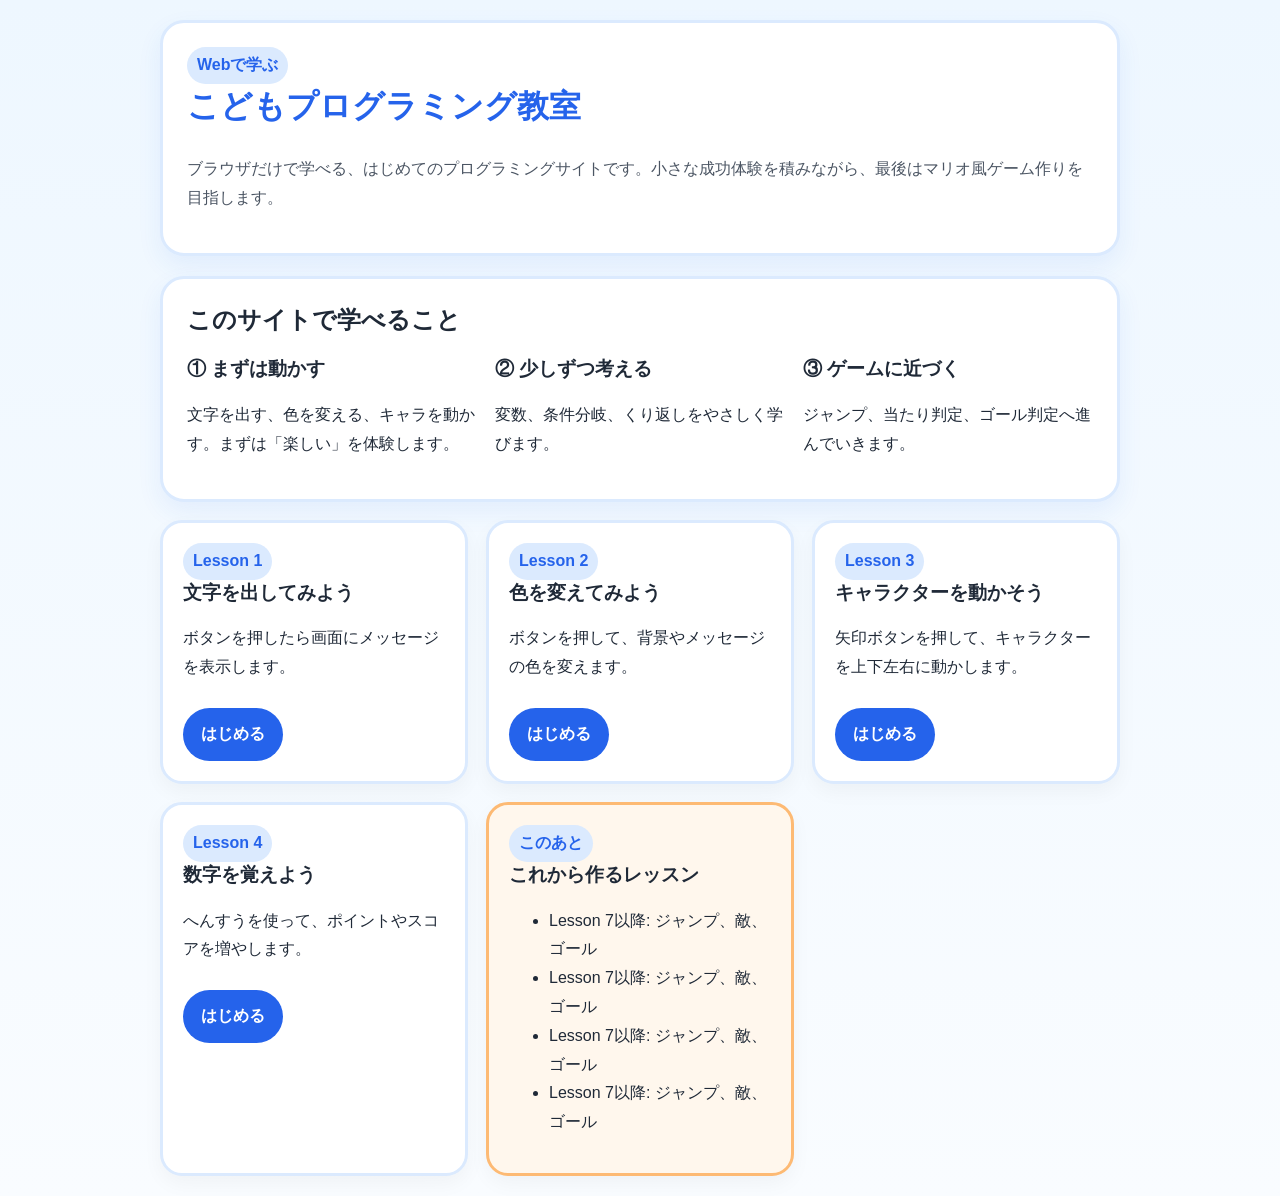
<file: programing.html>
<!DOCTYPE html>
<html lang="ja">
<head>
  <meta charset="UTF-8" />
  <meta name="viewport" content="width=device-width, initial-scale=1.0" />
  <title>こどもプログラミング教室</title>
  <style>
    :root{
      --card:#fff; --text:#1f2937; --sub:#4b5563; --accent:#2563eb; --border:#dbeafe;
    }
    *{box-sizing:border-box}
    body{margin:0;font-family:"Yu Gothic","Hiragino Kaku Gothic ProN",sans-serif;background:linear-gradient(180deg,#eef7ff,#f9fcff);color:var(--text);line-height:1.8}
    .wrap{max-width:1000px;margin:0 auto;padding:20px}
    .hero,.card{background:var(--card);border:3px solid var(--border);border-radius:24px;padding:24px;box-shadow:0 10px 25px rgba(37,99,235,.08)}
    .hero{margin-bottom:20px}
    h1,h2,h3{margin-top:0;line-height:1.4}
    h1{font-size:2rem;color:var(--accent)}
    .lead{color:var(--sub)}
    .grid,.lessons{display:grid;gap:18px}
    .grid{grid-template-columns:repeat(auto-fit,minmax(260px,1fr))}
    .lessons{grid-template-columns:repeat(auto-fit,minmax(280px,1fr));margin-top:18px}
    .tag{display:inline-block;background:#dbeafe;color:var(--accent);padding:4px 10px;border-radius:999px;font-weight:bold}
    .lesson-card{background:#fff;border:3px solid var(--border);border-radius:22px;padding:20px;box-shadow:0 8px 20px rgba(0,0,0,.04)}
    .btn{display:inline-block;text-decoration:none;background:var(--accent);color:#fff;padding:12px 18px;border-radius:999px;font-weight:bold;margin-top:10px}
    .soon{background:#fff7ed;border-color:#fdba74}
  </style>
</head>
<body>
  <div class="wrap">
    <section class="hero">
      <div class="tag">Webで学ぶ</div>
      <h1>こどもプログラミング教室</h1>
      <p class="lead">ブラウザだけで学べる、はじめてのプログラミングサイトです。小さな成功体験を積みながら、最後はマリオ風ゲーム作りを目指します。</p>
    </section>

    <section class="card">
      <h2>このサイトで学べること</h2>
      <div class="grid">
        <div><h3>① まずは動かす</h3><p>文字を出す、色を変える、キャラを動かす。まずは「楽しい」を体験します。</p></div>
        <div><h3>② 少しずつ考える</h3><p>変数、条件分岐、くり返しをやさしく学びます。</p></div>
        <div><h3>③ ゲームに近づく</h3><p>ジャンプ、当たり判定、ゴール判定へ進んでいきます。</p></div>
      </div>
    </section>

    <section class="lessons">
      <article class="lesson-card"><div class="tag">Lesson 1</div><h3>文字を出してみよう</h3><p>ボタンを押したら画面にメッセージを表示します。</p><a class="btn" href="lesson1.html">はじめる</a></article>
      <article class="lesson-card"><div class="tag">Lesson 2</div><h3>色を変えてみよう</h3><p>ボタンを押して、背景やメッセージの色を変えます。</p><a class="btn" href="lesson2.html">はじめる</a></article>
      <article class="lesson-card"><div class="tag">Lesson 3</div><h3>キャラクターを動かそう</h3><p>矢印ボタンを押して、キャラクターを上下左右に動かします。</p><a class="btn" href="lesson3.html">はじめる</a></article>
      <article class="lesson-card"><div class="tag">Lesson 4</div><h3>数字を覚えよう</h3><p>へんすうを使って、ポイントやスコアを増やします。</p><a class="btn" href="lesson4.html">はじめる</a></article>
      <article class="lesson-card soon"><div class="tag">このあと</div><h3>これから作るレッスン</h3><ul><li>Lesson 7以降: ジャンプ、敵、ゴール</li><li>Lesson 7以降: ジャンプ、敵、ゴール</li><li>Lesson 7以降: ジャンプ、敵、ゴール</li><li>Lesson 7以降: ジャンプ、敵、ゴール</li></ul></article>
    </section>
  </div>
</body>
</html>
</file>
<file: hanoi_tower/style.css>
:root {
  --bg: #101827;
  --panel: rgba(255, 255, 255, 0.08);
  --panel-strong: rgba(255, 255, 255, 0.14);
  --text: #f8fafc;
  --muted: #b8c4d6;
  --accent: #62d6ff;
  --accent2: #ffcf5a;
  --danger: #ff7b7b;
  --success: #7cf5a6;
}

* {
  box-sizing: border-box;
}

body {
  margin: 0;
  min-height: 100vh;
  font-family: system-ui, -apple-system, BlinkMacSystemFont, "Segoe UI", sans-serif;
  color: var(--text);
  background:
    radial-gradient(circle at top left, rgba(98, 214, 255, 0.25), transparent 30%),
    radial-gradient(circle at bottom right, rgba(255, 207, 90, 0.18), transparent 30%),
    var(--bg);
}

button,
select {
  font: inherit;
}

.app {
  width: min(1100px, calc(100% - 32px));
  margin: 0 auto;
  padding: 32px 0;
}

.hero {
  display: flex;
  justify-content: space-between;
  gap: 24px;
  align-items: stretch;
  margin-bottom: 20px;
}

.eyebrow {
  margin: 0 0 8px;
  color: var(--accent);
  font-weight: 800;
  letter-spacing: 0.12em;
  text-transform: uppercase;
}

h1 {
  margin: 0;
  font-size: clamp(2.2rem, 8vw, 5rem);
  line-height: 1;
}

.lead {
  margin: 12px 0 0;
  color: var(--muted);
  font-size: 1.05rem;
}

.status-card {
  min-width: 220px;
  display: grid;
  grid-template-columns: 1fr 1fr;
  gap: 12px;
}

.status-card div {
  border: 1px solid rgba(255, 255, 255, 0.12);
  background: var(--panel);
  border-radius: 22px;
  padding: 18px;
  display: flex;
  flex-direction: column;
  justify-content: center;
  backdrop-filter: blur(12px);
}

.status-card span {
  color: var(--muted);
  font-size: 0.86rem;
}

.status-card strong {
  font-size: 2rem;
}

.controls {
  display: flex;
  flex-wrap: wrap;
  gap: 12px;
  padding: 14px;
  background: var(--panel);
  border: 1px solid rgba(255, 255, 255, 0.12);
  border-radius: 22px;
  margin-bottom: 14px;
}

.controls label {
  display: flex;
  align-items: center;
  gap: 8px;
  color: var(--muted);
}

select,
button {
  border: 0;
  border-radius: 999px;
  padding: 10px 16px;
}

select {
  background: #fff;
  color: #111827;
}

button {
  cursor: pointer;
  color: #07111f;
  background: var(--accent);
  font-weight: 800;
  transition: transform 0.15s ease, opacity 0.15s ease;
}

button:hover {
  transform: translateY(-1px);
}

button:disabled {
  cursor: not-allowed;
  opacity: 0.55;
  transform: none;
}

#resetBtn {
  background: var(--accent2);
}

#autoBtn {
  background: var(--success);
}

.message {
  min-height: 44px;
  padding: 12px 16px;
  margin-bottom: 16px;
  border-radius: 16px;
  background: rgba(255, 255, 255, 0.07);
  color: var(--muted);
}

.message.warn {
  color: #ffd5d5;
  background: rgba(255, 123, 123, 0.14);
}

.message.good {
  color: #d8ffe5;
  background: rgba(124, 245, 166, 0.14);
}

.board {
  display: grid;
  grid-template-columns: repeat(3, 1fr);
  gap: 18px;
  min-height: 420px;
  padding: 22px;
  border-radius: 30px;
  background: rgba(255, 255, 255, 0.06);
  border: 1px solid rgba(255, 255, 255, 0.12);
  box-shadow: 0 24px 80px rgba(0, 0, 0, 0.3);
}

.tower {
  position: relative;
  display: flex;
  flex-direction: column-reverse;
  align-items: center;
  justify-content: flex-start;
  gap: 7px;
  min-width: 0;
  padding: 0 10px 34px;
  border-radius: 24px;
  background: rgba(255, 255, 255, 0.045);
  outline: none;
  overflow: hidden;
}

.tower:hover,
.tower.selected,
.tower:focus-visible {
  background: var(--panel-strong);
}

.peg {
  position: absolute;
  bottom: 38px;
  width: 14px;
  height: 78%;
  border-radius: 999px 999px 0 0;
  background: linear-gradient(#dce6f7, #7689a8);
  z-index: 0;
}

.base {
  position: absolute;
  bottom: 24px;
  width: 82%;
  height: 18px;
  border-radius: 999px;
  background: linear-gradient(90deg, #6b7b96, #e3ecff, #6b7b96);
  z-index: 1;
}

.disk {
  position: relative;
  z-index: 2;
  height: 34px;
  border-radius: 999px;
  display: grid;
  place-items: center;
  color: rgba(0, 0, 0, 0.62);
  font-weight: 900;
  box-shadow: inset 0 -6px 12px rgba(0, 0, 0, 0.18), 0 7px 12px rgba(0, 0, 0, 0.25);
  user-select: none;
}

.disk.pickable {
  outline: 3px solid rgba(255, 255, 255, 0.35);
}

.rules {
  margin-top: 18px;
  color: var(--muted);
}

.rules h2 {
  margin-bottom: 8px;
  color: var(--text);
}

.rules ul {
  margin-top: 0;
  padding-left: 1.2em;
}

.modal {
  position: fixed;
  inset: 0;
  display: grid;
  place-items: center;
  padding: 20px;
  background: rgba(0, 0, 0, 0.62);
}

.modal[hidden] {
  display: none;
}

.modal-content {
  width: min(440px, 100%);
  padding: 28px;
  border-radius: 26px;
  color: var(--text);
  background: #172238;
  border: 1px solid rgba(255, 255, 255, 0.15);
  text-align: center;
}

.modal-content h2 {
  margin-top: 0;
  font-size: 2.2rem;
}

@media (max-width: 760px) {
  .hero {
    flex-direction: column;
  }

  .status-card {
    width: 100%;
  }

  .board {
    gap: 8px;
    padding: 12px;
    min-height: 360px;
  }

  .tower {
    padding-inline: 3px;
  }

  .disk {
    height: 30px;
    font-size: 0.8rem;
  }
}
</file>
<file: monty_hall/style.css>
:root {
  --bg: #0f172a;
  --panel: rgba(255, 255, 255, 0.08);
  --panel-strong: rgba(255, 255, 255, 0.14);
  --text: #f8fafc;
  --muted: #cbd5e1;
  --accent: #38bdf8;
  --accent2: #f97316;
  --success: #22c55e;
  --danger: #ef4444;
  --door: #7c3aed;
  --door-open: #334155;
  --shadow: 0 20px 60px rgba(0, 0, 0, 0.35);
}

* {
  box-sizing: border-box;
}

body {
  margin: 0;
  font-family: system-ui, -apple-system, BlinkMacSystemFont, "Segoe UI", sans-serif;
  background:
    radial-gradient(circle at top left, rgba(56, 189, 248, 0.24), transparent 30%),
    radial-gradient(circle at top right, rgba(249, 115, 22, 0.2), transparent 25%),
    var(--bg);
  color: var(--text);
  min-height: 100vh;
}

.app {
  width: min(1180px, calc(100% - 28px));
  margin: 0 auto;
  padding: 28px 0 48px;
}

.hero {
  display: grid;
  grid-template-columns: 1.4fr 0.6fr;
  gap: 24px;
  align-items: stretch;
  margin-bottom: 22px;
}

.eyebrow {
  color: var(--accent);
  letter-spacing: 0.16em;
  text-transform: uppercase;
  font-weight: 800;
  margin: 0 0 10px;
}

h1, h2, p {
  margin-top: 0;
}

h1 {
  font-size: clamp(2.1rem, 5vw, 4.8rem);
  line-height: 1.05;
  margin-bottom: 16px;
}

h2 {
  font-size: 1.15rem;
  margin-bottom: 14px;
}

.lead {
  color: var(--muted);
  font-size: 1.05rem;
  line-height: 1.8;
}

.hero-card,
.panel,
.doors-area {
  background: var(--panel);
  border: 1px solid rgba(255, 255, 255, 0.15);
  border-radius: 26px;
  box-shadow: var(--shadow);
  backdrop-filter: blur(14px);
}

.hero-card {
  display: grid;
  place-items: center;
  padding: 24px;
  text-align: center;
}

.big-number {
  display: block;
  font-size: clamp(3rem, 8vw, 5.8rem);
  font-weight: 900;
  color: var(--accent);
}

.caption,
.label,
.note,
.audio-note,
.hint {
  color: var(--muted);
}

.panel,
.doors-area {
  padding: 22px;
  margin-bottom: 18px;
}

.controls {
  display: grid;
  grid-template-columns: auto 1fr 110px auto;
  gap: 12px;
  align-items: center;
}

input[type="range"] {
  width: 100%;
  accent-color: var(--accent);
}

input[type="number"] {
  width: 100%;
  padding: 12px 14px;
  border-radius: 14px;
  border: 1px solid rgba(255, 255, 255, 0.2);
  background: rgba(15, 23, 42, 0.7);
  color: var(--text);
  font-size: 1rem;
}

button {
  border: 0;
  border-radius: 999px;
  padding: 12px 20px;
  font-weight: 800;
  cursor: pointer;
  color: #082f49;
  background: var(--accent);
  transition: transform 0.15s ease, opacity 0.15s ease, box-shadow 0.15s ease;
  box-shadow: 0 10px 24px rgba(56, 189, 248, 0.22);
}

button:hover {
  transform: translateY(-1px);
}

button:disabled {
  opacity: 0.5;
  cursor: not-allowed;
  transform: none;
}

.secondary {
  background: rgba(255, 255, 255, 0.12);
  color: var(--text);
  box-shadow: none;
}

.accent {
  background: var(--accent2);
  color: #431407;
  box-shadow: 0 10px 24px rgba(249, 115, 22, 0.22);
}

.status-grid {
  display: grid;
  grid-template-columns: repeat(3, 1fr);
  gap: 12px;
}

.status-grid > div {
  background: rgba(255, 255, 255, 0.08);
  border-radius: 18px;
  padding: 14px;
}

.label {
  display: block;
  font-size: 0.8rem;
  margin-bottom: 6px;
}

.audio-note {
  margin: 8px 0 0;
  font-size: 0.92rem;
}

.message {
  margin: 16px 0 0;
  color: #e0f2fe;
  line-height: 1.7;
}

.doors-header {
  display: flex;
  justify-content: space-between;
  align-items: center;
  gap: 12px;
}

.doors {
  display: grid;
  grid-template-columns: repeat(auto-fill, minmax(92px, 1fr));
  gap: 14px;
  margin-top: 14px;
}

.door {
  position: relative;
  min-height: 138px;
  border-radius: 18px 18px 10px 10px;
  border: 3px solid rgba(255, 255, 255, 0.18);
  background:
    linear-gradient(90deg, rgba(255,255,255,0.12), transparent 16%, transparent 84%, rgba(0,0,0,0.18)),
    linear-gradient(160deg, #8b5cf6, var(--door));
  color: white;
  cursor: pointer;
  display: flex;
  align-items: flex-end;
  justify-content: center;
  padding: 12px;
  font-size: 1.15rem;
  font-weight: 900;
  transition: transform 0.18s ease, filter 0.18s ease, border-color 0.18s ease;
  overflow: hidden;
}

.door::before {
  content: "";
  position: absolute;
  top: 16px;
  right: 16px;
  width: 11px;
  height: 11px;
  border-radius: 50%;
  background: #fde68a;
  box-shadow: 0 0 0 4px rgba(0,0,0,0.12);
}

.door:hover {
  transform: translateY(-3px);
  filter: brightness(1.1);
}

.door.selected {
  border-color: var(--accent);
  box-shadow: 0 0 0 4px rgba(56, 189, 248, 0.18);
}

.door.switch-candidate {
  outline: 3px solid rgba(255, 255, 255, 0.28);
  outline-offset: 3px;
}

.door.switch-candidate::after {
  content: "選択OK";
  position: absolute;
  top: 12px;
  left: 12px;
  color: #e0f2fe;
  background: rgba(14, 116, 144, 0.72);
  border-radius: 999px;
  padding: 4px 8px;
  font-size: 0.75rem;
}

.door.selected.switch-candidate::after {
  content: "維持";
}
.door.final-selected {
  border-color: var(--accent2);
  box-shadow: 0 0 0 4px rgba(249, 115, 22, 0.2);
}

.door.opened {
  background: linear-gradient(160deg, #475569, var(--door-open));
  color: #94a3b8;
  cursor: default;
  transform: none;
  opacity: 0.55;
}

.door.opened::after {
  content: "ハズレ";
  position: absolute;
  top: 48%;
  left: 50%;
  transform: translate(-50%, -50%) rotate(-8deg);
  font-size: 0.82rem;
  color: #cbd5e1;
  border: 1px solid rgba(255,255,255,0.3);
  padding: 4px 8px;
  border-radius: 999px;
}

.door.win {
  background: linear-gradient(160deg, #22c55e, #15803d);
}

.door.lose-final {
  background: linear-gradient(160deg, #ef4444, #991b1b);
}

.action-buttons {
  display: flex;
  gap: 12px;
  flex-wrap: wrap;
}

.result-badge {
  width: 110px;
  height: 110px;
  border-radius: 50%;
  display: grid;
  place-items: center;
  font-size: 2.6rem;
  font-weight: 900;
  margin-bottom: 14px;
  background: var(--panel-strong);
}

.result-badge.success {
  background: rgba(34, 197, 94, 0.22);
  color: #86efac;
}

.result-badge.danger {
  background: rgba(239, 68, 68, 0.22);
  color: #fecaca;
}

.hidden {
  display: none;
}

.explain-panel p,
.result-panel p,
.action-panel p {
  line-height: 1.8;
  color: var(--muted);
}

@media (max-width: 760px) {
  .hero,
  .status-grid,
  .controls {
    grid-template-columns: 1fr;
  }

  .doors {
    grid-template-columns: repeat(auto-fill, minmax(76px, 1fr));
    gap: 10px;
  }

  .door {
    min-height: 116px;
    font-size: 1rem;
  }
}
</file>
